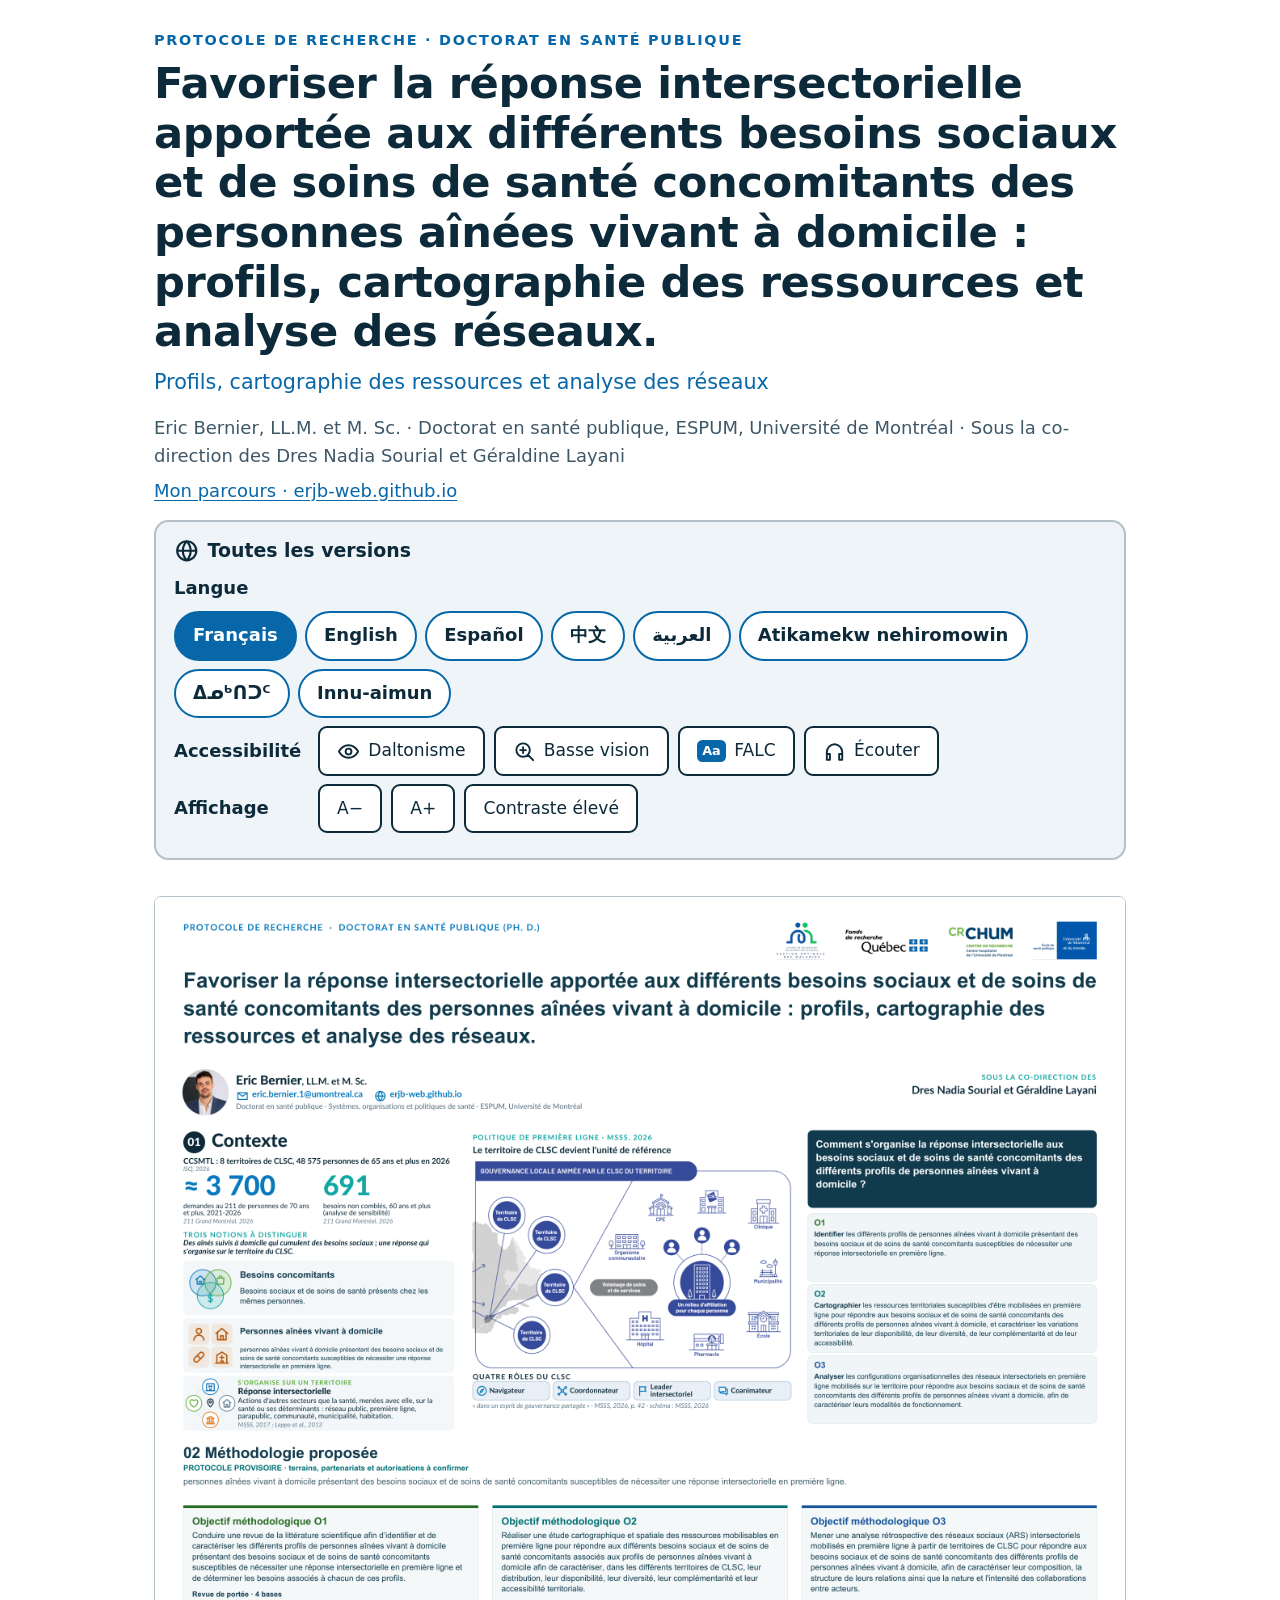
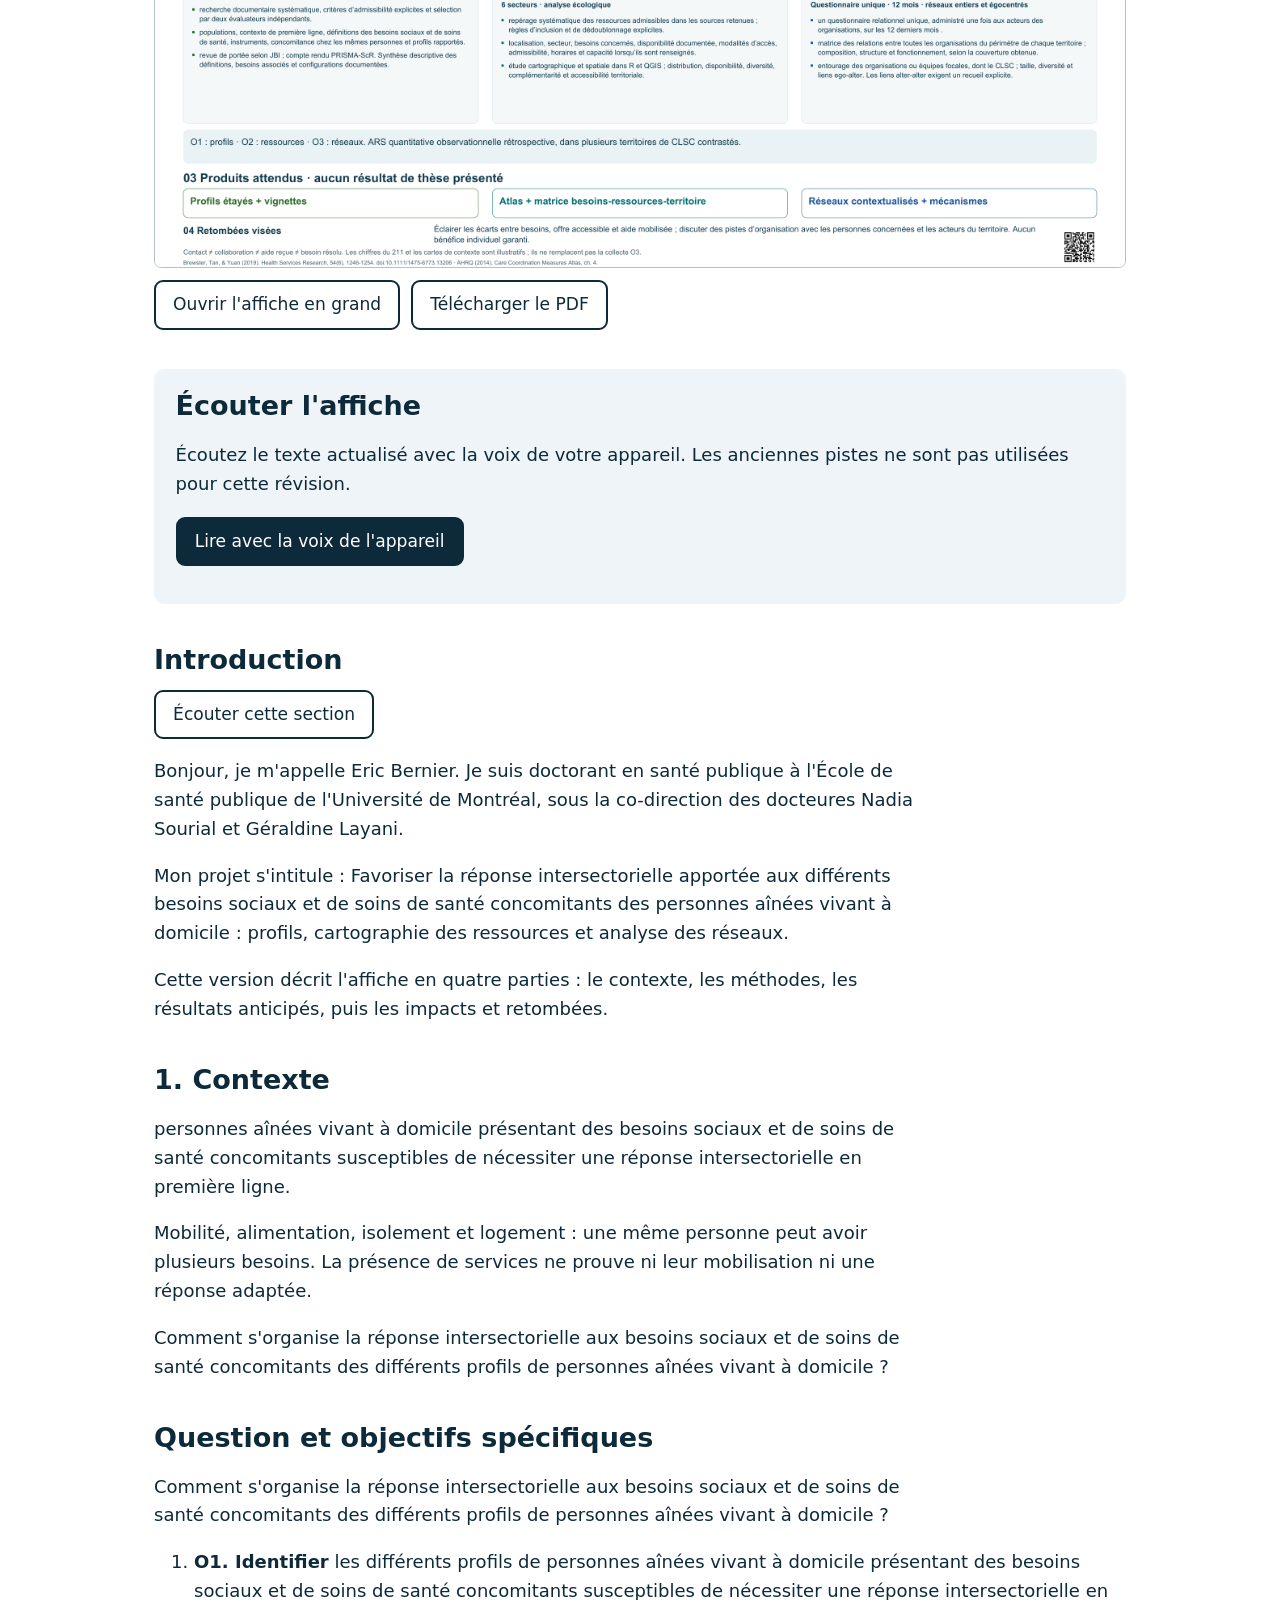
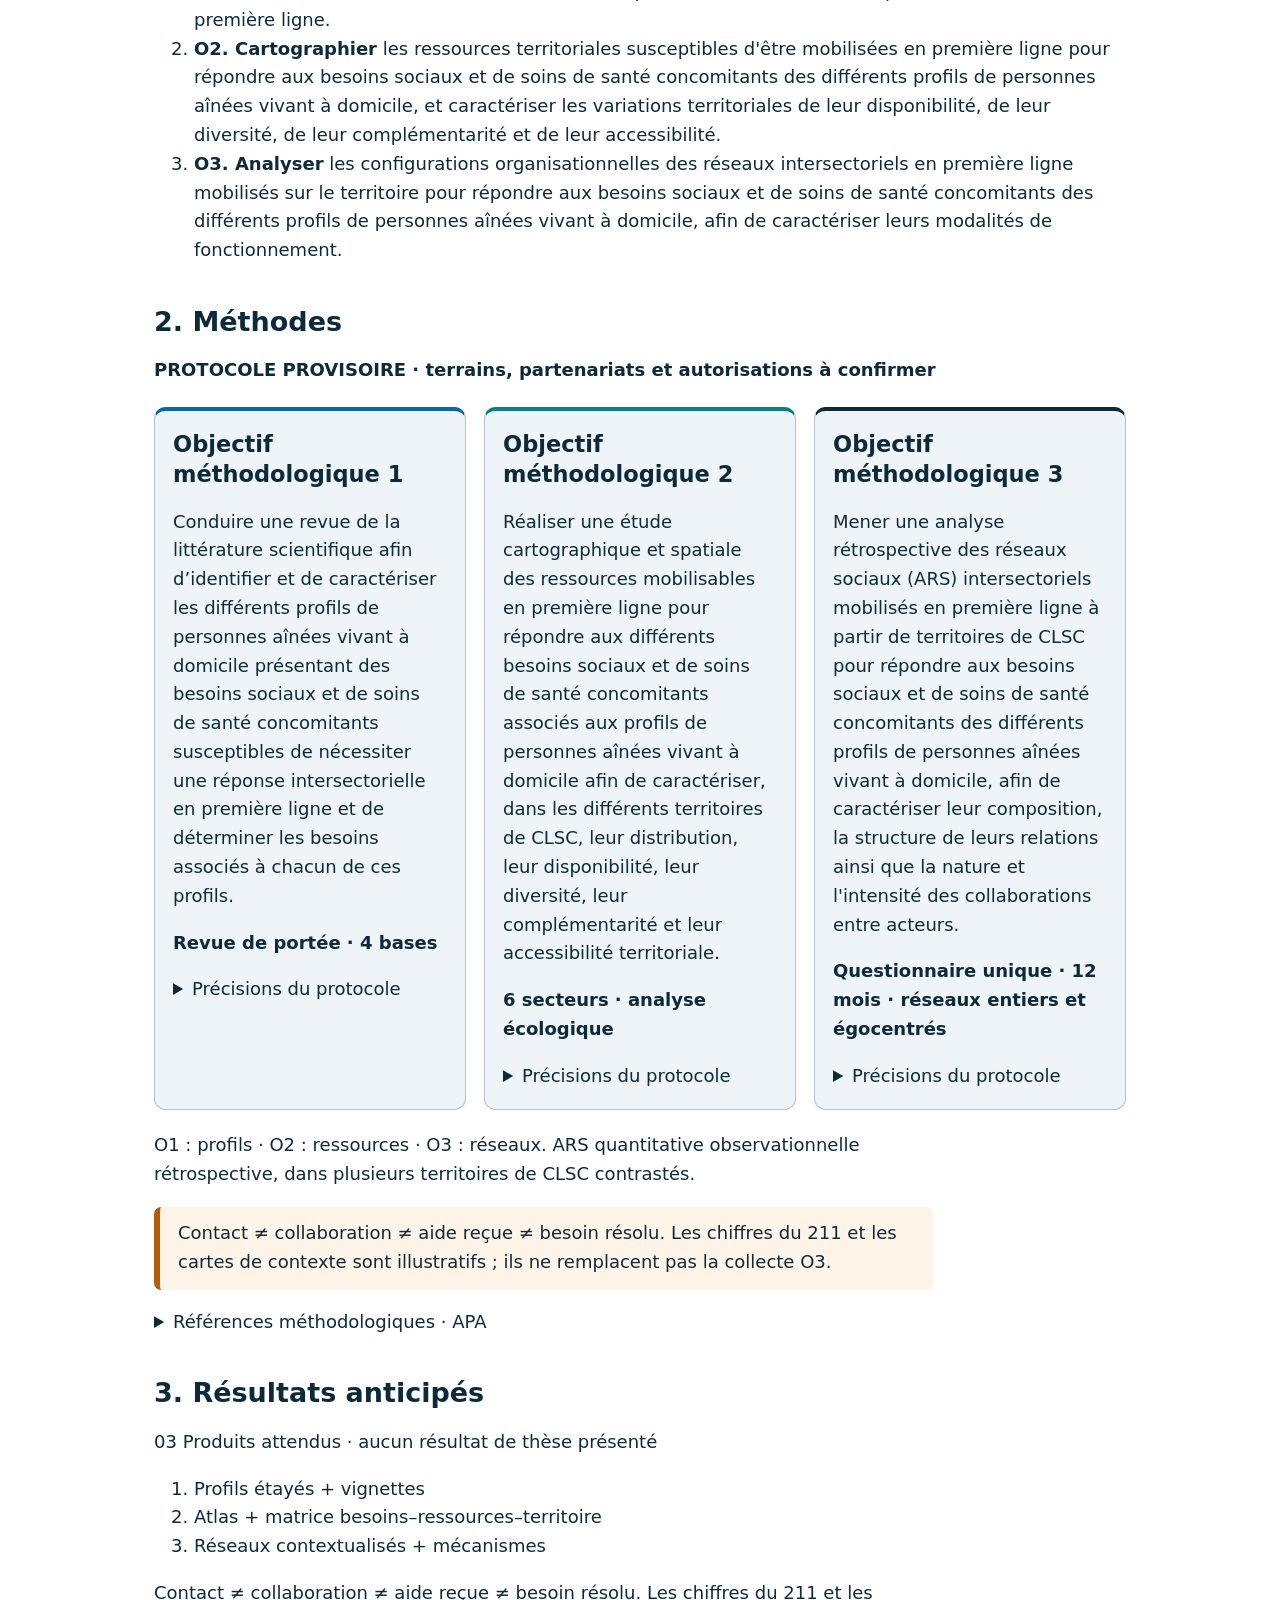
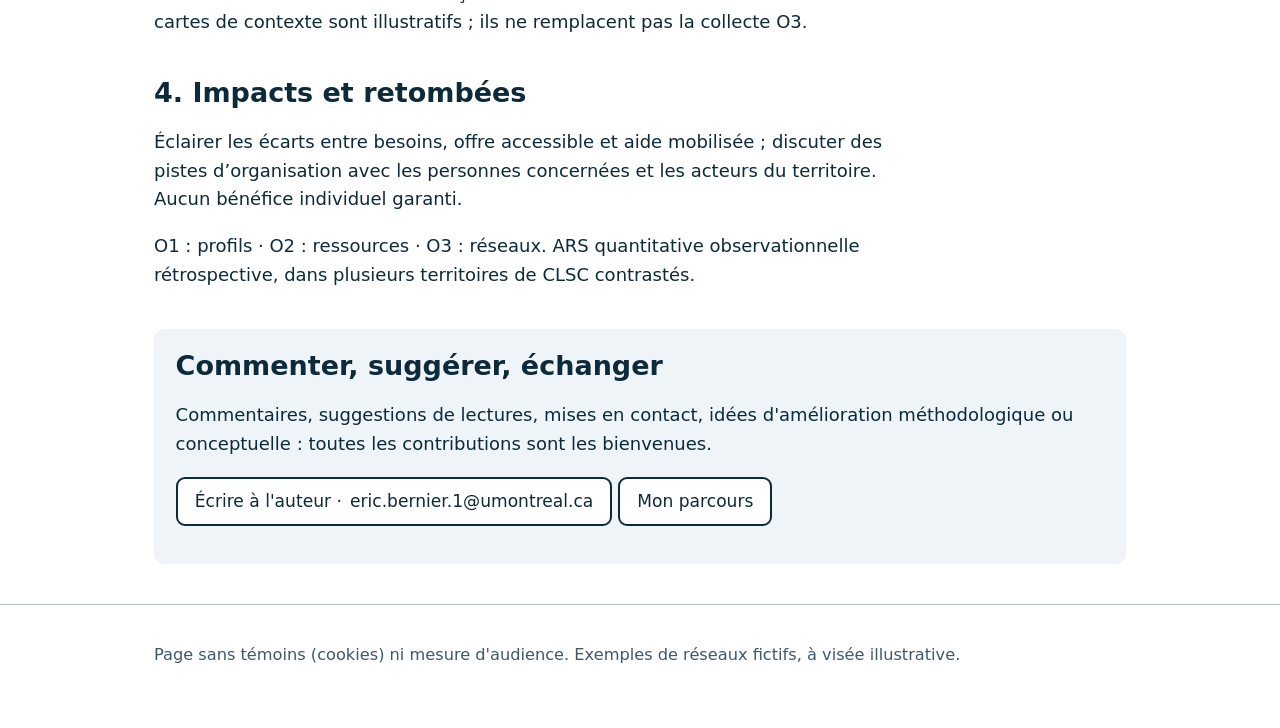
<file: index.html>
<!doctype html>
<html lang="fr" data-tts="fr-CA" data-version-methodologie="2026-10-21">
<head>
<meta charset="utf-8">
<meta name="viewport" content="width=device-width, initial-scale=1">
<title>Favoriser la réponse intersectorielle apportée aux différents besoins sociaux et de soins de santé concomitants des personnes aînées vivant à domicile : profils, cartographie des ressources et analyse des réseaux.</title>
<meta name="description" content="Profils, cartographie des ressources et analyse des réseaux">
<link rel="alternate" hreflang="fr" href="./">
<link rel="alternate" hreflang="en" href="en/">
<link rel="alternate" hreflang="es" href="es/">
<link rel="alternate" hreflang="zh-Hans" href="zh/">
<link rel="alternate" hreflang="ar" href="ar/">
<link rel="alternate" hreflang="atj" href="atj/">
<link rel="alternate" hreflang="iu" href="iu/">
<link rel="alternate" hreflang="moe" href="innu/">
<link rel="stylesheet" href="assets/style.css?v=e0b63c5130">
</head>
<body>
<a class="skip" href="#contenu">Aller au contenu</a>
<header class="top"><div class="wrap">
<p class="kicker">Protocole de recherche · Doctorat en santé publique</p>
<h1>Favoriser la réponse intersectorielle apportée aux différents besoins sociaux et de soins de santé concomitants des personnes aînées vivant à domicile : profils, cartographie des ressources et analyse des réseaux.</h1>
<p class="subtitle">Profils, cartographie des ressources et analyse des réseaux</p>
<p class="byline">Eric Bernier, LL.M. et M. Sc. · Doctorat en santé publique, ESPUM, Université de Montréal · Sous la co-direction des Dres Nadia Sourial et Géraldine Layani</p>
<p class="byline"><a href="https://erjb-web.github.io/#parcours">Mon parcours · erjb-web.github.io</a></p>
<nav class="versions" aria-labelledby="h-versions">
<h2 id="h-versions"><svg class="ic" viewBox="0 0 24 24" aria-hidden="true" focusable="false"><path d="M12 21 A9 9 0 1 0 12 3 A9 9 0 1 0 12 21 Z M3 12 H21 M12 3 C9.5 5.6 8.3 8.7 8.3 12 C8.3 15.3 9.5 18.4 12 21 M12 3 C14.5 5.6 15.7 8.7 15.7 12 C15.7 15.3 14.5 18.4 12 21" fill="none" stroke="currentColor" stroke-width="2" stroke-linecap="round" stroke-linejoin="round"/></svg>Toutes les versions</h2>
<div class="row"><span class="lab" id="lab-lang">Langue</span><ul class="pills" aria-labelledby="lab-lang">
<li><a href="./" hreflang="fr" lang="fr" aria-current="page">Français</a></li>
<li><a href="en/" hreflang="en" lang="en">English</a></li>
<li><a href="es/" hreflang="es" lang="es">Español</a></li>
<li><a href="zh/" hreflang="zh-Hans" lang="zh-Hans">中文</a></li>
<li><a href="ar/" hreflang="ar" lang="ar">العربية</a></li>
<li><a href="atj/" hreflang="atj" lang="atj">Atikamekw nehiromowin</a></li>
<li><a href="iu/" hreflang="iu" lang="iu">ᐃᓄᒃᑎᑐᑦ</a></li>
<li><a href="innu/" hreflang="moe" lang="moe">Innu-aimun</a></li>
</ul></div>
<div class="row"><span class="lab">Accessibilité</span>
<button type="button" id="daltonisme" aria-pressed="false"><svg class="ic" viewBox="0 0 24 24" aria-hidden="true" focusable="false"><path d="M2 12 C4.5 7.5 8 5.5 12 5.5 C16 5.5 19.5 7.5 22 12 C19.5 16.5 16 18.5 12 18.5 C8 18.5 4.5 16.5 2 12 Z M12 15 A3 3 0 1 0 12 9 A3 3 0 1 0 12 15 Z" fill="none" stroke="currentColor" stroke-width="2" stroke-linecap="round" stroke-linejoin="round"/></svg>Daltonisme</button>
<button type="button" id="bassevision" aria-pressed="false"><svg class="ic" viewBox="0 0 24 24" aria-hidden="true" focusable="false"><path d="M10.5 17.5 A7 7 0 1 0 10.5 3.5 A7 7 0 1 0 10.5 17.5 Z M15.6 15.6 L21 21 M7.5 10.5 H13.5 M10.5 7.5 V13.5" fill="none" stroke="currentColor" stroke-width="2" stroke-linecap="round" stroke-linejoin="round"/></svg>Basse vision</button>
<a class="btn" href="falc/" hreflang="fr"><span class="badge" aria-hidden="true">Aa</span>FALC</a>
<a class="btn" href="#ecouter"><svg class="ic" viewBox="0 0 24 24" aria-hidden="true" focusable="false"><path d="M4 15 V12.5 A8 8 0 0 1 20 12.5 V15 M4 14.5 H7.2 V20.5 H4 Z M20 14.5 H16.8 V20.5 H20 Z" fill="none" stroke="currentColor" stroke-width="2" stroke-linecap="round" stroke-linejoin="round"/></svg>Écouter</a>
</div>
<div class="row"><span class="lab">Affichage</span>
<button type="button" id="moins" aria-label="Réduire le texte">A−</button><button type="button" id="plus" aria-label="Agrandir le texte">A+</button>
<button type="button" id="contraste" aria-pressed="false">Contraste élevé</button></div>
</nav>
</div></header>
<main id="contenu" class="wrap">
<figure id="affiche-fig"><img id="affiche" src="img/affiche-fr.png?v=a03a8cca20" data-std="img/affiche-fr.png?v=a03a8cca20" data-cb="img/affiche-fr-daltonien.png?v=f433c5023a" alt="Affiche scientifique en quatre parties : contexte, méthodes, résultats anticipés, impacts et retombées. Description complète dans le texte de cette page." data-alt-std="Affiche scientifique en quatre parties : contexte, méthodes, résultats anticipés, impacts et retombées. Description complète dans le texte de cette page." data-alt-cb="Affiche en version adaptée au daltonisme : couleurs Okabe-Ito et une forme différente par secteur dans les réseaux. Description complète dans le texte de cette page." width="2400" height="2400">
<figcaption><a class="btn" href="img/affiche-fr.png?v=a03a8cca20" data-std="img/affiche-fr.png?v=a03a8cca20" data-cb="img/affiche-fr-daltonien.png?v=f433c5023a">Ouvrir l&#x27;affiche en grand</a><a class="btn" href="pdf/affiche-fr.pdf?v=44914d2173" data-std="pdf/affiche-fr.pdf?v=44914d2173" data-cb="pdf/affiche-fr-daltonien.pdf?v=e40689f669">Télécharger le PDF</a></figcaption></figure>
<section class="zoom" aria-labelledby="h-zoom"><h2 id="h-zoom">L&#x27;affiche en grand, partie par partie</h2>
<figure><h3>1 · Titre et auteur</h3><img src="img/zoom/fr-1.png?v=70576cffe6" data-std="img/zoom/fr-1.png?v=70576cffe6" data-cb="img/zoom/fr-daltonien-1.png?v=1bb9cb08cb" alt="Titre et auteur" loading="lazy"><figcaption><a class="btn" href="img/zoom/fr-1.png?v=70576cffe6" data-std="img/zoom/fr-1.png?v=70576cffe6" data-cb="img/zoom/fr-daltonien-1.png?v=1bb9cb08cb">Ouvrir en taille réelle</a></figcaption></figure>
<figure><h3>2 · Contexte : chiffres et notions</h3><img src="img/zoom/fr-2.png?v=1c564b7d8a" data-std="img/zoom/fr-2.png?v=1c564b7d8a" data-cb="img/zoom/fr-daltonien-2.png?v=a2e315d1db" alt="Contexte : chiffres et notions" loading="lazy"><figcaption><a class="btn" href="img/zoom/fr-2.png?v=1c564b7d8a" data-std="img/zoom/fr-2.png?v=1c564b7d8a" data-cb="img/zoom/fr-daltonien-2.png?v=a2e315d1db">Ouvrir en taille réelle</a></figcaption></figure>
<figure><h3>3 · Contexte : politique de première ligne</h3><img src="img/zoom/fr-3.png?v=1224de5cd1" data-std="img/zoom/fr-3.png?v=1224de5cd1" data-cb="img/zoom/fr-daltonien-3.png?v=2fd16244a4" alt="Contexte : politique de première ligne" loading="lazy"><figcaption><a class="btn" href="img/zoom/fr-3.png?v=1224de5cd1" data-std="img/zoom/fr-3.png?v=1224de5cd1" data-cb="img/zoom/fr-daltonien-3.png?v=2fd16244a4">Ouvrir en taille réelle</a></figcaption></figure>
<figure><h3>4 · Contexte : besoins, ressources et liens</h3><img src="img/zoom/fr-4.png?v=7f9050c78f" data-std="img/zoom/fr-4.png?v=7f9050c78f" data-cb="img/zoom/fr-daltonien-4.png?v=c762639cbc" alt="Contexte : besoins, ressources et liens" loading="lazy"><figcaption><a class="btn" href="img/zoom/fr-4.png?v=7f9050c78f" data-std="img/zoom/fr-4.png?v=7f9050c78f" data-cb="img/zoom/fr-daltonien-4.png?v=c762639cbc">Ouvrir en taille réelle</a></figcaption></figure>
<figure><h3>5 · Méthodes : profils et ressources</h3><img src="img/zoom/fr-5.png?v=6131bb3676" data-std="img/zoom/fr-5.png?v=6131bb3676" data-cb="img/zoom/fr-daltonien-5.png?v=6c0c9da4bd" alt="Méthodes : profils et ressources" loading="lazy"><figcaption><a class="btn" href="img/zoom/fr-5.png?v=6131bb3676" data-std="img/zoom/fr-5.png?v=6131bb3676" data-cb="img/zoom/fr-daltonien-5.png?v=6c0c9da4bd">Ouvrir en taille réelle</a></figcaption></figure>
<figure><h3>6 · Méthodes : réseaux et entretiens</h3><img src="img/zoom/fr-6.png?v=edc326e432" data-std="img/zoom/fr-6.png?v=edc326e432" data-cb="img/zoom/fr-daltonien-6.png?v=e6e3b7d177" alt="Méthodes : réseaux et entretiens" loading="lazy"><figcaption><a class="btn" href="img/zoom/fr-6.png?v=edc326e432" data-std="img/zoom/fr-6.png?v=edc326e432" data-cb="img/zoom/fr-daltonien-6.png?v=e6e3b7d177">Ouvrir en taille réelle</a></figcaption></figure>
<figure><h3>7 · Résultats anticipés : trois produits</h3><img src="img/zoom/fr-7.png?v=990a15c7dd" data-std="img/zoom/fr-7.png?v=990a15c7dd" data-cb="img/zoom/fr-daltonien-7.png?v=c1bb5a0f3c" alt="Résultats anticipés : trois produits" loading="lazy"><figcaption><a class="btn" href="img/zoom/fr-7.png?v=990a15c7dd" data-std="img/zoom/fr-7.png?v=990a15c7dd" data-cb="img/zoom/fr-daltonien-7.png?v=c1bb5a0f3c">Ouvrir en taille réelle</a></figcaption></figure>
<figure><h3>8 · Impacts et retombées, codes QR</h3><img src="img/zoom/fr-8.png?v=347ffcf8de" data-std="img/zoom/fr-8.png?v=347ffcf8de" data-cb="img/zoom/fr-daltonien-8.png?v=347ffcf8de" alt="Impacts et retombées, codes QR" loading="lazy"><figcaption><a class="btn" href="img/zoom/fr-8.png?v=347ffcf8de" data-std="img/zoom/fr-8.png?v=347ffcf8de" data-cb="img/zoom/fr-daltonien-8.png?v=347ffcf8de">Ouvrir en taille réelle</a></figcaption></figure>
</section>
<section class="listen" aria-labelledby="ecouter"><h2 id="ecouter">Écouter l&#x27;affiche</h2><p data-say="Écoutez le texte actualisé avec la voix de votre appareil. Les anciennes pistes ne sont pas utilisées pour cette révision.">Écoutez le texte actualisé avec la voix de votre appareil. Les anciennes pistes ne sont pas utilisées pour cette révision.</p>
<p id="tts-note" class="note hidden">Les enregistrements ne sont pas encore en ligne : la page peut lire le texte avec la voix de votre appareil.</p>
<p id="no-voice" class="note hidden">Pas encore de version audio dans cette langue.</p>
<p><button type="button" class="tts primary btn" data-speak="all">Lire avec la voix de l&#x27;appareil</button> <button type="button" id="stop" class="tts hidden">Arrêter la lecture</button></p>

</section>
<section class="text" id="intro" aria-labelledby="h-intro"><h2 id="h-intro">Introduction</h2>
<p class="say"><button type="button" class="tts" data-speak="intro">Écouter cette section</button></p>
<p data-say="Bonjour, je m&#x27;appelle Eric Bernier. Je suis doctorant en santé publique à l&#x27;École de santé publique de l&#x27;Université de Montréal, sous la co-direction des docteures Nadia Sourial et Géraldine Layani.">Bonjour, je m&#x27;appelle Eric Bernier. Je suis doctorant en santé publique à l&#x27;École de santé publique de l&#x27;Université de Montréal, sous la co-direction des docteures Nadia Sourial et Géraldine Layani.</p>
<p data-say="Mon projet s&#x27;intitule : Favoriser la réponse intersectorielle apportée aux différents besoins sociaux et de soins de santé concomitants des personnes aînées vivant à domicile : profils, cartographie des ressources et analyse des réseaux.">Mon projet s&#x27;intitule : Favoriser la réponse intersectorielle apportée aux différents besoins sociaux et de soins de santé concomitants des personnes aînées vivant à domicile : profils, cartographie des ressources et analyse des réseaux.</p>
<p data-say="Cette version décrit l&#x27;affiche en quatre parties : le contexte, les méthodes, les résultats anticipés, puis les impacts et retombées.">Cette version décrit l&#x27;affiche en quatre parties : le contexte, les méthodes, les résultats anticipés, puis les impacts et retombées.</p>
</section>
<section class="text" id="contexte" aria-labelledby="h-contexte"><h2 id="h-contexte">1. Contexte</h2><p data-say="personnes aînées vivant à domicile présentant des besoins sociaux et de soins de santé concomitants susceptibles de nécessiter une réponse intersectorielle en première ligne.">personnes aînées vivant à domicile présentant des besoins sociaux et de soins de santé concomitants susceptibles de nécessiter une réponse intersectorielle en première ligne.</p><p data-say="Mobilité, alimentation, isolement et logement : une même personne peut avoir plusieurs besoins. La présence de services ne prouve ni leur mobilisation ni une réponse adaptée.">Mobilité, alimentation, isolement et logement : une même personne peut avoir plusieurs besoins. La présence de services ne prouve ni leur mobilisation ni une réponse adaptée.</p><p data-say="Comment s&#x27;organise la réponse intersectorielle aux besoins sociaux et de soins de santé concomitants des différents profils de personnes aînées vivant à domicile ?">Comment s&#x27;organise la réponse intersectorielle aux besoins sociaux et de soins de santé concomitants des différents profils de personnes aînées vivant à domicile ?</p></section>
<section class="text" id="objectifs-recherche"><h2>Question et objectifs spécifiques</h2><p data-say="Comment s&#x27;organise la réponse intersectorielle aux besoins sociaux et de soins de santé concomitants des différents profils de personnes aînées vivant à domicile ?">Comment s&#x27;organise la réponse intersectorielle aux besoins sociaux et de soins de santé concomitants des différents profils de personnes aînées vivant à domicile ?</p><ol><li><strong>O1. Identifier</strong> les différents profils de personnes aînées vivant à domicile présentant des besoins sociaux et de soins de santé concomitants susceptibles de nécessiter une réponse intersectorielle en première ligne.</li><li><strong>O2. Cartographier</strong> les ressources territoriales susceptibles d&#x27;être mobilisées en première ligne pour répondre aux besoins sociaux et de soins de santé concomitants des différents profils de personnes aînées vivant à domicile, et caractériser les variations territoriales de leur disponibilité, de leur diversité, de leur complémentarité et de leur accessibilité.</li><li><strong>O3. Analyser</strong> les configurations organisationnelles des réseaux intersectoriels en première ligne mobilisés sur le territoire pour répondre aux besoins sociaux et de soins de santé concomitants des différents profils de personnes aînées vivant à domicile, afin de caractériser leurs modalités de fonctionnement.</li></ol></section><section class="text" id="methodes" aria-labelledby="h-methodes"><h2 id="h-methodes">2. Méthodes</h2><p class="statut-protocole" data-say="PROTOCOLE PROVISOIRE · terrains, partenariats et autorisations à confirmer">PROTOCOLE PROVISOIRE · terrains, partenariats et autorisations à confirmer</p><div class="methodes-cartes"><article><h3>Objectif méthodologique 1</h3><p class="methodo-formulation-officielle" data-say="Conduire une revue de la littérature scientifique afin d’identifier et de caractériser les différents profils de personnes aînées vivant à domicile présentant des besoins sociaux et de soins de santé concomitants susceptibles de nécessiter une réponse intersectorielle en première ligne et de déterminer les besoins associés à chacun de ces profils.">Conduire une revue de la littérature scientifique afin d’identifier et de caractériser les différents profils de personnes aînées vivant à domicile présentant des besoins sociaux et de soins de santé concomitants susceptibles de nécessiter une réponse intersectorielle en première ligne et de déterminer les besoins associés à chacun de ces profils.</p><p class="methode-repere" data-say="Revue de portée · 4 bases">Revue de portée · 4 bases</p><details><summary>Précisions du protocole</summary><ol><li data-say="recherche documentaire systématique, critères d’admissibilité explicites et sélection par deux évaluateurs indépendants.">recherche documentaire systématique, critères d’admissibilité explicites et sélection par deux évaluateurs indépendants.</li><li data-say="populations, contexte de première ligne, définitions des besoins sociaux et de soins de santé, instruments, concomitance chez les mêmes personnes et profils rapportés.">populations, contexte de première ligne, définitions des besoins sociaux et de soins de santé, instruments, concomitance chez les mêmes personnes et profils rapportés.</li><li data-say="revue de portée selon JBI ; compte rendu PRISMA-ScR. Synthèse descriptive des définitions, besoins associés et configurations documentées.">revue de portée selon JBI ; compte rendu PRISMA-ScR. Synthèse descriptive des définitions, besoins associés et configurations documentées.</li></ol></details></article><article><h3>Objectif méthodologique 2</h3><p class="methodo-formulation-officielle" data-say="Réaliser une étude cartographique et spatiale des ressources mobilisables en première ligne pour répondre aux différents besoins sociaux et de soins de santé concomitants associés aux profils de personnes aînées vivant à domicile afin de caractériser, dans les différents territoires de CLSC, leur distribution, leur disponibilité, leur diversité, leur complémentarité et leur accessibilité territoriale.">Réaliser une étude cartographique et spatiale des ressources mobilisables en première ligne pour répondre aux différents besoins sociaux et de soins de santé concomitants associés aux profils de personnes aînées vivant à domicile afin de caractériser, dans les différents territoires de CLSC, leur distribution, leur disponibilité, leur diversité, leur complémentarité et leur accessibilité territoriale.</p><p class="methode-repere" data-say="6 secteurs · analyse écologique">6 secteurs · analyse écologique</p><details><summary>Précisions du protocole</summary><ol><li data-say="repérage systématique des ressources admissibles dans les sources retenues ; règles d’inclusion et de dédoublonnage explicites.">repérage systématique des ressources admissibles dans les sources retenues ; règles d’inclusion et de dédoublonnage explicites.</li><li data-say="localisation, secteur, besoins concernés, disponibilité documentée, modalités d’accès, admissibilité, horaires et capacité lorsqu’ils sont renseignés.">localisation, secteur, besoins concernés, disponibilité documentée, modalités d’accès, admissibilité, horaires et capacité lorsqu’ils sont renseignés.</li><li data-say="étude cartographique et spatiale dans R et QGIS ; distribution, disponibilité, diversité, complémentarité et accessibilité territoriale.">étude cartographique et spatiale dans R et QGIS ; distribution, disponibilité, diversité, complémentarité et accessibilité territoriale.</li></ol></details></article><article><h3>Objectif méthodologique 3</h3><p class="methodo-formulation-officielle" data-say="Mener une analyse rétrospective des réseaux sociaux (ARS) intersectoriels mobilisés en première ligne à partir de territoires de CLSC pour répondre aux besoins sociaux et de soins de santé concomitants des différents profils de personnes aînées vivant à domicile, afin de caractériser leur composition, la structure de leurs relations ainsi que la nature et l&#x27;intensité des collaborations entre acteurs.">Mener une analyse rétrospective des réseaux sociaux (ARS) intersectoriels mobilisés en première ligne à partir de territoires de CLSC pour répondre aux besoins sociaux et de soins de santé concomitants des différents profils de personnes aînées vivant à domicile, afin de caractériser leur composition, la structure de leurs relations ainsi que la nature et l&#x27;intensité des collaborations entre acteurs.</p><p class="methode-repere" data-say="Questionnaire unique · 12 mois · réseaux entiers et égocentrés">Questionnaire unique · 12 mois · réseaux entiers et égocentrés</p><details><summary>Précisions du protocole</summary><ol><li data-say="un questionnaire relationnel unique, administré une fois aux acteurs des organisations, sur les 12 derniers mois .">un questionnaire relationnel unique, administré une fois aux acteurs des organisations, sur les 12 derniers mois .</li><li data-say="matrice des relations entre toutes les organisations du périmètre de chaque territoire ; composition, structure et fonctionnement, selon la couverture obtenue.">matrice des relations entre toutes les organisations du périmètre de chaque territoire ; composition, structure et fonctionnement, selon la couverture obtenue.</li><li data-say="entourage des organisations ou équipes focales, dont le CLSC ; taille, diversité et liens ego–alter. Les liens alter–alter exigent un recueil explicite.">entourage des organisations ou équipes focales, dont le CLSC ; taille, diversité et liens ego–alter. Les liens alter–alter exigent un recueil explicite.</li></ol></details></article></div><p data-say="O1 : profils · O2 : ressources · O3 : réseaux. ARS quantitative observationnelle rétrospective, dans plusieurs territoires de CLSC contrastés.">O1 : profils · O2 : ressources · O3 : réseaux. ARS quantitative observationnelle rétrospective, dans plusieurs territoires de CLSC contrastés.</p><p class="prelim" data-say="Contact ≠ collaboration ≠ aide reçue ≠ besoin résolu. Les chiffres du 211 et les cartes de contexte sont illustratifs ; ils ne remplacent pas la collecte O3.">Contact ≠ collaboration ≠ aide reçue ≠ besoin résolu. Les chiffres du 211 et les cartes de contexte sont illustratifs ; ils ne remplacent pas la collecte O3.</p><details class="sources-ars"><summary>Références méthodologiques · APA</summary><p>Brewster, A. L., Tan, A. X., &amp; Yuan, C. T. (2019). Development and application of a survey instrument to measure collaboration among health care and social services organizations. <i>Health Services Research, 54</i>(6), 1246–1254. <a href="https://doi.org/10.1111/1475-6773.13206">https://doi.org/10.1111/1475-6773.13206</a></p><p>Agency for Healthcare Research and Quality. (2014). Chapter 4: Emerging trends in care coordination measurement. In <i>Care coordination measures atlas update</i>. <a href="https://www.ahrq.gov/ncepcr/care/coordination/atlas/chapter4.html">AHRQ</a></p></details></section>
<section class="text" id="resultats" aria-labelledby="h-resultats"><h2 id="h-resultats">3. Résultats anticipés</h2><p data-say="03  Produits attendus · aucun résultat de thèse présenté">03  Produits attendus · aucun résultat de thèse présenté</p><ol><li data-say="Profils étayés + vignettes">Profils étayés + vignettes</li><li data-say="Atlas + matrice besoins–ressources–territoire">Atlas + matrice besoins–ressources–territoire</li><li data-say="Réseaux contextualisés + mécanismes">Réseaux contextualisés + mécanismes</li></ol><p data-say="Contact ≠ collaboration ≠ aide reçue ≠ besoin résolu. Les chiffres du 211 et les cartes de contexte sont illustratifs ; ils ne remplacent pas la collecte O3.">Contact ≠ collaboration ≠ aide reçue ≠ besoin résolu. Les chiffres du 211 et les cartes de contexte sont illustratifs ; ils ne remplacent pas la collecte O3.</p></section>
<section class="text" id="impacts" aria-labelledby="h-impacts"><h2 id="h-impacts">4. Impacts et retombées</h2><p data-say="Éclairer les écarts entre besoins, offre accessible et aide mobilisée ; discuter des pistes d’organisation avec les personnes concernées et les acteurs du territoire. Aucun bénéfice individuel garanti.">Éclairer les écarts entre besoins, offre accessible et aide mobilisée ; discuter des pistes d’organisation avec les personnes concernées et les acteurs du territoire. Aucun bénéfice individuel garanti.</p><p data-say="O1 : profils · O2 : ressources · O3 : réseaux. ARS quantitative observationnelle rétrospective, dans plusieurs territoires de CLSC contrastés.">O1 : profils · O2 : ressources · O3 : réseaux. ARS quantitative observationnelle rétrospective, dans plusieurs territoires de CLSC contrastés.</p></section>
<section class="listen" aria-labelledby="contact"><h2 id="contact">Commenter, suggérer, échanger</h2><p>Commentaires, suggestions de lectures, mises en contact, idées d&#x27;amélioration méthodologique ou conceptuelle : toutes les contributions sont les bienvenues.</p><p>
<a class="btn" href="mailto:eric.bernier.1@umontreal.ca">Écrire à l&#x27;auteur · <span dir="ltr">eric.bernier.1@umontreal.ca</span></a> <a class="btn" href="https://erjb-web.github.io/#parcours">Mon parcours</a></p></section>
</main>
<footer><div class="wrap"><p>Page sans témoins (cookies) ni mesure d&#x27;audience. Exemples de réseaux fictifs, à visée illustrative.</p></div></footer>
<script src="assets/app.js?v=f458c722fc"></script>
</body>
</html>
</file>
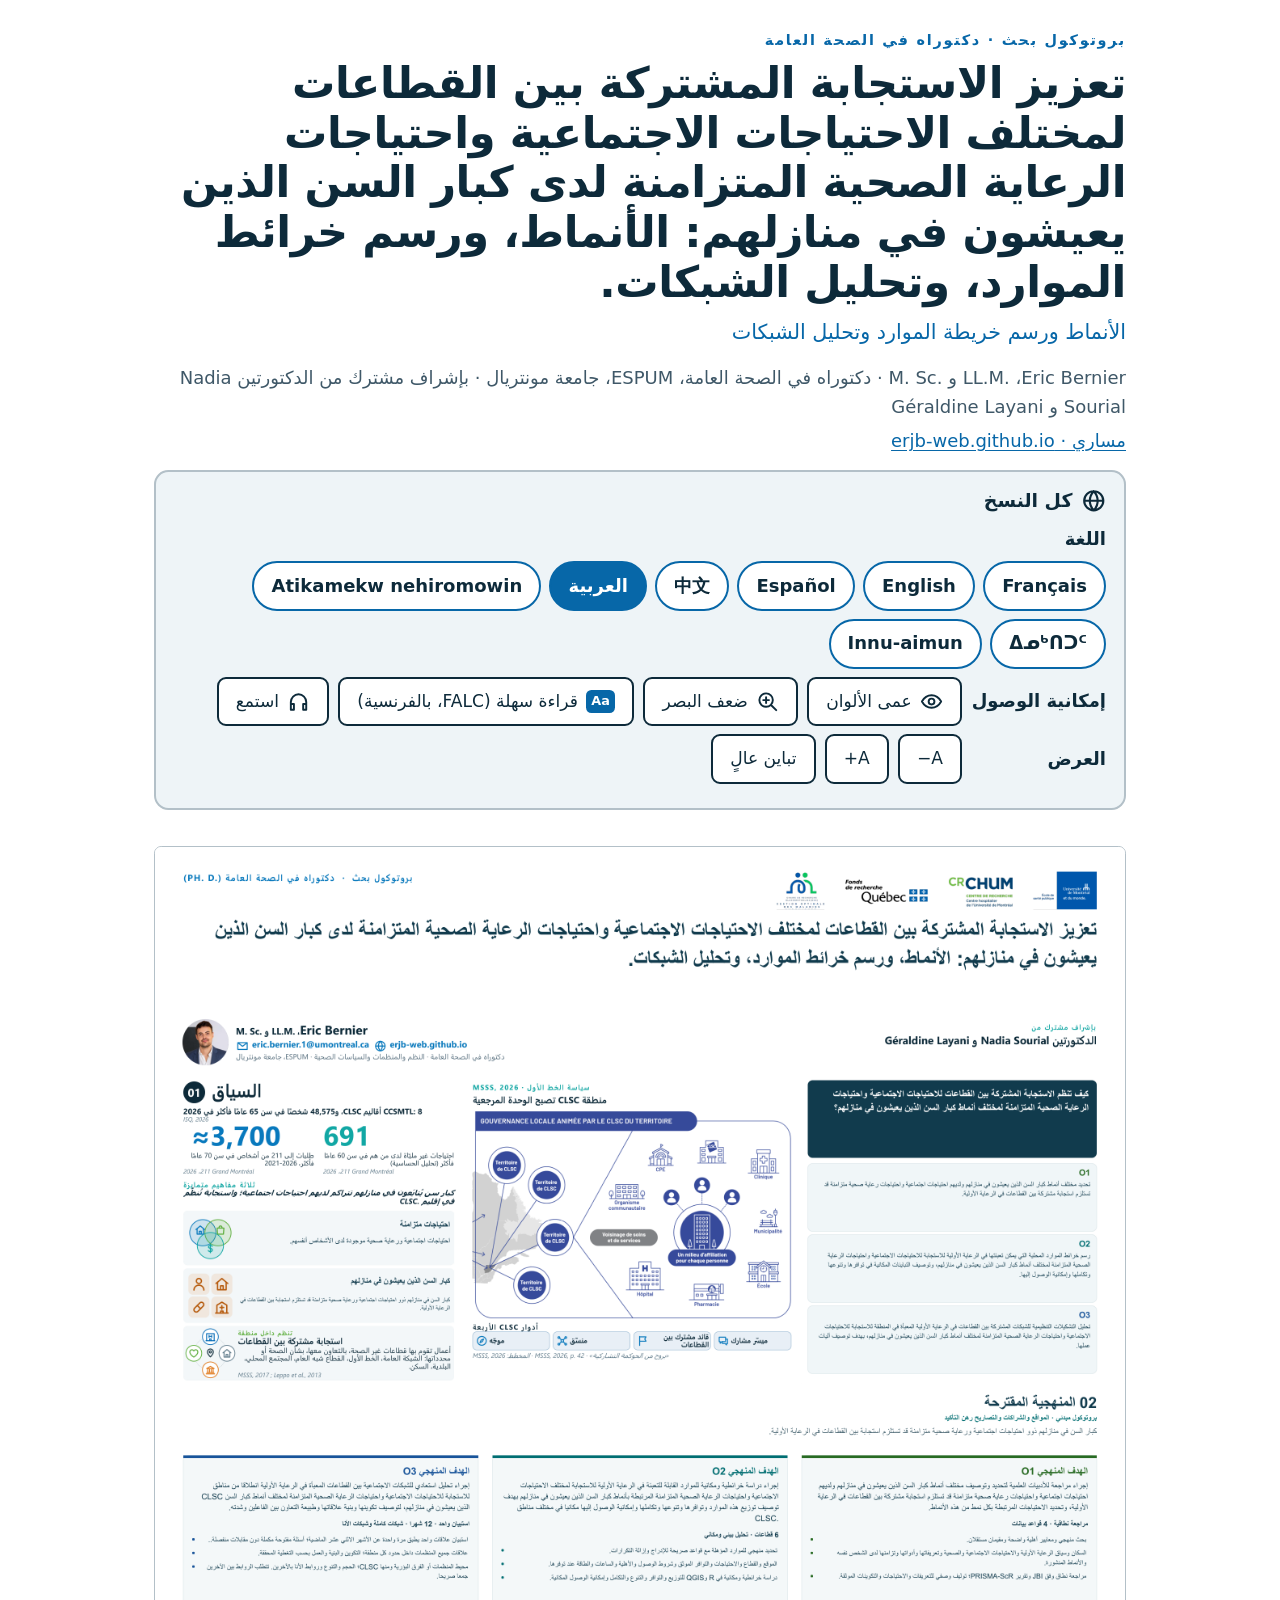
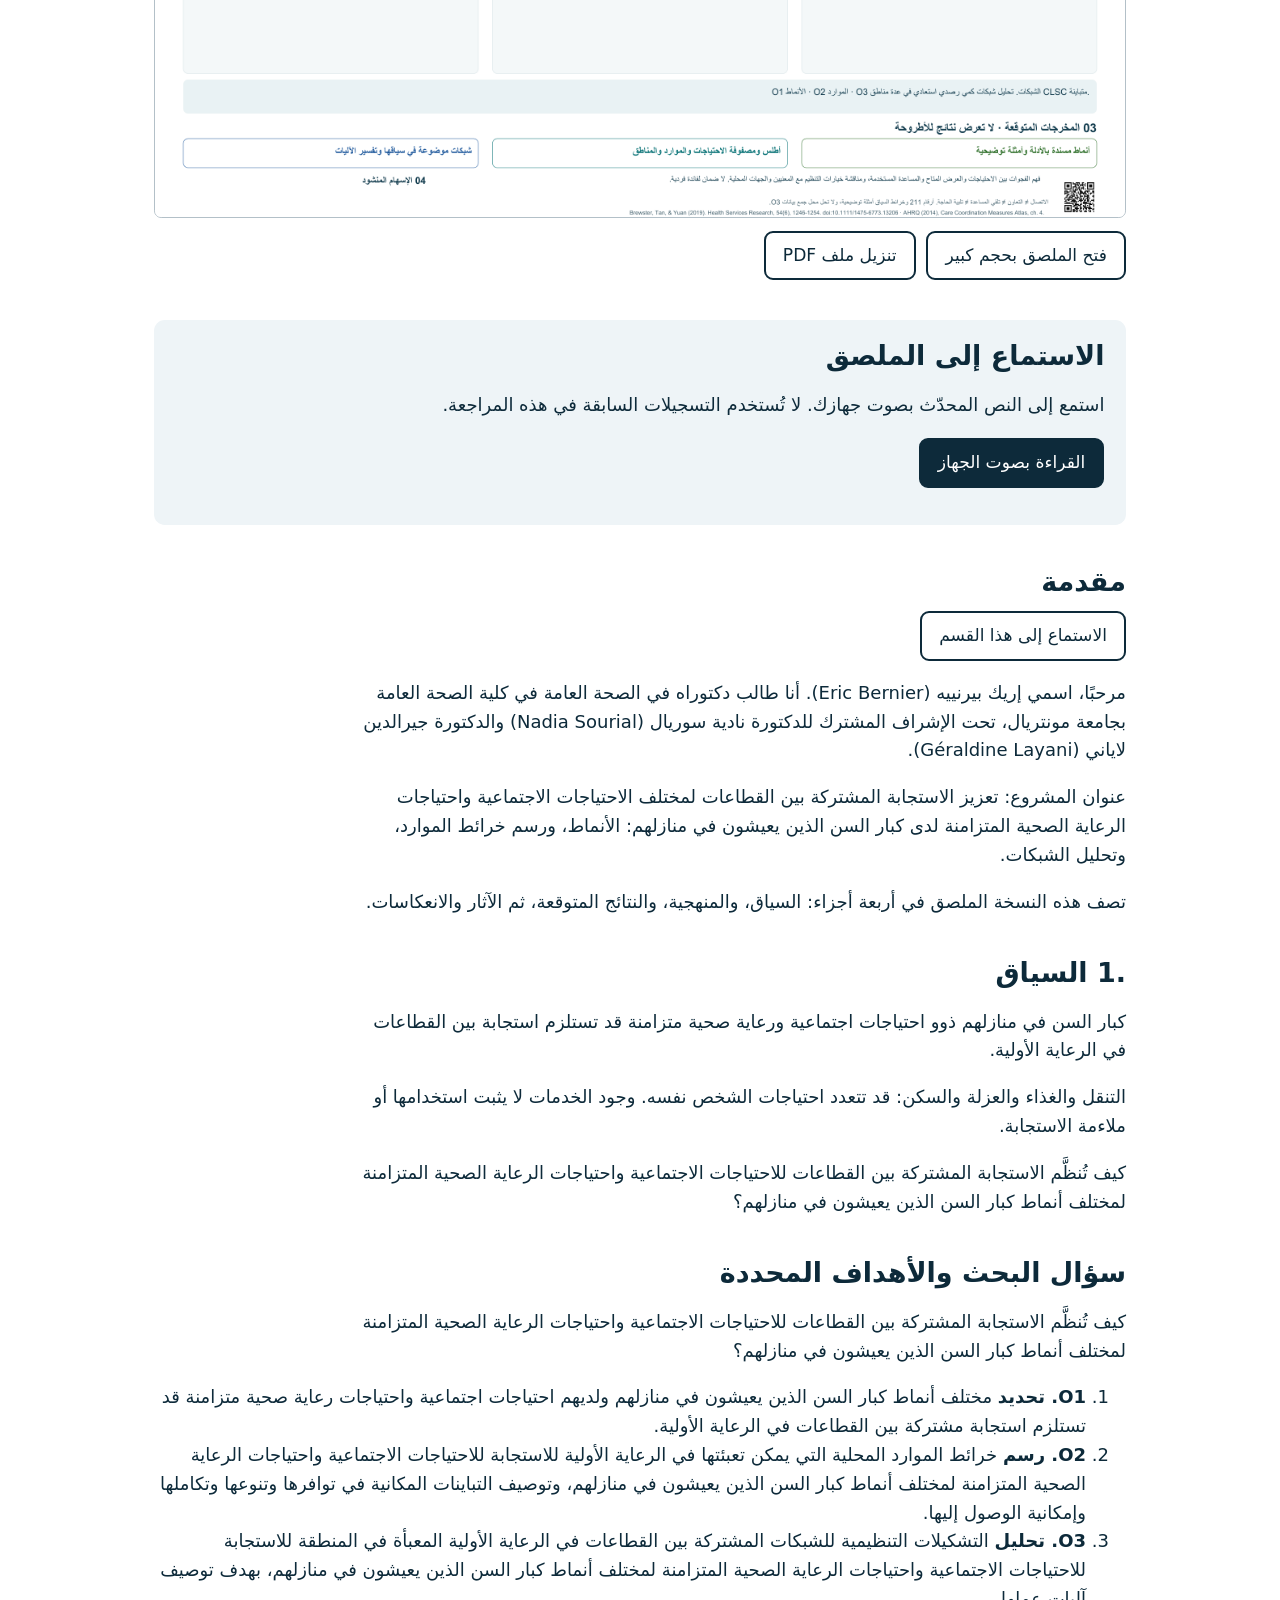
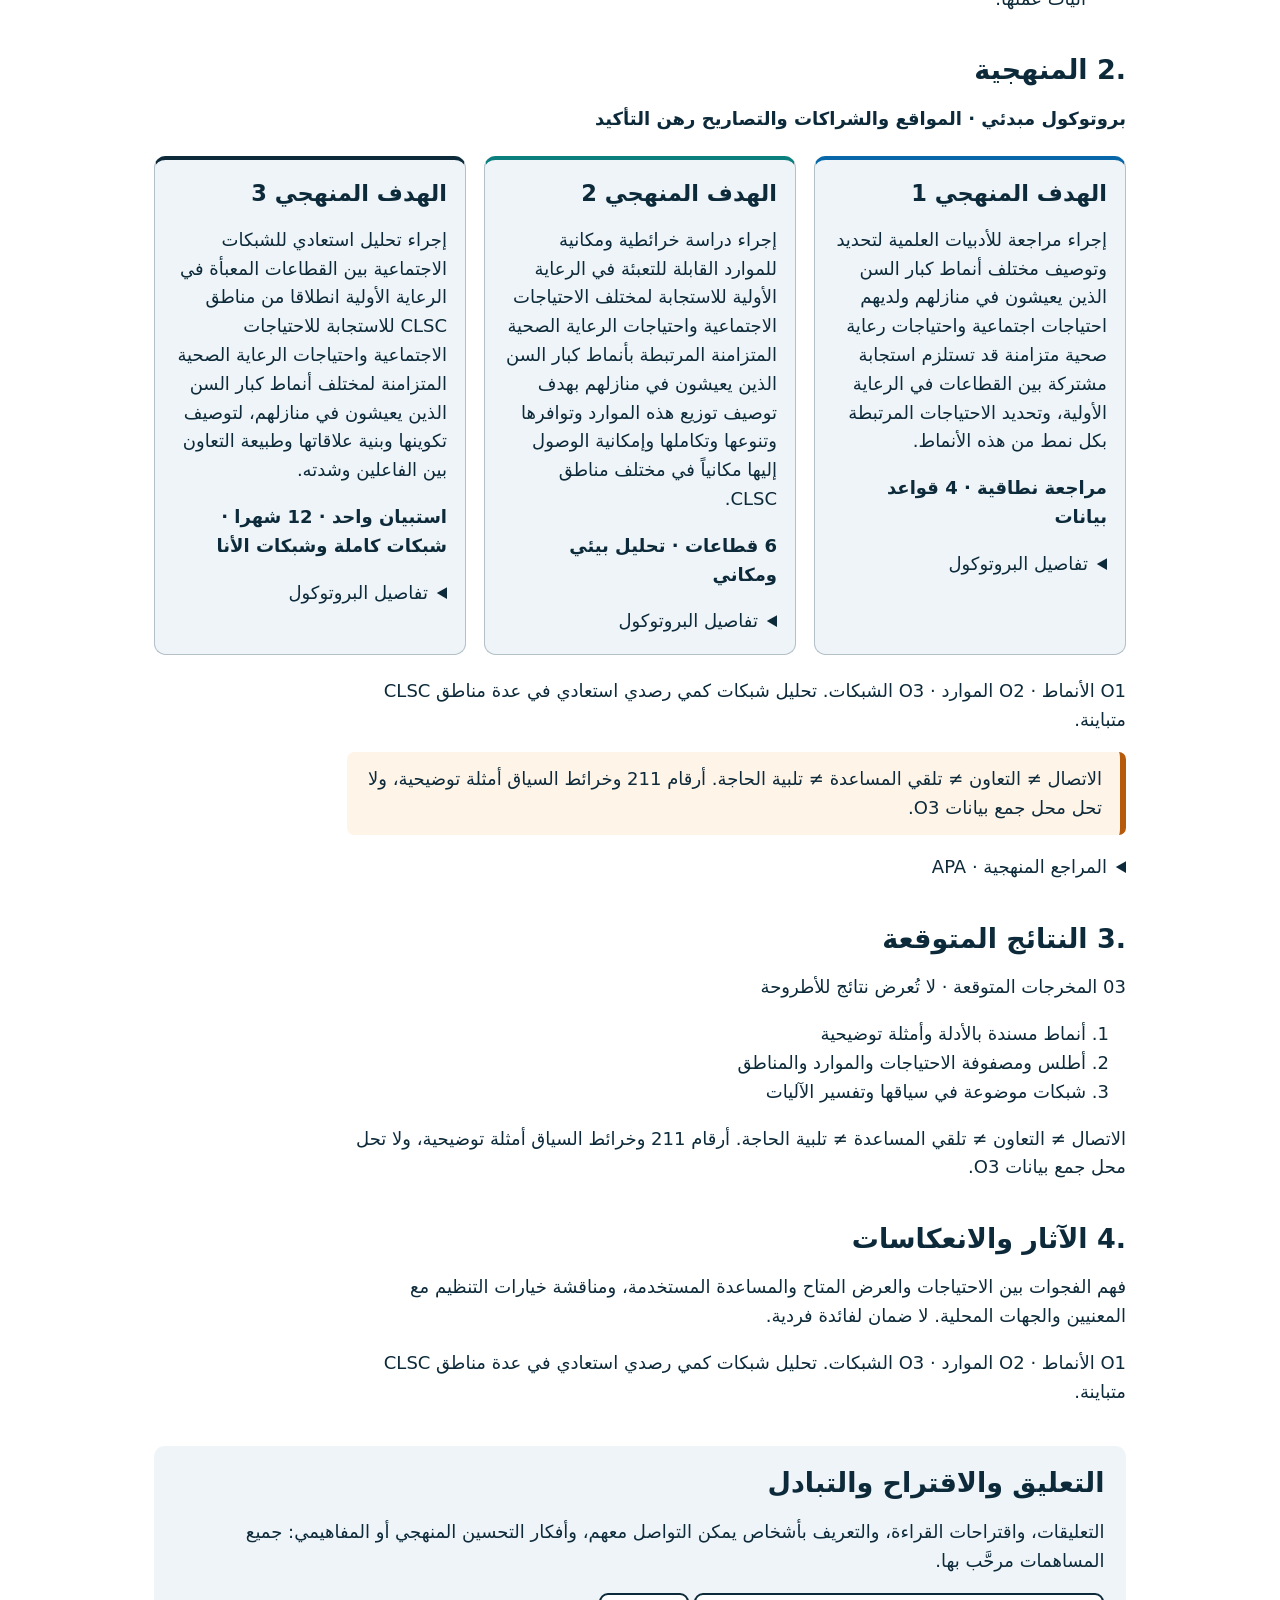
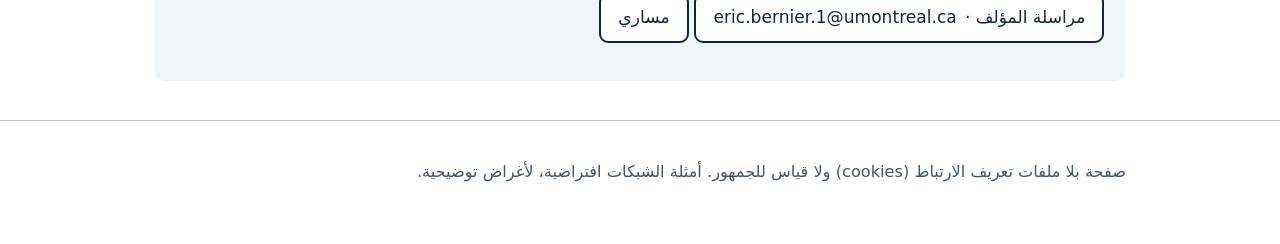
<file: ar/index.html>
<!doctype html>
<html lang="ar" dir="rtl" data-tts="ar-SA" data-version-methodologie="2026-10-21">
<head>
<meta charset="utf-8">
<meta name="viewport" content="width=device-width, initial-scale=1">
<title>تعزيز الاستجابة المشتركة بين القطاعات لمختلف الاحتياجات الاجتماعية واحتياجات الرعاية الصحية المتزامنة لدى كبار السن الذين يعيشون في منازلهم: الأنماط، ورسم خرائط الموارد، وتحليل الشبكات.</title>
<meta name="description" content="الأنماط ورسم خريطة الموارد وتحليل الشبكات">
<link rel="alternate" hreflang="fr" href=".././">
<link rel="alternate" hreflang="en" href="../en/">
<link rel="alternate" hreflang="es" href="../es/">
<link rel="alternate" hreflang="zh-Hans" href="../zh/">
<link rel="alternate" hreflang="ar" href="../ar/">
<link rel="alternate" hreflang="atj" href="../atj/">
<link rel="alternate" hreflang="iu" href="../iu/">
<link rel="alternate" hreflang="moe" href="../innu/">
<link rel="stylesheet" href="../assets/style.css?v=e0b63c5130">
</head>
<body>
<a class="skip" href="#contenu">الانتقال إلى المحتوى</a>
<header class="top"><div class="wrap">
<p class="kicker">بروتوكول بحث · دكتوراه في الصحة العامة</p>
<h1>تعزيز الاستجابة المشتركة بين القطاعات لمختلف الاحتياجات الاجتماعية واحتياجات الرعاية الصحية المتزامنة لدى كبار السن الذين يعيشون في منازلهم: الأنماط، ورسم خرائط الموارد، وتحليل الشبكات.</h1>
<p class="subtitle">الأنماط ورسم خريطة الموارد وتحليل الشبكات</p>
<p class="byline"><bdi>Eric Bernier</bdi>، <bdi>LL.M.</bdi> و <bdi>M. Sc.</bdi> · دكتوراه في الصحة العامة، <bdi>ESPUM</bdi>، جامعة مونتريال · بإشراف مشترك من الدكتورتين <bdi>Nadia Sourial</bdi> و <bdi>Géraldine Layani</bdi></p>
<p class="byline"><a href="https://erjb-web.github.io/#parcours">مساري · erjb-web.github.io</a></p>
<nav class="versions" aria-labelledby="h-versions">
<h2 id="h-versions"><svg class="ic" viewBox="0 0 24 24" aria-hidden="true" focusable="false"><path d="M12 21 A9 9 0 1 0 12 3 A9 9 0 1 0 12 21 Z M3 12 H21 M12 3 C9.5 5.6 8.3 8.7 8.3 12 C8.3 15.3 9.5 18.4 12 21 M12 3 C14.5 5.6 15.7 8.7 15.7 12 C15.7 15.3 14.5 18.4 12 21" fill="none" stroke="currentColor" stroke-width="2" stroke-linecap="round" stroke-linejoin="round"/></svg>كل النسخ</h2>
<div class="row"><span class="lab" id="lab-lang">اللغة</span><ul class="pills" aria-labelledby="lab-lang">
<li><a href=".././" hreflang="fr" lang="fr">Français</a></li>
<li><a href="../en/" hreflang="en" lang="en">English</a></li>
<li><a href="../es/" hreflang="es" lang="es">Español</a></li>
<li><a href="../zh/" hreflang="zh-Hans" lang="zh-Hans">中文</a></li>
<li><a href="../ar/" hreflang="ar" lang="ar" aria-current="page">العربية</a></li>
<li><a href="../atj/" hreflang="atj" lang="atj">Atikamekw nehiromowin</a></li>
<li><a href="../iu/" hreflang="iu" lang="iu">ᐃᓄᒃᑎᑐᑦ</a></li>
<li><a href="../innu/" hreflang="moe" lang="moe">Innu-aimun</a></li>
</ul></div>
<div class="row"><span class="lab">إمكانية الوصول</span>
<button type="button" id="daltonisme" aria-pressed="false"><svg class="ic" viewBox="0 0 24 24" aria-hidden="true" focusable="false"><path d="M2 12 C4.5 7.5 8 5.5 12 5.5 C16 5.5 19.5 7.5 22 12 C19.5 16.5 16 18.5 12 18.5 C8 18.5 4.5 16.5 2 12 Z M12 15 A3 3 0 1 0 12 9 A3 3 0 1 0 12 15 Z" fill="none" stroke="currentColor" stroke-width="2" stroke-linecap="round" stroke-linejoin="round"/></svg>عمى الألوان</button>
<button type="button" id="bassevision" aria-pressed="false"><svg class="ic" viewBox="0 0 24 24" aria-hidden="true" focusable="false"><path d="M10.5 17.5 A7 7 0 1 0 10.5 3.5 A7 7 0 1 0 10.5 17.5 Z M15.6 15.6 L21 21 M7.5 10.5 H13.5 M10.5 7.5 V13.5" fill="none" stroke="currentColor" stroke-width="2" stroke-linecap="round" stroke-linejoin="round"/></svg>ضعف البصر</button>
<a class="btn" href="../falc/" hreflang="fr"><span class="badge" aria-hidden="true">Aa</span>قراءة سهلة (FALC، بالفرنسية)</a>
<a class="btn" href="#ecouter"><svg class="ic" viewBox="0 0 24 24" aria-hidden="true" focusable="false"><path d="M4 15 V12.5 A8 8 0 0 1 20 12.5 V15 M4 14.5 H7.2 V20.5 H4 Z M20 14.5 H16.8 V20.5 H20 Z" fill="none" stroke="currentColor" stroke-width="2" stroke-linecap="round" stroke-linejoin="round"/></svg>استمع</a>
</div>
<div class="row"><span class="lab">العرض</span>
<button type="button" id="moins" aria-label="تصغير النص">A−</button><button type="button" id="plus" aria-label="تكبير النص">A+</button>
<button type="button" id="contraste" aria-pressed="false">تباين عالٍ</button></div>
</nav>
</div></header>
<main id="contenu" class="wrap">
<figure id="affiche-fig"><img id="affiche" src="../img/affiche-ar.png?v=3f5e9ce9ed" data-std="../img/affiche-ar.png?v=3f5e9ce9ed" data-cb="../img/affiche-ar-daltonien.png?v=4c20aa3f57" alt="ملصق علمي من أربعة أجزاء: السياق، والمنهجية، والنتائج المتوقعة، والآثار والانعكاسات. الوصف الكامل في نص هذه الصفحة." data-alt-std="ملصق علمي من أربعة أجزاء: السياق، والمنهجية، والنتائج المتوقعة، والآثار والانعكاسات. الوصف الكامل في نص هذه الصفحة." data-alt-cb="الملصق في نسخة ملائمة لعمى الألوان: ألوان Okabe-Ito وشكل مختلف لكل قطاع في الشبكات. الوصف الكامل في نص هذه الصفحة." width="2400" height="2400">
<figcaption><a class="btn" href="../img/affiche-ar.png?v=3f5e9ce9ed" data-std="../img/affiche-ar.png?v=3f5e9ce9ed" data-cb="../img/affiche-ar-daltonien.png?v=4c20aa3f57">فتح الملصق بحجم كبير</a><a class="btn" href="../pdf/affiche-ar.pdf?v=73c567191e" data-std="../pdf/affiche-ar.pdf?v=73c567191e" data-cb="../pdf/affiche-ar-daltonien.pdf?v=ece641e4ca">تنزيل ملف PDF</a></figcaption></figure>
<section class="zoom" aria-labelledby="h-zoom"><h2 id="h-zoom">الملصق مكبَّراً، جزءاً جزءاً</h2>
<figure><h3>1 · العنوان والمؤلف</h3><img src="../img/zoom/ar-1.png?v=15c88dc385" data-std="../img/zoom/ar-1.png?v=15c88dc385" data-cb="../img/zoom/ar-daltonien-1.png?v=86d8092f9b" alt="العنوان والمؤلف" loading="lazy"><figcaption><a class="btn" href="../img/zoom/ar-1.png?v=15c88dc385" data-std="../img/zoom/ar-1.png?v=15c88dc385" data-cb="../img/zoom/ar-daltonien-1.png?v=86d8092f9b">فتح بالحجم الكامل</a></figcaption></figure>
<figure><h3>2 · السياق: أرقام ومفاهيم</h3><img src="../img/zoom/ar-2.png?v=6abfbb41fe" data-std="../img/zoom/ar-2.png?v=6abfbb41fe" data-cb="../img/zoom/ar-daltonien-2.png?v=7a233dc4f3" alt="السياق: أرقام ومفاهيم" loading="lazy"><figcaption><a class="btn" href="../img/zoom/ar-2.png?v=6abfbb41fe" data-std="../img/zoom/ar-2.png?v=6abfbb41fe" data-cb="../img/zoom/ar-daltonien-2.png?v=7a233dc4f3">فتح بالحجم الكامل</a></figcaption></figure>
<figure><h3>3 · السياق: سياسة الخط الأول</h3><img src="../img/zoom/ar-3.png?v=dc2f603dac" data-std="../img/zoom/ar-3.png?v=dc2f603dac" data-cb="../img/zoom/ar-daltonien-3.png?v=8c0507bfd6" alt="السياق: سياسة الخط الأول" loading="lazy"><figcaption><a class="btn" href="../img/zoom/ar-3.png?v=dc2f603dac" data-std="../img/zoom/ar-3.png?v=dc2f603dac" data-cb="../img/zoom/ar-daltonien-3.png?v=8c0507bfd6">فتح بالحجم الكامل</a></figcaption></figure>
<figure><h3>4 · السياق: الاحتياجات والموارد والروابط</h3><img src="../img/zoom/ar-4.png?v=a1bd6a13b9" data-std="../img/zoom/ar-4.png?v=a1bd6a13b9" data-cb="../img/zoom/ar-daltonien-4.png?v=7f3585388c" alt="السياق: الاحتياجات والموارد والروابط" loading="lazy"><figcaption><a class="btn" href="../img/zoom/ar-4.png?v=a1bd6a13b9" data-std="../img/zoom/ar-4.png?v=a1bd6a13b9" data-cb="../img/zoom/ar-daltonien-4.png?v=7f3585388c">فتح بالحجم الكامل</a></figcaption></figure>
<figure><h3>5 · المنهجية: الأنماط والموارد</h3><img src="../img/zoom/ar-5.png?v=47a5c23618" data-std="../img/zoom/ar-5.png?v=47a5c23618" data-cb="../img/zoom/ar-daltonien-5.png?v=1d51069c58" alt="المنهجية: الأنماط والموارد" loading="lazy"><figcaption><a class="btn" href="../img/zoom/ar-5.png?v=47a5c23618" data-std="../img/zoom/ar-5.png?v=47a5c23618" data-cb="../img/zoom/ar-daltonien-5.png?v=1d51069c58">فتح بالحجم الكامل</a></figcaption></figure>
<figure><h3>6 · المنهجية: الشبكات والمقابلات</h3><img src="../img/zoom/ar-6.png?v=5e3b582c81" data-std="../img/zoom/ar-6.png?v=5e3b582c81" data-cb="../img/zoom/ar-daltonien-6.png?v=cfd827834c" alt="المنهجية: الشبكات والمقابلات" loading="lazy"><figcaption><a class="btn" href="../img/zoom/ar-6.png?v=5e3b582c81" data-std="../img/zoom/ar-6.png?v=5e3b582c81" data-cb="../img/zoom/ar-daltonien-6.png?v=cfd827834c">فتح بالحجم الكامل</a></figcaption></figure>
<figure><h3>7 · النتائج المتوقعة: ثلاثة منتجات</h3><img src="../img/zoom/ar-7.png?v=034c18aadf" data-std="../img/zoom/ar-7.png?v=034c18aadf" data-cb="../img/zoom/ar-daltonien-7.png?v=37c46b71aa" alt="النتائج المتوقعة: ثلاثة منتجات" loading="lazy"><figcaption><a class="btn" href="../img/zoom/ar-7.png?v=034c18aadf" data-std="../img/zoom/ar-7.png?v=034c18aadf" data-cb="../img/zoom/ar-daltonien-7.png?v=37c46b71aa">فتح بالحجم الكامل</a></figcaption></figure>
<figure><h3>8 · الآثار والانعكاسات، رموز QR</h3><img src="../img/zoom/ar-8.png?v=2dee627bea" data-std="../img/zoom/ar-8.png?v=2dee627bea" data-cb="../img/zoom/ar-daltonien-8.png?v=2dee627bea" alt="الآثار والانعكاسات، رموز QR" loading="lazy"><figcaption><a class="btn" href="../img/zoom/ar-8.png?v=2dee627bea" data-std="../img/zoom/ar-8.png?v=2dee627bea" data-cb="../img/zoom/ar-daltonien-8.png?v=2dee627bea">فتح بالحجم الكامل</a></figcaption></figure>
</section>
<section class="listen" aria-labelledby="ecouter"><h2 id="ecouter">الاستماع إلى الملصق</h2><p data-say="استمع إلى النص المحدّث بصوت جهازك. لا تُستخدم التسجيلات السابقة في هذه المراجعة.">استمع إلى النص المحدّث بصوت جهازك. لا تُستخدم التسجيلات السابقة في هذه المراجعة.</p>
<p id="no-voice" class="note hidden">لا توجد نسخة صوتية بهذه اللغة بعد.</p>
<p><button type="button" class="tts primary btn" data-speak="all">القراءة بصوت الجهاز</button> <button type="button" id="stop" class="tts hidden">إيقاف القراءة</button></p>
</section>
<section class="text" id="intro" aria-labelledby="h-intro"><h2 id="h-intro">مقدمة</h2>
<p class="say"><button type="button" class="tts" data-speak="intro">الاستماع إلى هذا القسم</button></p>
<p data-say="مرحبًا، اسمي إريك بيرنييه (Eric Bernier). أنا طالب دكتوراه في الصحة العامة في كلية الصحة العامة بجامعة مونتريال، تحت الإشراف المشترك للدكتورة نادية سوريال (Nadia Sourial) والدكتورة جيرالدين لاياني (Géraldine Layani).">مرحبًا، اسمي إريك بيرنييه (<bdi>Eric Bernier</bdi>). أنا طالب دكتوراه في الصحة العامة في كلية الصحة العامة بجامعة مونتريال، تحت الإشراف المشترك للدكتورة نادية سوريال (<bdi>Nadia Sourial</bdi>) والدكتورة جيرالدين لاياني (<bdi>Géraldine Layani</bdi>).</p>
<p data-say="عنوان المشروع: تعزيز الاستجابة المشتركة بين القطاعات لمختلف الاحتياجات الاجتماعية واحتياجات الرعاية الصحية المتزامنة لدى كبار السن الذين يعيشون في منازلهم: الأنماط، ورسم خرائط الموارد، وتحليل الشبكات.">عنوان المشروع: تعزيز الاستجابة المشتركة بين القطاعات لمختلف الاحتياجات الاجتماعية واحتياجات الرعاية الصحية المتزامنة لدى كبار السن الذين يعيشون في منازلهم: الأنماط، ورسم خرائط الموارد، وتحليل الشبكات.</p>
<p data-say="تصف هذه النسخة الملصق في أربعة أجزاء: السياق، والمنهجية، والنتائج المتوقعة، ثم الآثار والانعكاسات.">تصف هذه النسخة الملصق في أربعة أجزاء: السياق، والمنهجية، والنتائج المتوقعة، ثم الآثار والانعكاسات.</p>
</section>
<section class="text" id="contexte" aria-labelledby="h-contexte"><h2 id="h-contexte"><bdi>1.</bdi> السياق</h2><p data-say="كبار السن في منازلهم ذوو احتياجات اجتماعية ورعاية صحية متزامنة قد تستلزم استجابة بين القطاعات في الرعاية الأولية.">كبار السن في منازلهم ذوو احتياجات اجتماعية ورعاية صحية متزامنة قد تستلزم استجابة بين القطاعات في الرعاية الأولية.</p><p data-say="التنقل والغذاء والعزلة والسكن: قد تتعدد احتياجات الشخص نفسه. وجود الخدمات لا يثبت استخدامها أو ملاءمة الاستجابة.">التنقل والغذاء والعزلة والسكن: قد تتعدد احتياجات الشخص نفسه. وجود الخدمات لا يثبت استخدامها أو ملاءمة الاستجابة.</p><p data-say="كيف تُنظَّم الاستجابة المشتركة بين القطاعات للاحتياجات الاجتماعية واحتياجات الرعاية الصحية المتزامنة لمختلف أنماط كبار السن الذين يعيشون في منازلهم؟">كيف تُنظَّم الاستجابة المشتركة بين القطاعات للاحتياجات الاجتماعية واحتياجات الرعاية الصحية المتزامنة لمختلف أنماط كبار السن الذين يعيشون في منازلهم؟</p></section>
<section class="text" id="objectifs-recherche"><h2>سؤال البحث والأهداف المحددة</h2><p data-say="كيف تُنظَّم الاستجابة المشتركة بين القطاعات للاحتياجات الاجتماعية واحتياجات الرعاية الصحية المتزامنة لمختلف أنماط كبار السن الذين يعيشون في منازلهم؟">كيف تُنظَّم الاستجابة المشتركة بين القطاعات للاحتياجات الاجتماعية واحتياجات الرعاية الصحية المتزامنة لمختلف أنماط كبار السن الذين يعيشون في منازلهم؟</p><ol><li><strong>O1. تحديد</strong> مختلف أنماط كبار السن الذين يعيشون في منازلهم ولديهم احتياجات اجتماعية واحتياجات رعاية صحية متزامنة قد تستلزم استجابة مشتركة بين القطاعات في الرعاية الأولية.</li><li><strong>O2. رسم</strong> خرائط الموارد المحلية التي يمكن تعبئتها في الرعاية الأولية للاستجابة للاحتياجات الاجتماعية واحتياجات الرعاية الصحية المتزامنة لمختلف أنماط كبار السن الذين يعيشون في منازلهم، وتوصيف التباينات المكانية في توافرها وتنوعها وتكاملها وإمكانية الوصول إليها.</li><li><strong>O3. تحليل</strong> التشكيلات التنظيمية للشبكات المشتركة بين القطاعات في الرعاية الأولية المعبأة في المنطقة للاستجابة للاحتياجات الاجتماعية واحتياجات الرعاية الصحية المتزامنة لمختلف أنماط كبار السن الذين يعيشون في منازلهم، بهدف توصيف آليات عملها.</li></ol></section><section class="text" id="methodes" aria-labelledby="h-methodes"><h2 id="h-methodes"><bdi>2.</bdi> المنهجية</h2><p class="statut-protocole" data-say="بروتوكول مبدئي · المواقع والشراكات والتصاريح رهن التأكيد">بروتوكول مبدئي · المواقع والشراكات والتصاريح رهن التأكيد</p><div class="methodes-cartes"><article><h3>الهدف المنهجي 1</h3><p class="methodo-formulation-officielle" data-say="إجراء مراجعة للأدبيات العلمية لتحديد وتوصيف مختلف أنماط كبار السن الذين يعيشون في منازلهم ولديهم احتياجات اجتماعية واحتياجات رعاية صحية متزامنة قد تستلزم استجابة مشتركة بين القطاعات في الرعاية الأولية، وتحديد الاحتياجات المرتبطة بكل نمط من هذه الأنماط.">إجراء مراجعة للأدبيات العلمية لتحديد وتوصيف مختلف أنماط كبار السن الذين يعيشون في منازلهم ولديهم احتياجات اجتماعية واحتياجات رعاية صحية متزامنة قد تستلزم استجابة مشتركة بين القطاعات في الرعاية الأولية، وتحديد الاحتياجات المرتبطة بكل نمط من هذه الأنماط.</p><p class="methode-repere" data-say="مراجعة نطاقية · 4 قواعد بيانات">مراجعة نطاقية · 4 قواعد بيانات</p><details><summary>تفاصيل البروتوكول</summary><ol><li data-say="بحث منهجي ومعايير أهلية واضحة ومقيّمان مستقلان.">بحث منهجي ومعايير أهلية واضحة ومقيّمان مستقلان.</li><li data-say="السكان وسياق الرعاية الأولية والاحتياجات الاجتماعية والصحية وتعريفاتها وأدواتها وتزامنها لدى الشخص نفسه والأنماط المنشورة.">السكان وسياق الرعاية الأولية والاحتياجات الاجتماعية والصحية وتعريفاتها وأدواتها وتزامنها لدى الشخص نفسه والأنماط المنشورة.</li><li data-say="مراجعة نطاق وفق JBI وتقرير PRISMA-ScR؛ توليف وصفي للتعريفات والاحتياجات والتكوينات الموثقة.">مراجعة نطاق وفق JBI وتقرير PRISMA-ScR؛ توليف وصفي للتعريفات والاحتياجات والتكوينات الموثقة.</li></ol></details></article><article><h3>الهدف المنهجي 2</h3><p class="methodo-formulation-officielle" data-say="إجراء دراسة خرائطية ومكانية للموارد القابلة للتعبئة في الرعاية الأولية للاستجابة لمختلف الاحتياجات الاجتماعية واحتياجات الرعاية الصحية المتزامنة المرتبطة بأنماط كبار السن الذين يعيشون في منازلهم بهدف توصيف توزيع هذه الموارد وتوافرها وتنوعها وتكاملها وإمكانية الوصول إليها مكانياً في مختلف مناطق CLSC.">إجراء دراسة خرائطية ومكانية للموارد القابلة للتعبئة في الرعاية الأولية للاستجابة لمختلف الاحتياجات الاجتماعية واحتياجات الرعاية الصحية المتزامنة المرتبطة بأنماط كبار السن الذين يعيشون في منازلهم بهدف توصيف توزيع هذه الموارد وتوافرها وتنوعها وتكاملها وإمكانية الوصول إليها مكانياً في مختلف مناطق CLSC.</p><p class="methode-repere" data-say="6 قطاعات · تحليل بيئي ومكاني">6 قطاعات · تحليل بيئي ومكاني</p><details><summary>تفاصيل البروتوكول</summary><ol><li data-say="تحديد منهجي للموارد المؤهلة مع قواعد صريحة للإدراج وإزالة التكرارات.">تحديد منهجي للموارد المؤهلة مع قواعد صريحة للإدراج وإزالة التكرارات.</li><li data-say="الموقع والقطاع والاحتياجات والتوافر الموثق وشروط الوصول والأهلية والساعات والطاقة عند توفرها.">الموقع والقطاع والاحتياجات والتوافر الموثق وشروط الوصول والأهلية والساعات والطاقة عند توفرها.</li><li data-say="دراسة خرائطية ومكانية في R وQGIS للتوزيع والتوافر والتنوع والتكامل وإمكانية الوصول المكانية.">دراسة خرائطية ومكانية في R وQGIS للتوزيع والتوافر والتنوع والتكامل وإمكانية الوصول المكانية.</li></ol></details></article><article><h3>الهدف المنهجي 3</h3><p class="methodo-formulation-officielle" data-say="إجراء تحليل استعادي للشبكات الاجتماعية بين القطاعات المعبأة في الرعاية الأولية انطلاقا من مناطق CLSC للاستجابة للاحتياجات الاجتماعية واحتياجات الرعاية الصحية المتزامنة لمختلف أنماط كبار السن الذين يعيشون في منازلهم، لتوصيف تكوينها وبنية علاقاتها وطبيعة التعاون بين الفاعلين وشدته.">إجراء تحليل استعادي للشبكات الاجتماعية بين القطاعات المعبأة في الرعاية الأولية انطلاقا من مناطق CLSC للاستجابة للاحتياجات الاجتماعية واحتياجات الرعاية الصحية المتزامنة لمختلف أنماط كبار السن الذين يعيشون في منازلهم، لتوصيف تكوينها وبنية علاقاتها وطبيعة التعاون بين الفاعلين وشدته.</p><p class="methode-repere" data-say="استبيان واحد · 12 شهرا · شبكات كاملة وشبكات الأنا">استبيان واحد · 12 شهرا · شبكات كاملة وشبكات الأنا</p><details><summary>تفاصيل البروتوكول</summary><ol><li data-say="استبيان علاقات واحد يطبق مرة واحدة عن الأشهر الاثني عشر الماضية؛ أسئلة مفتوحة مكملة دون مقابلات منفصلة..">استبيان علاقات واحد يطبق مرة واحدة عن الأشهر الاثني عشر الماضية؛ أسئلة مفتوحة مكملة دون مقابلات منفصلة..</li><li data-say="علاقات جميع المنظمات داخل حدود كل منطقة؛ التكوين والبنية والعمل بحسب التغطية المحققة.">علاقات جميع المنظمات داخل حدود كل منطقة؛ التكوين والبنية والعمل بحسب التغطية المحققة.</li><li data-say="محيط المنظمات أو الفرق البؤرية ومنها CLSC؛ الحجم والتنوع وروابط الأنا بالآخرين. تتطلب الروابط بين الآخرين جمعا صريحا.">محيط المنظمات أو الفرق البؤرية ومنها CLSC؛ الحجم والتنوع وروابط الأنا بالآخرين. تتطلب الروابط بين الآخرين جمعا صريحا.</li></ol></details></article></div><p data-say="O1 الأنماط · O2 الموارد · O3 الشبكات. تحليل شبكات كمي رصدي استعادي في عدة مناطق CLSC متباينة.">O1 الأنماط · O2 الموارد · O3 الشبكات. تحليل شبكات كمي رصدي استعادي في عدة مناطق CLSC متباينة.</p><p class="prelim" data-say="الاتصال ≠ التعاون ≠ تلقي المساعدة ≠ تلبية الحاجة. أرقام 211 وخرائط السياق أمثلة توضيحية، ولا تحل محل جمع بيانات O3.">الاتصال ≠ التعاون ≠ تلقي المساعدة ≠ تلبية الحاجة. أرقام 211 وخرائط السياق أمثلة توضيحية، ولا تحل محل جمع بيانات O3.</p><details class="sources-ars"><summary>المراجع المنهجية · APA</summary><p>Brewster, A. L., Tan, A. X., &amp; Yuan, C. T. (2019). Development and application of a survey instrument to measure collaboration among health care and social services organizations. <i>Health Services Research, 54</i>(6), 1246–1254. <a href="https://doi.org/10.1111/1475-6773.13206">https://doi.org/10.1111/1475-6773.13206</a></p><p>Agency for Healthcare Research and Quality. (2014). Chapter 4: Emerging trends in care coordination measurement. In <i>Care coordination measures atlas update</i>. <a href="https://www.ahrq.gov/ncepcr/care/coordination/atlas/chapter4.html">AHRQ</a></p></details></section>
<section class="text" id="resultats" aria-labelledby="h-resultats"><h2 id="h-resultats"><bdi>3.</bdi> النتائج المتوقعة</h2><p data-say="03  المخرجات المتوقعة · لا تُعرض نتائج للأطروحة">03  المخرجات المتوقعة · لا تُعرض نتائج للأطروحة</p><ol><li data-say="أنماط مسندة بالأدلة وأمثلة توضيحية">أنماط مسندة بالأدلة وأمثلة توضيحية</li><li data-say="أطلس ومصفوفة الاحتياجات والموارد والمناطق">أطلس ومصفوفة الاحتياجات والموارد والمناطق</li><li data-say="شبكات موضوعة في سياقها وتفسير الآليات">شبكات موضوعة في سياقها وتفسير الآليات</li></ol><p data-say="الاتصال ≠ التعاون ≠ تلقي المساعدة ≠ تلبية الحاجة. أرقام 211 وخرائط السياق أمثلة توضيحية، ولا تحل محل جمع بيانات O3.">الاتصال ≠ التعاون ≠ تلقي المساعدة ≠ تلبية الحاجة. أرقام 211 وخرائط السياق أمثلة توضيحية، ولا تحل محل جمع بيانات O3.</p></section>
<section class="text" id="impacts" aria-labelledby="h-impacts"><h2 id="h-impacts"><bdi>4.</bdi> الآثار والانعكاسات</h2><p data-say="فهم الفجوات بين الاحتياجات والعرض المتاح والمساعدة المستخدمة، ومناقشة خيارات التنظيم مع المعنيين والجهات المحلية. لا ضمان لفائدة فردية.">فهم الفجوات بين الاحتياجات والعرض المتاح والمساعدة المستخدمة، ومناقشة خيارات التنظيم مع المعنيين والجهات المحلية. لا ضمان لفائدة فردية.</p><p data-say="O1 الأنماط · O2 الموارد · O3 الشبكات. تحليل شبكات كمي رصدي استعادي في عدة مناطق CLSC متباينة.">O1 الأنماط · O2 الموارد · O3 الشبكات. تحليل شبكات كمي رصدي استعادي في عدة مناطق CLSC متباينة.</p></section>
<section class="listen" aria-labelledby="contact"><h2 id="contact">التعليق والاقتراح والتبادل</h2><p>التعليقات، واقتراحات القراءة، والتعريف بأشخاص يمكن التواصل معهم، وأفكار التحسين المنهجي أو المفاهيمي: جميع المساهمات مرحَّب بها.</p><p>
<a class="btn" href="mailto:eric.bernier.1@umontreal.ca">مراسلة المؤلف · <span dir="ltr">eric.bernier.1@umontreal.ca</span></a> <a class="btn" href="https://erjb-web.github.io/#parcours">مساري</a></p></section>
</main>
<footer><div class="wrap"><p>صفحة بلا ملفات تعريف الارتباط (cookies) ولا قياس للجمهور. أمثلة الشبكات افتراضية، لأغراض توضيحية.</p></div></footer>
<script src="../assets/app.js?v=f458c722fc"></script>
</body>
</html>
</file>
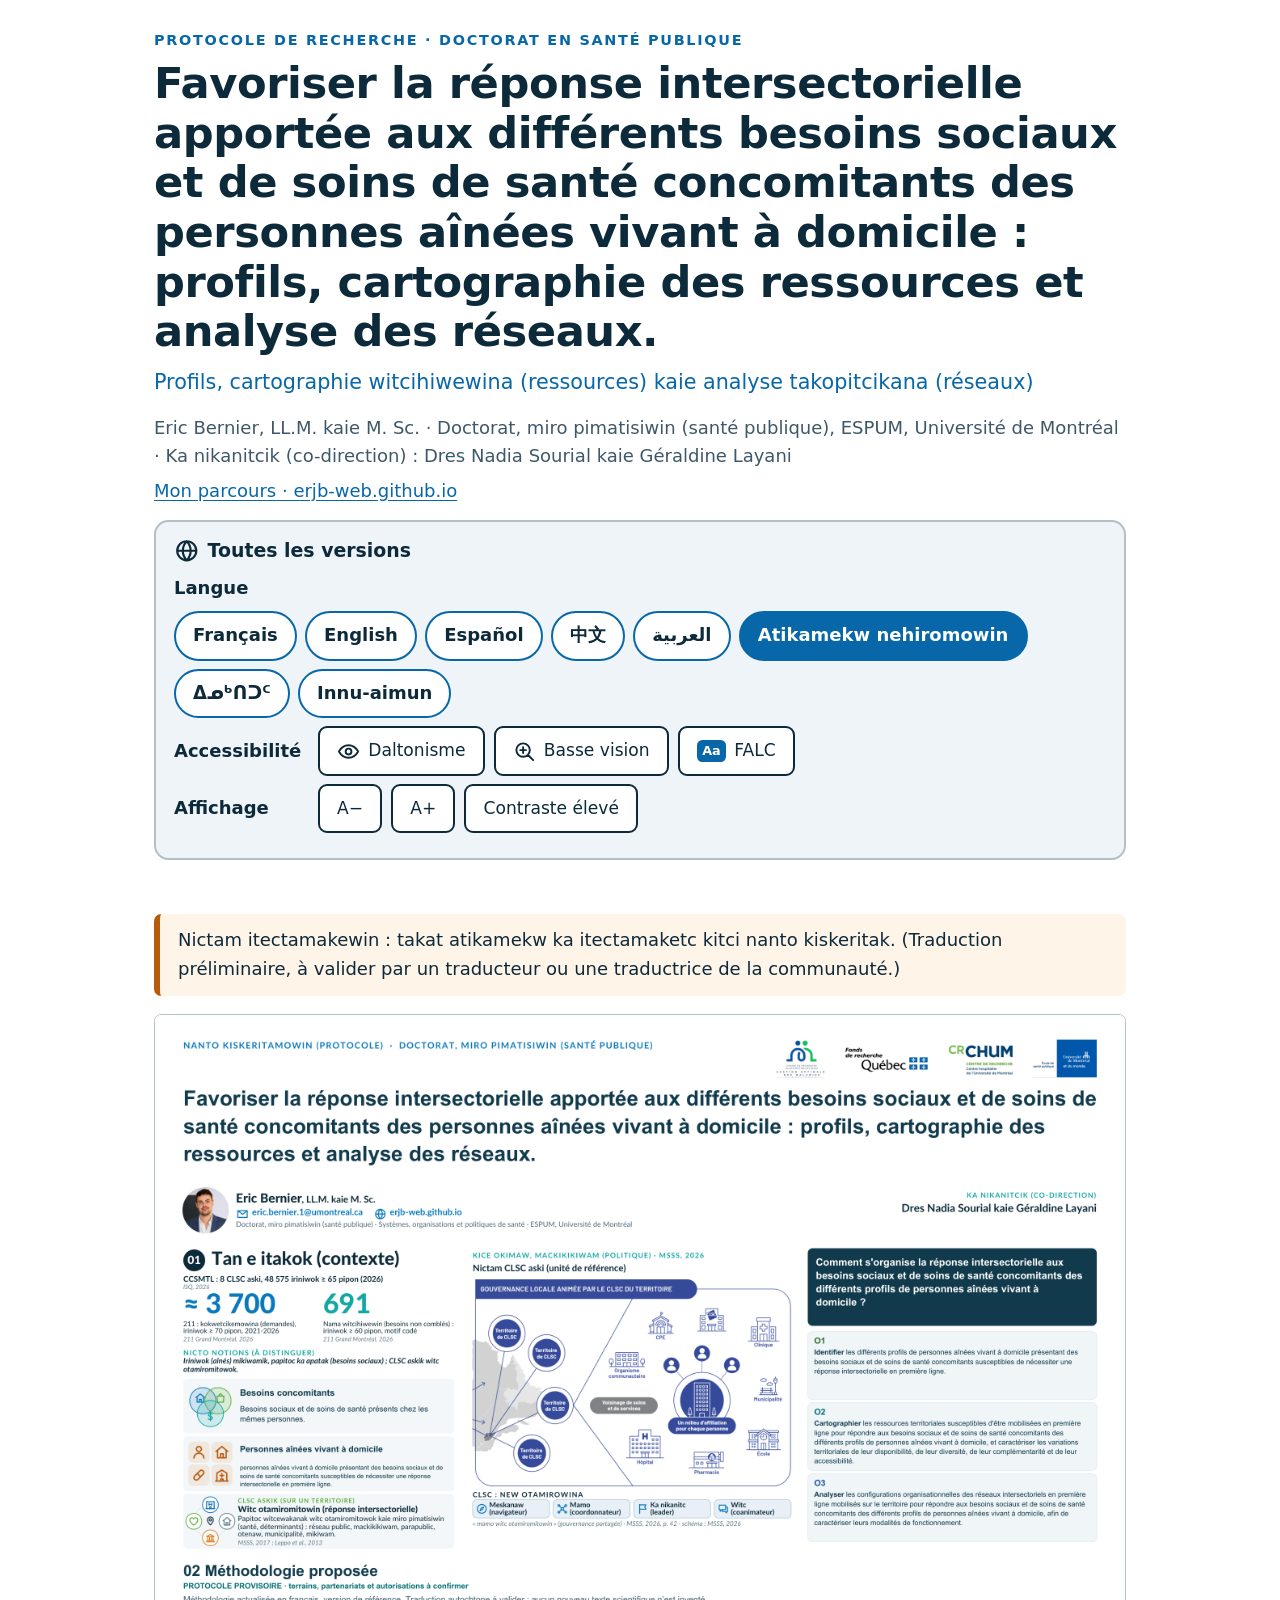
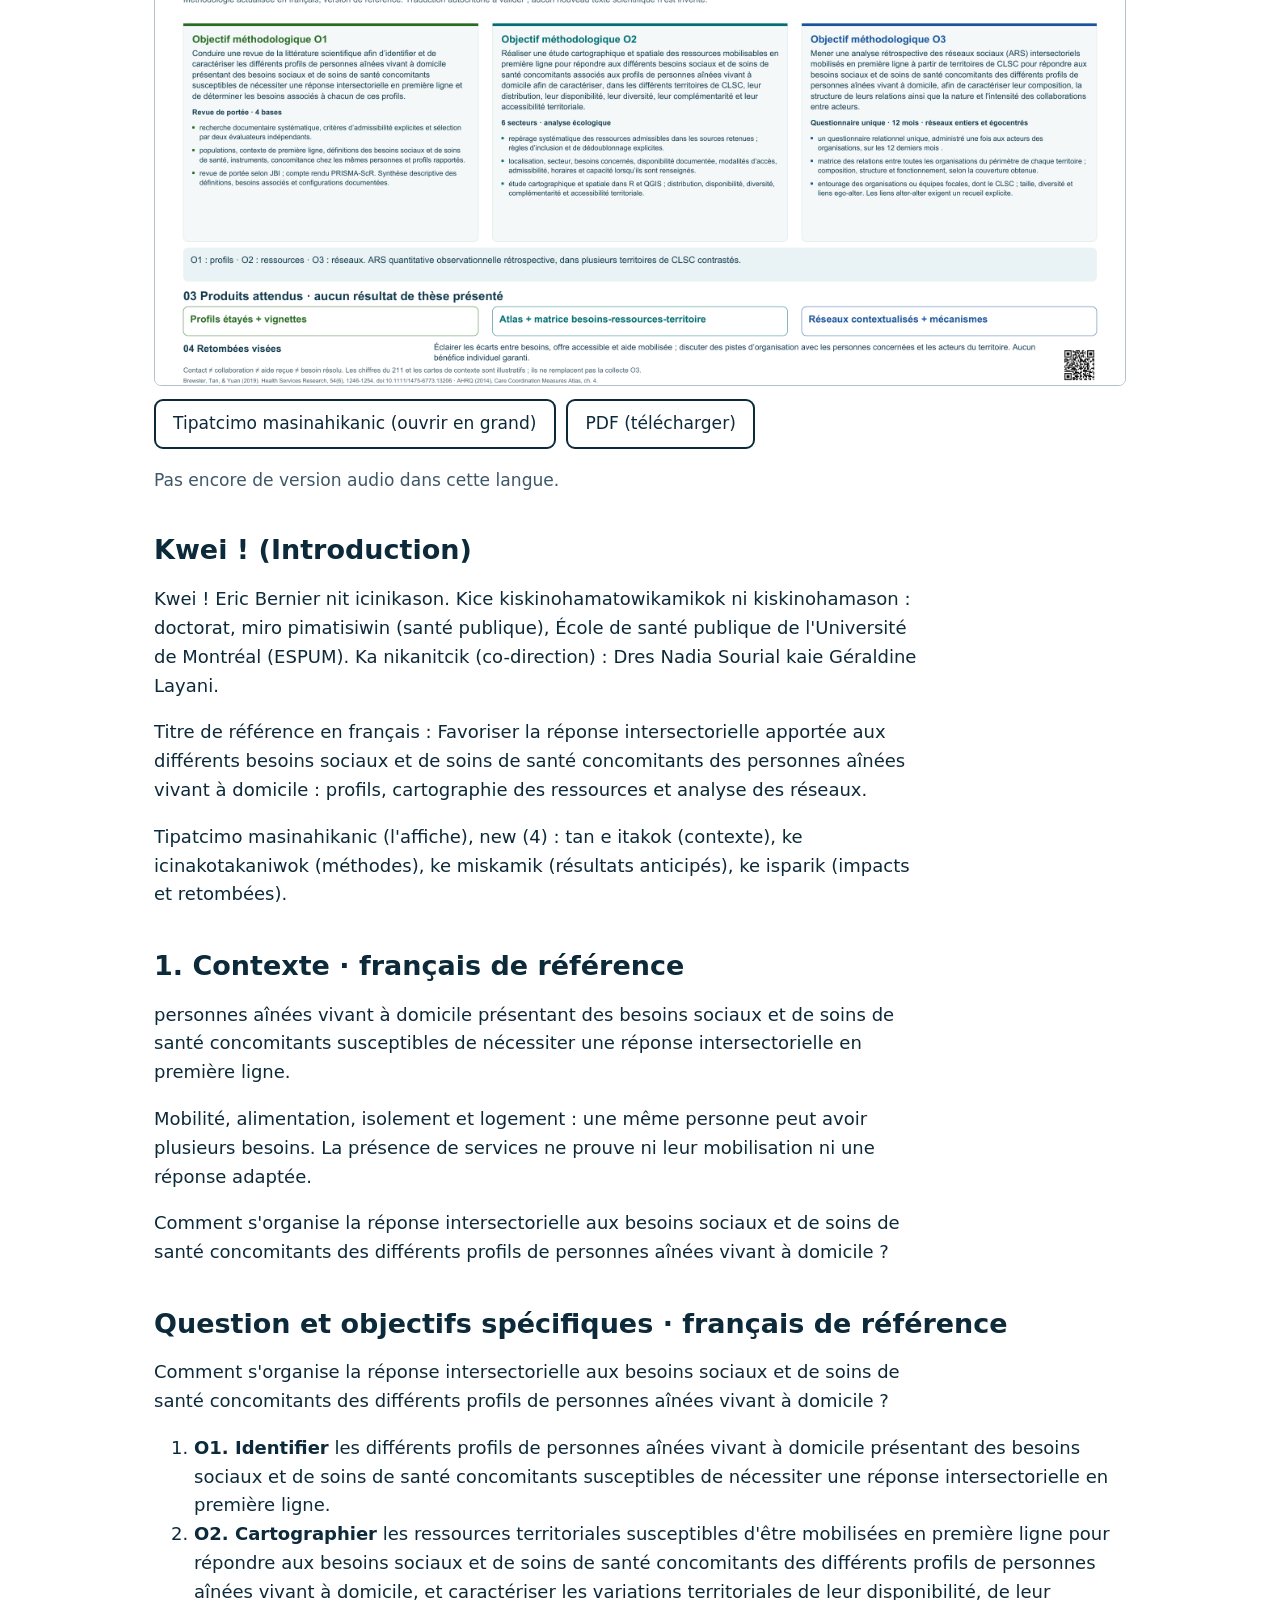
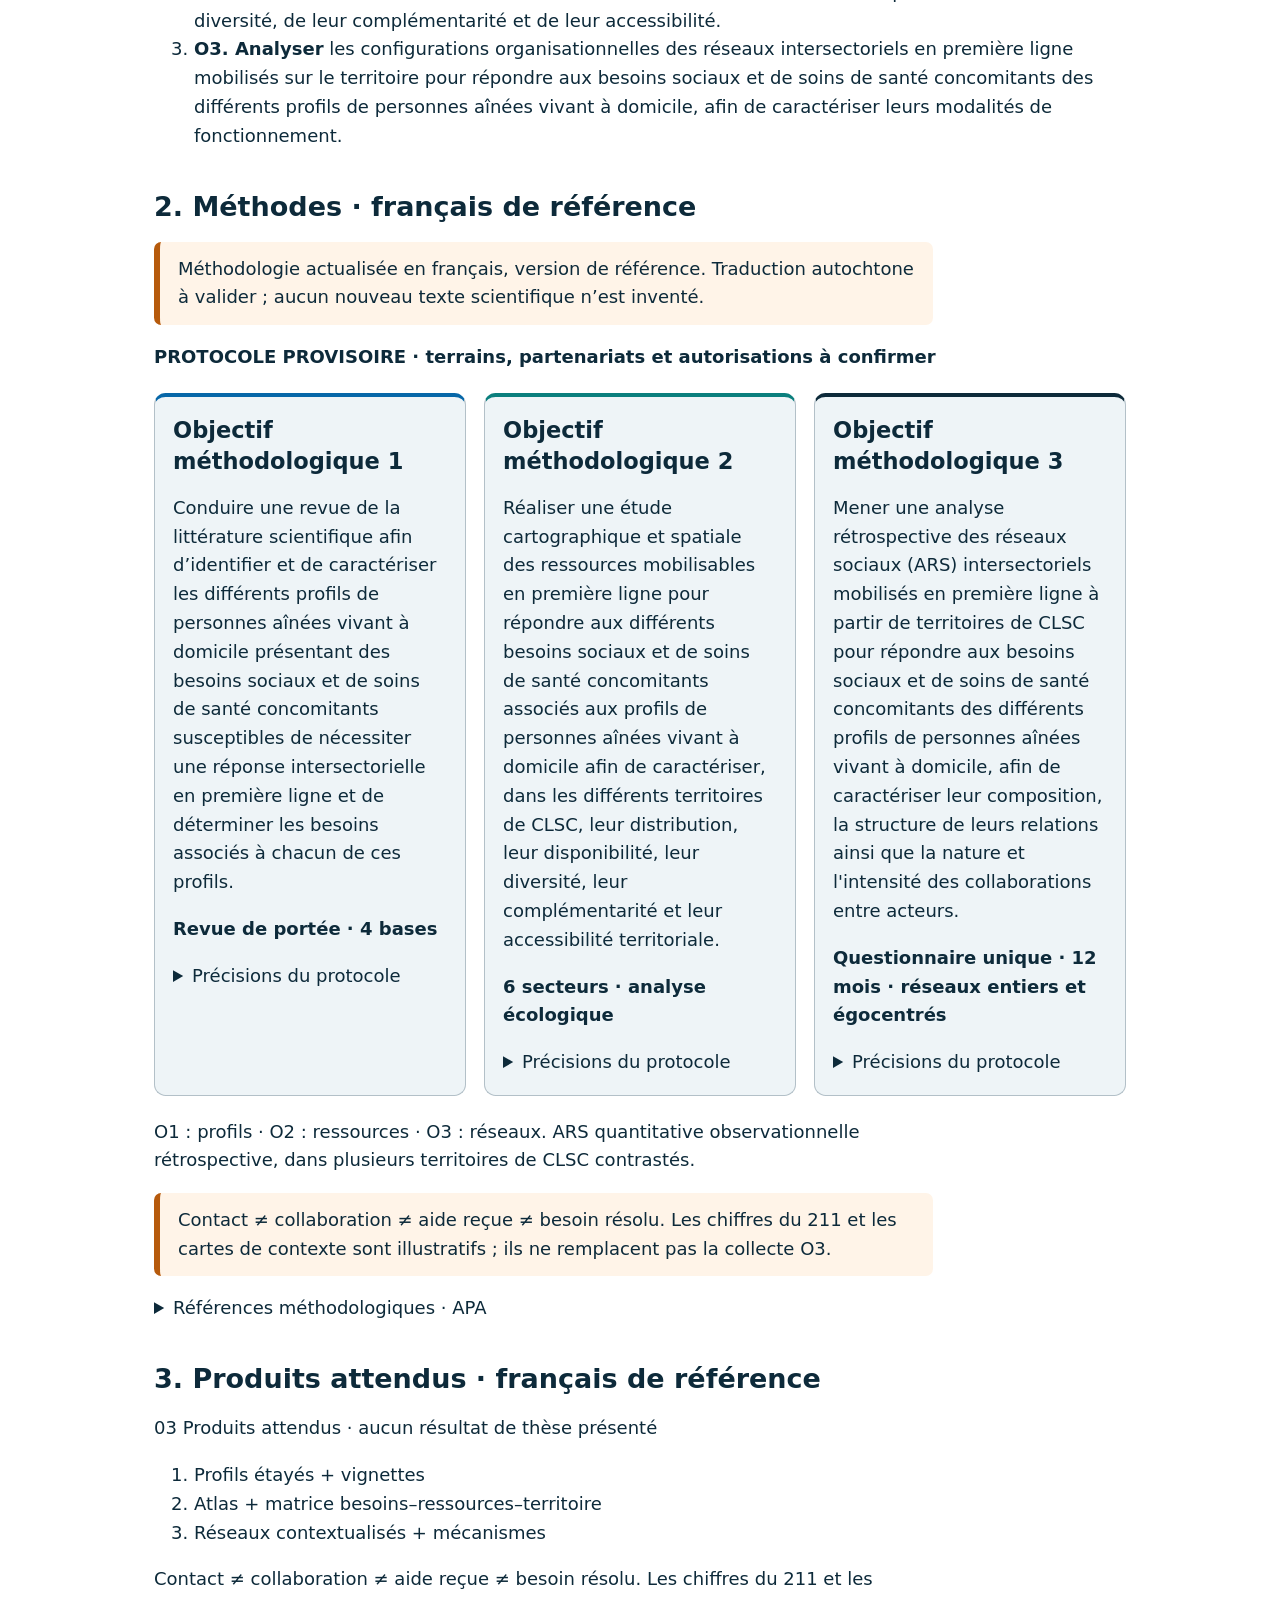
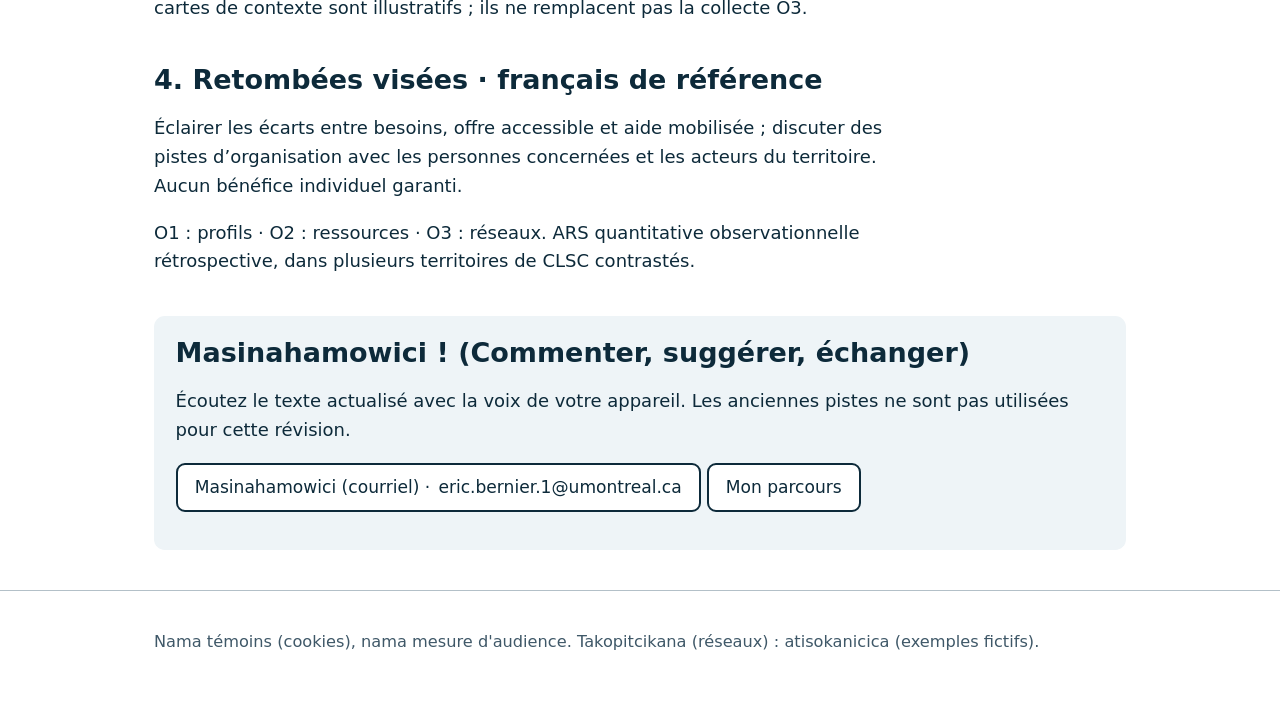
<file: atj/index.html>
<!doctype html>
<html lang="atj" data-version-methodologie="2026-10-21" data-traduction="partielle">
<head>
<meta charset="utf-8">
<meta name="viewport" content="width=device-width, initial-scale=1">
<title>Favoriser la réponse intersectorielle apportée aux différents besoins sociaux et de soins de santé concomitants des personnes aînées vivant à domicile : profils, cartographie des ressources et analyse des réseaux.</title>
<meta name="description" content="Profils, cartographie witcihiwewina (ressources) kaie analyse takopitcikana (réseaux)">
<link rel="alternate" hreflang="fr" href=".././">
<link rel="alternate" hreflang="en" href="../en/">
<link rel="alternate" hreflang="es" href="../es/">
<link rel="alternate" hreflang="zh-Hans" href="../zh/">
<link rel="alternate" hreflang="ar" href="../ar/">
<link rel="alternate" hreflang="atj" href="../atj/">
<link rel="alternate" hreflang="iu" href="../iu/">
<link rel="alternate" hreflang="moe" href="../innu/">
<link rel="stylesheet" href="../assets/style.css?v=e0b63c5130">
</head>
<body>
<a class="skip" href="#contenu">Pitoke (aller au contenu)</a>
<header class="top"><div class="wrap">
<p class="kicker"><span lang="fr">Protocole de recherche · Doctorat en santé publique</span></p>
<h1 lang="fr">Favoriser la réponse intersectorielle apportée aux différents besoins sociaux et de soins de santé concomitants des personnes aînées vivant à domicile : profils, cartographie des ressources et analyse des réseaux.</h1>
<p class="subtitle">Profils, cartographie witcihiwewina (ressources) kaie analyse takopitcikana (réseaux)</p>
<p class="byline">Eric Bernier, LL.M. kaie M. Sc. · Doctorat, miro pimatisiwin (santé publique), ESPUM, Université de Montréal · Ka nikanitcik (co-direction) : Dres Nadia Sourial kaie Géraldine Layani</p>
<p class="byline"><a href="https://erjb-web.github.io/#parcours"><span lang="fr">Mon parcours</span> · erjb-web.github.io</a></p>
<nav class="versions" aria-labelledby="h-versions">
<h2 id="h-versions"><svg class="ic" viewBox="0 0 24 24" aria-hidden="true" focusable="false"><path d="M12 21 A9 9 0 1 0 12 3 A9 9 0 1 0 12 21 Z M3 12 H21 M12 3 C9.5 5.6 8.3 8.7 8.3 12 C8.3 15.3 9.5 18.4 12 21 M12 3 C14.5 5.6 15.7 8.7 15.7 12 C15.7 15.3 14.5 18.4 12 21" fill="none" stroke="currentColor" stroke-width="2" stroke-linecap="round" stroke-linejoin="round"/></svg><span lang="fr">Toutes les versions</span></h2>
<div class="row"><span class="lab" id="lab-lang"><span lang="fr">Langue</span></span><ul class="pills" aria-labelledby="lab-lang">
<li><a href=".././" hreflang="fr" lang="fr">Français</a></li>
<li><a href="../en/" hreflang="en" lang="en">English</a></li>
<li><a href="../es/" hreflang="es" lang="es">Español</a></li>
<li><a href="../zh/" hreflang="zh-Hans" lang="zh-Hans">中文</a></li>
<li><a href="../ar/" hreflang="ar" lang="ar">العربية</a></li>
<li><a href="../atj/" hreflang="atj" lang="atj" aria-current="page">Atikamekw nehiromowin</a></li>
<li><a href="../iu/" hreflang="iu" lang="iu">ᐃᓄᒃᑎᑐᑦ</a></li>
<li><a href="../innu/" hreflang="moe" lang="moe">Innu-aimun</a></li>
</ul></div>
<div class="row"><span class="lab"><span lang="fr">Accessibilité</span></span>
<button type="button" id="daltonisme" aria-pressed="false"><svg class="ic" viewBox="0 0 24 24" aria-hidden="true" focusable="false"><path d="M2 12 C4.5 7.5 8 5.5 12 5.5 C16 5.5 19.5 7.5 22 12 C19.5 16.5 16 18.5 12 18.5 C8 18.5 4.5 16.5 2 12 Z M12 15 A3 3 0 1 0 12 9 A3 3 0 1 0 12 15 Z" fill="none" stroke="currentColor" stroke-width="2" stroke-linecap="round" stroke-linejoin="round"/></svg><span lang="fr">Daltonisme</span></button>
<button type="button" id="bassevision" aria-pressed="false"><svg class="ic" viewBox="0 0 24 24" aria-hidden="true" focusable="false"><path d="M10.5 17.5 A7 7 0 1 0 10.5 3.5 A7 7 0 1 0 10.5 17.5 Z M15.6 15.6 L21 21 M7.5 10.5 H13.5 M10.5 7.5 V13.5" fill="none" stroke="currentColor" stroke-width="2" stroke-linecap="round" stroke-linejoin="round"/></svg><span lang="fr">Basse vision</span></button>
<a class="btn" href="../falc/" hreflang="fr"><span class="badge" aria-hidden="true">Aa</span><span lang="fr">FALC</span></a>
</div>
<div class="row"><span class="lab"><span lang="fr">Affichage</span></span>
<button type="button" id="moins" aria-label="Réduire le texte">A−</button><button type="button" id="plus" aria-label="Agrandir le texte">A+</button>
<button type="button" id="contraste" aria-pressed="false"><span lang="fr">Contraste élevé</span></button></div>
</nav>
</div></header>
<main id="contenu" class="wrap">
<p class="prelim">Nictam itectamakewin : takat atikamekw ka itectamaketc kitci nanto kiskeritak. (Traduction préliminaire, à valider par un traducteur ou une traductrice de la communauté.)</p>
<figure id="affiche-fig"><img id="affiche" src="../img/affiche-atj.png?v=6c626014c3" data-std="../img/affiche-atj.png?v=6c626014c3" data-cb="../img/affiche-atj-daltonien.png?v=e321f3db21" alt="Tipatcimo masinahikanic (affiche scientifique), new (4) : tan e itakok (contexte), ke icinakotakaniwok (méthodes), ke miskamik (résultats anticipés), ke isparik (impacts). Kaskina masinahikan ote, tipatcimo masinahikanik (description complète dans cette page)." data-alt-std="Tipatcimo masinahikanic (affiche scientifique), new (4) : tan e itakok (contexte), ke icinakotakaniwok (méthodes), ke miskamik (résultats anticipés), ke isparik (impacts). Kaskina masinahikan ote, tipatcimo masinahikanik (description complète dans cette page)." data-alt-cb="Tipatcimo masinahikanic, daltonisme : couleurs Okabe-Ito, peikw forme kaskina secteur. Kaskina masinahikan ote (description complète dans cette page)." width="2400" height="2400">
<figcaption><a class="btn" href="../img/affiche-atj.png?v=6c626014c3" data-std="../img/affiche-atj.png?v=6c626014c3" data-cb="../img/affiche-atj-daltonien.png?v=e321f3db21">Tipatcimo masinahikanic (ouvrir en grand)</a><a class="btn" href="../pdf/affiche-atj.pdf?v=497c873f48" data-std="../pdf/affiche-atj.pdf?v=497c873f48" data-cb="../pdf/affiche-atj-daltonien.pdf?v=fa99c5ca82">PDF (télécharger)</a></figcaption></figure>
<section class="zoom" aria-labelledby="h-zoom"><h2 id="h-zoom"><span lang="fr">L&#x27;affiche en grand, partie par partie</span></h2>
<figure><h3>1 · <span lang="fr">Titre et auteur</span></h3><img src="../img/zoom/atj-1.png?v=a3306baab4" data-std="../img/zoom/atj-1.png?v=a3306baab4" data-cb="../img/zoom/atj-daltonien-1.png?v=d35b1dca77" alt="Titre et auteur" loading="lazy"><figcaption><a class="btn" href="../img/zoom/atj-1.png?v=a3306baab4" data-std="../img/zoom/atj-1.png?v=a3306baab4" data-cb="../img/zoom/atj-daltonien-1.png?v=d35b1dca77"><span lang="fr">Ouvrir en taille réelle</span></a></figcaption></figure>
<figure><h3>2 · <span lang="fr">Contexte : chiffres et notions</span></h3><img src="../img/zoom/atj-2.png?v=6608ac75a3" data-std="../img/zoom/atj-2.png?v=6608ac75a3" data-cb="../img/zoom/atj-daltonien-2.png?v=c842bd78fa" alt="Contexte : chiffres et notions" loading="lazy"><figcaption><a class="btn" href="../img/zoom/atj-2.png?v=6608ac75a3" data-std="../img/zoom/atj-2.png?v=6608ac75a3" data-cb="../img/zoom/atj-daltonien-2.png?v=c842bd78fa"><span lang="fr">Ouvrir en taille réelle</span></a></figcaption></figure>
<figure><h3>3 · <span lang="fr">Contexte : politique de première ligne</span></h3><img src="../img/zoom/atj-3.png?v=4959e34f9a" data-std="../img/zoom/atj-3.png?v=4959e34f9a" data-cb="../img/zoom/atj-daltonien-3.png?v=551839a897" alt="Contexte : politique de première ligne" loading="lazy"><figcaption><a class="btn" href="../img/zoom/atj-3.png?v=4959e34f9a" data-std="../img/zoom/atj-3.png?v=4959e34f9a" data-cb="../img/zoom/atj-daltonien-3.png?v=551839a897"><span lang="fr">Ouvrir en taille réelle</span></a></figcaption></figure>
<figure><h3>4 · <span lang="fr">Contexte : exemple fictif et question</span></h3><img src="../img/zoom/atj-4.png?v=7f9050c78f" data-std="../img/zoom/atj-4.png?v=7f9050c78f" data-cb="../img/zoom/atj-daltonien-4.png?v=c762639cbc" alt="Contexte : exemple fictif et question" loading="lazy"><figcaption><a class="btn" href="../img/zoom/atj-4.png?v=7f9050c78f" data-std="../img/zoom/atj-4.png?v=7f9050c78f" data-cb="../img/zoom/atj-daltonien-4.png?v=c762639cbc"><span lang="fr">Ouvrir en taille réelle</span></a></figcaption></figure>
<figure><h3>5 · <span lang="fr">Méthodes : profils et ressources</span></h3><img src="../img/zoom/atj-5.png?v=f7fe207d5e" data-std="../img/zoom/atj-5.png?v=f7fe207d5e" data-cb="../img/zoom/atj-daltonien-5.png?v=aa18ed1a86" alt="Méthodes : profils et ressources" loading="lazy"><figcaption><a class="btn" href="../img/zoom/atj-5.png?v=f7fe207d5e" data-std="../img/zoom/atj-5.png?v=f7fe207d5e" data-cb="../img/zoom/atj-daltonien-5.png?v=aa18ed1a86"><span lang="fr">Ouvrir en taille réelle</span></a></figcaption></figure>
<figure><h3>6 · <span lang="fr">Méthodes : réseaux, entretiens, intégration</span></h3><img src="../img/zoom/atj-6.png?v=244dd5ecfa" data-std="../img/zoom/atj-6.png?v=244dd5ecfa" data-cb="../img/zoom/atj-daltonien-6.png?v=f505c31a42" alt="Méthodes : réseaux, entretiens, intégration" loading="lazy"><figcaption><a class="btn" href="../img/zoom/atj-6.png?v=244dd5ecfa" data-std="../img/zoom/atj-6.png?v=244dd5ecfa" data-cb="../img/zoom/atj-daltonien-6.png?v=f505c31a42"><span lang="fr">Ouvrir en taille réelle</span></a></figcaption></figure>
<figure><h3>7 · <span lang="fr">Résultats anticipés : trois produits</span></h3><img src="../img/zoom/atj-7.png?v=990a15c7dd" data-std="../img/zoom/atj-7.png?v=990a15c7dd" data-cb="../img/zoom/atj-daltonien-7.png?v=c1bb5a0f3c" alt="Résultats anticipés : trois produits" loading="lazy"><figcaption><a class="btn" href="../img/zoom/atj-7.png?v=990a15c7dd" data-std="../img/zoom/atj-7.png?v=990a15c7dd" data-cb="../img/zoom/atj-daltonien-7.png?v=c1bb5a0f3c"><span lang="fr">Ouvrir en taille réelle</span></a></figcaption></figure>
<figure><h3>8 · <span lang="fr">Impacts et retombées, codes QR</span></h3><img src="../img/zoom/atj-8.png?v=347ffcf8de" data-std="../img/zoom/atj-8.png?v=347ffcf8de" data-cb="../img/zoom/atj-daltonien-8.png?v=347ffcf8de" alt="Impacts et retombées, codes QR" loading="lazy"><figcaption><a class="btn" href="../img/zoom/atj-8.png?v=347ffcf8de" data-std="../img/zoom/atj-8.png?v=347ffcf8de" data-cb="../img/zoom/atj-daltonien-8.png?v=347ffcf8de"><span lang="fr">Ouvrir en taille réelle</span></a></figcaption></figure>
</section>
<p class="note"><span lang="fr">Pas encore de version audio dans cette langue.</span></p>
<section class="text" id="intro" aria-labelledby="h-intro"><h2 id="h-intro">Kwei ! (Introduction)</h2>
<p data-say="Kwei ! Eric Bernier nit icinikason. Kice kiskinohamatowikamikok ni kiskinohamason : doctorat, miro pimatisiwin (santé publique), École de santé publique de l&#x27;Université de Montréal (ESPUM). Ka nikanitcik (co-direction) : Dres Nadia Sourial kaie Géraldine Layani.">Kwei ! Eric Bernier nit icinikason. Kice kiskinohamatowikamikok ni kiskinohamason : doctorat, miro pimatisiwin (santé publique), École de santé publique de l&#x27;Université de Montréal (ESPUM). Ka nikanitcik (co-direction) : Dres Nadia Sourial kaie Géraldine Layani.</p>
<p lang="fr" data-say="Titre de référence en français : Favoriser la réponse intersectorielle apportée aux différents besoins sociaux et de soins de santé concomitants des personnes aînées vivant à domicile : profils, cartographie des ressources et analyse des réseaux.">Titre de référence en français : Favoriser la réponse intersectorielle apportée aux différents besoins sociaux et de soins de santé concomitants des personnes aînées vivant à domicile : profils, cartographie des ressources et analyse des réseaux.</p>
<p data-say="Tipatcimo masinahikanic (l&#x27;affiche), new (4) : tan e itakok (contexte), ke icinakotakaniwok (méthodes), ke miskamik (résultats anticipés), ke isparik (impacts et retombées).">Tipatcimo masinahikanic (l&#x27;affiche), new (4) : tan e itakok (contexte), ke icinakotakaniwok (méthodes), ke miskamik (résultats anticipés), ke isparik (impacts et retombées).</p>
</section>
<section class="text" id="contexte" aria-labelledby="h-contexte" lang="fr"><h2 id="h-contexte">1. Contexte · français de référence</h2><p data-say="personnes aînées vivant à domicile présentant des besoins sociaux et de soins de santé concomitants susceptibles de nécessiter une réponse intersectorielle en première ligne.">personnes aînées vivant à domicile présentant des besoins sociaux et de soins de santé concomitants susceptibles de nécessiter une réponse intersectorielle en première ligne.</p><p data-say="Mobilité, alimentation, isolement et logement : une même personne peut avoir plusieurs besoins. La présence de services ne prouve ni leur mobilisation ni une réponse adaptée.">Mobilité, alimentation, isolement et logement : une même personne peut avoir plusieurs besoins. La présence de services ne prouve ni leur mobilisation ni une réponse adaptée.</p><p data-say="Comment s&#x27;organise la réponse intersectorielle aux besoins sociaux et de soins de santé concomitants des différents profils de personnes aînées vivant à domicile ?">Comment s&#x27;organise la réponse intersectorielle aux besoins sociaux et de soins de santé concomitants des différents profils de personnes aînées vivant à domicile ?</p></section>
<section class="text" id="objectifs-recherche" lang="fr"><h2>Question et objectifs spécifiques · français de référence</h2><p data-say="Comment s&#x27;organise la réponse intersectorielle aux besoins sociaux et de soins de santé concomitants des différents profils de personnes aînées vivant à domicile ?">Comment s&#x27;organise la réponse intersectorielle aux besoins sociaux et de soins de santé concomitants des différents profils de personnes aînées vivant à domicile ?</p><ol><li><strong>O1. Identifier</strong> les différents profils de personnes aînées vivant à domicile présentant des besoins sociaux et de soins de santé concomitants susceptibles de nécessiter une réponse intersectorielle en première ligne.</li><li><strong>O2. Cartographier</strong> les ressources territoriales susceptibles d&#x27;être mobilisées en première ligne pour répondre aux besoins sociaux et de soins de santé concomitants des différents profils de personnes aînées vivant à domicile, et caractériser les variations territoriales de leur disponibilité, de leur diversité, de leur complémentarité et de leur accessibilité.</li><li><strong>O3. Analyser</strong> les configurations organisationnelles des réseaux intersectoriels en première ligne mobilisés sur le territoire pour répondre aux besoins sociaux et de soins de santé concomitants des différents profils de personnes aînées vivant à domicile, afin de caractériser leurs modalités de fonctionnement.</li></ol></section><section class="text" id="methodes" aria-labelledby="h-methodes" lang="fr"><h2 id="h-methodes">2. Méthodes · français de référence</h2><p class="prelim" data-say="Méthodologie actualisée en français, version de référence. Traduction autochtone à valider ; aucun nouveau texte scientifique n’est inventé.">Méthodologie actualisée en français, version de référence. Traduction autochtone à valider ; aucun nouveau texte scientifique n’est inventé.</p><p class="statut-protocole" data-say="PROTOCOLE PROVISOIRE · terrains, partenariats et autorisations à confirmer">PROTOCOLE PROVISOIRE · terrains, partenariats et autorisations à confirmer</p><div class="methodes-cartes"><article><h3>Objectif méthodologique 1</h3><p class="methodo-formulation-officielle" data-say="Conduire une revue de la littérature scientifique afin d’identifier et de caractériser les différents profils de personnes aînées vivant à domicile présentant des besoins sociaux et de soins de santé concomitants susceptibles de nécessiter une réponse intersectorielle en première ligne et de déterminer les besoins associés à chacun de ces profils.">Conduire une revue de la littérature scientifique afin d’identifier et de caractériser les différents profils de personnes aînées vivant à domicile présentant des besoins sociaux et de soins de santé concomitants susceptibles de nécessiter une réponse intersectorielle en première ligne et de déterminer les besoins associés à chacun de ces profils.</p><p class="methode-repere" data-say="Revue de portée · 4 bases">Revue de portée · 4 bases</p><details><summary>Précisions du protocole</summary><ol><li data-say="recherche documentaire systématique, critères d’admissibilité explicites et sélection par deux évaluateurs indépendants.">recherche documentaire systématique, critères d’admissibilité explicites et sélection par deux évaluateurs indépendants.</li><li data-say="populations, contexte de première ligne, définitions des besoins sociaux et de soins de santé, instruments, concomitance chez les mêmes personnes et profils rapportés.">populations, contexte de première ligne, définitions des besoins sociaux et de soins de santé, instruments, concomitance chez les mêmes personnes et profils rapportés.</li><li data-say="revue de portée selon JBI ; compte rendu PRISMA-ScR. Synthèse descriptive des définitions, besoins associés et configurations documentées.">revue de portée selon JBI ; compte rendu PRISMA-ScR. Synthèse descriptive des définitions, besoins associés et configurations documentées.</li></ol></details></article><article><h3>Objectif méthodologique 2</h3><p class="methodo-formulation-officielle" data-say="Réaliser une étude cartographique et spatiale des ressources mobilisables en première ligne pour répondre aux différents besoins sociaux et de soins de santé concomitants associés aux profils de personnes aînées vivant à domicile afin de caractériser, dans les différents territoires de CLSC, leur distribution, leur disponibilité, leur diversité, leur complémentarité et leur accessibilité territoriale.">Réaliser une étude cartographique et spatiale des ressources mobilisables en première ligne pour répondre aux différents besoins sociaux et de soins de santé concomitants associés aux profils de personnes aînées vivant à domicile afin de caractériser, dans les différents territoires de CLSC, leur distribution, leur disponibilité, leur diversité, leur complémentarité et leur accessibilité territoriale.</p><p class="methode-repere" data-say="6 secteurs · analyse écologique">6 secteurs · analyse écologique</p><details><summary>Précisions du protocole</summary><ol><li data-say="repérage systématique des ressources admissibles dans les sources retenues ; règles d’inclusion et de dédoublonnage explicites.">repérage systématique des ressources admissibles dans les sources retenues ; règles d’inclusion et de dédoublonnage explicites.</li><li data-say="localisation, secteur, besoins concernés, disponibilité documentée, modalités d’accès, admissibilité, horaires et capacité lorsqu’ils sont renseignés.">localisation, secteur, besoins concernés, disponibilité documentée, modalités d’accès, admissibilité, horaires et capacité lorsqu’ils sont renseignés.</li><li data-say="étude cartographique et spatiale dans R et QGIS ; distribution, disponibilité, diversité, complémentarité et accessibilité territoriale.">étude cartographique et spatiale dans R et QGIS ; distribution, disponibilité, diversité, complémentarité et accessibilité territoriale.</li></ol></details></article><article><h3>Objectif méthodologique 3</h3><p class="methodo-formulation-officielle" data-say="Mener une analyse rétrospective des réseaux sociaux (ARS) intersectoriels mobilisés en première ligne à partir de territoires de CLSC pour répondre aux besoins sociaux et de soins de santé concomitants des différents profils de personnes aînées vivant à domicile, afin de caractériser leur composition, la structure de leurs relations ainsi que la nature et l&#x27;intensité des collaborations entre acteurs.">Mener une analyse rétrospective des réseaux sociaux (ARS) intersectoriels mobilisés en première ligne à partir de territoires de CLSC pour répondre aux besoins sociaux et de soins de santé concomitants des différents profils de personnes aînées vivant à domicile, afin de caractériser leur composition, la structure de leurs relations ainsi que la nature et l&#x27;intensité des collaborations entre acteurs.</p><p class="methode-repere" data-say="Questionnaire unique · 12 mois · réseaux entiers et égocentrés">Questionnaire unique · 12 mois · réseaux entiers et égocentrés</p><details><summary>Précisions du protocole</summary><ol><li data-say="un questionnaire relationnel unique, administré une fois aux acteurs des organisations, sur les 12 derniers mois .">un questionnaire relationnel unique, administré une fois aux acteurs des organisations, sur les 12 derniers mois .</li><li data-say="matrice des relations entre toutes les organisations du périmètre de chaque territoire ; composition, structure et fonctionnement, selon la couverture obtenue.">matrice des relations entre toutes les organisations du périmètre de chaque territoire ; composition, structure et fonctionnement, selon la couverture obtenue.</li><li data-say="entourage des organisations ou équipes focales, dont le CLSC ; taille, diversité et liens ego–alter. Les liens alter–alter exigent un recueil explicite.">entourage des organisations ou équipes focales, dont le CLSC ; taille, diversité et liens ego–alter. Les liens alter–alter exigent un recueil explicite.</li></ol></details></article></div><p data-say="O1 : profils · O2 : ressources · O3 : réseaux. ARS quantitative observationnelle rétrospective, dans plusieurs territoires de CLSC contrastés.">O1 : profils · O2 : ressources · O3 : réseaux. ARS quantitative observationnelle rétrospective, dans plusieurs territoires de CLSC contrastés.</p><p class="prelim" data-say="Contact ≠ collaboration ≠ aide reçue ≠ besoin résolu. Les chiffres du 211 et les cartes de contexte sont illustratifs ; ils ne remplacent pas la collecte O3.">Contact ≠ collaboration ≠ aide reçue ≠ besoin résolu. Les chiffres du 211 et les cartes de contexte sont illustratifs ; ils ne remplacent pas la collecte O3.</p><details class="sources-ars"><summary>Références méthodologiques · APA</summary><p>Brewster, A. L., Tan, A. X., &amp; Yuan, C. T. (2019). Development and application of a survey instrument to measure collaboration among health care and social services organizations. <i>Health Services Research, 54</i>(6), 1246–1254. <a href="https://doi.org/10.1111/1475-6773.13206">https://doi.org/10.1111/1475-6773.13206</a></p><p>Agency for Healthcare Research and Quality. (2014). Chapter 4: Emerging trends in care coordination measurement. In <i>Care coordination measures atlas update</i>. <a href="https://www.ahrq.gov/ncepcr/care/coordination/atlas/chapter4.html">AHRQ</a></p></details></section>
<section class="text" id="resultats" aria-labelledby="h-resultats" lang="fr"><h2 id="h-resultats">3. Produits attendus · français de référence</h2><p data-say="03  Produits attendus · aucun résultat de thèse présenté">03  Produits attendus · aucun résultat de thèse présenté</p><ol><li data-say="Profils étayés + vignettes">Profils étayés + vignettes</li><li data-say="Atlas + matrice besoins–ressources–territoire">Atlas + matrice besoins–ressources–territoire</li><li data-say="Réseaux contextualisés + mécanismes">Réseaux contextualisés + mécanismes</li></ol><p data-say="Contact ≠ collaboration ≠ aide reçue ≠ besoin résolu. Les chiffres du 211 et les cartes de contexte sont illustratifs ; ils ne remplacent pas la collecte O3.">Contact ≠ collaboration ≠ aide reçue ≠ besoin résolu. Les chiffres du 211 et les cartes de contexte sont illustratifs ; ils ne remplacent pas la collecte O3.</p></section>
<section class="text" id="impacts" aria-labelledby="h-impacts" lang="fr"><h2 id="h-impacts">4. Retombées visées · français de référence</h2><p data-say="Éclairer les écarts entre besoins, offre accessible et aide mobilisée ; discuter des pistes d’organisation avec les personnes concernées et les acteurs du territoire. Aucun bénéfice individuel garanti.">Éclairer les écarts entre besoins, offre accessible et aide mobilisée ; discuter des pistes d’organisation avec les personnes concernées et les acteurs du territoire. Aucun bénéfice individuel garanti.</p><p data-say="O1 : profils · O2 : ressources · O3 : réseaux. ARS quantitative observationnelle rétrospective, dans plusieurs territoires de CLSC contrastés.">O1 : profils · O2 : ressources · O3 : réseaux. ARS quantitative observationnelle rétrospective, dans plusieurs territoires de CLSC contrastés.</p></section>
<section class="listen" aria-labelledby="contact"><h2 id="contact">Masinahamowici ! (Commenter, suggérer, échanger)</h2><p data-say="Écoutez le texte actualisé avec la voix de votre appareil. Les anciennes pistes ne sont pas utilisées pour cette révision.">Écoutez le texte actualisé avec la voix de votre appareil. Les anciennes pistes ne sont pas utilisées pour cette révision.</p><p>
<a class="btn" href="mailto:eric.bernier.1@umontreal.ca">Masinahamowici (courriel) · <span dir="ltr">eric.bernier.1@umontreal.ca</span></a> <a class="btn" href="https://erjb-web.github.io/#parcours"><span lang="fr">Mon parcours</span></a></p></section>
</main>
<footer><div class="wrap"><p>Nama témoins (cookies), nama mesure d&#x27;audience. Takopitcikana (réseaux) : atisokanicica (exemples fictifs).</p></div></footer>
<script src="../assets/app.js?v=f458c722fc"></script>
</body>
</html>
</file>
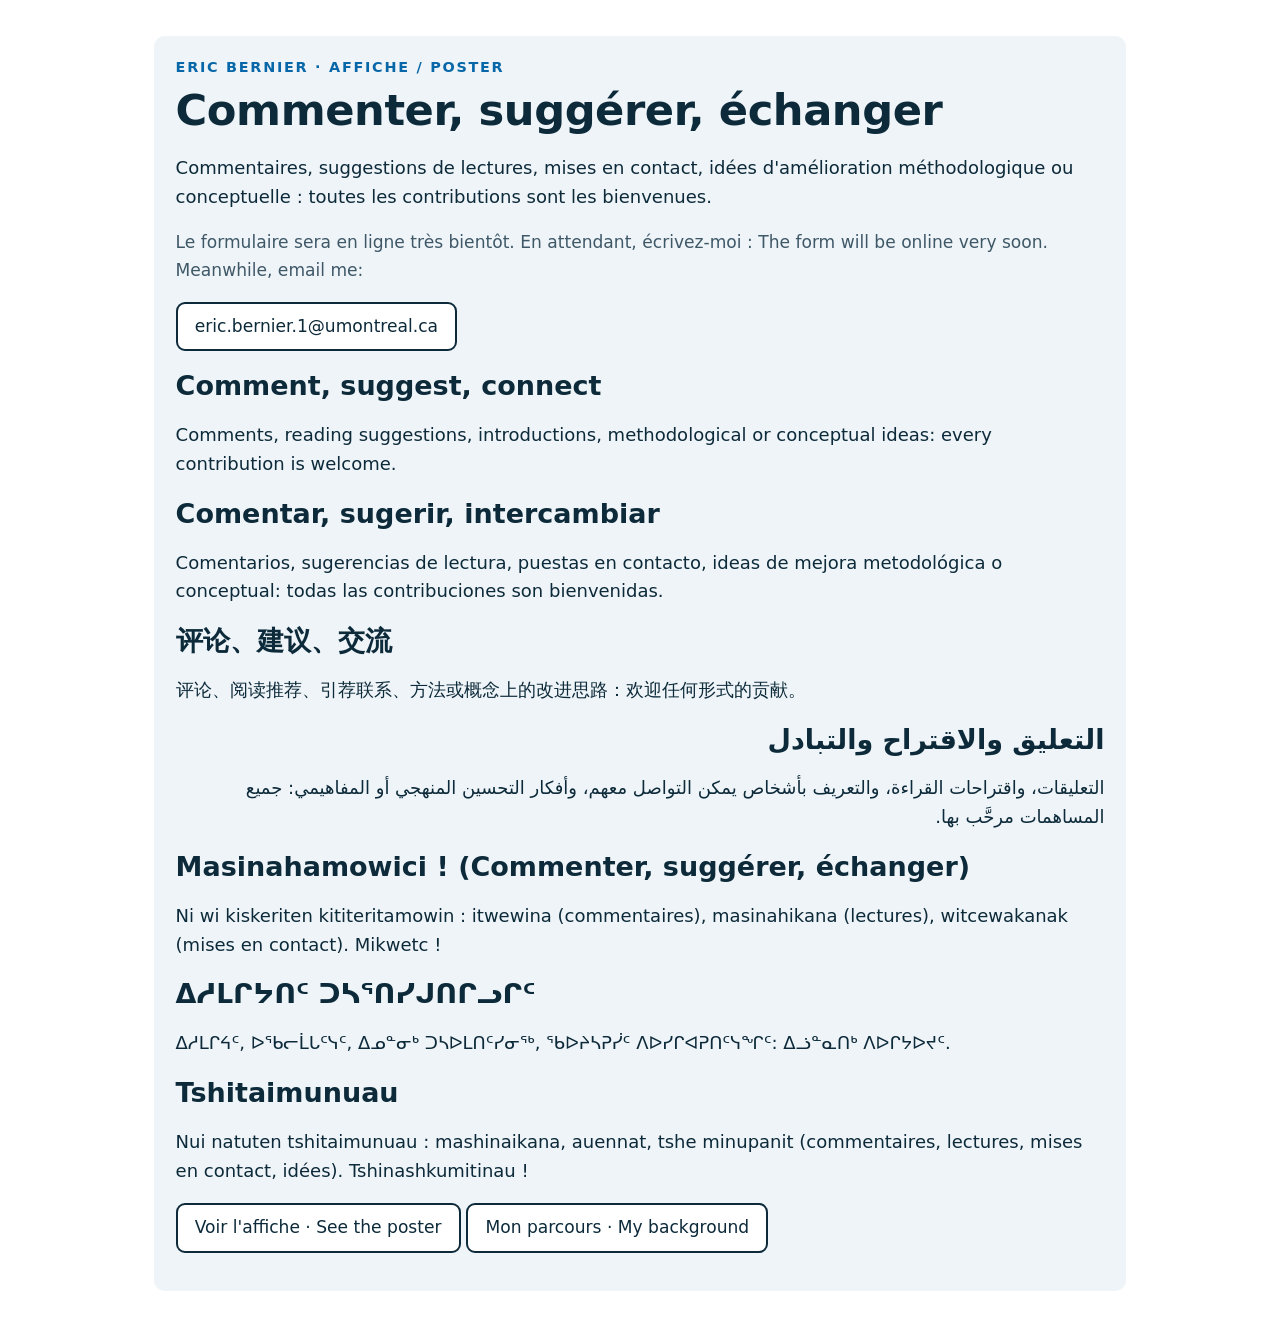
<file: contact/index.html>
<!doctype html>
<html lang="fr">
<head>
<meta charset="utf-8">
<meta name="viewport" content="width=device-width, initial-scale=1">

<title>Commenter, suggérer, échanger · Comment, suggest, connect</title>
<link rel="stylesheet" href="../assets/style.css?v=3b6013decc">
</head>
<body>
<main class="wrap" id="contenu"><section class="listen" style="margin-top:2rem">
<p class="kicker">Eric Bernier · Affiche / Poster</p>
<div lang="fr"><h1>Commenter, suggérer, échanger</h1><p>Commentaires, suggestions de lectures, mises en contact, idées d&#x27;amélioration méthodologique ou conceptuelle : toutes les contributions sont les bienvenues.</p></div>
<p class="note">Le formulaire sera en ligne très bientôt. En attendant, écrivez-moi : <span lang="en">The form will be online very soon. Meanwhile, email me:</span></p>
<p><a class="btn" href="mailto:eric.bernier.1@umontreal.ca">eric.bernier.1@umontreal.ca</a></p>
<div lang="en"><h2>Comment, suggest, connect</h2><p>Comments, reading suggestions, introductions, methodological or conceptual ideas: every contribution is welcome.</p></div>
<div lang="es"><h2>Comentar, sugerir, intercambiar</h2><p>Comentarios, sugerencias de lectura, puestas en contacto, ideas de mejora metodológica o conceptual: todas las contribuciones son bienvenidas.</p></div>
<div lang="zh-Hans"><h2>评论、建议、交流</h2><p>评论、阅读推荐、引荐联系、方法或概念上的改进思路：欢迎任何形式的贡献。</p></div>
<div lang="ar" dir="rtl"><h2>التعليق والاقتراح والتبادل</h2><p>التعليقات، واقتراحات القراءة، والتعريف بأشخاص يمكن التواصل معهم، وأفكار التحسين المنهجي أو المفاهيمي: جميع المساهمات مرحَّب بها.</p></div>
<div lang="atj"><h2>Masinahamowici ! (Commenter, suggérer, échanger)</h2><p>Ni wi kiskeriten kititeritamowin : itwewina (commentaires), masinahikana (lectures), witcewakanak (mises en contact). Mikwetc !</p></div>
<div lang="iu"><h2>ᐃᓱᒪᒋᔭᑎᑦ ᑐᓴᕐᑎᓯᒍᑎᒋᓗᒋᑦ</h2><p>ᐃᓱᒪᒋᔦᑦ, ᐅᖃᓕᒫᒐᑦᓭᑦ, ᐃᓄᓐᓂᒃ ᑐᓴᐅᒪᑎᑦᓯᓂᖅ, ᖃᐅᔨᓴᕈᓰᑦ ᐱᐅᓯᒋᐊᕈᑎᑦᓭᖏᑦ: ᐃᓘᓐᓇᑎᒃ ᐱᐅᒋᔭᐅᔪᑦ.</p></div>
<div lang="moe"><h2>Tshitaimunuau</h2><p>Nui natuten tshitaimunuau : mashinaikana, auennat, tshe minupanit (commentaires, lectures, mises en contact, idées). Tshinashkumitinau !</p></div>
<p><a class="btn" href="../">Voir l'affiche · See the poster</a> <a class="btn" href="https://erjb-web.github.io/#parcours">Mon parcours · My background</a></p>
</section></main>
</body>
</html>
</file>
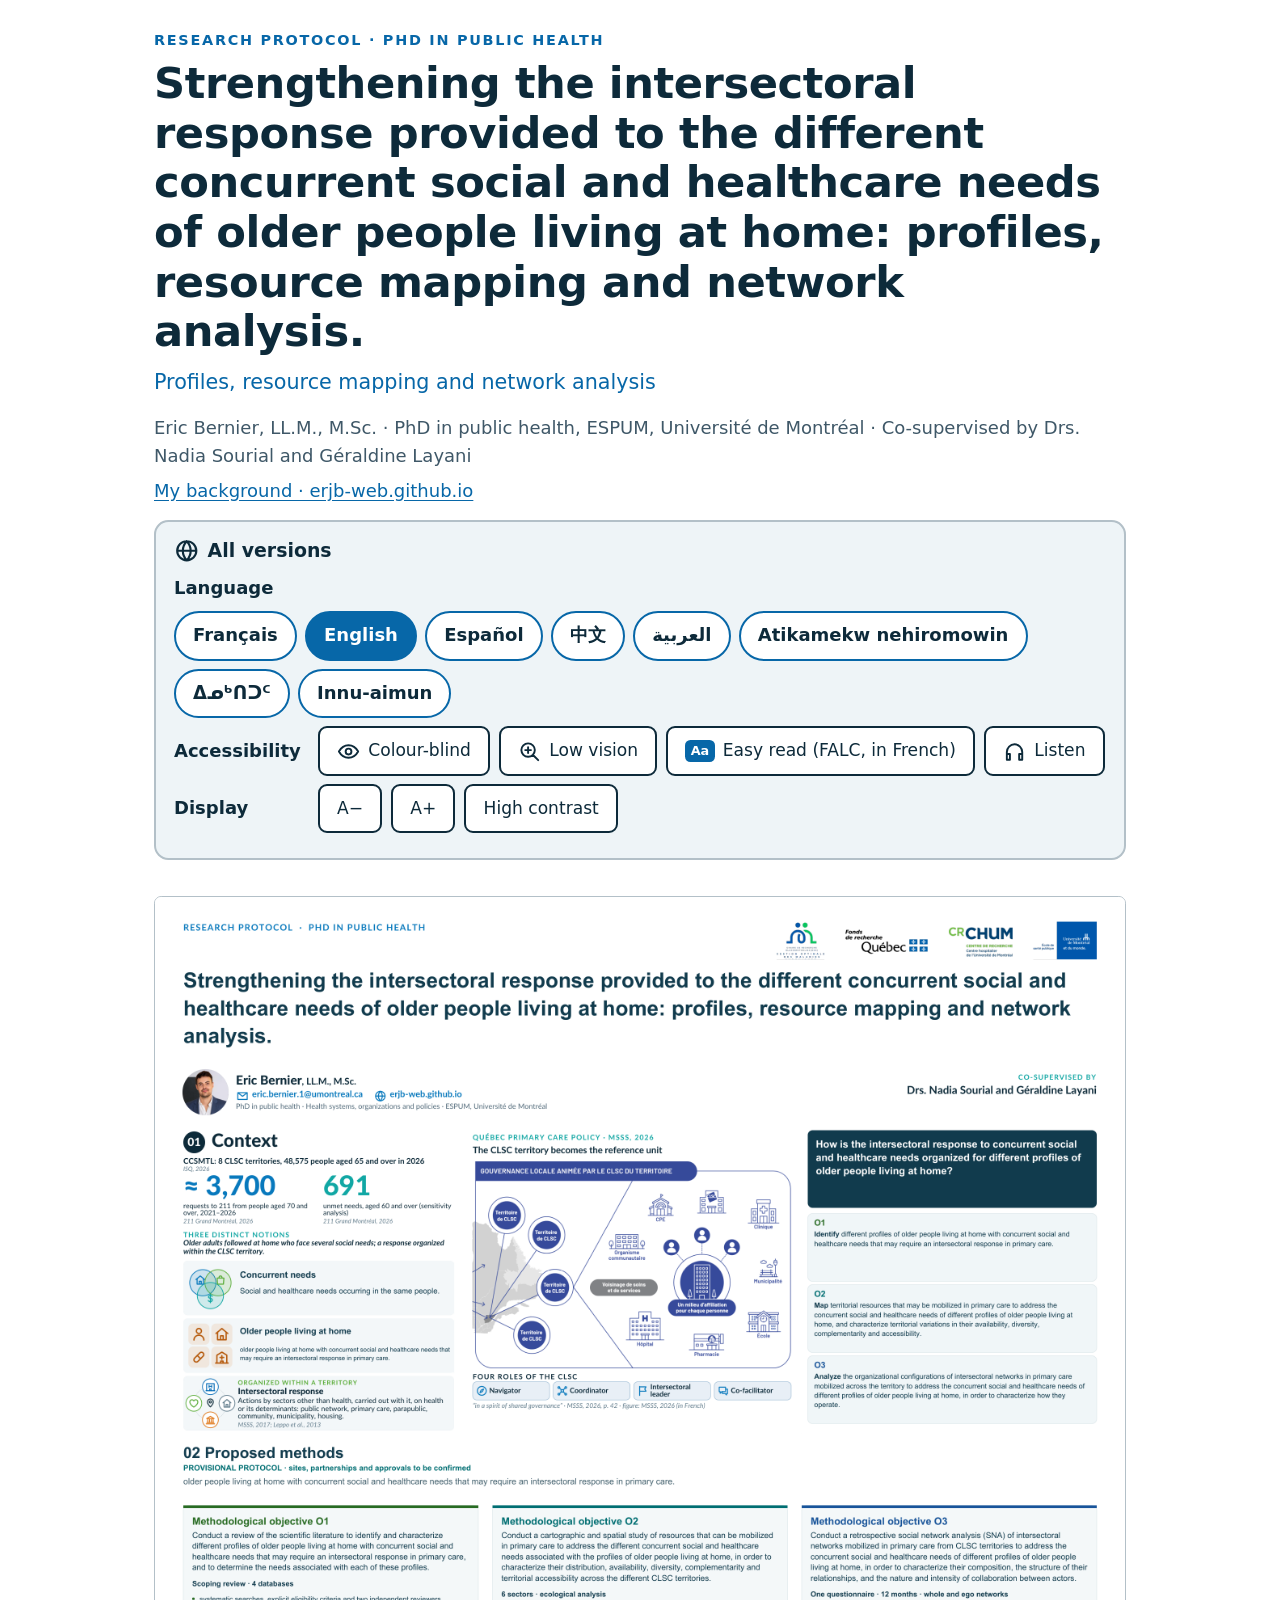
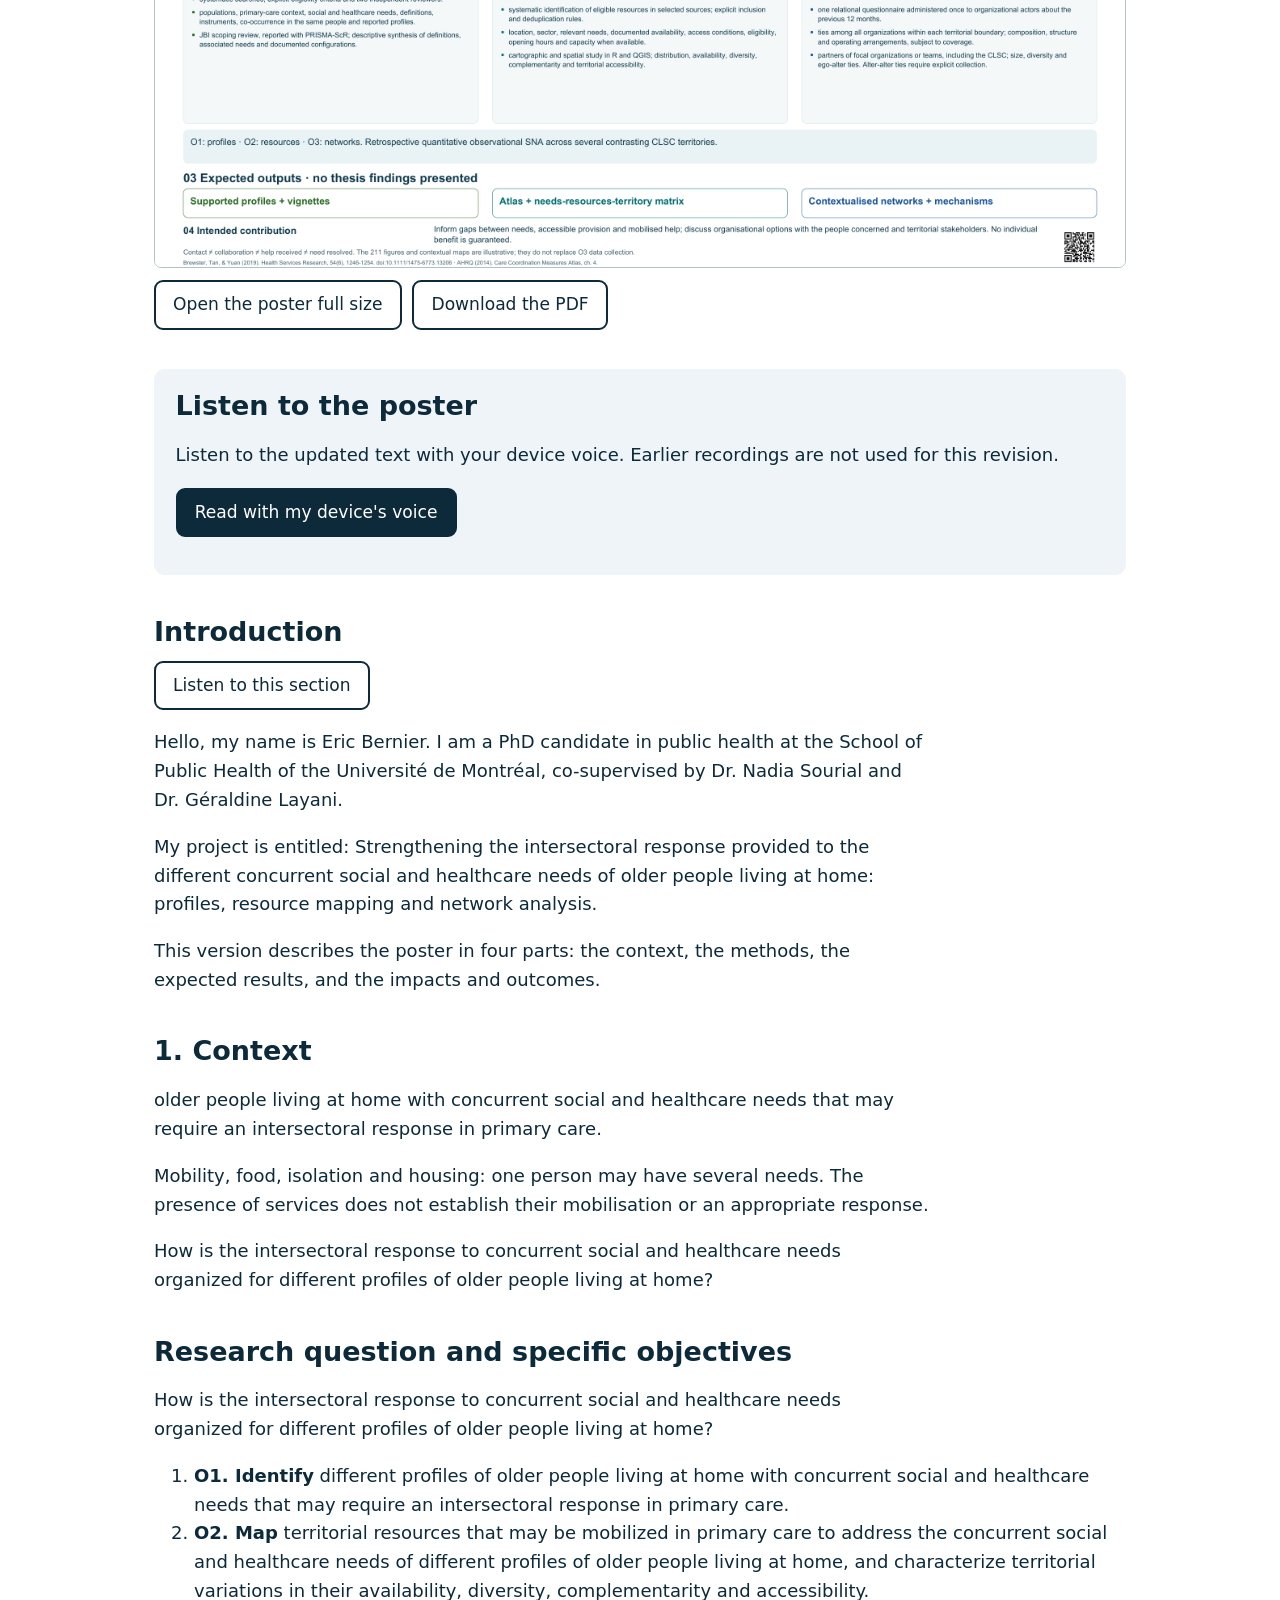
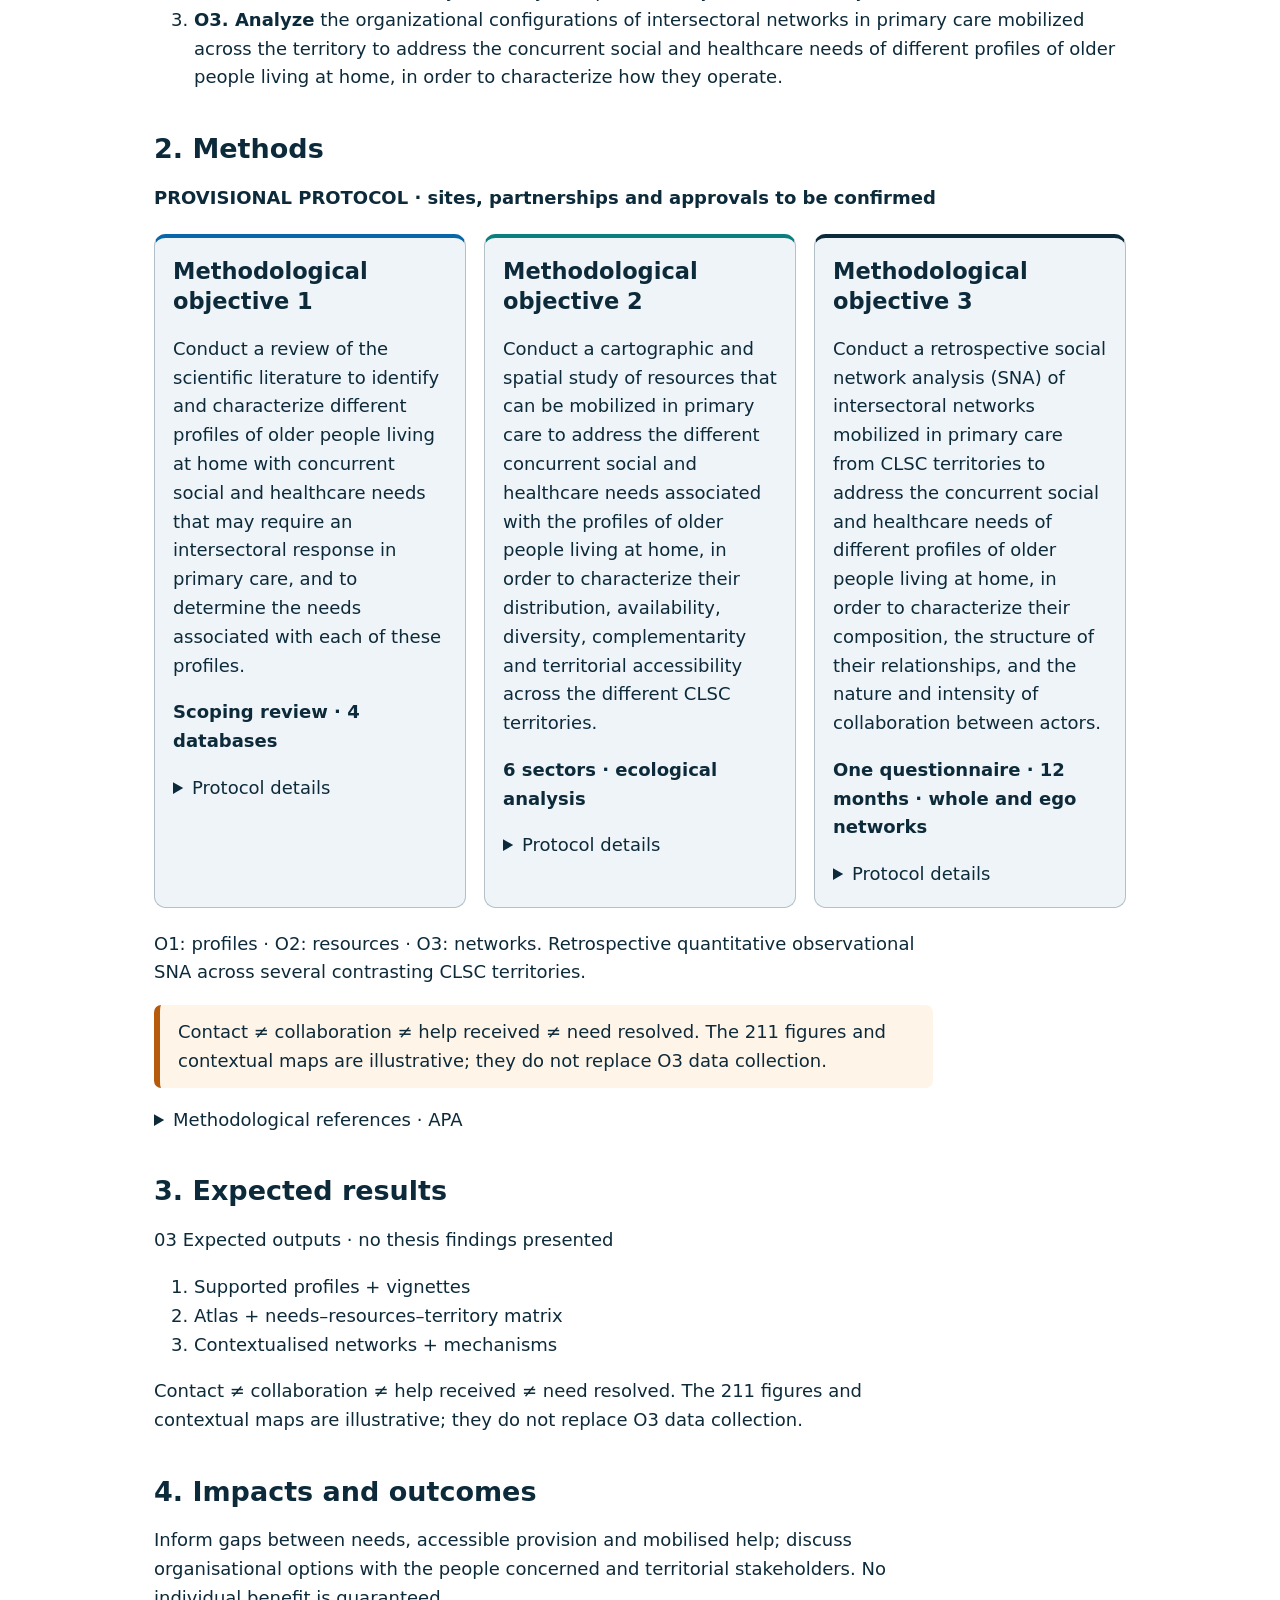
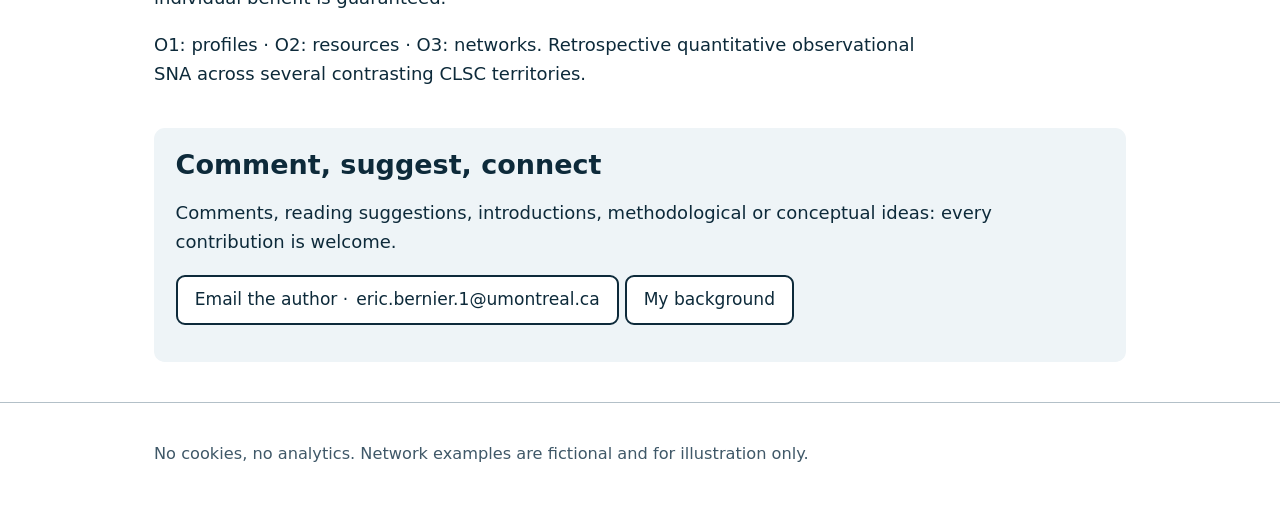
<file: en/index.html>
<!doctype html>
<html lang="en" data-tts="en-CA" data-version-methodologie="2026-10-21">
<head>
<meta charset="utf-8">
<meta name="viewport" content="width=device-width, initial-scale=1">
<title>Strengthening the intersectoral response provided to the different concurrent social and healthcare needs of older people living at home: profiles, resource mapping and network analysis.</title>
<meta name="description" content="Profiles, resource mapping and network analysis">
<link rel="alternate" hreflang="fr" href=".././">
<link rel="alternate" hreflang="en" href="../en/">
<link rel="alternate" hreflang="es" href="../es/">
<link rel="alternate" hreflang="zh-Hans" href="../zh/">
<link rel="alternate" hreflang="ar" href="../ar/">
<link rel="alternate" hreflang="atj" href="../atj/">
<link rel="alternate" hreflang="iu" href="../iu/">
<link rel="alternate" hreflang="moe" href="../innu/">
<link rel="stylesheet" href="../assets/style.css?v=e0b63c5130">
</head>
<body>
<a class="skip" href="#contenu">Skip to content</a>
<header class="top"><div class="wrap">
<p class="kicker">Research protocol · PhD in public health</p>
<h1>Strengthening the intersectoral response provided to the different concurrent social and healthcare needs of older people living at home: profiles, resource mapping and network analysis.</h1>
<p class="subtitle">Profiles, resource mapping and network analysis</p>
<p class="byline">Eric Bernier, LL.M., M.Sc. · PhD in public health, ESPUM, Université de Montréal · Co-supervised by Drs. Nadia Sourial and Géraldine Layani</p>
<p class="byline"><a href="https://erjb-web.github.io/#parcours">My background · erjb-web.github.io</a></p>
<nav class="versions" aria-labelledby="h-versions">
<h2 id="h-versions"><svg class="ic" viewBox="0 0 24 24" aria-hidden="true" focusable="false"><path d="M12 21 A9 9 0 1 0 12 3 A9 9 0 1 0 12 21 Z M3 12 H21 M12 3 C9.5 5.6 8.3 8.7 8.3 12 C8.3 15.3 9.5 18.4 12 21 M12 3 C14.5 5.6 15.7 8.7 15.7 12 C15.7 15.3 14.5 18.4 12 21" fill="none" stroke="currentColor" stroke-width="2" stroke-linecap="round" stroke-linejoin="round"/></svg>All versions</h2>
<div class="row"><span class="lab" id="lab-lang">Language</span><ul class="pills" aria-labelledby="lab-lang">
<li><a href=".././" hreflang="fr" lang="fr">Français</a></li>
<li><a href="../en/" hreflang="en" lang="en" aria-current="page">English</a></li>
<li><a href="../es/" hreflang="es" lang="es">Español</a></li>
<li><a href="../zh/" hreflang="zh-Hans" lang="zh-Hans">中文</a></li>
<li><a href="../ar/" hreflang="ar" lang="ar">العربية</a></li>
<li><a href="../atj/" hreflang="atj" lang="atj">Atikamekw nehiromowin</a></li>
<li><a href="../iu/" hreflang="iu" lang="iu">ᐃᓄᒃᑎᑐᑦ</a></li>
<li><a href="../innu/" hreflang="moe" lang="moe">Innu-aimun</a></li>
</ul></div>
<div class="row"><span class="lab">Accessibility</span>
<button type="button" id="daltonisme" aria-pressed="false"><svg class="ic" viewBox="0 0 24 24" aria-hidden="true" focusable="false"><path d="M2 12 C4.5 7.5 8 5.5 12 5.5 C16 5.5 19.5 7.5 22 12 C19.5 16.5 16 18.5 12 18.5 C8 18.5 4.5 16.5 2 12 Z M12 15 A3 3 0 1 0 12 9 A3 3 0 1 0 12 15 Z" fill="none" stroke="currentColor" stroke-width="2" stroke-linecap="round" stroke-linejoin="round"/></svg>Colour-blind</button>
<button type="button" id="bassevision" aria-pressed="false"><svg class="ic" viewBox="0 0 24 24" aria-hidden="true" focusable="false"><path d="M10.5 17.5 A7 7 0 1 0 10.5 3.5 A7 7 0 1 0 10.5 17.5 Z M15.6 15.6 L21 21 M7.5 10.5 H13.5 M10.5 7.5 V13.5" fill="none" stroke="currentColor" stroke-width="2" stroke-linecap="round" stroke-linejoin="round"/></svg>Low vision</button>
<a class="btn" href="../falc/" hreflang="fr"><span class="badge" aria-hidden="true">Aa</span>Easy read (FALC, in French)</a>
<a class="btn" href="#ecouter"><svg class="ic" viewBox="0 0 24 24" aria-hidden="true" focusable="false"><path d="M4 15 V12.5 A8 8 0 0 1 20 12.5 V15 M4 14.5 H7.2 V20.5 H4 Z M20 14.5 H16.8 V20.5 H20 Z" fill="none" stroke="currentColor" stroke-width="2" stroke-linecap="round" stroke-linejoin="round"/></svg>Listen</a>
</div>
<div class="row"><span class="lab">Display</span>
<button type="button" id="moins" aria-label="Smaller text">A−</button><button type="button" id="plus" aria-label="Larger text">A+</button>
<button type="button" id="contraste" aria-pressed="false">High contrast</button></div>
</nav>
</div></header>
<main id="contenu" class="wrap">
<figure id="affiche-fig"><img id="affiche" src="../img/affiche-en.png?v=14254eb77d" data-std="../img/affiche-en.png?v=14254eb77d" data-cb="../img/affiche-en-daltonien.png?v=00cd3d30c6" alt="Scientific poster in four parts: context, methods, expected results, impacts and outcomes. Full description in the text of this page." data-alt-std="Scientific poster in four parts: context, methods, expected results, impacts and outcomes. Full description in the text of this page." data-alt-cb="Colour-blind friendly poster: Okabe-Ito colours and a different shape for each sector in the networks. Full description in the text of this page." width="2400" height="2400">
<figcaption><a class="btn" href="../img/affiche-en.png?v=14254eb77d" data-std="../img/affiche-en.png?v=14254eb77d" data-cb="../img/affiche-en-daltonien.png?v=00cd3d30c6">Open the poster full size</a><a class="btn" href="../pdf/affiche-en.pdf?v=eb120cc178" data-std="../pdf/affiche-en.pdf?v=eb120cc178" data-cb="../pdf/affiche-en-daltonien.pdf?v=7faf3df277">Download the PDF</a></figcaption></figure>
<section class="zoom" aria-labelledby="h-zoom"><h2 id="h-zoom">The poster enlarged, part by part</h2>
<figure><h3>1 · Title and author</h3><img src="../img/zoom/en-1.png?v=8ffa221b08" data-std="../img/zoom/en-1.png?v=8ffa221b08" data-cb="../img/zoom/en-daltonien-1.png?v=c5f5298ea1" alt="Title and author" loading="lazy"><figcaption><a class="btn" href="../img/zoom/en-1.png?v=8ffa221b08" data-std="../img/zoom/en-1.png?v=8ffa221b08" data-cb="../img/zoom/en-daltonien-1.png?v=c5f5298ea1">Open full size</a></figcaption></figure>
<figure><h3>2 · Context: figures and concepts</h3><img src="../img/zoom/en-2.png?v=351a3b042f" data-std="../img/zoom/en-2.png?v=351a3b042f" data-cb="../img/zoom/en-daltonien-2.png?v=3433e5dfc1" alt="Context: figures and concepts" loading="lazy"><figcaption><a class="btn" href="../img/zoom/en-2.png?v=351a3b042f" data-std="../img/zoom/en-2.png?v=351a3b042f" data-cb="../img/zoom/en-daltonien-2.png?v=3433e5dfc1">Open full size</a></figcaption></figure>
<figure><h3>3 · Context: primary care policy</h3><img src="../img/zoom/en-3.png?v=662d2976f5" data-std="../img/zoom/en-3.png?v=662d2976f5" data-cb="../img/zoom/en-daltonien-3.png?v=e385839ef7" alt="Context: primary care policy" loading="lazy"><figcaption><a class="btn" href="../img/zoom/en-3.png?v=662d2976f5" data-std="../img/zoom/en-3.png?v=662d2976f5" data-cb="../img/zoom/en-daltonien-3.png?v=e385839ef7">Open full size</a></figcaption></figure>
<figure><h3>4 · Context: needs, resources and connections</h3><img src="../img/zoom/en-4.png?v=e14b758bfd" data-std="../img/zoom/en-4.png?v=e14b758bfd" data-cb="../img/zoom/en-daltonien-4.png?v=dd1b1beb19" alt="Context: needs, resources and connections" loading="lazy"><figcaption><a class="btn" href="../img/zoom/en-4.png?v=e14b758bfd" data-std="../img/zoom/en-4.png?v=e14b758bfd" data-cb="../img/zoom/en-daltonien-4.png?v=dd1b1beb19">Open full size</a></figcaption></figure>
<figure><h3>5 · Methods: profiles and resources</h3><img src="../img/zoom/en-5.png?v=de90dd2099" data-std="../img/zoom/en-5.png?v=de90dd2099" data-cb="../img/zoom/en-daltonien-5.png?v=43d316313b" alt="Methods: profiles and resources" loading="lazy"><figcaption><a class="btn" href="../img/zoom/en-5.png?v=de90dd2099" data-std="../img/zoom/en-5.png?v=de90dd2099" data-cb="../img/zoom/en-daltonien-5.png?v=43d316313b">Open full size</a></figcaption></figure>
<figure><h3>6 · Methods: networks and interviews</h3><img src="../img/zoom/en-6.png?v=5a4ef6b89d" data-std="../img/zoom/en-6.png?v=5a4ef6b89d" data-cb="../img/zoom/en-daltonien-6.png?v=e9052cbb8d" alt="Methods: networks and interviews" loading="lazy"><figcaption><a class="btn" href="../img/zoom/en-6.png?v=5a4ef6b89d" data-std="../img/zoom/en-6.png?v=5a4ef6b89d" data-cb="../img/zoom/en-daltonien-6.png?v=e9052cbb8d">Open full size</a></figcaption></figure>
<figure><h3>7 · Expected results: three products</h3><img src="../img/zoom/en-7.png?v=3ec9544c70" data-std="../img/zoom/en-7.png?v=3ec9544c70" data-cb="../img/zoom/en-daltonien-7.png?v=40073b31d6" alt="Expected results: three products" loading="lazy"><figcaption><a class="btn" href="../img/zoom/en-7.png?v=3ec9544c70" data-std="../img/zoom/en-7.png?v=3ec9544c70" data-cb="../img/zoom/en-daltonien-7.png?v=40073b31d6">Open full size</a></figcaption></figure>
<figure><h3>8 · Impacts and outcomes, QR codes</h3><img src="../img/zoom/en-8.png?v=da4d134026" data-std="../img/zoom/en-8.png?v=da4d134026" data-cb="../img/zoom/en-daltonien-8.png?v=da4d134026" alt="Impacts and outcomes, QR codes" loading="lazy"><figcaption><a class="btn" href="../img/zoom/en-8.png?v=da4d134026" data-std="../img/zoom/en-8.png?v=da4d134026" data-cb="../img/zoom/en-daltonien-8.png?v=da4d134026">Open full size</a></figcaption></figure>
</section>
<section class="listen" aria-labelledby="ecouter"><h2 id="ecouter">Listen to the poster</h2><p data-say="Listen to the updated text with your device voice. Earlier recordings are not used for this revision.">Listen to the updated text with your device voice. Earlier recordings are not used for this revision.</p>
<p id="tts-note" class="note hidden">The recordings are not online yet: this page can read the text with your device&#x27;s voice.</p>
<p id="no-voice" class="note hidden">No audio version in this language yet.</p>
<p><button type="button" class="tts primary btn" data-speak="all">Read with my device&#x27;s voice</button> <button type="button" id="stop" class="tts hidden">Stop reading</button></p>

</section>
<section class="text" id="intro" aria-labelledby="h-intro"><h2 id="h-intro">Introduction</h2>
<p class="say"><button type="button" class="tts" data-speak="intro">Listen to this section</button></p>
<p data-say="Hello, my name is Eric Bernier. I am a PhD candidate in public health at the School of Public Health of the Université de Montréal, co-supervised by Dr. Nadia Sourial and Dr. Géraldine Layani.">Hello, my name is Eric Bernier. I am a PhD candidate in public health at the School of Public Health of the Université de Montréal, co-supervised by Dr. Nadia Sourial and Dr. Géraldine Layani.</p>
<p data-say="My project is entitled: Strengthening the intersectoral response provided to the different concurrent social and healthcare needs of older people living at home: profiles, resource mapping and network analysis.">My project is entitled: Strengthening the intersectoral response provided to the different concurrent social and healthcare needs of older people living at home: profiles, resource mapping and network analysis.</p>
<p data-say="This version describes the poster in four parts: the context, the methods, the expected results, and the impacts and outcomes.">This version describes the poster in four parts: the context, the methods, the expected results, and the impacts and outcomes.</p>
</section>
<section class="text" id="context" aria-labelledby="h-context"><h2 id="h-context">1. Context</h2><p data-say="older people living at home with concurrent social and healthcare needs that may require an intersectoral response in primary care.">older people living at home with concurrent social and healthcare needs that may require an intersectoral response in primary care.</p><p data-say="Mobility, food, isolation and housing: one person may have several needs. The presence of services does not establish their mobilisation or an appropriate response.">Mobility, food, isolation and housing: one person may have several needs. The presence of services does not establish their mobilisation or an appropriate response.</p><p data-say="How is the intersectoral response to concurrent social and healthcare needs organized for different profiles of older people living at home?">How is the intersectoral response to concurrent social and healthcare needs organized for different profiles of older people living at home?</p></section>
<section class="text" id="objectifs-recherche"><h2>Research question and specific objectives</h2><p data-say="How is the intersectoral response to concurrent social and healthcare needs organized for different profiles of older people living at home?">How is the intersectoral response to concurrent social and healthcare needs organized for different profiles of older people living at home?</p><ol><li><strong>O1. Identify</strong> different profiles of older people living at home with concurrent social and healthcare needs that may require an intersectoral response in primary care.</li><li><strong>O2. Map</strong> territorial resources that may be mobilized in primary care to address the concurrent social and healthcare needs of different profiles of older people living at home, and characterize territorial variations in their availability, diversity, complementarity and accessibility.</li><li><strong>O3. Analyze</strong> the organizational configurations of intersectoral networks in primary care mobilized across the territory to address the concurrent social and healthcare needs of different profiles of older people living at home, in order to characterize how they operate.</li></ol></section><section class="text" id="methods" aria-labelledby="h-methods"><h2 id="h-methods">2. Methods</h2><p class="statut-protocole" data-say="PROVISIONAL PROTOCOL · sites, partnerships and approvals to be confirmed">PROVISIONAL PROTOCOL · sites, partnerships and approvals to be confirmed</p><div class="methodes-cartes"><article><h3>Methodological objective 1</h3><p class="methodo-formulation-officielle" data-say="Conduct a review of the scientific literature to identify and characterize different profiles of older people living at home with concurrent social and healthcare needs that may require an intersectoral response in primary care, and to determine the needs associated with each of these profiles.">Conduct a review of the scientific literature to identify and characterize different profiles of older people living at home with concurrent social and healthcare needs that may require an intersectoral response in primary care, and to determine the needs associated with each of these profiles.</p><p class="methode-repere" data-say="Scoping review · 4 databases">Scoping review · 4 databases</p><details><summary>Protocol details</summary><ol><li data-say="systematic searches, explicit eligibility criteria and two independent reviewers.">systematic searches, explicit eligibility criteria and two independent reviewers.</li><li data-say="populations, primary-care context, social and healthcare needs, definitions, instruments, co-occurrence in the same people and reported profiles.">populations, primary-care context, social and healthcare needs, definitions, instruments, co-occurrence in the same people and reported profiles.</li><li data-say="JBI scoping review, reported with PRISMA-ScR; descriptive synthesis of definitions, associated needs and documented configurations.">JBI scoping review, reported with PRISMA-ScR; descriptive synthesis of definitions, associated needs and documented configurations.</li></ol></details></article><article><h3>Methodological objective 2</h3><p class="methodo-formulation-officielle" data-say="Conduct a cartographic and spatial study of resources that can be mobilized in primary care to address the different concurrent social and healthcare needs associated with the profiles of older people living at home, in order to characterize their distribution, availability, diversity, complementarity and territorial accessibility across the different CLSC territories.">Conduct a cartographic and spatial study of resources that can be mobilized in primary care to address the different concurrent social and healthcare needs associated with the profiles of older people living at home, in order to characterize their distribution, availability, diversity, complementarity and territorial accessibility across the different CLSC territories.</p><p class="methode-repere" data-say="6 sectors · ecological analysis">6 sectors · ecological analysis</p><details><summary>Protocol details</summary><ol><li data-say="systematic identification of eligible resources in selected sources; explicit inclusion and deduplication rules.">systematic identification of eligible resources in selected sources; explicit inclusion and deduplication rules.</li><li data-say="location, sector, relevant needs, documented availability, access conditions, eligibility, opening hours and capacity when available.">location, sector, relevant needs, documented availability, access conditions, eligibility, opening hours and capacity when available.</li><li data-say="cartographic and spatial study in R and QGIS; distribution, availability, diversity, complementarity and territorial accessibility.">cartographic and spatial study in R and QGIS; distribution, availability, diversity, complementarity and territorial accessibility.</li></ol></details></article><article><h3>Methodological objective 3</h3><p class="methodo-formulation-officielle" data-say="Conduct a retrospective social network analysis (SNA) of intersectoral networks mobilized in primary care from CLSC territories to address the concurrent social and healthcare needs of different profiles of older people living at home, in order to characterize their composition, the structure of their relationships, and the nature and intensity of collaboration between actors.">Conduct a retrospective social network analysis (SNA) of intersectoral networks mobilized in primary care from CLSC territories to address the concurrent social and healthcare needs of different profiles of older people living at home, in order to characterize their composition, the structure of their relationships, and the nature and intensity of collaboration between actors.</p><p class="methode-repere" data-say="One questionnaire · 12 months · whole and ego networks">One questionnaire · 12 months · whole and ego networks</p><details><summary>Protocol details</summary><ol><li data-say="one relational questionnaire administered once to organizational actors about the previous 12 months.">one relational questionnaire administered once to organizational actors about the previous 12 months.</li><li data-say="ties among all organizations within each territorial boundary; composition, structure and operating arrangements, subject to coverage.">ties among all organizations within each territorial boundary; composition, structure and operating arrangements, subject to coverage.</li><li data-say="partners of focal organizations or teams, including the CLSC; size, diversity and ego–alter ties. Alter–alter ties require explicit collection.">partners of focal organizations or teams, including the CLSC; size, diversity and ego–alter ties. Alter–alter ties require explicit collection.</li></ol></details></article></div><p data-say="O1: profiles · O2: resources · O3: networks. Retrospective quantitative observational SNA across several contrasting CLSC territories.">O1: profiles · O2: resources · O3: networks. Retrospective quantitative observational SNA across several contrasting CLSC territories.</p><p class="prelim" data-say="Contact ≠ collaboration ≠ help received ≠ need resolved. The 211 figures and contextual maps are illustrative; they do not replace O3 data collection.">Contact ≠ collaboration ≠ help received ≠ need resolved. The 211 figures and contextual maps are illustrative; they do not replace O3 data collection.</p><details class="sources-ars"><summary>Methodological references · APA</summary><p>Brewster, A. L., Tan, A. X., &amp; Yuan, C. T. (2019). Development and application of a survey instrument to measure collaboration among health care and social services organizations. <i>Health Services Research, 54</i>(6), 1246–1254. <a href="https://doi.org/10.1111/1475-6773.13206">https://doi.org/10.1111/1475-6773.13206</a></p><p>Agency for Healthcare Research and Quality. (2014). Chapter 4: Emerging trends in care coordination measurement. In <i>Care coordination measures atlas update</i>. <a href="https://www.ahrq.gov/ncepcr/care/coordination/atlas/chapter4.html">AHRQ</a></p></details></section>
<section class="text" id="results" aria-labelledby="h-results"><h2 id="h-results">3. Expected results</h2><p data-say="03  Expected outputs · no thesis findings presented">03  Expected outputs · no thesis findings presented</p><ol><li data-say="Supported profiles + vignettes">Supported profiles + vignettes</li><li data-say="Atlas + needs–resources–territory matrix">Atlas + needs–resources–territory matrix</li><li data-say="Contextualised networks + mechanisms">Contextualised networks + mechanisms</li></ol><p data-say="Contact ≠ collaboration ≠ help received ≠ need resolved. The 211 figures and contextual maps are illustrative; they do not replace O3 data collection.">Contact ≠ collaboration ≠ help received ≠ need resolved. The 211 figures and contextual maps are illustrative; they do not replace O3 data collection.</p></section>
<section class="text" id="impacts" aria-labelledby="h-impacts"><h2 id="h-impacts">4. Impacts and outcomes</h2><p data-say="Inform gaps between needs, accessible provision and mobilised help; discuss organisational options with the people concerned and territorial stakeholders. No individual benefit is guaranteed.">Inform gaps between needs, accessible provision and mobilised help; discuss organisational options with the people concerned and territorial stakeholders. No individual benefit is guaranteed.</p><p data-say="O1: profiles · O2: resources · O3: networks. Retrospective quantitative observational SNA across several contrasting CLSC territories.">O1: profiles · O2: resources · O3: networks. Retrospective quantitative observational SNA across several contrasting CLSC territories.</p></section>
<section class="listen" aria-labelledby="contact"><h2 id="contact">Comment, suggest, connect</h2><p>Comments, reading suggestions, introductions, methodological or conceptual ideas: every contribution is welcome.</p><p>
<a class="btn" href="mailto:eric.bernier.1@umontreal.ca">Email the author · <span dir="ltr">eric.bernier.1@umontreal.ca</span></a> <a class="btn" href="https://erjb-web.github.io/#parcours">My background</a></p></section>
</main>
<footer><div class="wrap"><p>No cookies, no analytics. Network examples are fictional and for illustration only.</p></div></footer>
<script src="../assets/app.js?v=f458c722fc"></script>
</body>
</html>
</file>
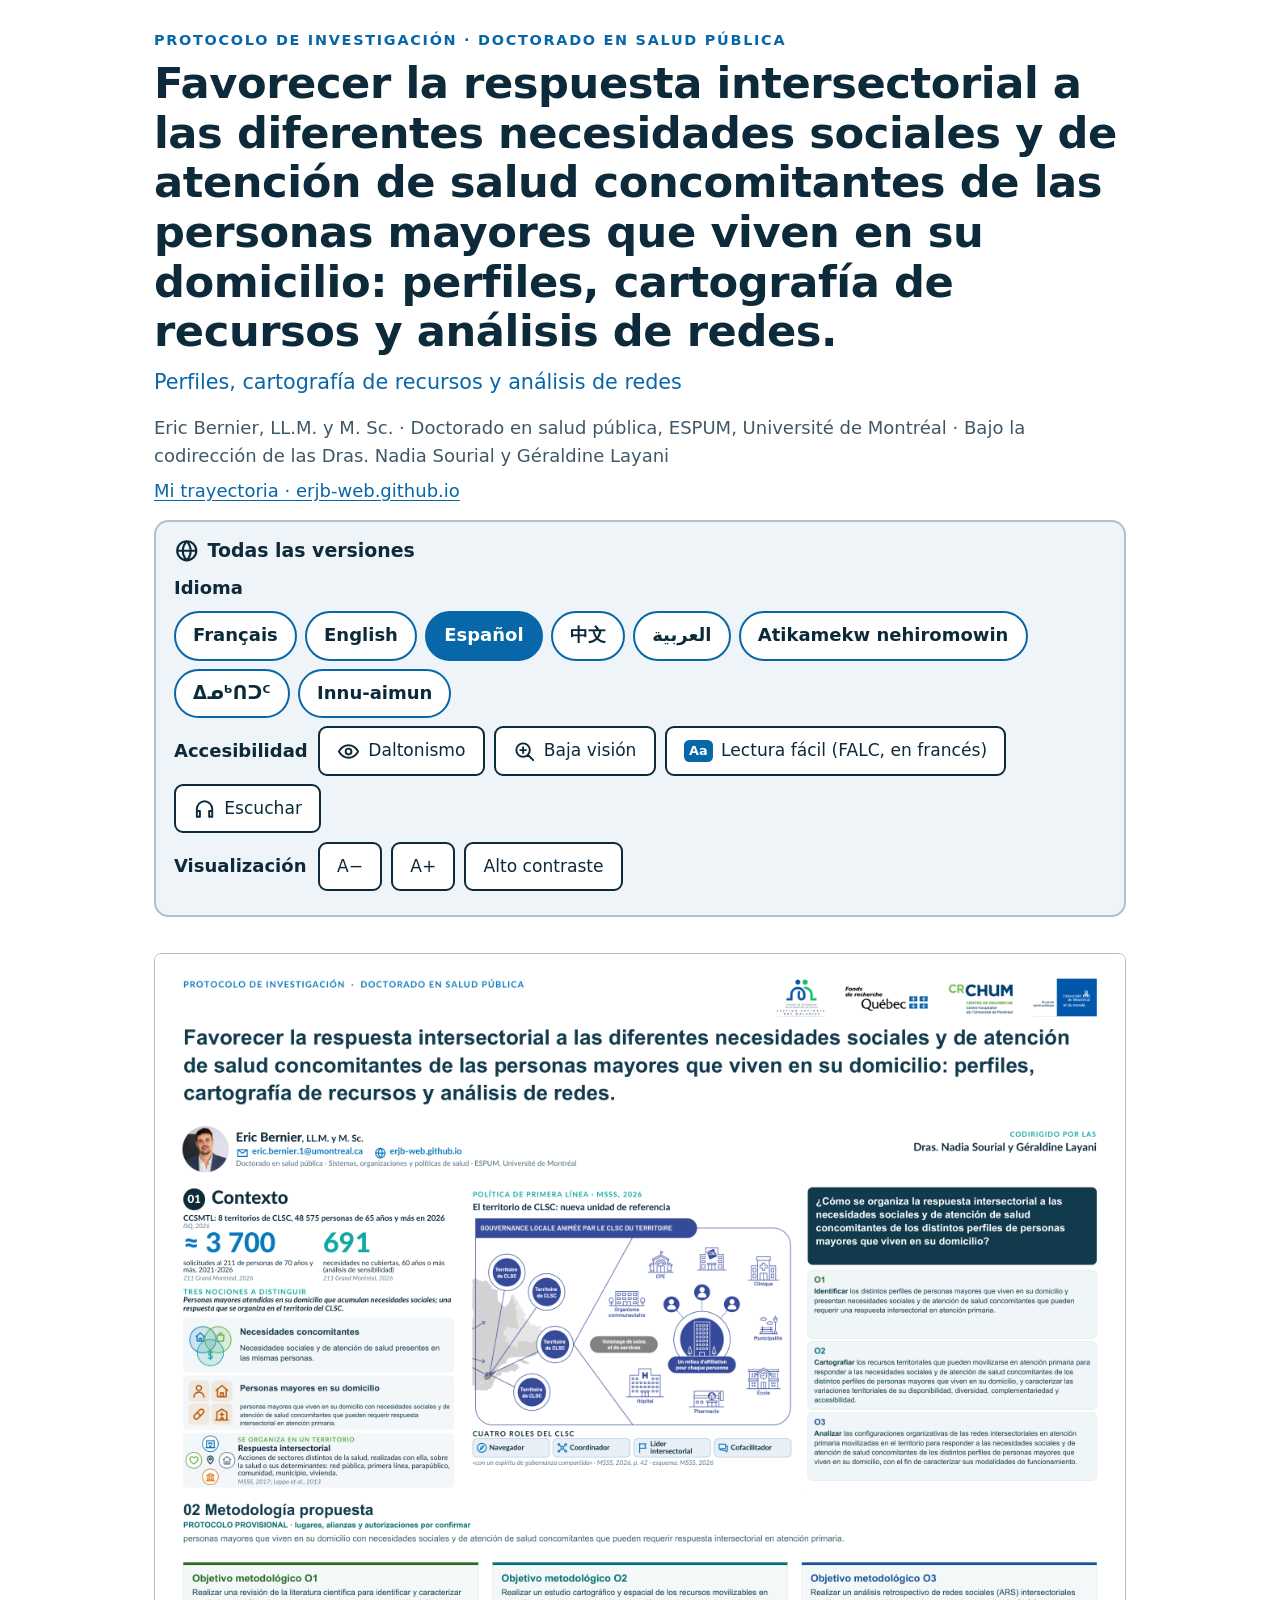
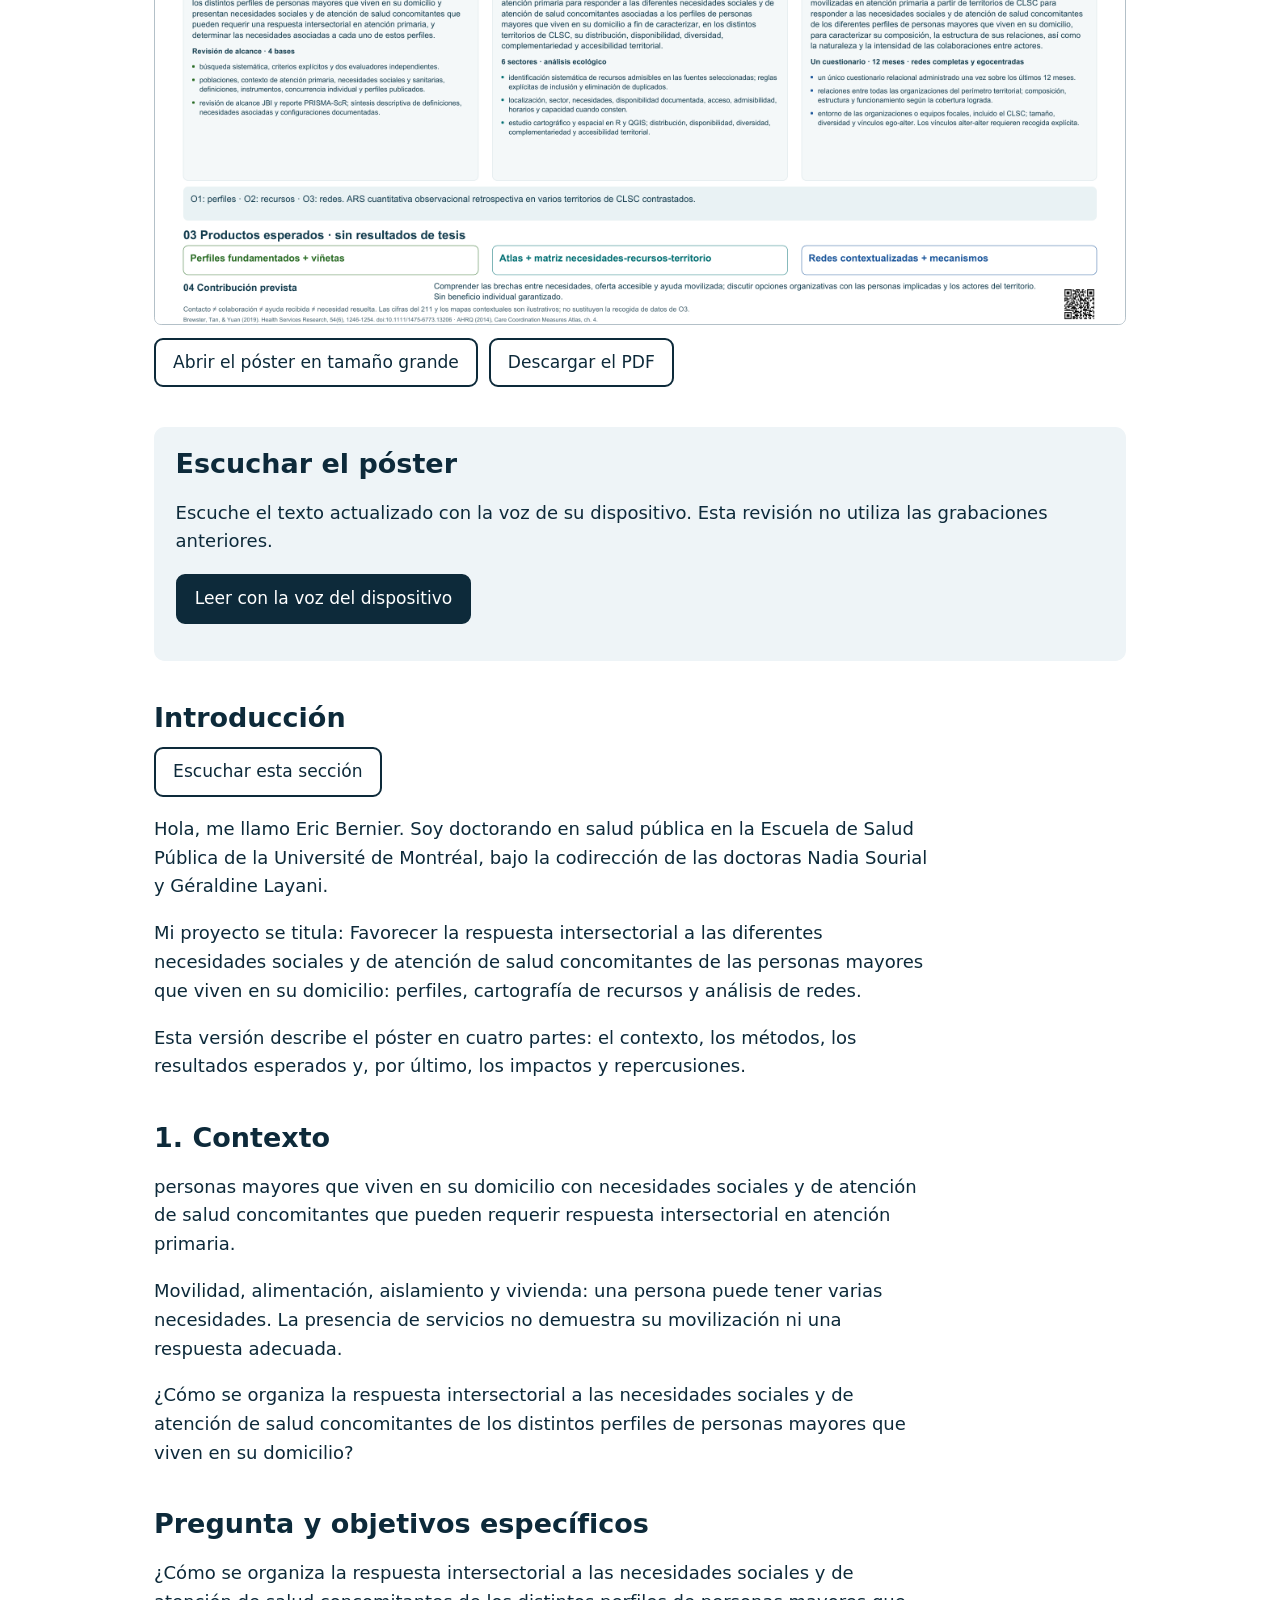
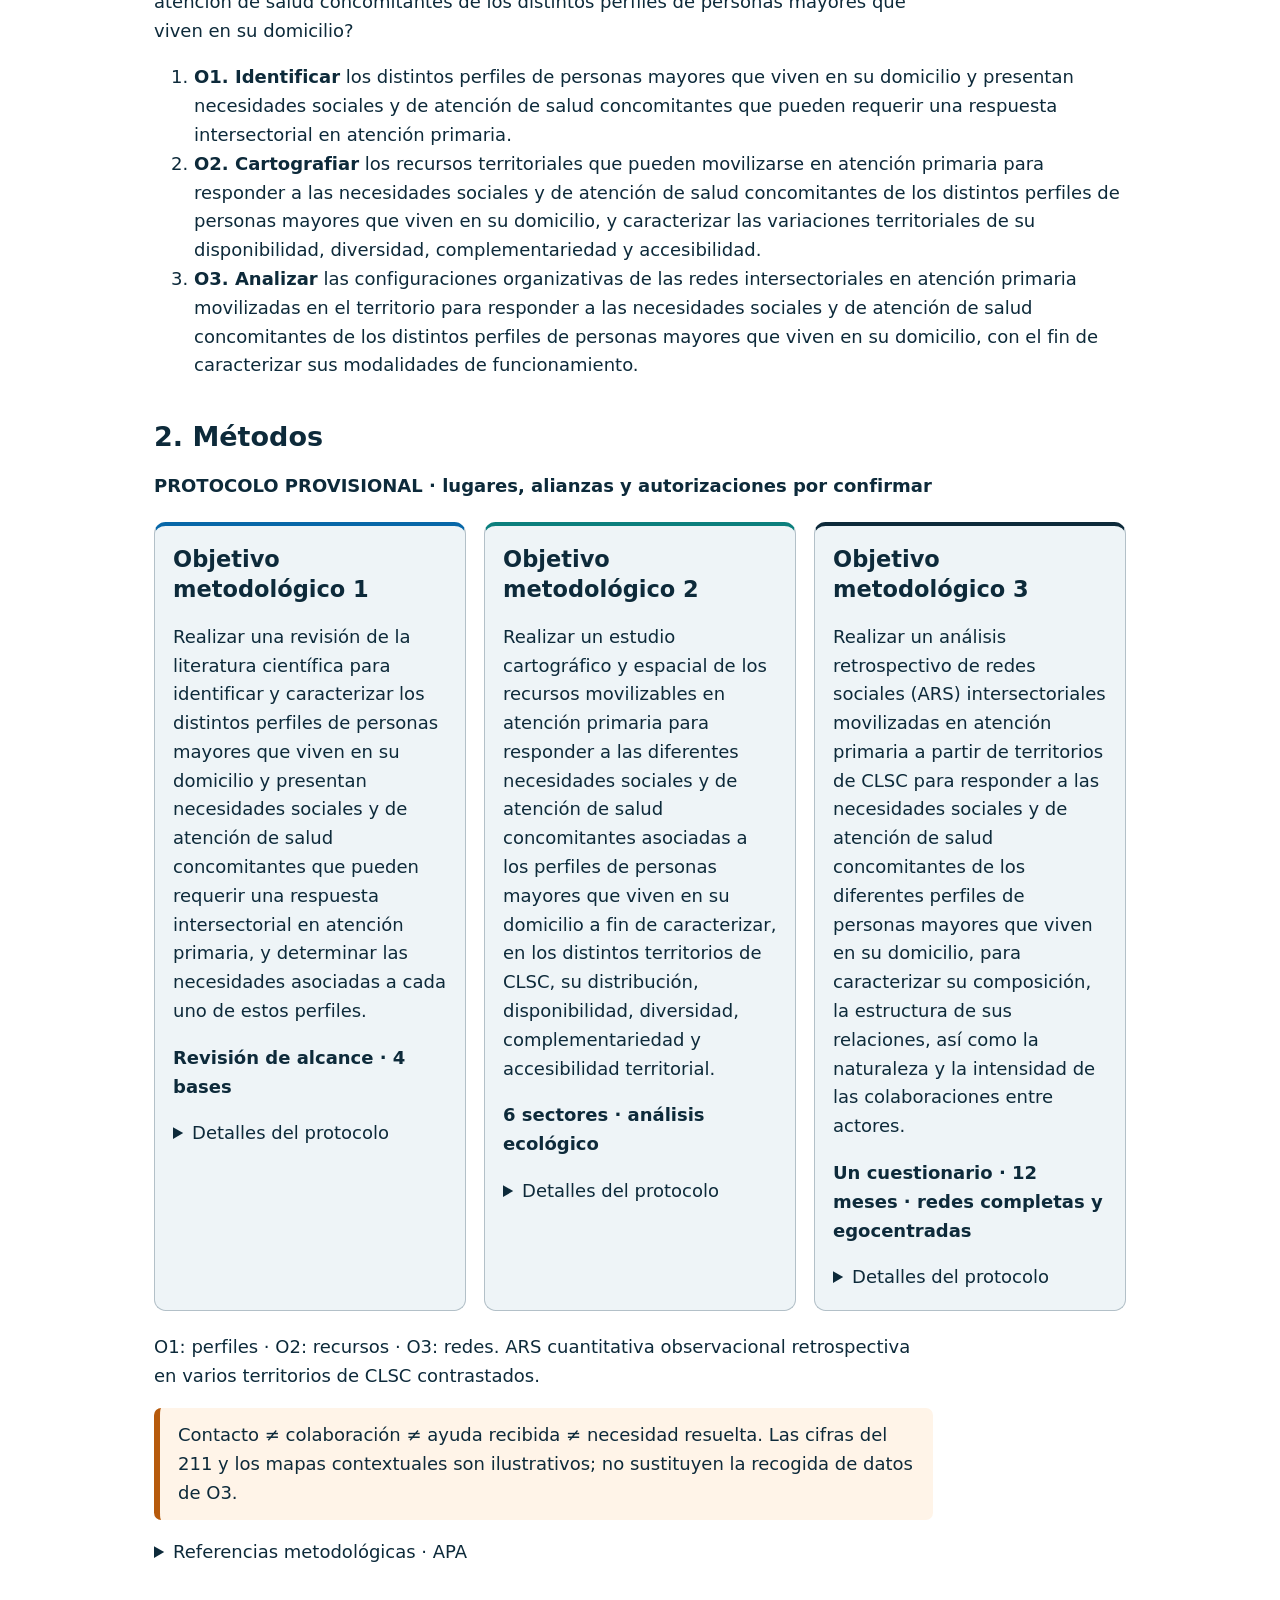
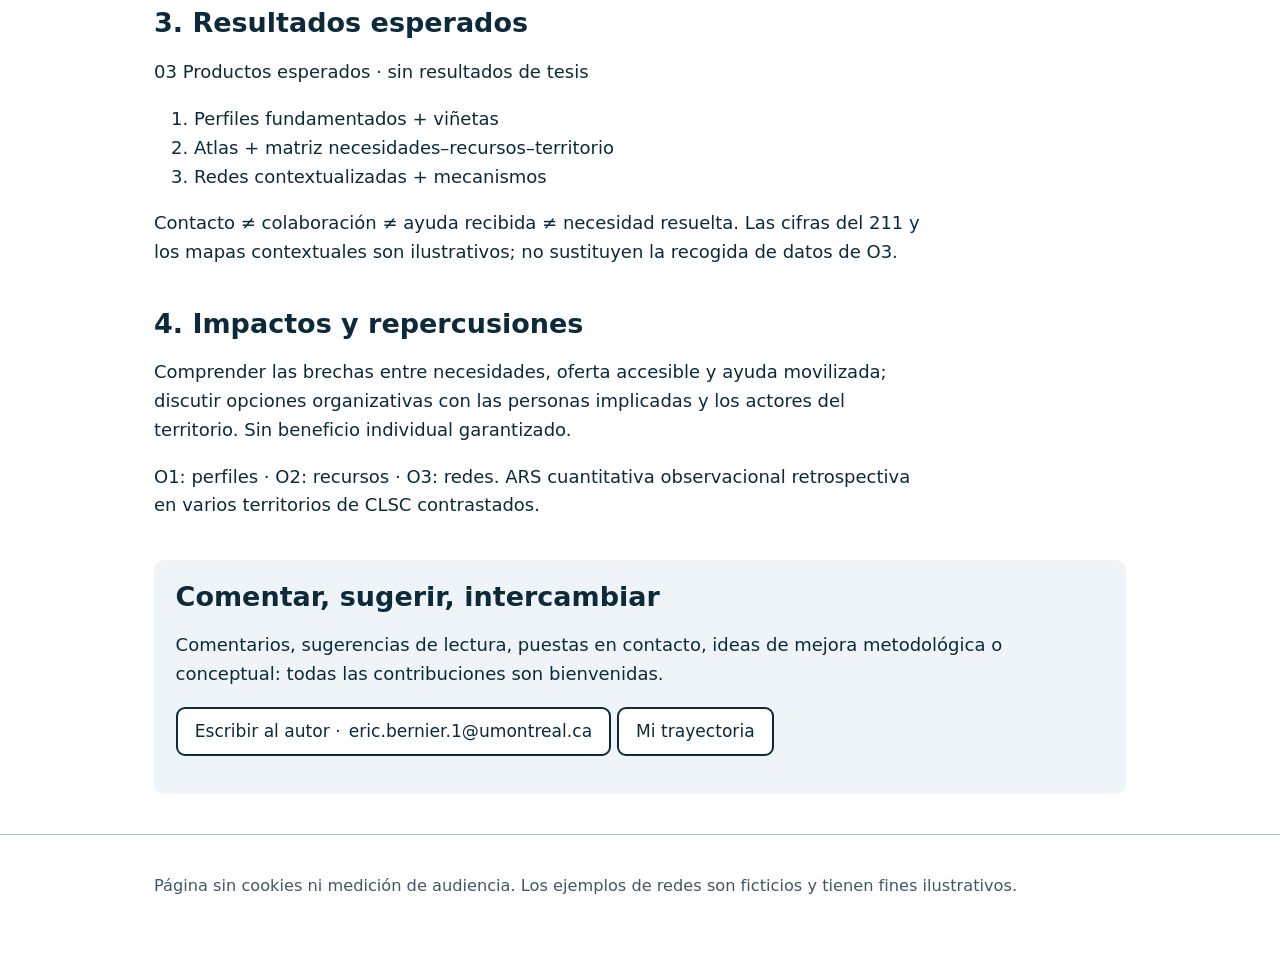
<file: es/index.html>
<!doctype html>
<html lang="es" data-tts="es-ES" data-version-methodologie="2026-10-21">
<head>
<meta charset="utf-8">
<meta name="viewport" content="width=device-width, initial-scale=1">
<title>Favorecer la respuesta intersectorial a las diferentes necesidades sociales y de atención de salud concomitantes de las personas mayores que viven en su domicilio: perfiles, cartografía de recursos y análisis de redes.</title>
<meta name="description" content="Perfiles, cartografía de recursos y análisis de redes">
<link rel="alternate" hreflang="fr" href=".././">
<link rel="alternate" hreflang="en" href="../en/">
<link rel="alternate" hreflang="es" href="../es/">
<link rel="alternate" hreflang="zh-Hans" href="../zh/">
<link rel="alternate" hreflang="ar" href="../ar/">
<link rel="alternate" hreflang="atj" href="../atj/">
<link rel="alternate" hreflang="iu" href="../iu/">
<link rel="alternate" hreflang="moe" href="../innu/">
<link rel="stylesheet" href="../assets/style.css?v=e0b63c5130">
</head>
<body>
<a class="skip" href="#contenu">Ir al contenido</a>
<header class="top"><div class="wrap">
<p class="kicker">Protocolo de investigación · Doctorado en salud pública</p>
<h1>Favorecer la respuesta intersectorial a las diferentes necesidades sociales y de atención de salud concomitantes de las personas mayores que viven en su domicilio: perfiles, cartografía de recursos y análisis de redes.</h1>
<p class="subtitle">Perfiles, cartografía de recursos y análisis de redes</p>
<p class="byline">Eric Bernier, LL.M. y M. Sc. · Doctorado en salud pública, ESPUM, Université de Montréal · Bajo la codirección de las Dras. Nadia Sourial y Géraldine Layani</p>
<p class="byline"><a href="https://erjb-web.github.io/#parcours">Mi trayectoria · erjb-web.github.io</a></p>
<nav class="versions" aria-labelledby="h-versions">
<h2 id="h-versions"><svg class="ic" viewBox="0 0 24 24" aria-hidden="true" focusable="false"><path d="M12 21 A9 9 0 1 0 12 3 A9 9 0 1 0 12 21 Z M3 12 H21 M12 3 C9.5 5.6 8.3 8.7 8.3 12 C8.3 15.3 9.5 18.4 12 21 M12 3 C14.5 5.6 15.7 8.7 15.7 12 C15.7 15.3 14.5 18.4 12 21" fill="none" stroke="currentColor" stroke-width="2" stroke-linecap="round" stroke-linejoin="round"/></svg>Todas las versiones</h2>
<div class="row"><span class="lab" id="lab-lang">Idioma</span><ul class="pills" aria-labelledby="lab-lang">
<li><a href=".././" hreflang="fr" lang="fr">Français</a></li>
<li><a href="../en/" hreflang="en" lang="en">English</a></li>
<li><a href="../es/" hreflang="es" lang="es" aria-current="page">Español</a></li>
<li><a href="../zh/" hreflang="zh-Hans" lang="zh-Hans">中文</a></li>
<li><a href="../ar/" hreflang="ar" lang="ar">العربية</a></li>
<li><a href="../atj/" hreflang="atj" lang="atj">Atikamekw nehiromowin</a></li>
<li><a href="../iu/" hreflang="iu" lang="iu">ᐃᓄᒃᑎᑐᑦ</a></li>
<li><a href="../innu/" hreflang="moe" lang="moe">Innu-aimun</a></li>
</ul></div>
<div class="row"><span class="lab">Accesibilidad</span>
<button type="button" id="daltonisme" aria-pressed="false"><svg class="ic" viewBox="0 0 24 24" aria-hidden="true" focusable="false"><path d="M2 12 C4.5 7.5 8 5.5 12 5.5 C16 5.5 19.5 7.5 22 12 C19.5 16.5 16 18.5 12 18.5 C8 18.5 4.5 16.5 2 12 Z M12 15 A3 3 0 1 0 12 9 A3 3 0 1 0 12 15 Z" fill="none" stroke="currentColor" stroke-width="2" stroke-linecap="round" stroke-linejoin="round"/></svg>Daltonismo</button>
<button type="button" id="bassevision" aria-pressed="false"><svg class="ic" viewBox="0 0 24 24" aria-hidden="true" focusable="false"><path d="M10.5 17.5 A7 7 0 1 0 10.5 3.5 A7 7 0 1 0 10.5 17.5 Z M15.6 15.6 L21 21 M7.5 10.5 H13.5 M10.5 7.5 V13.5" fill="none" stroke="currentColor" stroke-width="2" stroke-linecap="round" stroke-linejoin="round"/></svg>Baja visión</button>
<a class="btn" href="../falc/" hreflang="fr"><span class="badge" aria-hidden="true">Aa</span>Lectura fácil (FALC, en francés)</a>
<a class="btn" href="#ecouter"><svg class="ic" viewBox="0 0 24 24" aria-hidden="true" focusable="false"><path d="M4 15 V12.5 A8 8 0 0 1 20 12.5 V15 M4 14.5 H7.2 V20.5 H4 Z M20 14.5 H16.8 V20.5 H20 Z" fill="none" stroke="currentColor" stroke-width="2" stroke-linecap="round" stroke-linejoin="round"/></svg>Escuchar</a>
</div>
<div class="row"><span class="lab">Visualización</span>
<button type="button" id="moins" aria-label="Reducir el texto">A−</button><button type="button" id="plus" aria-label="Ampliar el texto">A+</button>
<button type="button" id="contraste" aria-pressed="false">Alto contraste</button></div>
</nav>
</div></header>
<main id="contenu" class="wrap">
<figure id="affiche-fig"><img id="affiche" src="../img/affiche-es.png?v=a04abcaf1b" data-std="../img/affiche-es.png?v=a04abcaf1b" data-cb="../img/affiche-es-daltonien.png?v=5630ebd308" alt="Póster científico en cuatro partes: contexto, métodos, resultados esperados, impactos y repercusiones. Descripción completa en el texto de esta página." data-alt-std="Póster científico en cuatro partes: contexto, métodos, resultados esperados, impactos y repercusiones. Descripción completa en el texto de esta página." data-alt-cb="Póster en versión adaptada al daltonismo: colores Okabe-Ito y una forma distinta para cada sector en las redes. Descripción completa en el texto de esta página." width="2400" height="2400">
<figcaption><a class="btn" href="../img/affiche-es.png?v=a04abcaf1b" data-std="../img/affiche-es.png?v=a04abcaf1b" data-cb="../img/affiche-es-daltonien.png?v=5630ebd308">Abrir el póster en tamaño grande</a><a class="btn" href="../pdf/affiche-es.pdf?v=7bf84da381" data-std="../pdf/affiche-es.pdf?v=7bf84da381" data-cb="../pdf/affiche-es-daltonien.pdf?v=ea11c37213">Descargar el PDF</a></figcaption></figure>
<section class="zoom" aria-labelledby="h-zoom"><h2 id="h-zoom">El póster ampliado, parte por parte</h2>
<figure><h3>1 · Título y autor</h3><img src="../img/zoom/es-1.png?v=98f12d5bf0" data-std="../img/zoom/es-1.png?v=98f12d5bf0" data-cb="../img/zoom/es-daltonien-1.png?v=7332e79098" alt="Título y autor" loading="lazy"><figcaption><a class="btn" href="../img/zoom/es-1.png?v=98f12d5bf0" data-std="../img/zoom/es-1.png?v=98f12d5bf0" data-cb="../img/zoom/es-daltonien-1.png?v=7332e79098">Abrir en tamaño real</a></figcaption></figure>
<figure><h3>2 · Contexto: cifras y nociones</h3><img src="../img/zoom/es-2.png?v=b3cd382f39" data-std="../img/zoom/es-2.png?v=b3cd382f39" data-cb="../img/zoom/es-daltonien-2.png?v=49f004f6db" alt="Contexto: cifras y nociones" loading="lazy"><figcaption><a class="btn" href="../img/zoom/es-2.png?v=b3cd382f39" data-std="../img/zoom/es-2.png?v=b3cd382f39" data-cb="../img/zoom/es-daltonien-2.png?v=49f004f6db">Abrir en tamaño real</a></figcaption></figure>
<figure><h3>3 · Contexto: política de primera línea</h3><img src="../img/zoom/es-3.png?v=62f00c73f6" data-std="../img/zoom/es-3.png?v=62f00c73f6" data-cb="../img/zoom/es-daltonien-3.png?v=1d615bddf2" alt="Contexto: política de primera línea" loading="lazy"><figcaption><a class="btn" href="../img/zoom/es-3.png?v=62f00c73f6" data-std="../img/zoom/es-3.png?v=62f00c73f6" data-cb="../img/zoom/es-daltonien-3.png?v=1d615bddf2">Abrir en tamaño real</a></figcaption></figure>
<figure><h3>4 · Contexto: necesidades, recursos y relaciones</h3><img src="../img/zoom/es-4.png?v=8bf8239e9c" data-std="../img/zoom/es-4.png?v=8bf8239e9c" data-cb="../img/zoom/es-daltonien-4.png?v=5b9b0e3e20" alt="Contexto: necesidades, recursos y relaciones" loading="lazy"><figcaption><a class="btn" href="../img/zoom/es-4.png?v=8bf8239e9c" data-std="../img/zoom/es-4.png?v=8bf8239e9c" data-cb="../img/zoom/es-daltonien-4.png?v=5b9b0e3e20">Abrir en tamaño real</a></figcaption></figure>
<figure><h3>5 · Métodos: perfiles y recursos</h3><img src="../img/zoom/es-5.png?v=4d487341c7" data-std="../img/zoom/es-5.png?v=4d487341c7" data-cb="../img/zoom/es-daltonien-5.png?v=1e12f6aa07" alt="Métodos: perfiles y recursos" loading="lazy"><figcaption><a class="btn" href="../img/zoom/es-5.png?v=4d487341c7" data-std="../img/zoom/es-5.png?v=4d487341c7" data-cb="../img/zoom/es-daltonien-5.png?v=1e12f6aa07">Abrir en tamaño real</a></figcaption></figure>
<figure><h3>6 · Métodos: redes y entrevistas</h3><img src="../img/zoom/es-6.png?v=5d38308834" data-std="../img/zoom/es-6.png?v=5d38308834" data-cb="../img/zoom/es-daltonien-6.png?v=f6408f7cc9" alt="Métodos: redes y entrevistas" loading="lazy"><figcaption><a class="btn" href="../img/zoom/es-6.png?v=5d38308834" data-std="../img/zoom/es-6.png?v=5d38308834" data-cb="../img/zoom/es-daltonien-6.png?v=f6408f7cc9">Abrir en tamaño real</a></figcaption></figure>
<figure><h3>7 · Resultados esperados: tres productos</h3><img src="../img/zoom/es-7.png?v=e38564390c" data-std="../img/zoom/es-7.png?v=e38564390c" data-cb="../img/zoom/es-daltonien-7.png?v=0de3350c78" alt="Resultados esperados: tres productos" loading="lazy"><figcaption><a class="btn" href="../img/zoom/es-7.png?v=e38564390c" data-std="../img/zoom/es-7.png?v=e38564390c" data-cb="../img/zoom/es-daltonien-7.png?v=0de3350c78">Abrir en tamaño real</a></figcaption></figure>
<figure><h3>8 · Impactos y repercusiones, códigos QR</h3><img src="../img/zoom/es-8.png?v=a5b0ccde2d" data-std="../img/zoom/es-8.png?v=a5b0ccde2d" data-cb="../img/zoom/es-daltonien-8.png?v=a5b0ccde2d" alt="Impactos y repercusiones, códigos QR" loading="lazy"><figcaption><a class="btn" href="../img/zoom/es-8.png?v=a5b0ccde2d" data-std="../img/zoom/es-8.png?v=a5b0ccde2d" data-cb="../img/zoom/es-daltonien-8.png?v=a5b0ccde2d">Abrir en tamaño real</a></figcaption></figure>
</section>
<section class="listen" aria-labelledby="ecouter"><h2 id="ecouter">Escuchar el póster</h2><p data-say="Escuche el texto actualizado con la voz de su dispositivo. Esta revisión no utiliza las grabaciones anteriores.">Escuche el texto actualizado con la voz de su dispositivo. Esta revisión no utiliza las grabaciones anteriores.</p>
<p id="no-voice" class="note hidden">Todavía no hay versión de audio en este idioma.</p>
<p><button type="button" class="tts primary btn" data-speak="all">Leer con la voz del dispositivo</button> <button type="button" id="stop" class="tts hidden">Detener la lectura</button></p>
</section>
<section class="text" id="intro" aria-labelledby="h-intro"><h2 id="h-intro">Introducción</h2>
<p class="say"><button type="button" class="tts" data-speak="intro">Escuchar esta sección</button></p>
<p data-say="Hola, me llamo Eric Bernier. Soy doctorando en salud pública en la Escuela de Salud Pública de la Université de Montréal, bajo la codirección de las doctoras Nadia Sourial y Géraldine Layani.">Hola, me llamo Eric Bernier. Soy doctorando en salud pública en la Escuela de Salud Pública de la Université de Montréal, bajo la codirección de las doctoras Nadia Sourial y Géraldine Layani.</p>
<p data-say="Mi proyecto se titula: Favorecer la respuesta intersectorial a las diferentes necesidades sociales y de atención de salud concomitantes de las personas mayores que viven en su domicilio: perfiles, cartografía de recursos y análisis de redes.">Mi proyecto se titula: Favorecer la respuesta intersectorial a las diferentes necesidades sociales y de atención de salud concomitantes de las personas mayores que viven en su domicilio: perfiles, cartografía de recursos y análisis de redes.</p>
<p data-say="Esta versión describe el póster en cuatro partes: el contexto, los métodos, los resultados esperados y, por último, los impactos y repercusiones.">Esta versión describe el póster en cuatro partes: el contexto, los métodos, los resultados esperados y, por último, los impactos y repercusiones.</p>
</section>
<section class="text" id="contexte" aria-labelledby="h-contexte"><h2 id="h-contexte">1. Contexto</h2><p data-say="personas mayores que viven en su domicilio con necesidades sociales y de atención de salud concomitantes que pueden requerir respuesta intersectorial en atención primaria.">personas mayores que viven en su domicilio con necesidades sociales y de atención de salud concomitantes que pueden requerir respuesta intersectorial en atención primaria.</p><p data-say="Movilidad, alimentación, aislamiento y vivienda: una persona puede tener varias necesidades. La presencia de servicios no demuestra su movilización ni una respuesta adecuada.">Movilidad, alimentación, aislamiento y vivienda: una persona puede tener varias necesidades. La presencia de servicios no demuestra su movilización ni una respuesta adecuada.</p><p data-say="¿Cómo se organiza la respuesta intersectorial a las necesidades sociales y de atención de salud concomitantes de los distintos perfiles de personas mayores que viven en su domicilio?">¿Cómo se organiza la respuesta intersectorial a las necesidades sociales y de atención de salud concomitantes de los distintos perfiles de personas mayores que viven en su domicilio?</p></section>
<section class="text" id="objectifs-recherche"><h2>Pregunta y objetivos específicos</h2><p data-say="¿Cómo se organiza la respuesta intersectorial a las necesidades sociales y de atención de salud concomitantes de los distintos perfiles de personas mayores que viven en su domicilio?">¿Cómo se organiza la respuesta intersectorial a las necesidades sociales y de atención de salud concomitantes de los distintos perfiles de personas mayores que viven en su domicilio?</p><ol><li><strong>O1. Identificar</strong> los distintos perfiles de personas mayores que viven en su domicilio y presentan necesidades sociales y de atención de salud concomitantes que pueden requerir una respuesta intersectorial en atención primaria.</li><li><strong>O2. Cartografiar</strong> los recursos territoriales que pueden movilizarse en atención primaria para responder a las necesidades sociales y de atención de salud concomitantes de los distintos perfiles de personas mayores que viven en su domicilio, y caracterizar las variaciones territoriales de su disponibilidad, diversidad, complementariedad y accesibilidad.</li><li><strong>O3. Analizar</strong> las configuraciones organizativas de las redes intersectoriales en atención primaria movilizadas en el territorio para responder a las necesidades sociales y de atención de salud concomitantes de los distintos perfiles de personas mayores que viven en su domicilio, con el fin de caracterizar sus modalidades de funcionamiento.</li></ol></section><section class="text" id="methodes" aria-labelledby="h-methodes"><h2 id="h-methodes">2. Métodos</h2><p class="statut-protocole" data-say="PROTOCOLO PROVISIONAL · lugares, alianzas y autorizaciones por confirmar">PROTOCOLO PROVISIONAL · lugares, alianzas y autorizaciones por confirmar</p><div class="methodes-cartes"><article><h3>Objetivo metodológico 1</h3><p class="methodo-formulation-officielle" data-say="Realizar una revisión de la literatura científica para identificar y caracterizar los distintos perfiles de personas mayores que viven en su domicilio y presentan necesidades sociales y de atención de salud concomitantes que pueden requerir una respuesta intersectorial en atención primaria, y determinar las necesidades asociadas a cada uno de estos perfiles.">Realizar una revisión de la literatura científica para identificar y caracterizar los distintos perfiles de personas mayores que viven en su domicilio y presentan necesidades sociales y de atención de salud concomitantes que pueden requerir una respuesta intersectorial en atención primaria, y determinar las necesidades asociadas a cada uno de estos perfiles.</p><p class="methode-repere" data-say="Revisión de alcance · 4 bases">Revisión de alcance · 4 bases</p><details><summary>Detalles del protocolo</summary><ol><li data-say="búsqueda sistemática, criterios explícitos y dos evaluadores independientes.">búsqueda sistemática, criterios explícitos y dos evaluadores independientes.</li><li data-say="poblaciones, contexto de atención primaria, necesidades sociales y sanitarias, definiciones, instrumentos, concurrencia individual y perfiles publicados.">poblaciones, contexto de atención primaria, necesidades sociales y sanitarias, definiciones, instrumentos, concurrencia individual y perfiles publicados.</li><li data-say="revisión de alcance JBI y reporte PRISMA-ScR; síntesis descriptiva de definiciones, necesidades asociadas y configuraciones documentadas.">revisión de alcance JBI y reporte PRISMA-ScR; síntesis descriptiva de definiciones, necesidades asociadas y configuraciones documentadas.</li></ol></details></article><article><h3>Objetivo metodológico 2</h3><p class="methodo-formulation-officielle" data-say="Realizar un estudio cartográfico y espacial de los recursos movilizables en atención primaria para responder a las diferentes necesidades sociales y de atención de salud concomitantes asociadas a los perfiles de personas mayores que viven en su domicilio a fin de caracterizar, en los distintos territorios de CLSC, su distribución, disponibilidad, diversidad, complementariedad y accesibilidad territorial.">Realizar un estudio cartográfico y espacial de los recursos movilizables en atención primaria para responder a las diferentes necesidades sociales y de atención de salud concomitantes asociadas a los perfiles de personas mayores que viven en su domicilio a fin de caracterizar, en los distintos territorios de CLSC, su distribución, disponibilidad, diversidad, complementariedad y accesibilidad territorial.</p><p class="methode-repere" data-say="6 sectores · análisis ecológico">6 sectores · análisis ecológico</p><details><summary>Detalles del protocolo</summary><ol><li data-say="identificación sistemática de recursos admisibles en las fuentes seleccionadas; reglas explícitas de inclusión y eliminación de duplicados.">identificación sistemática de recursos admisibles en las fuentes seleccionadas; reglas explícitas de inclusión y eliminación de duplicados.</li><li data-say="localización, sector, necesidades, disponibilidad documentada, acceso, admisibilidad, horarios y capacidad cuando consten.">localización, sector, necesidades, disponibilidad documentada, acceso, admisibilidad, horarios y capacidad cuando consten.</li><li data-say="estudio cartográfico y espacial en R y QGIS; distribución, disponibilidad, diversidad, complementariedad y accesibilidad territorial.">estudio cartográfico y espacial en R y QGIS; distribución, disponibilidad, diversidad, complementariedad y accesibilidad territorial.</li></ol></details></article><article><h3>Objetivo metodológico 3</h3><p class="methodo-formulation-officielle" data-say="Realizar un análisis retrospectivo de redes sociales (ARS) intersectoriales movilizadas en atención primaria a partir de territorios de CLSC para responder a las necesidades sociales y de atención de salud concomitantes de los diferentes perfiles de personas mayores que viven en su domicilio, para caracterizar su composición, la estructura de sus relaciones, así como la naturaleza y la intensidad de las colaboraciones entre actores.">Realizar un análisis retrospectivo de redes sociales (ARS) intersectoriales movilizadas en atención primaria a partir de territorios de CLSC para responder a las necesidades sociales y de atención de salud concomitantes de los diferentes perfiles de personas mayores que viven en su domicilio, para caracterizar su composición, la estructura de sus relaciones, así como la naturaleza y la intensidad de las colaboraciones entre actores.</p><p class="methode-repere" data-say="Un cuestionario · 12 meses · redes completas y egocentradas">Un cuestionario · 12 meses · redes completas y egocentradas</p><details><summary>Detalles del protocolo</summary><ol><li data-say="un único cuestionario relacional administrado una vez sobre los últimos 12 meses.">un único cuestionario relacional administrado una vez sobre los últimos 12 meses.</li><li data-say="relaciones entre todas las organizaciones del perímetro territorial; composición, estructura y funcionamiento según la cobertura lograda.">relaciones entre todas las organizaciones del perímetro territorial; composición, estructura y funcionamiento según la cobertura lograda.</li><li data-say="entorno de las organizaciones o equipos focales, incluido el CLSC; tamaño, diversidad y vínculos ego–alter. Los vínculos alter–alter requieren recogida explícita.">entorno de las organizaciones o equipos focales, incluido el CLSC; tamaño, diversidad y vínculos ego–alter. Los vínculos alter–alter requieren recogida explícita.</li></ol></details></article></div><p data-say="O1: perfiles · O2: recursos · O3: redes. ARS cuantitativa observacional retrospectiva en varios territorios de CLSC contrastados.">O1: perfiles · O2: recursos · O3: redes. ARS cuantitativa observacional retrospectiva en varios territorios de CLSC contrastados.</p><p class="prelim" data-say="Contacto ≠ colaboración ≠ ayuda recibida ≠ necesidad resuelta. Las cifras del 211 y los mapas contextuales son ilustrativos; no sustituyen la recogida de datos de O3.">Contacto ≠ colaboración ≠ ayuda recibida ≠ necesidad resuelta. Las cifras del 211 y los mapas contextuales son ilustrativos; no sustituyen la recogida de datos de O3.</p><details class="sources-ars"><summary>Referencias metodológicas · APA</summary><p>Brewster, A. L., Tan, A. X., &amp; Yuan, C. T. (2019). Development and application of a survey instrument to measure collaboration among health care and social services organizations. <i>Health Services Research, 54</i>(6), 1246–1254. <a href="https://doi.org/10.1111/1475-6773.13206">https://doi.org/10.1111/1475-6773.13206</a></p><p>Agency for Healthcare Research and Quality. (2014). Chapter 4: Emerging trends in care coordination measurement. In <i>Care coordination measures atlas update</i>. <a href="https://www.ahrq.gov/ncepcr/care/coordination/atlas/chapter4.html">AHRQ</a></p></details></section>
<section class="text" id="resultats" aria-labelledby="h-resultats"><h2 id="h-resultats">3. Resultados esperados</h2><p data-say="03  Productos esperados · sin resultados de tesis">03  Productos esperados · sin resultados de tesis</p><ol><li data-say="Perfiles fundamentados + viñetas">Perfiles fundamentados + viñetas</li><li data-say="Atlas + matriz necesidades–recursos–territorio">Atlas + matriz necesidades–recursos–territorio</li><li data-say="Redes contextualizadas + mecanismos">Redes contextualizadas + mecanismos</li></ol><p data-say="Contacto ≠ colaboración ≠ ayuda recibida ≠ necesidad resuelta. Las cifras del 211 y los mapas contextuales son ilustrativos; no sustituyen la recogida de datos de O3.">Contacto ≠ colaboración ≠ ayuda recibida ≠ necesidad resuelta. Las cifras del 211 y los mapas contextuales son ilustrativos; no sustituyen la recogida de datos de O3.</p></section>
<section class="text" id="impacts" aria-labelledby="h-impacts"><h2 id="h-impacts">4. Impactos y repercusiones</h2><p data-say="Comprender las brechas entre necesidades, oferta accesible y ayuda movilizada; discutir opciones organizativas con las personas implicadas y los actores del territorio. Sin beneficio individual garantizado.">Comprender las brechas entre necesidades, oferta accesible y ayuda movilizada; discutir opciones organizativas con las personas implicadas y los actores del territorio. Sin beneficio individual garantizado.</p><p data-say="O1: perfiles · O2: recursos · O3: redes. ARS cuantitativa observacional retrospectiva en varios territorios de CLSC contrastados.">O1: perfiles · O2: recursos · O3: redes. ARS cuantitativa observacional retrospectiva en varios territorios de CLSC contrastados.</p></section>
<section class="listen" aria-labelledby="contact"><h2 id="contact">Comentar, sugerir, intercambiar</h2><p>Comentarios, sugerencias de lectura, puestas en contacto, ideas de mejora metodológica o conceptual: todas las contribuciones son bienvenidas.</p><p>
<a class="btn" href="mailto:eric.bernier.1@umontreal.ca">Escribir al autor · <span dir="ltr">eric.bernier.1@umontreal.ca</span></a> <a class="btn" href="https://erjb-web.github.io/#parcours">Mi trayectoria</a></p></section>
</main>
<footer><div class="wrap"><p>Página sin cookies ni medición de audiencia. Los ejemplos de redes son ficticios y tienen fines ilustrativos.</p></div></footer>
<script src="../assets/app.js?v=f458c722fc"></script>
</body>
</html>
</file>
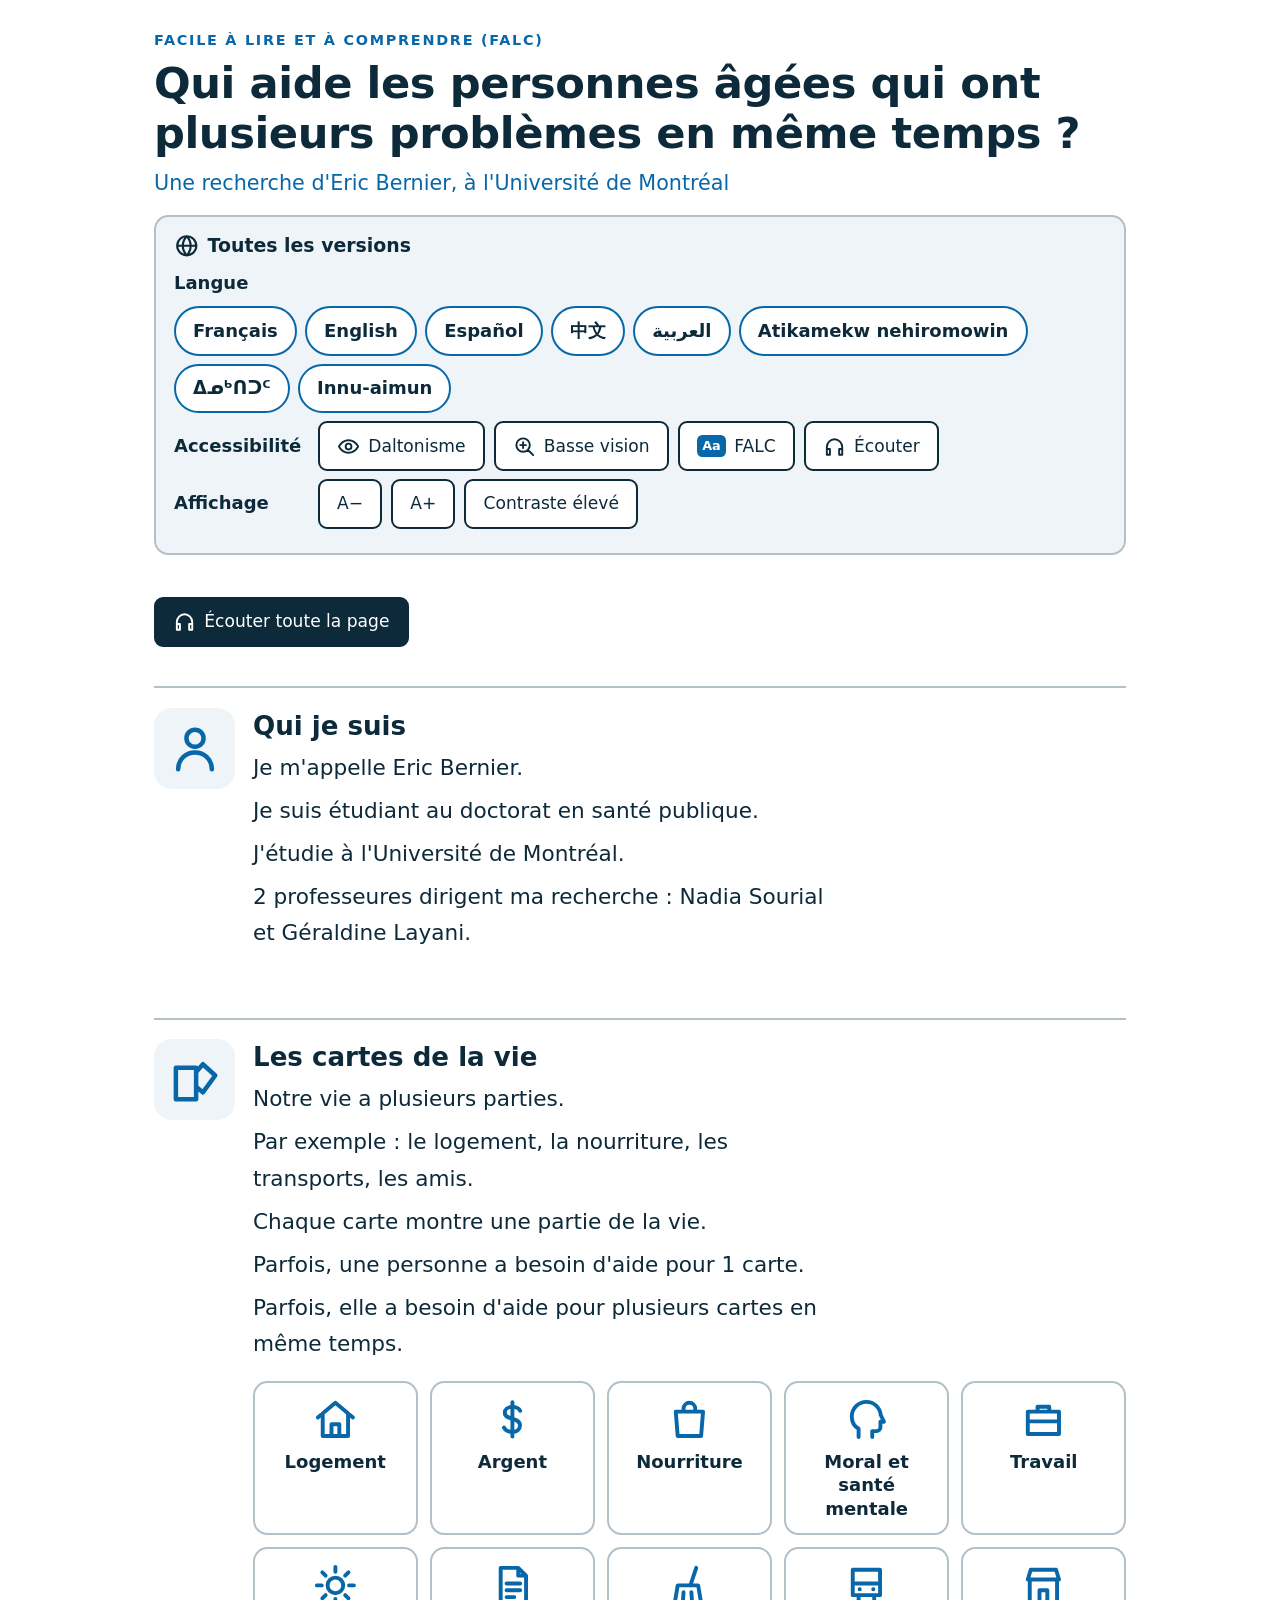
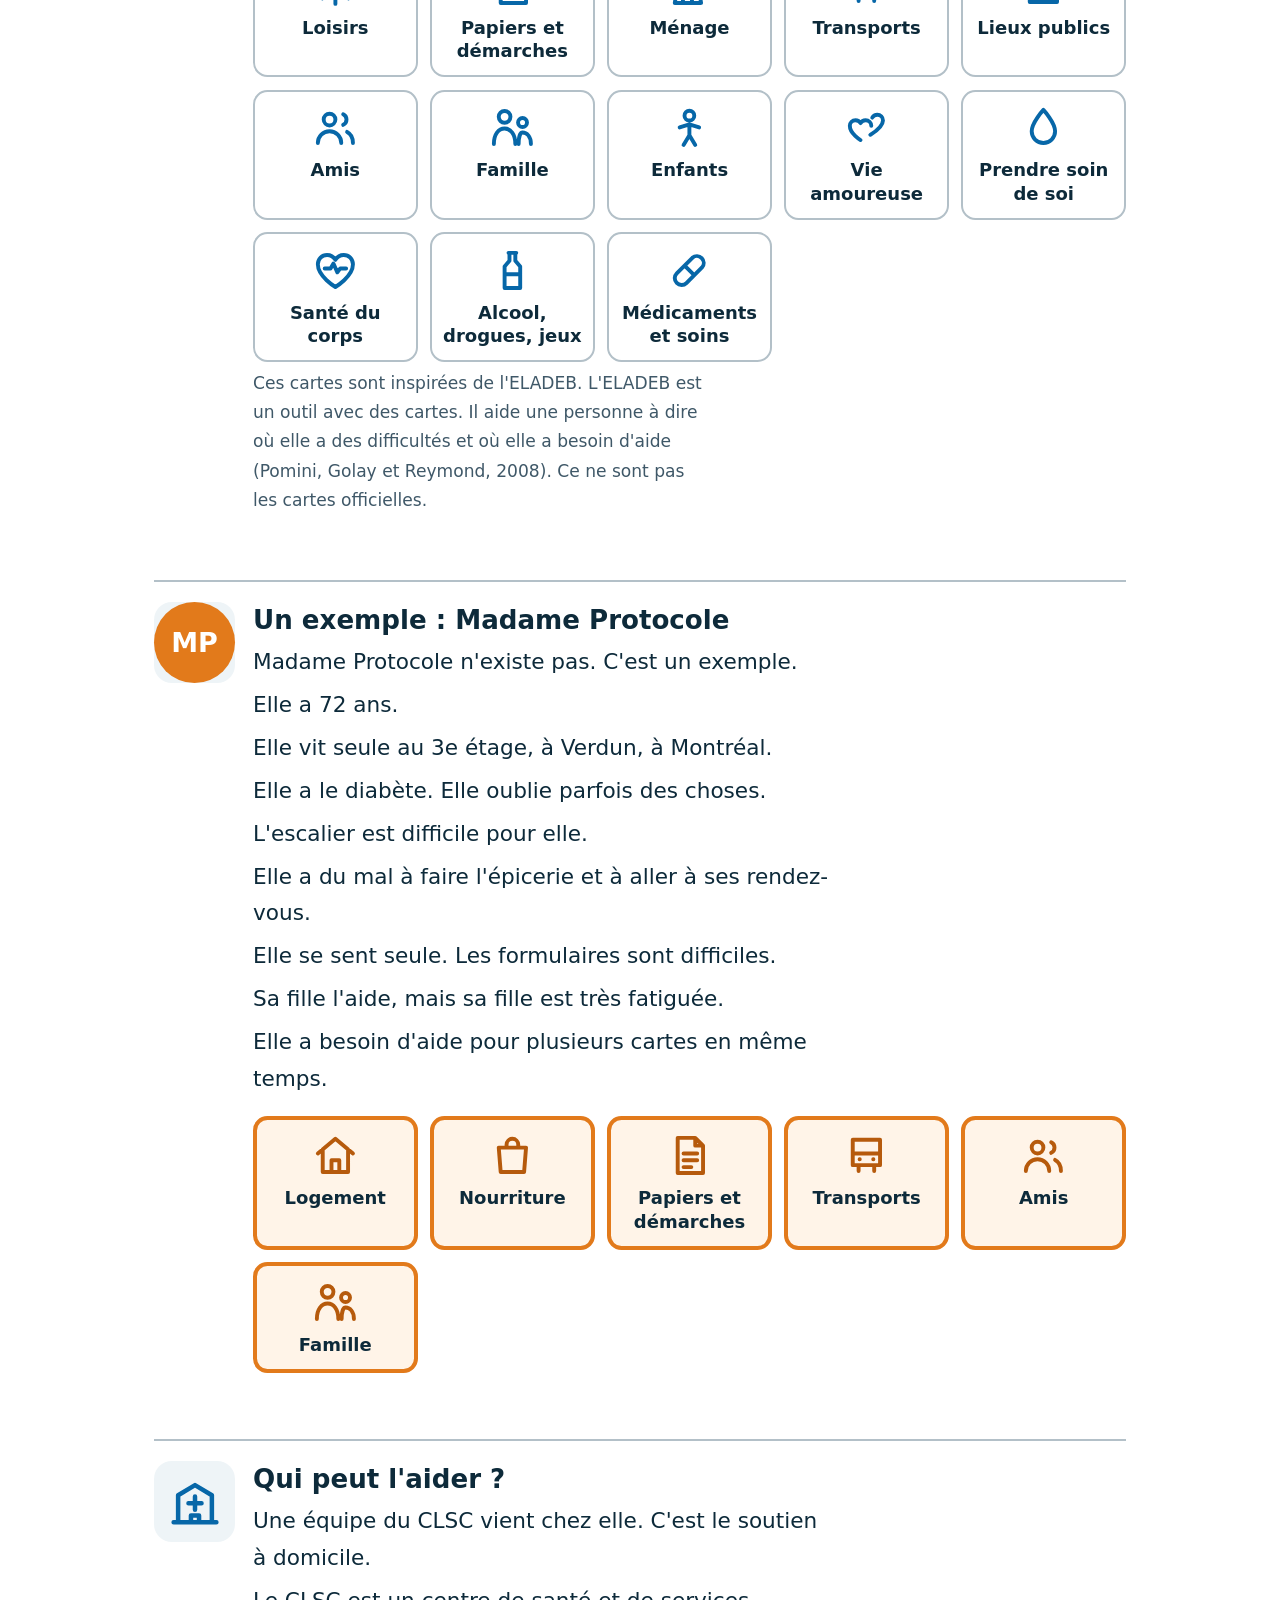
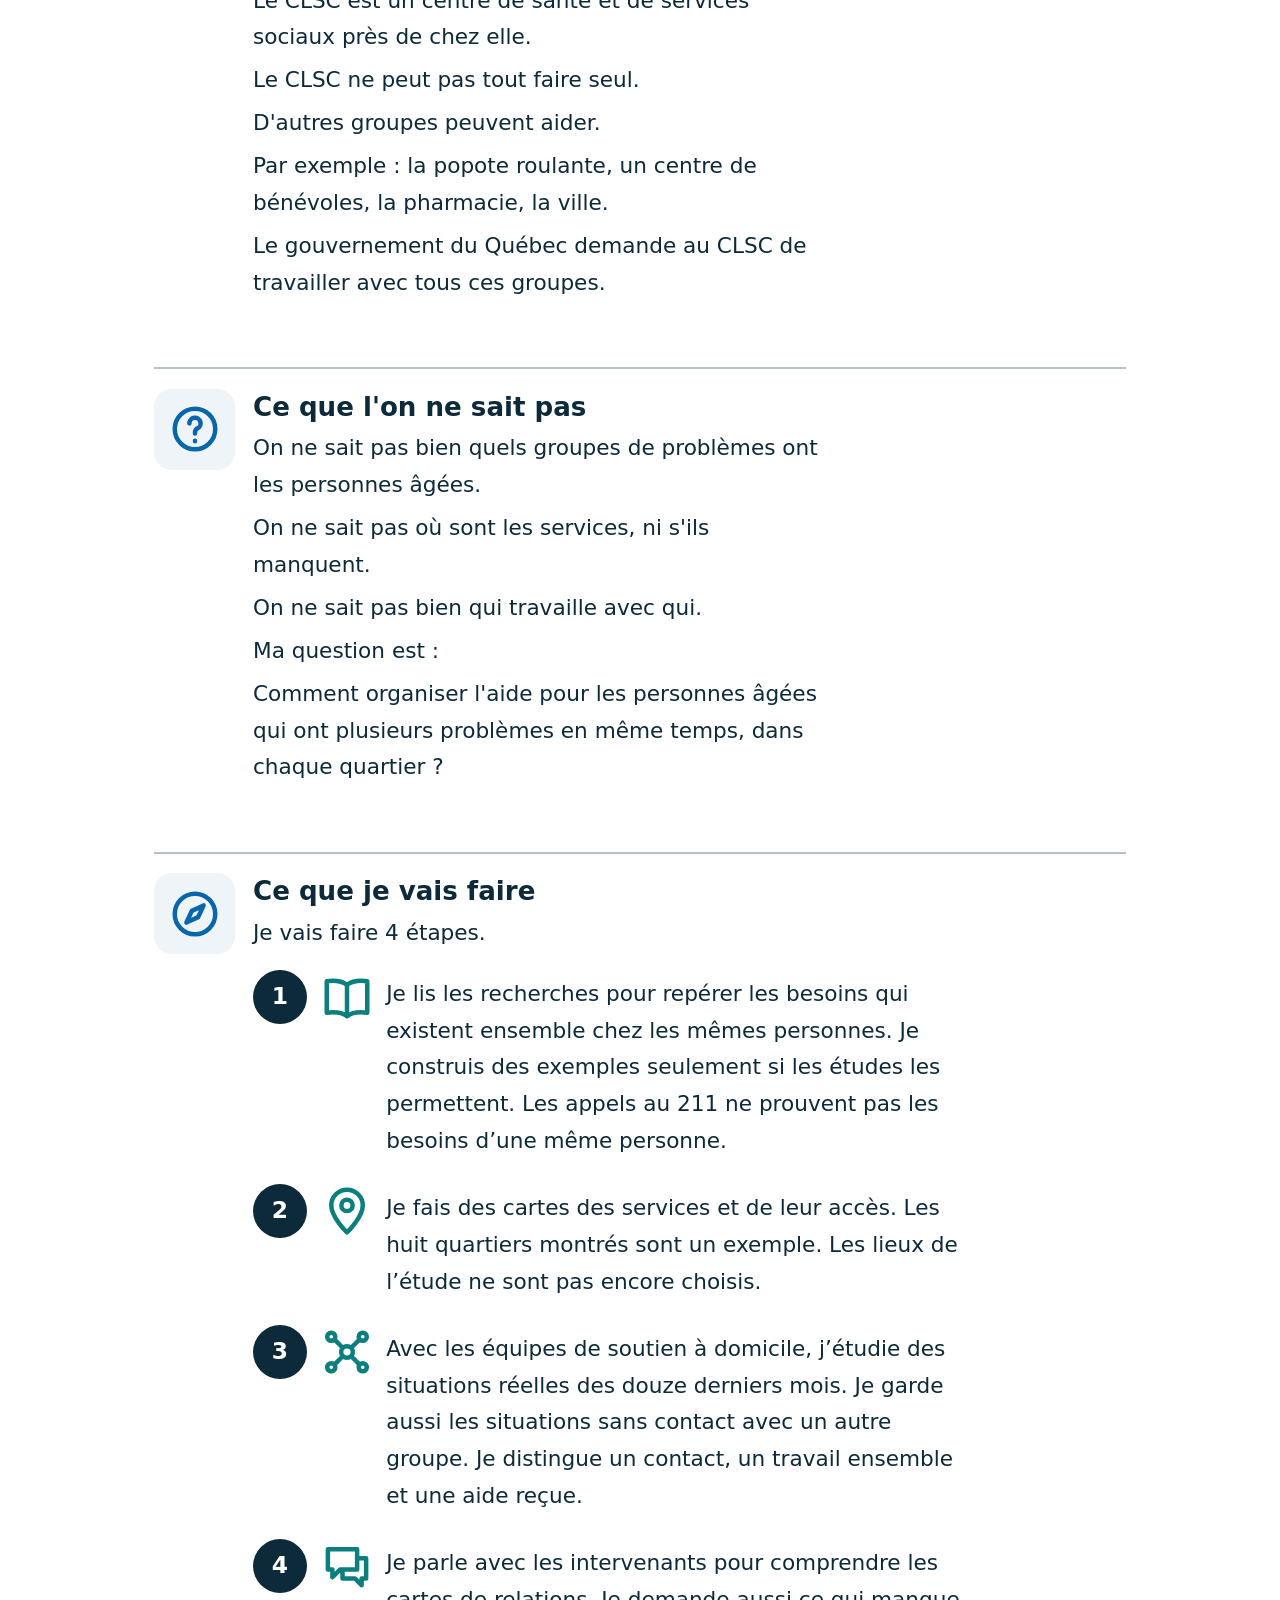
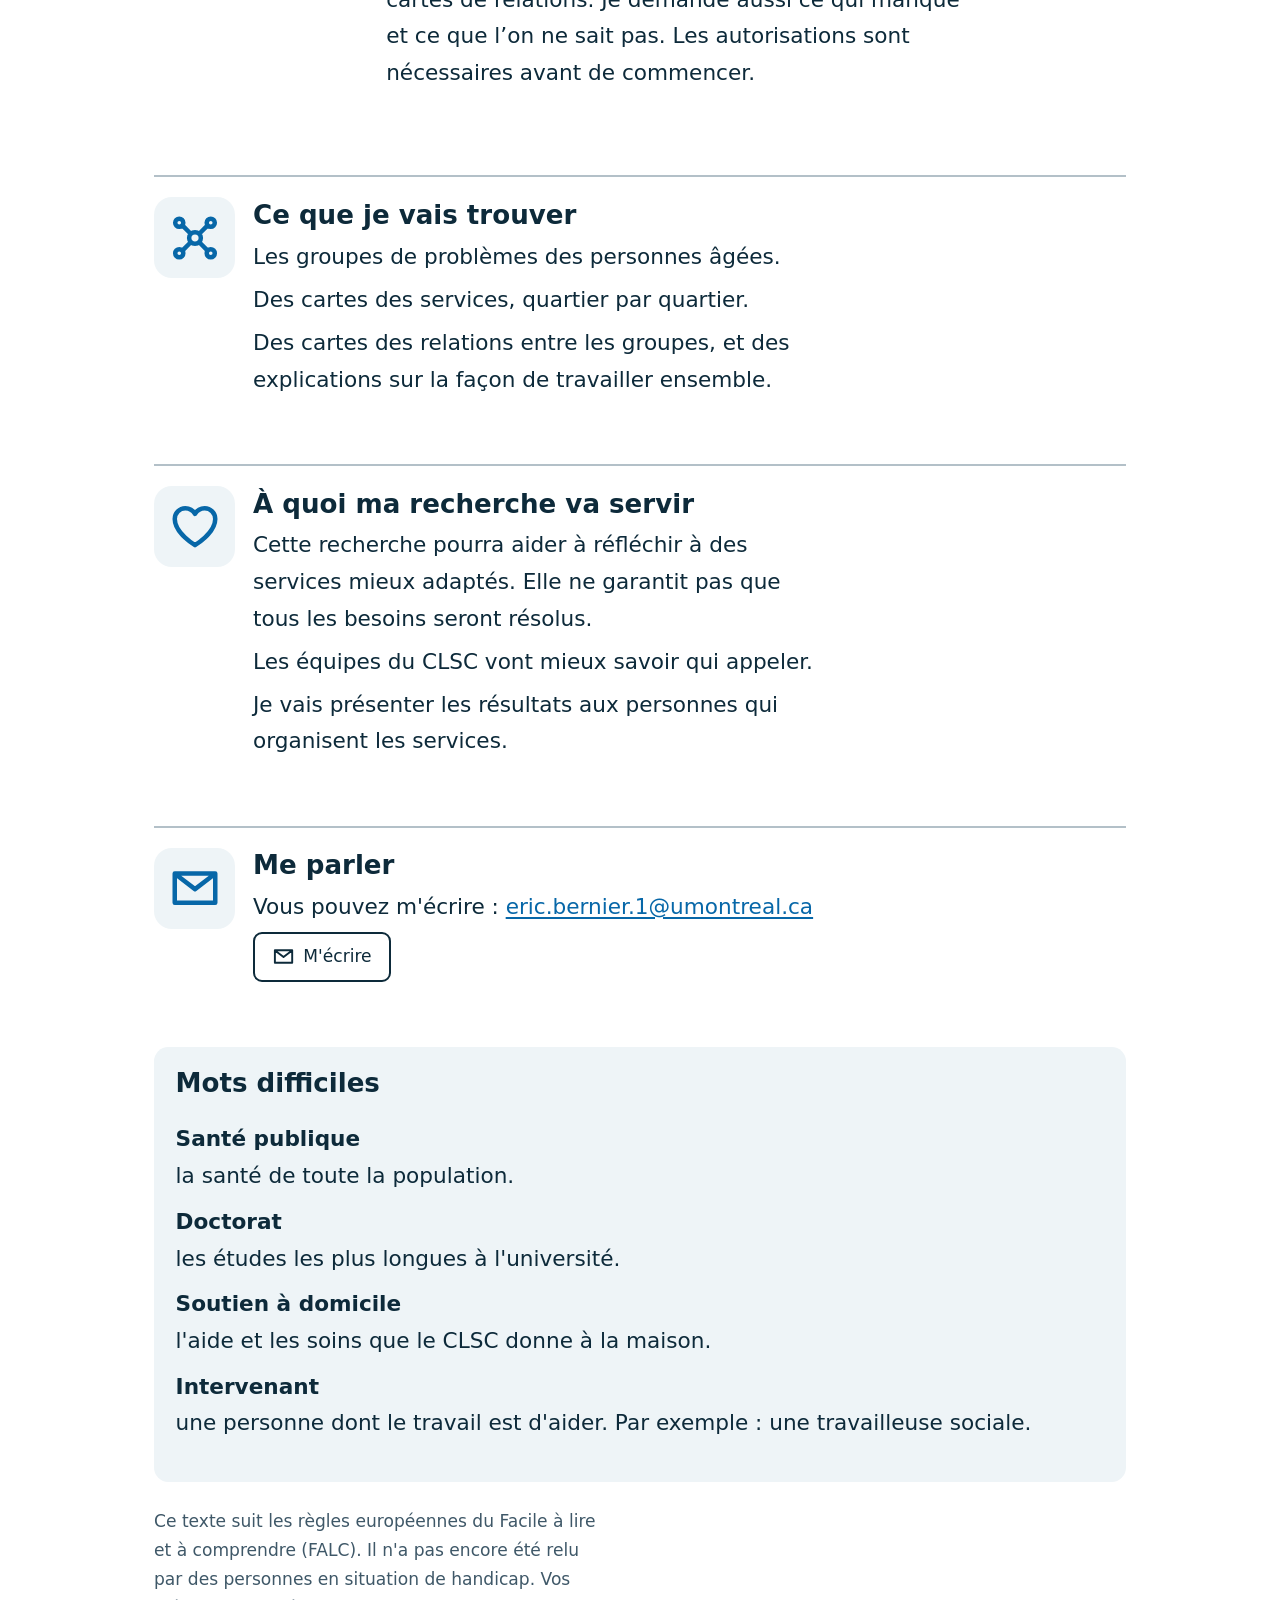
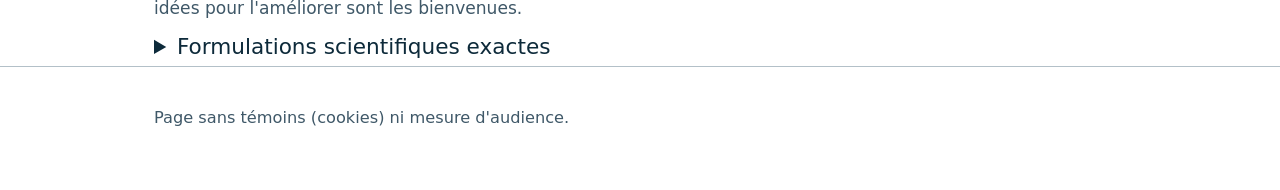
<file: falc/index.html>
<!doctype html>
<html lang="fr" data-tts="fr-CA">
<head>
<meta charset="utf-8">
<meta name="viewport" content="width=device-width, initial-scale=1">
<title>Qui aide les personnes âgées qui ont plusieurs problèmes en même temps ? · FALC</title>
<meta name="description" content="Une recherche d&#x27;Eric Bernier, à l&#x27;Université de Montréal">
<link rel="stylesheet" href="../assets/style.css?v=e0b63c5130">
</head>
<body>
<a class="skip" href="#contenu">Aller au contenu</a>
<header class="top"><div class="wrap">
<p class="kicker">Facile à lire et à comprendre (FALC)</p>
<h1>Qui aide les personnes âgées qui ont plusieurs problèmes en même temps ?</h1>
<p class="subtitle">Une recherche d&#x27;Eric Bernier, à l&#x27;Université de Montréal</p>
<nav class="versions" aria-labelledby="h-versions">
<h2 id="h-versions"><svg class="ic" viewBox="0 0 24 24" aria-hidden="true" focusable="false"><path d="M12 21 A9 9 0 1 0 12 3 A9 9 0 1 0 12 21 Z M3 12 H21 M12 3 C9.5 5.6 8.3 8.7 8.3 12 C8.3 15.3 9.5 18.4 12 21 M12 3 C14.5 5.6 15.7 8.7 15.7 12 C15.7 15.3 14.5 18.4 12 21" fill="none" stroke="currentColor" stroke-width="2" stroke-linecap="round" stroke-linejoin="round"/></svg>Toutes les versions</h2>
<div class="row"><span class="lab" id="lab-lang">Langue</span><ul class="pills" aria-labelledby="lab-lang">
<li><a href=".././" hreflang="fr" lang="fr">Français</a></li>
<li><a href="../en/" hreflang="en" lang="en">English</a></li>
<li><a href="../es/" hreflang="es" lang="es">Español</a></li>
<li><a href="../zh/" hreflang="zh-Hans" lang="zh-Hans">中文</a></li>
<li><a href="../ar/" hreflang="ar" lang="ar">العربية</a></li>
<li><a href="../atj/" hreflang="atj" lang="atj">Atikamekw nehiromowin</a></li>
<li><a href="../iu/" hreflang="iu" lang="iu">ᐃᓄᒃᑎᑐᑦ</a></li>
<li><a href="../innu/" hreflang="moe" lang="moe">Innu-aimun</a></li>
</ul></div>
<div class="row"><span class="lab">Accessibilité</span>
<button type="button" id="daltonisme" aria-pressed="false"><svg class="ic" viewBox="0 0 24 24" aria-hidden="true" focusable="false"><path d="M2 12 C4.5 7.5 8 5.5 12 5.5 C16 5.5 19.5 7.5 22 12 C19.5 16.5 16 18.5 12 18.5 C8 18.5 4.5 16.5 2 12 Z M12 15 A3 3 0 1 0 12 9 A3 3 0 1 0 12 15 Z" fill="none" stroke="currentColor" stroke-width="2" stroke-linecap="round" stroke-linejoin="round"/></svg>Daltonisme</button>
<button type="button" id="bassevision" aria-pressed="false"><svg class="ic" viewBox="0 0 24 24" aria-hidden="true" focusable="false"><path d="M10.5 17.5 A7 7 0 1 0 10.5 3.5 A7 7 0 1 0 10.5 17.5 Z M15.6 15.6 L21 21 M7.5 10.5 H13.5 M10.5 7.5 V13.5" fill="none" stroke="currentColor" stroke-width="2" stroke-linecap="round" stroke-linejoin="round"/></svg>Basse vision</button>
<a class="btn" href="../falc/" hreflang="fr"><span class="badge" aria-hidden="true">Aa</span>FALC</a>
<a class="btn" href="#ecouter"><svg class="ic" viewBox="0 0 24 24" aria-hidden="true" focusable="false"><path d="M4 15 V12.5 A8 8 0 0 1 20 12.5 V15 M4 14.5 H7.2 V20.5 H4 Z M20 14.5 H16.8 V20.5 H20 Z" fill="none" stroke="currentColor" stroke-width="2" stroke-linecap="round" stroke-linejoin="round"/></svg>Écouter</a>
</div>
<div class="row"><span class="lab">Affichage</span>
<button type="button" id="moins" aria-label="Réduire le texte">A−</button><button type="button" id="plus" aria-label="Agrandir le texte">A+</button>
<button type="button" id="contraste" aria-pressed="false">Contraste élevé</button></div>
</nav>
</div></header>
<main id="contenu" class="wrap falc">
<p id="ecouter"><button type="button" class="tts primary btn" data-speak="all"><svg class="ic" viewBox="0 0 24 24" aria-hidden="true" focusable="false"><path d="M4 15 V12.5 A8 8 0 0 1 20 12.5 V15 M4 14.5 H7.2 V20.5 H4 Z M20 14.5 H16.8 V20.5 H20 Z" fill="none" stroke="currentColor" stroke-width="2" stroke-linecap="round" stroke-linejoin="round"/></svg>Écouter toute la page</button> <button type="button" id="stop" class="tts hidden">Arrêter</button></p>
<p id="no-voice" class="note hidden">Votre appareil ne peut pas lire cette page à voix haute.</p>
<section class="bloc text" id="b41" aria-labelledby="h-b41"><div class="pi"><svg class="ic" viewBox="0 0 24 24" aria-hidden="true" focusable="false"><path d="M12 11 A3.8 3.8 0 1 0 12 3.4 A3.8 3.8 0 1 0 12 11 Z M4.5 21 C4.5 16.6 7.9 13.6 12 13.6 C16.1 13.6 19.5 16.6 19.5 21" fill="none" stroke="currentColor" stroke-width="2" stroke-linecap="round" stroke-linejoin="round"/></svg></div><div>
<h2 id="h-b41" data-say="Qui je suis">Qui je suis</h2>
<p data-say="Je m&#x27;appelle Eric Bernier.">Je m&#x27;appelle Eric Bernier.</p>
<p data-say="Je suis étudiant au doctorat en santé publique.">Je suis étudiant au doctorat en santé publique.</p>
<p data-say="J&#x27;étudie à l&#x27;Université de Montréal.">J&#x27;étudie à l&#x27;Université de Montréal.</p>
<p data-say="2 professeures dirigent ma recherche : Nadia Sourial et Géraldine Layani.">2 professeures dirigent ma recherche : Nadia Sourial et Géraldine Layani.</p>
</div></section>
<section class="bloc text" id="b42" aria-labelledby="h-b42"><div class="pi"><svg class="ic" viewBox="0 0 24 24" aria-hidden="true" focusable="false"><path d="M3.5 6.5 H12.5 V20.5 H3.5 Z M12.5 8.5 L15.5 5 L21 10 L15.5 17.5 L12.5 15" fill="none" stroke="currentColor" stroke-width="2" stroke-linecap="round" stroke-linejoin="round"/></svg></div><div>
<h2 id="h-b42" data-say="Les cartes de la vie">Les cartes de la vie</h2>
<p data-say="Notre vie a plusieurs parties.">Notre vie a plusieurs parties.</p>
<p data-say="Par exemple : le logement, la nourriture, les transports, les amis.">Par exemple : le logement, la nourriture, les transports, les amis.</p>
<p data-say="Chaque carte montre une partie de la vie.">Chaque carte montre une partie de la vie.</p>
<p data-say="Parfois, une personne a besoin d&#x27;aide pour 1 carte.">Parfois, une personne a besoin d&#x27;aide pour 1 carte.</p>
<p data-say="Parfois, elle a besoin d&#x27;aide pour plusieurs cartes en même temps.">Parfois, elle a besoin d&#x27;aide pour plusieurs cartes en même temps.</p>
<ul class="cartes" aria-label="Les cartes de la vie"><li><svg class="ic" viewBox="0 0 24 24" aria-hidden="true" focusable="false"><path d="M3 11 L12 3.5 L21 11 M5.5 9 V20.5 H18.5 V9 M10 20.5 V14.5 H14 V20.5" fill="none" stroke="currentColor" stroke-width="2" stroke-linecap="round" stroke-linejoin="round"/></svg>Logement</li><li><svg class="ic" viewBox="0 0 24 24" aria-hidden="true" focusable="false"><path d="M16 7.6 C15.3 6.3 13.9 5.6 12 5.6 C9.6 5.6 8.1 6.8 8.1 8.6 C8.1 12.6 15.9 10.7 15.9 15.1 C15.9 17.1 14.2 18.4 12 18.4 C9.9 18.4 8.4 17.6 7.7 16.2 M12 3.2 V20.8" fill="none" stroke="currentColor" stroke-width="2" stroke-linecap="round" stroke-linejoin="round"/></svg>Argent</li><li><svg class="ic" viewBox="0 0 24 24" aria-hidden="true" focusable="false"><path d="M5 8 H19 L18 20.5 H6 Z M9 8 V6.5 A3 3 0 0 1 15 6.5 V8" fill="none" stroke="currentColor" stroke-width="2" stroke-linecap="round" stroke-linejoin="round"/></svg>Nourriture</li><li><svg class="ic" viewBox="0 0 24 24" aria-hidden="true" focusable="false"><path d="M8 21 V16.8 C5.6 15.4 4.5 13 4.5 10.5 C4.5 6.4 7.9 3 12 3 C15.9 3 19 6 19.3 9.6 L21 13.2 H19.2 V16 C19.2 17.1 18.3 18 17.2 18 H15 V21" fill="none" stroke="currentColor" stroke-width="2" stroke-linecap="round" stroke-linejoin="round"/></svg>Moral et santé mentale</li><li><svg class="ic" viewBox="0 0 24 24" aria-hidden="true" focusable="false"><path d="M4 8 H20 V19.5 H4 Z M9 8 V5.5 H15 V8 M4 13 H20" fill="none" stroke="currentColor" stroke-width="2" stroke-linecap="round" stroke-linejoin="round"/></svg>Travail</li><li><svg class="ic" viewBox="0 0 24 24" aria-hidden="true" focusable="false"><path d="M12 8 A4 4 0 1 0 12 16 A4 4 0 1 0 12 8 Z M12 2.5 V5 M12 19 V21.5 M2.5 12 H5 M19 12 H21.5 M5.3 5.3 L7 7 M17 17 L18.7 18.7 M5.3 18.7 L7 17 M17 7 L18.7 5.3" fill="none" stroke="currentColor" stroke-width="2" stroke-linecap="round" stroke-linejoin="round"/></svg>Loisirs</li><li><svg class="ic" viewBox="0 0 24 24" aria-hidden="true" focusable="false"><path d="M6 3 H15 L19 7 V21 H6 Z M15 3 V7 H19 M9 11 H16 M9 14.5 H16 M9 18 H13" fill="none" stroke="currentColor" stroke-width="2" stroke-linecap="round" stroke-linejoin="round"/></svg>Papiers et démarches</li><li><svg class="ic" viewBox="0 0 24 24" aria-hidden="true" focusable="false"><path d="M15.5 3 L12.5 12 M6 12 H16.5 L18 21 H4.5 Z M9 15.5 L8.6 21 M13 15.5 L13.4 21" fill="none" stroke="currentColor" stroke-width="2" stroke-linecap="round" stroke-linejoin="round"/></svg>Ménage</li><li><svg class="ic" viewBox="0 0 24 24" aria-hidden="true" focusable="false"><path d="M5 4 H19 V17 H5 Z M5 11 H19 M8 17 V20 M16 17 V20 M8.5 14 H8.6 M15.5 14 H15.6" fill="none" stroke="currentColor" stroke-width="2" stroke-linecap="round" stroke-linejoin="round"/></svg>Transports</li><li><svg class="ic" viewBox="0 0 24 24" aria-hidden="true" focusable="false"><path d="M4 9 L5.5 4 H18.5 L20 9 Z M5 9 V20.5 H19 V9 M10 20.5 V14.5 H14 V20.5" fill="none" stroke="currentColor" stroke-width="2" stroke-linecap="round" stroke-linejoin="round"/></svg>Lieux publics</li><li><svg class="ic" viewBox="0 0 24 24" aria-hidden="true" focusable="false"><path d="M9 11 A3 3 0 1 0 9 5 A3 3 0 1 0 9 11 Z M3 20 C3 16.7 5.7 14 9 14 C12.3 14 15 16.7 15 20 M16 5.3 A3 3 0 0 1 16 10.7 M18 14.3 C19.8 15.2 21 17.2 21 20" fill="none" stroke="currentColor" stroke-width="2" stroke-linecap="round" stroke-linejoin="round"/></svg>Amis</li><li><svg class="ic" viewBox="0 0 24 24" aria-hidden="true" focusable="false"><path d="M8 9.6 A3 3 0 1 0 8 3.6 A3 3 0 1 0 8 9.6 Z M2.5 20.5 C2.5 15.6 4.9 12.6 8 12.6 C11.1 12.6 13.5 15.6 13.5 20.5 M17.2 11.8 A2.3 2.3 0 1 0 17.2 7.2 A2.3 2.3 0 1 0 17.2 11.8 Z M15.2 20.5 C15.2 16.8 16 14.6 17.2 14.6 C19.4 14.6 21.5 16.6 21.5 20.5" fill="none" stroke="currentColor" stroke-width="2" stroke-linecap="round" stroke-linejoin="round"/></svg>Famille</li><li><svg class="ic" viewBox="0 0 24 24" aria-hidden="true" focusable="false"><path d="M12 8.5 A2.5 2.5 0 1 0 12 3.5 A2.5 2.5 0 1 0 12 8.5 Z M7 12 L12 10.5 L17 12 M12 10.5 V16 M9 21 L12 16 L15 21" fill="none" stroke="currentColor" stroke-width="2" stroke-linecap="round" stroke-linejoin="round"/></svg>Enfants</li><li><svg class="ic" viewBox="0 0 24 24" aria-hidden="true" focusable="false"><path d="M9 18.5 C9 18.5 3.5 15.3 3.5 11.2 C3.5 9.6 4.8 8.3 6.4 8.3 C7.5 8.3 8.5 8.9 9 9.8 C9.5 8.9 10.5 8.3 11.6 8.3 C13.2 8.3 14.5 9.6 14.5 11.2 M14 15.8 C17 13.9 20.5 11.4 20.5 8.4 C20.5 6.8 19.2 5.5 17.6 5.5 C16.5 5.5 15.5 6.1 15 7" fill="none" stroke="currentColor" stroke-width="2" stroke-linecap="round" stroke-linejoin="round"/></svg>Vie amoureuse</li><li><svg class="ic" viewBox="0 0 24 24" aria-hidden="true" focusable="false"><path d="M12 3 C12 3 18 9.5 18 14 A6 6 0 0 1 6 14 C6 9.5 12 3 12 3 Z" fill="none" stroke="currentColor" stroke-width="2" stroke-linecap="round" stroke-linejoin="round"/></svg>Prendre soin de soi</li><li><svg class="ic" viewBox="0 0 24 24" aria-hidden="true" focusable="false"><path d="M12 20.5 C12 20.5 3 15.2 3 8.9 C3 6.2 5.1 4.1 7.7 4.1 C9.5 4.1 11.1 5.1 12 6.6 C12.9 5.1 14.5 4.1 16.3 4.1 C18.9 4.1 21 6.2 21 8.9 C21 15.2 12 20.5 12 20.5 Z M6.5 11 H9.5 L11 8.5 L13 13 L14.5 11 H17.5" fill="none" stroke="currentColor" stroke-width="2" stroke-linecap="round" stroke-linejoin="round"/></svg>Santé du corps</li><li><svg class="ic" viewBox="0 0 24 24" aria-hidden="true" focusable="false"><path d="M10 3 H14 M10.5 3 V7 L8 10 V21 H16 V10 L13.5 7 V3 M8 14 H16" fill="none" stroke="currentColor" stroke-width="2" stroke-linecap="round" stroke-linejoin="round"/></svg>Alcool, drogues, jeux</li><li><svg class="ic" viewBox="0 0 24 24" aria-hidden="true" focusable="false"><path d="M10.47 18.47 L18.47 10.47 A3.5 3.5 0 0 0 13.53 5.53 L5.53 13.47 A3.5 3.5 0 0 0 10.47 18.47 Z M9.53 9.53 L14.47 14.47" fill="none" stroke="currentColor" stroke-width="2" stroke-linecap="round" stroke-linejoin="round"/></svg>Médicaments et soins</li></ul><p class="note">Ces cartes sont inspirées de l&#x27;ELADEB. L&#x27;ELADEB est un outil avec des cartes. Il aide une personne à dire où elle a des difficultés et où elle a besoin d&#x27;aide (Pomini, Golay et Reymond, 2008). Ce ne sont pas les cartes officielles.</p></div></section>
<section class="bloc text" id="b43" aria-labelledby="h-b43"><div class="pi"><span class="mp" aria-hidden="true">MP</span></div><div>
<h2 id="h-b43" data-say="Un exemple : Madame Protocole">Un exemple : Madame Protocole</h2>
<p data-say="Madame Protocole n&#x27;existe pas. C&#x27;est un exemple.">Madame Protocole n&#x27;existe pas. C&#x27;est un exemple.</p>
<p data-say="Elle a 72 ans.">Elle a 72 ans.</p>
<p data-say="Elle vit seule au 3e étage, à Verdun, à Montréal.">Elle vit seule au 3e étage, à Verdun, à Montréal.</p>
<p data-say="Elle a le diabète. Elle oublie parfois des choses.">Elle a le diabète. Elle oublie parfois des choses.</p>
<p data-say="L&#x27;escalier est difficile pour elle.">L&#x27;escalier est difficile pour elle.</p>
<p data-say="Elle a du mal à faire l&#x27;épicerie et à aller à ses rendez-vous.">Elle a du mal à faire l&#x27;épicerie et à aller à ses rendez-vous.</p>
<p data-say="Elle se sent seule. Les formulaires sont difficiles.">Elle se sent seule. Les formulaires sont difficiles.</p>
<p data-say="Sa fille l&#x27;aide, mais sa fille est très fatiguée.">Sa fille l&#x27;aide, mais sa fille est très fatiguée.</p>
<p data-say="Elle a besoin d&#x27;aide pour plusieurs cartes en même temps.">Elle a besoin d&#x27;aide pour plusieurs cartes en même temps.</p>
<ul class="cartes" aria-label="Les cartes de Madame Protocole"><li class="oui"><svg class="ic" viewBox="0 0 24 24" aria-hidden="true" focusable="false"><path d="M3 11 L12 3.5 L21 11 M5.5 9 V20.5 H18.5 V9 M10 20.5 V14.5 H14 V20.5" fill="none" stroke="currentColor" stroke-width="2" stroke-linecap="round" stroke-linejoin="round"/></svg>Logement</li><li class="oui"><svg class="ic" viewBox="0 0 24 24" aria-hidden="true" focusable="false"><path d="M5 8 H19 L18 20.5 H6 Z M9 8 V6.5 A3 3 0 0 1 15 6.5 V8" fill="none" stroke="currentColor" stroke-width="2" stroke-linecap="round" stroke-linejoin="round"/></svg>Nourriture</li><li class="oui"><svg class="ic" viewBox="0 0 24 24" aria-hidden="true" focusable="false"><path d="M6 3 H15 L19 7 V21 H6 Z M15 3 V7 H19 M9 11 H16 M9 14.5 H16 M9 18 H13" fill="none" stroke="currentColor" stroke-width="2" stroke-linecap="round" stroke-linejoin="round"/></svg>Papiers et démarches</li><li class="oui"><svg class="ic" viewBox="0 0 24 24" aria-hidden="true" focusable="false"><path d="M5 4 H19 V17 H5 Z M5 11 H19 M8 17 V20 M16 17 V20 M8.5 14 H8.6 M15.5 14 H15.6" fill="none" stroke="currentColor" stroke-width="2" stroke-linecap="round" stroke-linejoin="round"/></svg>Transports</li><li class="oui"><svg class="ic" viewBox="0 0 24 24" aria-hidden="true" focusable="false"><path d="M9 11 A3 3 0 1 0 9 5 A3 3 0 1 0 9 11 Z M3 20 C3 16.7 5.7 14 9 14 C12.3 14 15 16.7 15 20 M16 5.3 A3 3 0 0 1 16 10.7 M18 14.3 C19.8 15.2 21 17.2 21 20" fill="none" stroke="currentColor" stroke-width="2" stroke-linecap="round" stroke-linejoin="round"/></svg>Amis</li><li class="oui"><svg class="ic" viewBox="0 0 24 24" aria-hidden="true" focusable="false"><path d="M8 9.6 A3 3 0 1 0 8 3.6 A3 3 0 1 0 8 9.6 Z M2.5 20.5 C2.5 15.6 4.9 12.6 8 12.6 C11.1 12.6 13.5 15.6 13.5 20.5 M17.2 11.8 A2.3 2.3 0 1 0 17.2 7.2 A2.3 2.3 0 1 0 17.2 11.8 Z M15.2 20.5 C15.2 16.8 16 14.6 17.2 14.6 C19.4 14.6 21.5 16.6 21.5 20.5" fill="none" stroke="currentColor" stroke-width="2" stroke-linecap="round" stroke-linejoin="round"/></svg>Famille</li></ul></div></section>
<section class="bloc text" id="b44" aria-labelledby="h-b44"><div class="pi"><svg class="ic" viewBox="0 0 24 24" aria-hidden="true" focusable="false"><path d="M2.5 21 H21.5 M4.5 21 V9 L12 4.5 L19.5 9 V21 M12 9.6 V15.4 M9.1 12.5 H14.9 M10.2 21 V18 H13.8 V21" fill="none" stroke="currentColor" stroke-width="2" stroke-linecap="round" stroke-linejoin="round"/></svg></div><div>
<h2 id="h-b44" data-say="Qui peut l&#x27;aider ?">Qui peut l&#x27;aider ?</h2>
<p data-say="Une équipe du CLSC vient chez elle. C&#x27;est le soutien à domicile.">Une équipe du CLSC vient chez elle. C&#x27;est le soutien à domicile.</p>
<p data-say="Le CLSC est un centre de santé et de services sociaux près de chez elle.">Le CLSC est un centre de santé et de services sociaux près de chez elle.</p>
<p data-say="Le CLSC ne peut pas tout faire seul.">Le CLSC ne peut pas tout faire seul.</p>
<p data-say="D&#x27;autres groupes peuvent aider.">D&#x27;autres groupes peuvent aider.</p>
<p data-say="Par exemple : la popote roulante, un centre de bénévoles, la pharmacie, la ville.">Par exemple : la popote roulante, un centre de bénévoles, la pharmacie, la ville.</p>
<p data-say="Le gouvernement du Québec demande au CLSC de travailler avec tous ces groupes.">Le gouvernement du Québec demande au CLSC de travailler avec tous ces groupes.</p>
</div></section>
<section class="bloc text" id="b45" aria-labelledby="h-b45"><div class="pi"><svg class="ic" viewBox="0 0 24 24" aria-hidden="true" focusable="false"><path d="M12 21 A9 9 0 1 0 12 3 A9 9 0 1 0 12 21 Z M9.5 9.5 A2.5 2.5 0 1 1 13 11.8 C12.3 12.2 12 12.8 12 13.6 V14 M12 17.2 V17.4" fill="none" stroke="currentColor" stroke-width="2" stroke-linecap="round" stroke-linejoin="round"/></svg></div><div>
<h2 id="h-b45" data-say="Ce que l&#x27;on ne sait pas">Ce que l&#x27;on ne sait pas</h2>
<p data-say="On ne sait pas bien quels groupes de problèmes ont les personnes âgées.">On ne sait pas bien quels groupes de problèmes ont les personnes âgées.</p>
<p data-say="On ne sait pas où sont les services, ni s&#x27;ils manquent.">On ne sait pas où sont les services, ni s&#x27;ils manquent.</p>
<p data-say="On ne sait pas bien qui travaille avec qui.">On ne sait pas bien qui travaille avec qui.</p>
<p data-say="Ma question est :">Ma question est :</p>
<p data-say="Comment organiser l&#x27;aide pour les personnes âgées qui ont plusieurs problèmes en même temps, dans chaque quartier ?">Comment organiser l&#x27;aide pour les personnes âgées qui ont plusieurs problèmes en même temps, dans chaque quartier ?</p>
</div></section>
<section class="bloc text" id="b46" aria-labelledby="h-b46"><div class="pi"><svg class="ic" viewBox="0 0 24 24" aria-hidden="true" focusable="false"><path d="M12 21 A9 9 0 1 0 12 3 A9 9 0 1 0 12 21 Z M15.8 8.2 L13.4 13.4 L8.2 15.8 L10.6 10.6 Z" fill="none" stroke="currentColor" stroke-width="2" stroke-linecap="round" stroke-linejoin="round"/></svg></div><div>
<h2 id="h-b46" data-say="Ce que je vais faire">Ce que je vais faire</h2>
<p data-say="Je vais faire 4 étapes.">Je vais faire 4 étapes.</p>
<ol class="etapes"><li><span class="num" aria-hidden="true">1</span><svg class="ic" viewBox="0 0 24 24" aria-hidden="true" focusable="false"><path d="M12 6.6 C10 5.1 7 4.5 3 5 V19 C7 18.5 10 19 12 20.5 C14 19 17 18.5 21 19 V5 C17 4.5 14 5.1 12 6.6 Z M12 6.6 V20.5" fill="none" stroke="currentColor" stroke-width="2" stroke-linecap="round" stroke-linejoin="round"/></svg><p data-say="Je lis les recherches pour repérer les besoins qui existent ensemble chez les mêmes personnes. Je construis des exemples seulement si les études les permettent. Les appels au 211 ne prouvent pas les besoins d’une même personne.">Je lis les recherches pour repérer les besoins qui existent ensemble chez les mêmes personnes. Je construis des exemples seulement si les études les permettent. Les appels au 211 ne prouvent pas les besoins d’une même personne.</p></li><li><span class="num" aria-hidden="true">2</span><svg class="ic" viewBox="0 0 24 24" aria-hidden="true" focusable="false"><path d="M12 21.5 C12 21.5 5 14.8 5 9.5 A7 7 0 0 1 19 9.5 C19 14.8 12 21.5 12 21.5 Z M12 12 A2.5 2.5 0 1 0 12 7 A2.5 2.5 0 1 0 12 12 Z" fill="none" stroke="currentColor" stroke-width="2" stroke-linecap="round" stroke-linejoin="round"/></svg><p data-say="Je fais des cartes des services et de leur accès. Les huit quartiers montrés sont un exemple. Les lieux de l’étude ne sont pas encore choisis.">Je fais des cartes des services et de leur accès. Les huit quartiers montrés sont un exemple. Les lieux de l’étude ne sont pas encore choisis.</p></li><li><span class="num" aria-hidden="true">3</span><svg class="ic" viewBox="0 0 24 24" aria-hidden="true" focusable="false"><path d="M12 14.6 A2.6 2.6 0 1 0 12 9.4 A2.6 2.6 0 1 0 12 14.6 Z M5 7 A1.8 1.8 0 1 0 5 3.4 A1.8 1.8 0 1 0 5 7 Z M19 7 A1.8 1.8 0 1 0 19 3.4 A1.8 1.8 0 1 0 19 7 Z M5 20.6 A1.8 1.8 0 1 0 5 17 A1.8 1.8 0 1 0 5 20.6 Z M19 20.6 A1.8 1.8 0 1 0 19 17 A1.8 1.8 0 1 0 19 20.6 Z M6.4 6.4 L10.1 10.1 M17.6 6.4 L13.9 10.1 M6.4 17.6 L10.1 13.9 M17.6 17.6 L13.9 13.9" fill="none" stroke="currentColor" stroke-width="2" stroke-linecap="round" stroke-linejoin="round"/></svg><p data-say="Avec les équipes de soutien à domicile, j’étudie des situations réelles des douze derniers mois. Je garde aussi les situations sans contact avec un autre groupe. Je distingue un contact, un travail ensemble et une aide reçue.">Avec les équipes de soutien à domicile, j’étudie des situations réelles des douze derniers mois. Je garde aussi les situations sans contact avec un autre groupe. Je distingue un contact, un travail ensemble et une aide reçue.</p></li><li><span class="num" aria-hidden="true">4</span><svg class="ic" viewBox="0 0 24 24" aria-hidden="true" focusable="false"><path d="M3.5 4.5 H16.5 V13.5 H9 L5.5 17 V13.5 H3.5 Z M16.5 8.5 H20.5 V17.5 H18.5 V20.5 L15.5 17.5 H10 V13.5" fill="none" stroke="currentColor" stroke-width="2" stroke-linecap="round" stroke-linejoin="round"/></svg><p data-say="Je parle avec les intervenants pour comprendre les cartes de relations. Je demande aussi ce qui manque et ce que l’on ne sait pas. Les autorisations sont nécessaires avant de commencer.">Je parle avec les intervenants pour comprendre les cartes de relations. Je demande aussi ce qui manque et ce que l’on ne sait pas. Les autorisations sont nécessaires avant de commencer.</p></li></ol></div></section>
<section class="bloc text" id="b47" aria-labelledby="h-b47"><div class="pi"><svg class="ic" viewBox="0 0 24 24" aria-hidden="true" focusable="false"><path d="M12 14.6 A2.6 2.6 0 1 0 12 9.4 A2.6 2.6 0 1 0 12 14.6 Z M5 7 A1.8 1.8 0 1 0 5 3.4 A1.8 1.8 0 1 0 5 7 Z M19 7 A1.8 1.8 0 1 0 19 3.4 A1.8 1.8 0 1 0 19 7 Z M5 20.6 A1.8 1.8 0 1 0 5 17 A1.8 1.8 0 1 0 5 20.6 Z M19 20.6 A1.8 1.8 0 1 0 19 17 A1.8 1.8 0 1 0 19 20.6 Z M6.4 6.4 L10.1 10.1 M17.6 6.4 L13.9 10.1 M6.4 17.6 L10.1 13.9 M17.6 17.6 L13.9 13.9" fill="none" stroke="currentColor" stroke-width="2" stroke-linecap="round" stroke-linejoin="round"/></svg></div><div>
<h2 id="h-b47" data-say="Ce que je vais trouver">Ce que je vais trouver</h2>
<p data-say="Les groupes de problèmes des personnes âgées.">Les groupes de problèmes des personnes âgées.</p>
<p data-say="Des cartes des services, quartier par quartier.">Des cartes des services, quartier par quartier.</p>
<p data-say="Des cartes des relations entre les groupes, et des explications sur la façon de travailler ensemble.">Des cartes des relations entre les groupes, et des explications sur la façon de travailler ensemble.</p>
</div></section>
<section class="bloc text" id="b48" aria-labelledby="h-b48"><div class="pi"><svg class="ic" viewBox="0 0 24 24" aria-hidden="true" focusable="false"><path d="M12 20.5 C12 20.5 3 15.2 3 8.9 C3 6.2 5.1 4.1 7.7 4.1 C9.5 4.1 11.1 5.1 12 6.6 C12.9 5.1 14.5 4.1 16.3 4.1 C18.9 4.1 21 6.2 21 8.9 C21 15.2 12 20.5 12 20.5 Z" fill="none" stroke="currentColor" stroke-width="2" stroke-linecap="round" stroke-linejoin="round"/></svg></div><div>
<h2 id="h-b48" data-say="À quoi ma recherche va servir">À quoi ma recherche va servir</h2>
<p data-say="Cette recherche pourra aider à réfléchir à des services mieux adaptés. Elle ne garantit pas que tous les besoins seront résolus.">Cette recherche pourra aider à réfléchir à des services mieux adaptés. Elle ne garantit pas que tous les besoins seront résolus.</p>
<p data-say="Les équipes du CLSC vont mieux savoir qui appeler.">Les équipes du CLSC vont mieux savoir qui appeler.</p>
<p data-say="Je vais présenter les résultats aux personnes qui organisent les services.">Je vais présenter les résultats aux personnes qui organisent les services.</p>
</div></section>
<section class="bloc text" id="parler" aria-labelledby="h-parler"><div class="pi"><svg class="ic" viewBox="0 0 24 24" aria-hidden="true" focusable="false"><path d="M3 5.5 H21 V18.5 H3 Z M3.5 6 L12 12.5 L20.5 6" fill="none" stroke="currentColor" stroke-width="2" stroke-linecap="round" stroke-linejoin="round"/></svg></div><div><h2 id="h-parler" data-say="Me parler">Me parler</h2><p data-say="Vous pouvez m'écrire.">Vous pouvez m'écrire : <a href="mailto:eric.bernier.1@umontreal.ca">eric.bernier.1@umontreal.ca</a></p><p><a class="btn" href="mailto:eric.bernier.1@umontreal.ca"><svg class="ic" viewBox="0 0 24 24" aria-hidden="true" focusable="false"><path d="M3 5.5 H21 V18.5 H3 Z M3.5 6 L12 12.5 L20.5 6" fill="none" stroke="currentColor" stroke-width="2" stroke-linecap="round" stroke-linejoin="round"/></svg>M'écrire</a></p></div></section>
<section class="mots" aria-labelledby="h-mots"><h2 id="h-mots">Mots difficiles</h2><dl><dt>Santé publique</dt><dd>la santé de toute la population.</dd><dt>Doctorat</dt><dd>les études les plus longues à l&#x27;université.</dd><dt>Soutien à domicile</dt><dd>l&#x27;aide et les soins que le CLSC donne à la maison.</dd><dt>Intervenant</dt><dd>une personne dont le travail est d&#x27;aider. Par exemple : une travailleuse sociale.</dd></dl></section>
<p class="note">Ce texte suit les règles européennes du Facile à lire et à comprendre (FALC). Il n&#x27;a pas encore été relu par des personnes en situation de handicap. Vos idées pour l&#x27;améliorer sont les bienvenues.</p>
<details id="cadrage-scientifique-exact"><summary>Formulations scientifiques exactes</summary><h2>Titre provisoire</h2><p data-say="Favoriser la réponse intersectorielle apportée aux différents besoins sociaux et de soins de santé concomitants des personnes aînées vivant à domicile : profils, cartographie des ressources et analyse des réseaux.">Favoriser la réponse intersectorielle apportée aux différents besoins sociaux et de soins de santé concomitants des personnes aînées vivant à domicile : profils, cartographie des ressources et analyse des réseaux.</p><h3>Question de recherche</h3><p data-say="Comment s&#x27;organise la réponse intersectorielle aux besoins sociaux et de soins de santé concomitants des différents profils de personnes aînées vivant à domicile ?">Comment s&#x27;organise la réponse intersectorielle aux besoins sociaux et de soins de santé concomitants des différents profils de personnes aînées vivant à domicile ?</p><h3>Objectifs spécifiques</h3><ol><li>Identifier les différents profils de personnes aînées vivant à domicile présentant des besoins sociaux et de soins de santé concomitants susceptibles de nécessiter une réponse intersectorielle en première ligne.</li><li>Cartographier les ressources territoriales susceptibles d&#x27;être mobilisées en première ligne pour répondre aux besoins sociaux et de soins de santé concomitants des différents profils de personnes aînées vivant à domicile, et caractériser les variations territoriales de leur disponibilité, de leur diversité, de leur complémentarité et de leur accessibilité.</li><li>Analyser les configurations organisationnelles des réseaux intersectoriels en première ligne mobilisés sur le territoire pour répondre aux besoins sociaux et de soins de santé concomitants des différents profils de personnes aînées vivant à domicile, afin de caractériser leurs modalités de fonctionnement.</li></ol><h3>Objectifs méthodologiques</h3><ol><li>Conduire une revue de la littérature scientifique afin d’identifier et de caractériser les différents profils de personnes aînées vivant à domicile présentant des besoins sociaux et de soins de santé concomitants susceptibles de nécessiter une réponse intersectorielle en première ligne et de déterminer les besoins associés à chacun de ces profils.</li><li>Réaliser une étude cartographique et spatiale des ressources mobilisables en première ligne pour répondre aux différents besoins sociaux et de soins de santé concomitants associés aux profils de personnes aînées vivant à domicile afin de caractériser, dans les différents territoires de CLSC, leur distribution, leur disponibilité, leur diversité, leur complémentarité et leur accessibilité territoriale.</li><li>Mener une analyse rétrospective des réseaux sociaux (ARS) intersectoriels mobilisés en première ligne à partir de territoires de CLSC pour répondre aux besoins sociaux et de soins de santé concomitants des différents profils de personnes aînées vivant à domicile, afin de caractériser leur composition, la structure de leurs relations ainsi que la nature et l&#x27;intensité des collaborations entre acteurs.</li></ol></details></main>
<footer><div class="wrap"><p>Page sans témoins (cookies) ni mesure d'audience.</p></div></footer>
<script src="../assets/app.js?v=f458c722fc"></script>
</body>
</html>
</file>
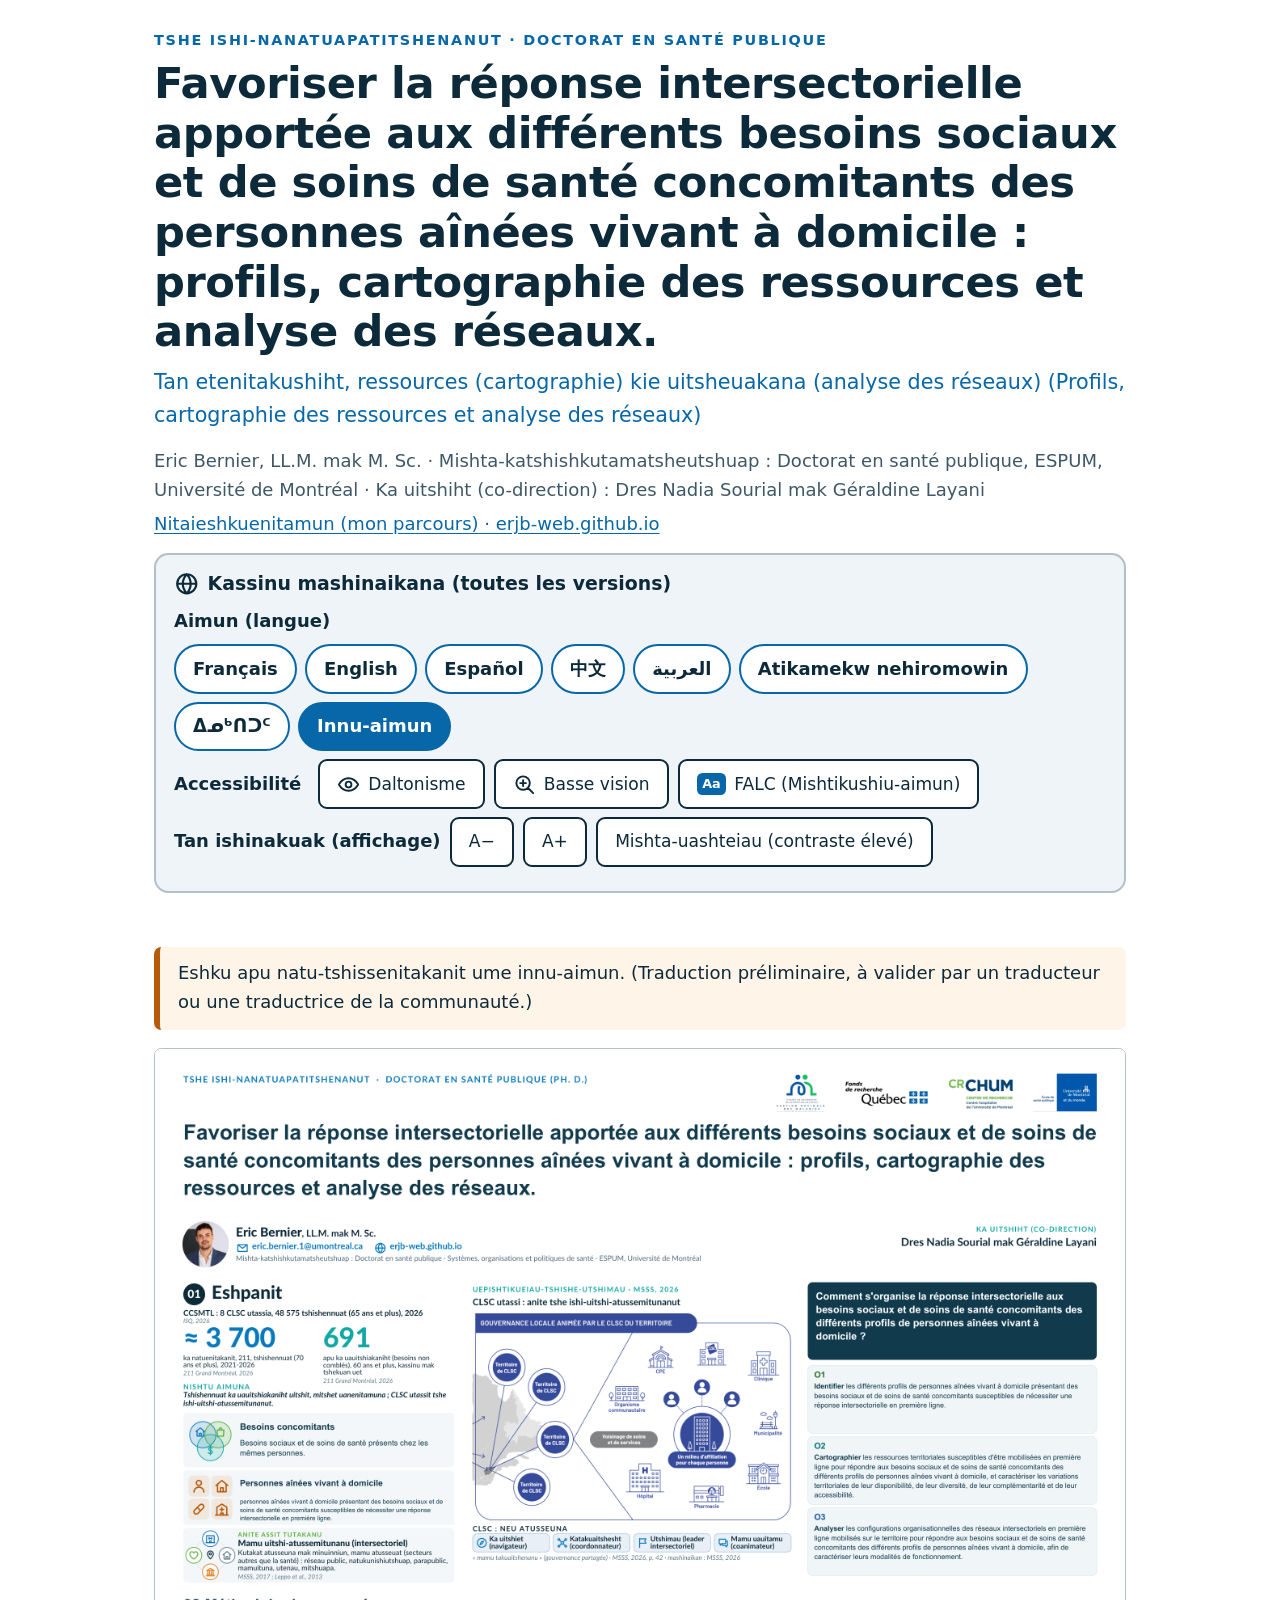
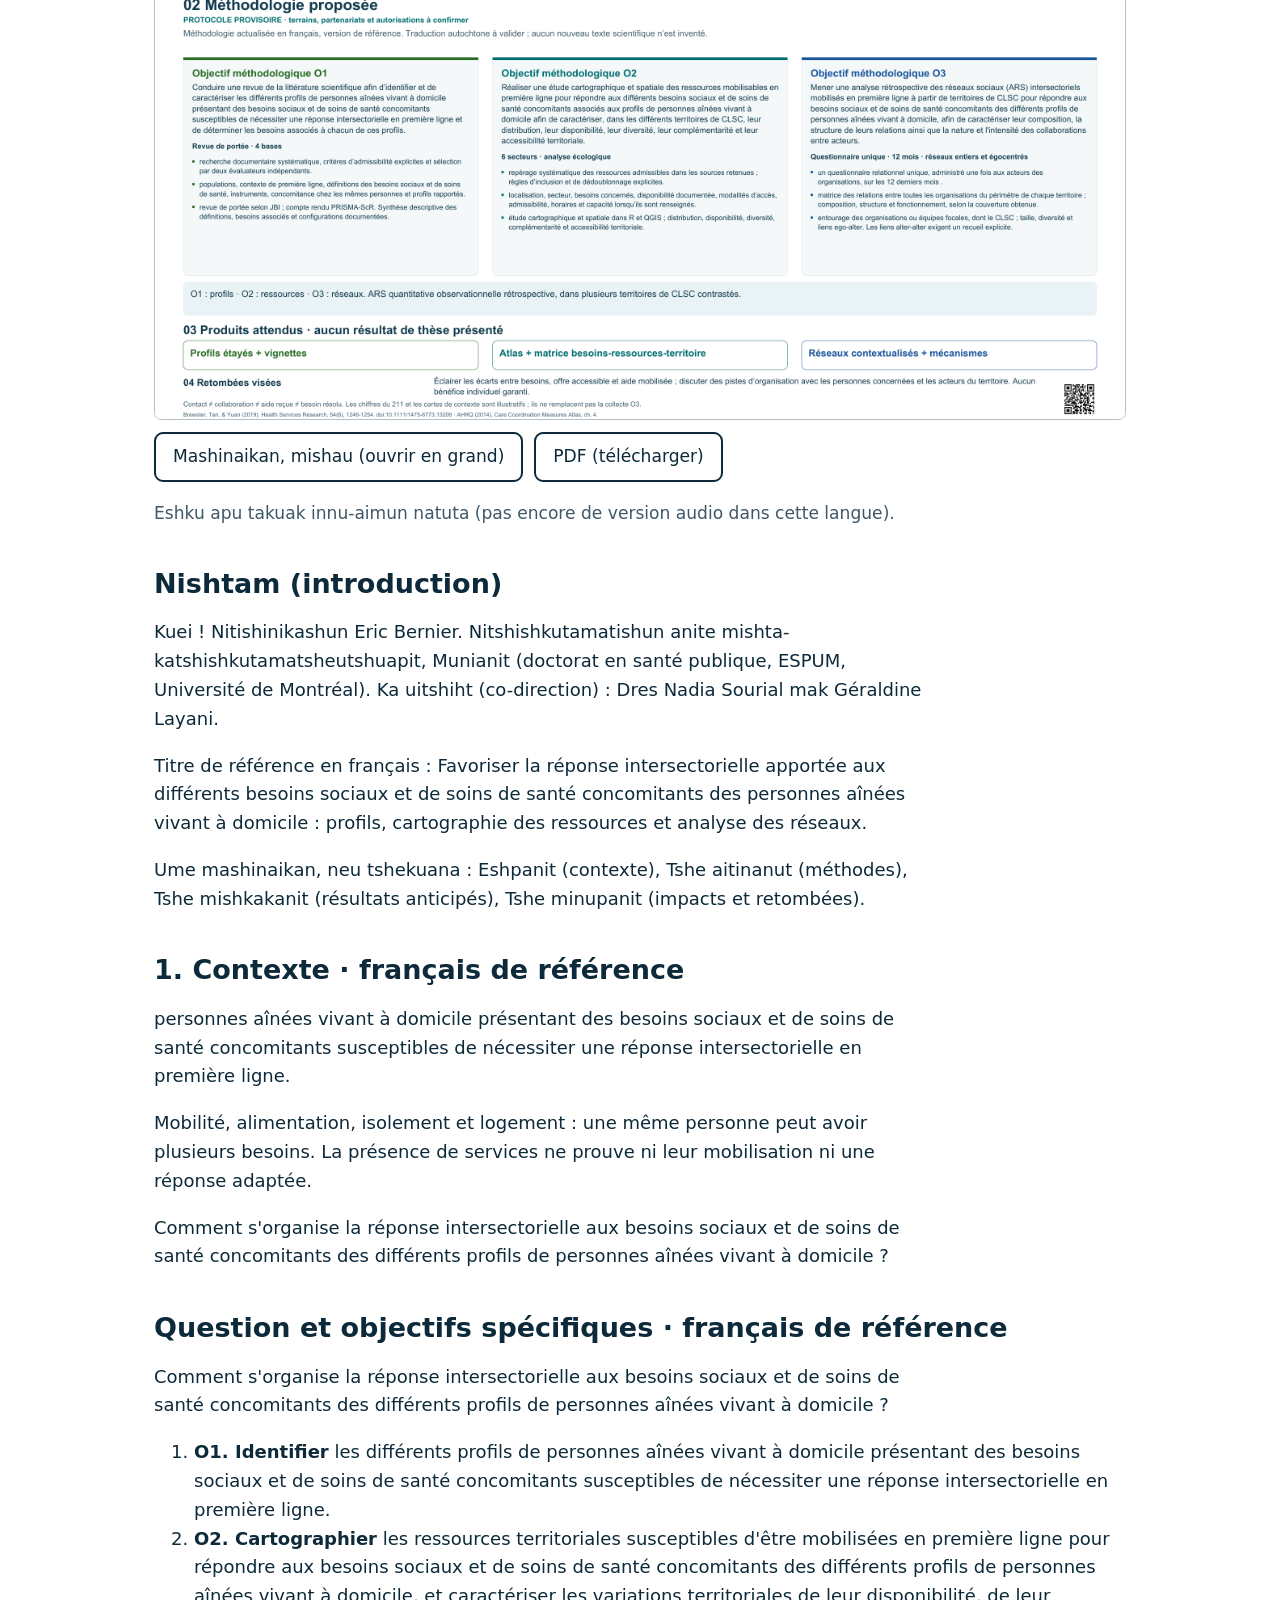
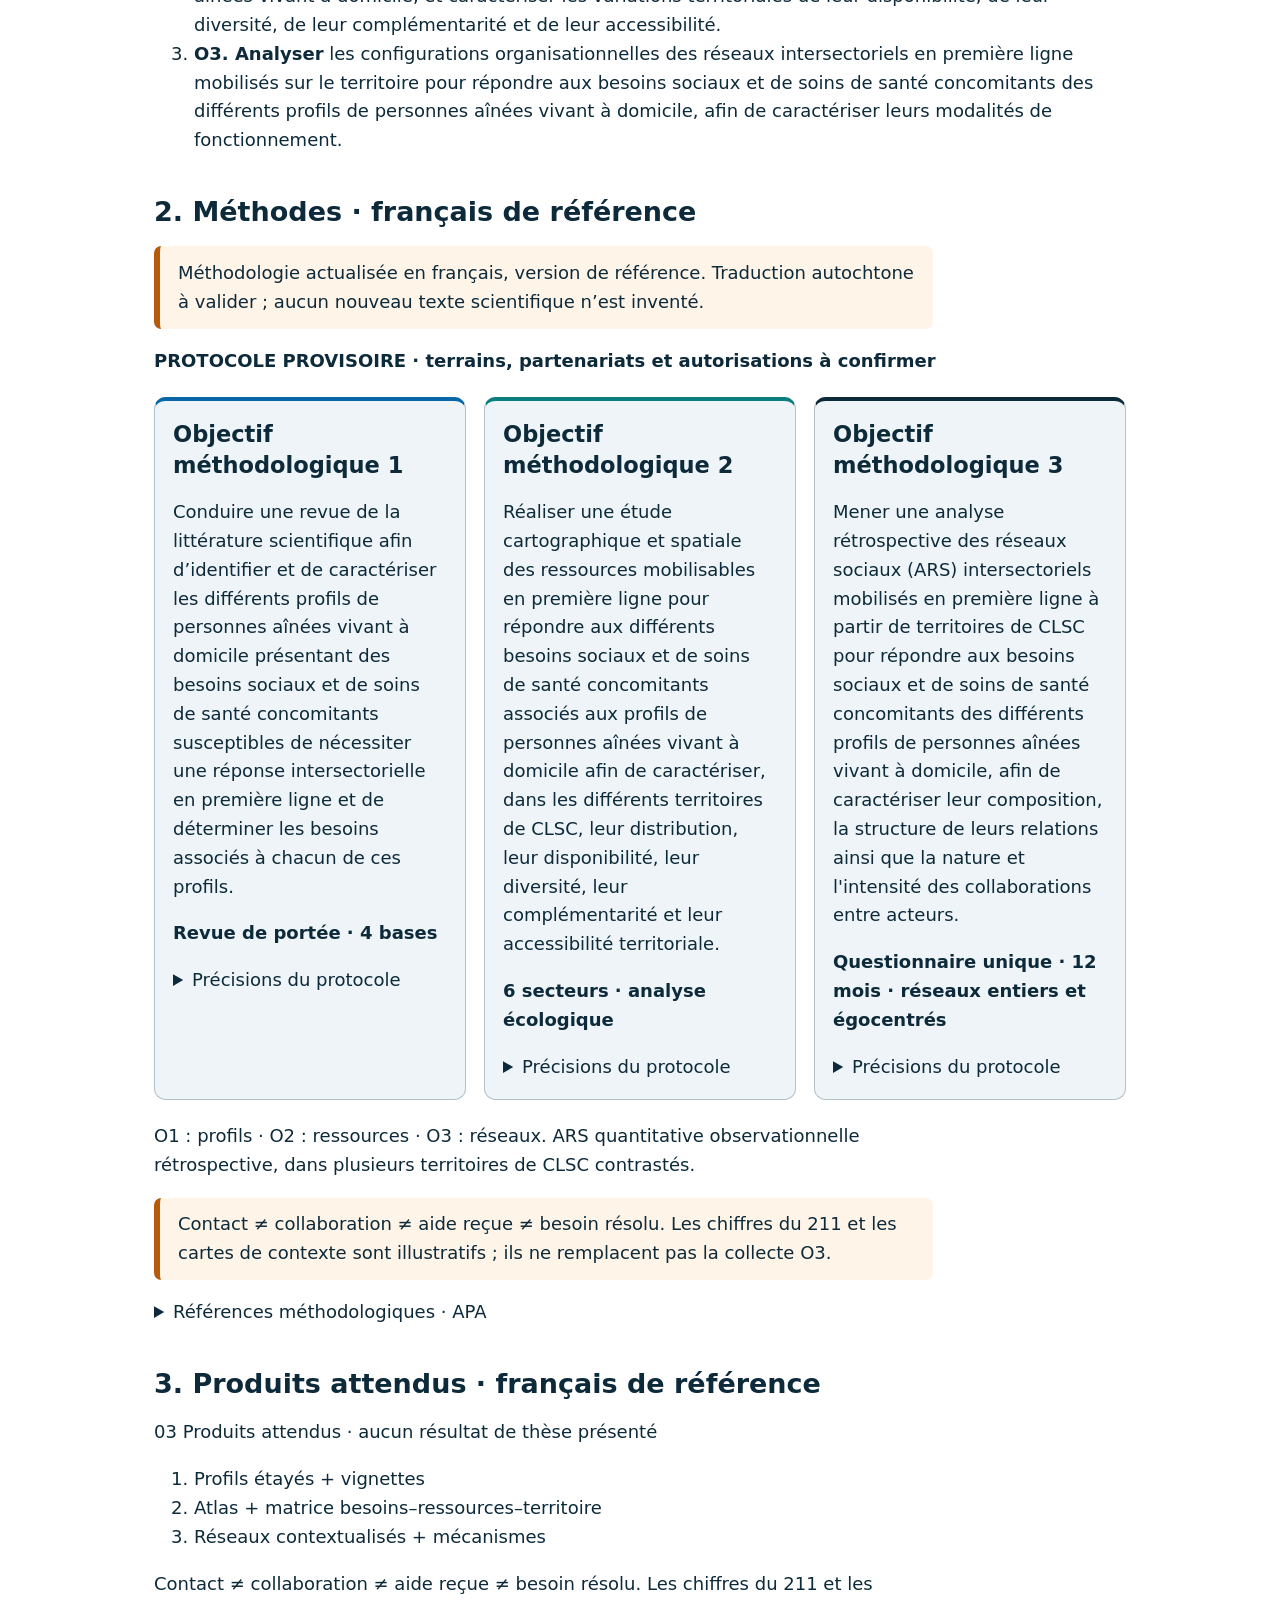
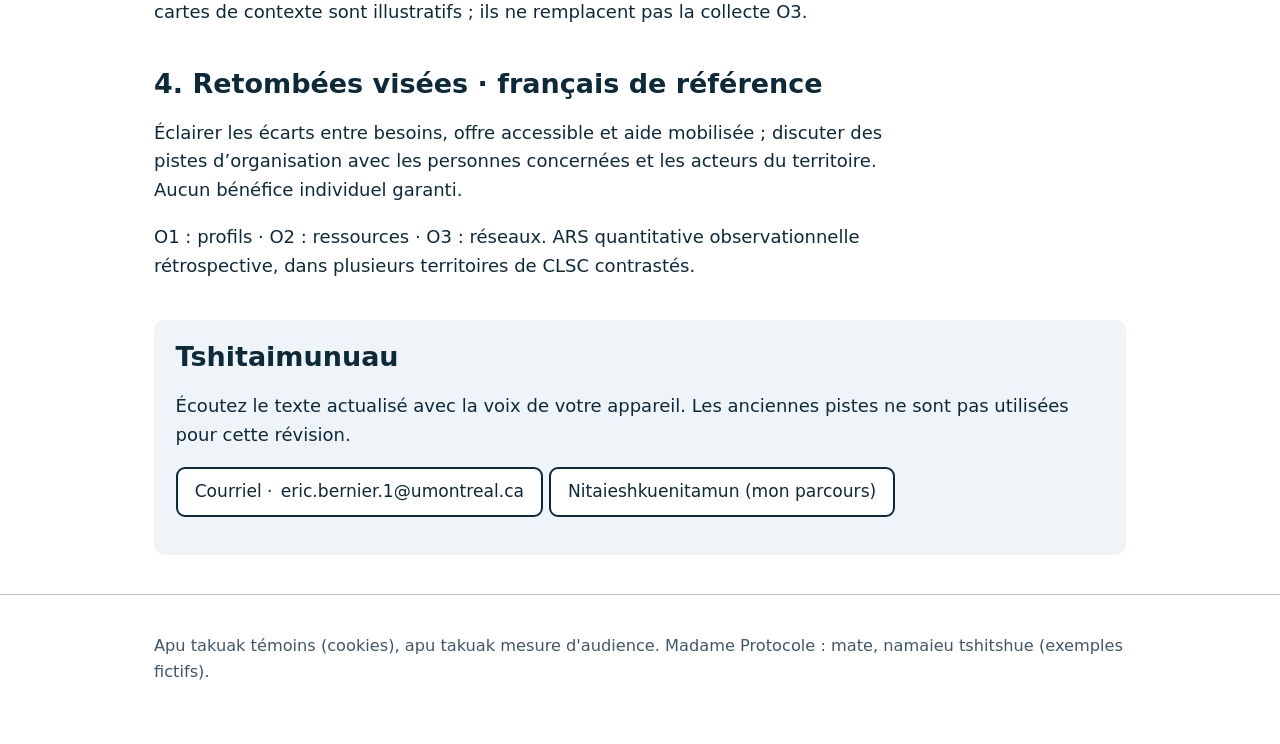
<file: innu/index.html>
<!doctype html>
<html lang="moe" data-version-methodologie="2026-10-21" data-traduction="partielle">
<head>
<meta charset="utf-8">
<meta name="viewport" content="width=device-width, initial-scale=1">
<title>Favoriser la réponse intersectorielle apportée aux différents besoins sociaux et de soins de santé concomitants des personnes aînées vivant à domicile : profils, cartographie des ressources et analyse des réseaux.</title>
<meta name="description" content="Tan etenitakushiht, ressources (cartographie) kie uitsheuakana (analyse des réseaux) (Profils, cartographie des ressources et analyse des réseaux)">
<link rel="alternate" hreflang="fr" href=".././">
<link rel="alternate" hreflang="en" href="../en/">
<link rel="alternate" hreflang="es" href="../es/">
<link rel="alternate" hreflang="zh-Hans" href="../zh/">
<link rel="alternate" hreflang="ar" href="../ar/">
<link rel="alternate" hreflang="atj" href="../atj/">
<link rel="alternate" hreflang="iu" href="../iu/">
<link rel="alternate" hreflang="moe" href="../innu/">
<link rel="stylesheet" href="../assets/style.css?v=e0b63c5130">
</head>
<body>
<a class="skip" href="#contenu">Tipatshimun (aller au contenu)</a>
<header class="top"><div class="wrap">
<p class="kicker">Tshe ishi-nanatuapatitshenanut · Doctorat en santé publique</p>
<h1 lang="fr">Favoriser la réponse intersectorielle apportée aux différents besoins sociaux et de soins de santé concomitants des personnes aînées vivant à domicile : profils, cartographie des ressources et analyse des réseaux.</h1>
<p class="subtitle">Tan etenitakushiht, ressources (cartographie) kie uitsheuakana (analyse des réseaux) (Profils, cartographie des ressources et analyse des réseaux)</p>
<p class="byline">Eric Bernier, LL.M. mak M. Sc. · Mishta-katshishkutamatsheutshuap : Doctorat en santé publique, ESPUM, Université de Montréal · Ka uitshiht (co-direction) : Dres Nadia Sourial mak Géraldine Layani</p>
<p class="byline"><a href="https://erjb-web.github.io/#parcours">Nitaieshkuenitamun (mon parcours) · erjb-web.github.io</a></p>
<nav class="versions" aria-labelledby="h-versions">
<h2 id="h-versions"><svg class="ic" viewBox="0 0 24 24" aria-hidden="true" focusable="false"><path d="M12 21 A9 9 0 1 0 12 3 A9 9 0 1 0 12 21 Z M3 12 H21 M12 3 C9.5 5.6 8.3 8.7 8.3 12 C8.3 15.3 9.5 18.4 12 21 M12 3 C14.5 5.6 15.7 8.7 15.7 12 C15.7 15.3 14.5 18.4 12 21" fill="none" stroke="currentColor" stroke-width="2" stroke-linecap="round" stroke-linejoin="round"/></svg>Kassinu mashinaikana (toutes les versions)</h2>
<div class="row"><span class="lab" id="lab-lang">Aimun (langue)</span><ul class="pills" aria-labelledby="lab-lang">
<li><a href=".././" hreflang="fr" lang="fr">Français</a></li>
<li><a href="../en/" hreflang="en" lang="en">English</a></li>
<li><a href="../es/" hreflang="es" lang="es">Español</a></li>
<li><a href="../zh/" hreflang="zh-Hans" lang="zh-Hans">中文</a></li>
<li><a href="../ar/" hreflang="ar" lang="ar">العربية</a></li>
<li><a href="../atj/" hreflang="atj" lang="atj">Atikamekw nehiromowin</a></li>
<li><a href="../iu/" hreflang="iu" lang="iu">ᐃᓄᒃᑎᑐᑦ</a></li>
<li><a href="../innu/" hreflang="moe" lang="moe" aria-current="page">Innu-aimun</a></li>
</ul></div>
<div class="row"><span class="lab">Accessibilité</span>
<button type="button" id="daltonisme" aria-pressed="false"><svg class="ic" viewBox="0 0 24 24" aria-hidden="true" focusable="false"><path d="M2 12 C4.5 7.5 8 5.5 12 5.5 C16 5.5 19.5 7.5 22 12 C19.5 16.5 16 18.5 12 18.5 C8 18.5 4.5 16.5 2 12 Z M12 15 A3 3 0 1 0 12 9 A3 3 0 1 0 12 15 Z" fill="none" stroke="currentColor" stroke-width="2" stroke-linecap="round" stroke-linejoin="round"/></svg>Daltonisme</button>
<button type="button" id="bassevision" aria-pressed="false"><svg class="ic" viewBox="0 0 24 24" aria-hidden="true" focusable="false"><path d="M10.5 17.5 A7 7 0 1 0 10.5 3.5 A7 7 0 1 0 10.5 17.5 Z M15.6 15.6 L21 21 M7.5 10.5 H13.5 M10.5 7.5 V13.5" fill="none" stroke="currentColor" stroke-width="2" stroke-linecap="round" stroke-linejoin="round"/></svg>Basse vision</button>
<a class="btn" href="../falc/" hreflang="fr"><span class="badge" aria-hidden="true">Aa</span>FALC (Mishtikushiu-aimun)</a>
</div>
<div class="row"><span class="lab">Tan ishinakuak (affichage)</span>
<button type="button" id="moins" aria-label="Apishashinu (réduire le texte)">A−</button><button type="button" id="plus" aria-label="Mishau (agrandir le texte)">A+</button>
<button type="button" id="contraste" aria-pressed="false">Mishta-uashteiau (contraste élevé)</button></div>
</nav>
</div></header>
<main id="contenu" class="wrap">
<p class="prelim">Eshku apu natu-tshissenitakanit ume innu-aimun. (Traduction préliminaire, à valider par un traducteur ou une traductrice de la communauté.)</p>
<figure id="affiche-fig"><img id="affiche" src="../img/affiche-innu.png?v=aea32445d3" data-std="../img/affiche-innu.png?v=aea32445d3" data-cb="../img/affiche-innu-daltonien.png?v=59e4409244" alt="Mashinaikan (affiche scientifique), neu tshekuana : Eshpanit (contexte), Tshe aitinanut (méthodes), Tshe mishkakanit (résultats anticipés), Tshe minupanit (impacts et retombées). Nutim tipatshimun ute (texte complet sur cette page)." data-alt-std="Mashinaikan (affiche scientifique), neu tshekuana : Eshpanit (contexte), Tshe aitinanut (méthodes), Tshe mishkakanit (résultats anticipés), Tshe minupanit (impacts et retombées). Nutim tipatshimun ute (texte complet sur cette page)." data-alt-cb="Mashinaikan, daltonisme : couleurs Okabe-Ito, peiku tshekuan aitshit secteur. Nutim tipatshimun ute (texte complet sur cette page)." width="2400" height="2400">
<figcaption><a class="btn" href="../img/affiche-innu.png?v=aea32445d3" data-std="../img/affiche-innu.png?v=aea32445d3" data-cb="../img/affiche-innu-daltonien.png?v=59e4409244">Mashinaikan, mishau (ouvrir en grand)</a><a class="btn" href="../pdf/affiche-innu.pdf?v=50927acdde" data-std="../pdf/affiche-innu.pdf?v=50927acdde" data-cb="../pdf/affiche-innu-daltonien.pdf?v=5696289f77">PDF (télécharger)</a></figcaption></figure>
<section class="zoom" aria-labelledby="h-zoom"><h2 id="h-zoom">Mashinaikan, mishau, peikutau peikutau (l&#x27;affiche en grand, partie par partie)</h2>
<figure><h3>1 · Ishinikatamun kie Eric Bernier (titre et auteur)</h3><img src="../img/zoom/innu-1.png?v=1189320299" data-std="../img/zoom/innu-1.png?v=1189320299" data-cb="../img/zoom/innu-daltonien-1.png?v=ef44d9b32c" alt="Ishinikatamun kie Eric Bernier (titre et auteur)" loading="lazy"><figcaption><a class="btn" href="../img/zoom/innu-1.png?v=1189320299" data-std="../img/zoom/innu-1.png?v=1189320299" data-cb="../img/zoom/innu-daltonien-1.png?v=ef44d9b32c">Mishau (taille réelle)</a></figcaption></figure>
<figure><h3>2 · Eshpanit : tan tatuht kie nishtu aimuna (chiffres et notions)</h3><img src="../img/zoom/innu-2.png?v=c875d32a7a" data-std="../img/zoom/innu-2.png?v=c875d32a7a" data-cb="../img/zoom/innu-daltonien-2.png?v=6c077061a3" alt="Eshpanit : tan tatuht kie nishtu aimuna (chiffres et notions)" loading="lazy"><figcaption><a class="btn" href="../img/zoom/innu-2.png?v=c875d32a7a" data-std="../img/zoom/innu-2.png?v=c875d32a7a" data-cb="../img/zoom/innu-daltonien-2.png?v=6c077061a3">Mishau (taille réelle)</a></figcaption></figure>
<figure><h3>3 · Eshpanit : Uepishtikueiau-tshishe-utshimau (politique de première ligne)</h3><img src="../img/zoom/innu-3.png?v=0c1235f846" data-std="../img/zoom/innu-3.png?v=0c1235f846" data-cb="../img/zoom/innu-daltonien-3.png?v=925eb25269" alt="Eshpanit : Uepishtikueiau-tshishe-utshimau (politique de première ligne)" loading="lazy"><figcaption><a class="btn" href="../img/zoom/innu-3.png?v=0c1235f846" data-std="../img/zoom/innu-3.png?v=0c1235f846" data-cb="../img/zoom/innu-daltonien-3.png?v=925eb25269">Mishau (taille réelle)</a></figcaption></figure>
<figure><h3 lang="fr">4 · Contexte : besoins, ressources et liens</h3><img src="../img/zoom/innu-4.png?v=7f9050c78f" data-std="../img/zoom/innu-4.png?v=7f9050c78f" data-cb="../img/zoom/innu-daltonien-4.png?v=c762639cbc" alt="Contexte : besoins, ressources et liens" loading="lazy"><figcaption><a class="btn" href="../img/zoom/innu-4.png?v=7f9050c78f" data-std="../img/zoom/innu-4.png?v=7f9050c78f" data-cb="../img/zoom/innu-daltonien-4.png?v=c762639cbc">Mishau (taille réelle)</a></figcaption></figure>
<figure><h3>5 · Tshe aitinanut : etenitakushiht kie ka uauitshiaushiht (profils et ressources)</h3><img src="../img/zoom/innu-5.png?v=f7fe207d5e" data-std="../img/zoom/innu-5.png?v=f7fe207d5e" data-cb="../img/zoom/innu-daltonien-5.png?v=aa18ed1a86" alt="Tshe aitinanut : etenitakushiht kie ka uauitshiaushiht (profils et ressources)" loading="lazy"><figcaption><a class="btn" href="../img/zoom/innu-5.png?v=f7fe207d5e" data-std="../img/zoom/innu-5.png?v=f7fe207d5e" data-cb="../img/zoom/innu-daltonien-5.png?v=aa18ed1a86">Mishau (taille réelle)</a></figcaption></figure>
<figure><h3 lang="fr">6 · Méthodes : réseaux et entretiens</h3><img src="../img/zoom/innu-6.png?v=244dd5ecfa" data-std="../img/zoom/innu-6.png?v=244dd5ecfa" data-cb="../img/zoom/innu-daltonien-6.png?v=f505c31a42" alt="Méthodes : réseaux et entretiens" loading="lazy"><figcaption><a class="btn" href="../img/zoom/innu-6.png?v=244dd5ecfa" data-std="../img/zoom/innu-6.png?v=244dd5ecfa" data-cb="../img/zoom/innu-daltonien-6.png?v=f505c31a42">Mishau (taille réelle)</a></figcaption></figure>
<figure><h3>7 · Tshe mishkakanit : nishtu tshe ushitakanit (trois produits)</h3><img src="../img/zoom/innu-7.png?v=990a15c7dd" data-std="../img/zoom/innu-7.png?v=990a15c7dd" data-cb="../img/zoom/innu-daltonien-7.png?v=c1bb5a0f3c" alt="Tshe mishkakanit : nishtu tshe ushitakanit (trois produits)" loading="lazy"><figcaption><a class="btn" href="../img/zoom/innu-7.png?v=990a15c7dd" data-std="../img/zoom/innu-7.png?v=990a15c7dd" data-cb="../img/zoom/innu-daltonien-7.png?v=c1bb5a0f3c">Mishau (taille réelle)</a></figcaption></figure>
<figure><h3>8 · Tshe minupanit, codes QR (impacts et retombées)</h3><img src="../img/zoom/innu-8.png?v=347ffcf8de" data-std="../img/zoom/innu-8.png?v=347ffcf8de" data-cb="../img/zoom/innu-daltonien-8.png?v=347ffcf8de" alt="Tshe minupanit, codes QR (impacts et retombées)" loading="lazy"><figcaption><a class="btn" href="../img/zoom/innu-8.png?v=347ffcf8de" data-std="../img/zoom/innu-8.png?v=347ffcf8de" data-cb="../img/zoom/innu-daltonien-8.png?v=347ffcf8de">Mishau (taille réelle)</a></figcaption></figure>
</section>
<p class="note">Eshku apu takuak innu-aimun natuta (pas encore de version audio dans cette langue).</p>
<section class="text" id="intro" aria-labelledby="h-intro"><h2 id="h-intro">Nishtam (introduction)</h2>
<p data-say="Kuei ! Nitishinikashun Eric Bernier. Nitshishkutamatishun anite mishta-katshishkutamatsheutshuapit, Munianit (doctorat en santé publique, ESPUM, Université de Montréal). Ka uitshiht (co-direction) : Dres Nadia Sourial mak Géraldine Layani.">Kuei ! Nitishinikashun Eric Bernier. Nitshishkutamatishun anite mishta-katshishkutamatsheutshuapit, Munianit (doctorat en santé publique, ESPUM, Université de Montréal). Ka uitshiht (co-direction) : Dres Nadia Sourial mak Géraldine Layani.</p>
<p lang="fr" data-say="Titre de référence en français : Favoriser la réponse intersectorielle apportée aux différents besoins sociaux et de soins de santé concomitants des personnes aînées vivant à domicile : profils, cartographie des ressources et analyse des réseaux.">Titre de référence en français : Favoriser la réponse intersectorielle apportée aux différents besoins sociaux et de soins de santé concomitants des personnes aînées vivant à domicile : profils, cartographie des ressources et analyse des réseaux.</p>
<p data-say="Ume mashinaikan, neu tshekuana : Eshpanit (contexte), Tshe aitinanut (méthodes), Tshe mishkakanit (résultats anticipés), Tshe minupanit (impacts et retombées).">Ume mashinaikan, neu tshekuana : Eshpanit (contexte), Tshe aitinanut (méthodes), Tshe mishkakanit (résultats anticipés), Tshe minupanit (impacts et retombées).</p>
</section>
<section class="text" id="contexte" aria-labelledby="h-contexte" lang="fr"><h2 id="h-contexte">1. Contexte · français de référence</h2><p data-say="personnes aînées vivant à domicile présentant des besoins sociaux et de soins de santé concomitants susceptibles de nécessiter une réponse intersectorielle en première ligne.">personnes aînées vivant à domicile présentant des besoins sociaux et de soins de santé concomitants susceptibles de nécessiter une réponse intersectorielle en première ligne.</p><p data-say="Mobilité, alimentation, isolement et logement : une même personne peut avoir plusieurs besoins. La présence de services ne prouve ni leur mobilisation ni une réponse adaptée.">Mobilité, alimentation, isolement et logement : une même personne peut avoir plusieurs besoins. La présence de services ne prouve ni leur mobilisation ni une réponse adaptée.</p><p data-say="Comment s&#x27;organise la réponse intersectorielle aux besoins sociaux et de soins de santé concomitants des différents profils de personnes aînées vivant à domicile ?">Comment s&#x27;organise la réponse intersectorielle aux besoins sociaux et de soins de santé concomitants des différents profils de personnes aînées vivant à domicile ?</p></section>
<section class="text" id="objectifs-recherche" lang="fr"><h2>Question et objectifs spécifiques · français de référence</h2><p data-say="Comment s&#x27;organise la réponse intersectorielle aux besoins sociaux et de soins de santé concomitants des différents profils de personnes aînées vivant à domicile ?">Comment s&#x27;organise la réponse intersectorielle aux besoins sociaux et de soins de santé concomitants des différents profils de personnes aînées vivant à domicile ?</p><ol><li><strong>O1. Identifier</strong> les différents profils de personnes aînées vivant à domicile présentant des besoins sociaux et de soins de santé concomitants susceptibles de nécessiter une réponse intersectorielle en première ligne.</li><li><strong>O2. Cartographier</strong> les ressources territoriales susceptibles d&#x27;être mobilisées en première ligne pour répondre aux besoins sociaux et de soins de santé concomitants des différents profils de personnes aînées vivant à domicile, et caractériser les variations territoriales de leur disponibilité, de leur diversité, de leur complémentarité et de leur accessibilité.</li><li><strong>O3. Analyser</strong> les configurations organisationnelles des réseaux intersectoriels en première ligne mobilisés sur le territoire pour répondre aux besoins sociaux et de soins de santé concomitants des différents profils de personnes aînées vivant à domicile, afin de caractériser leurs modalités de fonctionnement.</li></ol></section><section class="text" id="methodes" aria-labelledby="h-methodes" lang="fr"><h2 id="h-methodes">2. Méthodes · français de référence</h2><p class="prelim" data-say="Méthodologie actualisée en français, version de référence. Traduction autochtone à valider ; aucun nouveau texte scientifique n’est inventé.">Méthodologie actualisée en français, version de référence. Traduction autochtone à valider ; aucun nouveau texte scientifique n’est inventé.</p><p class="statut-protocole" data-say="PROTOCOLE PROVISOIRE · terrains, partenariats et autorisations à confirmer">PROTOCOLE PROVISOIRE · terrains, partenariats et autorisations à confirmer</p><div class="methodes-cartes"><article><h3>Objectif méthodologique 1</h3><p class="methodo-formulation-officielle" data-say="Conduire une revue de la littérature scientifique afin d’identifier et de caractériser les différents profils de personnes aînées vivant à domicile présentant des besoins sociaux et de soins de santé concomitants susceptibles de nécessiter une réponse intersectorielle en première ligne et de déterminer les besoins associés à chacun de ces profils.">Conduire une revue de la littérature scientifique afin d’identifier et de caractériser les différents profils de personnes aînées vivant à domicile présentant des besoins sociaux et de soins de santé concomitants susceptibles de nécessiter une réponse intersectorielle en première ligne et de déterminer les besoins associés à chacun de ces profils.</p><p class="methode-repere" data-say="Revue de portée · 4 bases">Revue de portée · 4 bases</p><details><summary>Précisions du protocole</summary><ol><li data-say="recherche documentaire systématique, critères d’admissibilité explicites et sélection par deux évaluateurs indépendants.">recherche documentaire systématique, critères d’admissibilité explicites et sélection par deux évaluateurs indépendants.</li><li data-say="populations, contexte de première ligne, définitions des besoins sociaux et de soins de santé, instruments, concomitance chez les mêmes personnes et profils rapportés.">populations, contexte de première ligne, définitions des besoins sociaux et de soins de santé, instruments, concomitance chez les mêmes personnes et profils rapportés.</li><li data-say="revue de portée selon JBI ; compte rendu PRISMA-ScR. Synthèse descriptive des définitions, besoins associés et configurations documentées.">revue de portée selon JBI ; compte rendu PRISMA-ScR. Synthèse descriptive des définitions, besoins associés et configurations documentées.</li></ol></details></article><article><h3>Objectif méthodologique 2</h3><p class="methodo-formulation-officielle" data-say="Réaliser une étude cartographique et spatiale des ressources mobilisables en première ligne pour répondre aux différents besoins sociaux et de soins de santé concomitants associés aux profils de personnes aînées vivant à domicile afin de caractériser, dans les différents territoires de CLSC, leur distribution, leur disponibilité, leur diversité, leur complémentarité et leur accessibilité territoriale.">Réaliser une étude cartographique et spatiale des ressources mobilisables en première ligne pour répondre aux différents besoins sociaux et de soins de santé concomitants associés aux profils de personnes aînées vivant à domicile afin de caractériser, dans les différents territoires de CLSC, leur distribution, leur disponibilité, leur diversité, leur complémentarité et leur accessibilité territoriale.</p><p class="methode-repere" data-say="6 secteurs · analyse écologique">6 secteurs · analyse écologique</p><details><summary>Précisions du protocole</summary><ol><li data-say="repérage systématique des ressources admissibles dans les sources retenues ; règles d’inclusion et de dédoublonnage explicites.">repérage systématique des ressources admissibles dans les sources retenues ; règles d’inclusion et de dédoublonnage explicites.</li><li data-say="localisation, secteur, besoins concernés, disponibilité documentée, modalités d’accès, admissibilité, horaires et capacité lorsqu’ils sont renseignés.">localisation, secteur, besoins concernés, disponibilité documentée, modalités d’accès, admissibilité, horaires et capacité lorsqu’ils sont renseignés.</li><li data-say="étude cartographique et spatiale dans R et QGIS ; distribution, disponibilité, diversité, complémentarité et accessibilité territoriale.">étude cartographique et spatiale dans R et QGIS ; distribution, disponibilité, diversité, complémentarité et accessibilité territoriale.</li></ol></details></article><article><h3>Objectif méthodologique 3</h3><p class="methodo-formulation-officielle" data-say="Mener une analyse rétrospective des réseaux sociaux (ARS) intersectoriels mobilisés en première ligne à partir de territoires de CLSC pour répondre aux besoins sociaux et de soins de santé concomitants des différents profils de personnes aînées vivant à domicile, afin de caractériser leur composition, la structure de leurs relations ainsi que la nature et l&#x27;intensité des collaborations entre acteurs.">Mener une analyse rétrospective des réseaux sociaux (ARS) intersectoriels mobilisés en première ligne à partir de territoires de CLSC pour répondre aux besoins sociaux et de soins de santé concomitants des différents profils de personnes aînées vivant à domicile, afin de caractériser leur composition, la structure de leurs relations ainsi que la nature et l&#x27;intensité des collaborations entre acteurs.</p><p class="methode-repere" data-say="Questionnaire unique · 12 mois · réseaux entiers et égocentrés">Questionnaire unique · 12 mois · réseaux entiers et égocentrés</p><details><summary>Précisions du protocole</summary><ol><li data-say="un questionnaire relationnel unique, administré une fois aux acteurs des organisations, sur les 12 derniers mois .">un questionnaire relationnel unique, administré une fois aux acteurs des organisations, sur les 12 derniers mois .</li><li data-say="matrice des relations entre toutes les organisations du périmètre de chaque territoire ; composition, structure et fonctionnement, selon la couverture obtenue.">matrice des relations entre toutes les organisations du périmètre de chaque territoire ; composition, structure et fonctionnement, selon la couverture obtenue.</li><li data-say="entourage des organisations ou équipes focales, dont le CLSC ; taille, diversité et liens ego–alter. Les liens alter–alter exigent un recueil explicite.">entourage des organisations ou équipes focales, dont le CLSC ; taille, diversité et liens ego–alter. Les liens alter–alter exigent un recueil explicite.</li></ol></details></article></div><p data-say="O1 : profils · O2 : ressources · O3 : réseaux. ARS quantitative observationnelle rétrospective, dans plusieurs territoires de CLSC contrastés.">O1 : profils · O2 : ressources · O3 : réseaux. ARS quantitative observationnelle rétrospective, dans plusieurs territoires de CLSC contrastés.</p><p class="prelim" data-say="Contact ≠ collaboration ≠ aide reçue ≠ besoin résolu. Les chiffres du 211 et les cartes de contexte sont illustratifs ; ils ne remplacent pas la collecte O3.">Contact ≠ collaboration ≠ aide reçue ≠ besoin résolu. Les chiffres du 211 et les cartes de contexte sont illustratifs ; ils ne remplacent pas la collecte O3.</p><details class="sources-ars"><summary>Références méthodologiques · APA</summary><p>Brewster, A. L., Tan, A. X., &amp; Yuan, C. T. (2019). Development and application of a survey instrument to measure collaboration among health care and social services organizations. <i>Health Services Research, 54</i>(6), 1246–1254. <a href="https://doi.org/10.1111/1475-6773.13206">https://doi.org/10.1111/1475-6773.13206</a></p><p>Agency for Healthcare Research and Quality. (2014). Chapter 4: Emerging trends in care coordination measurement. In <i>Care coordination measures atlas update</i>. <a href="https://www.ahrq.gov/ncepcr/care/coordination/atlas/chapter4.html">AHRQ</a></p></details></section>
<section class="text" id="resultats" aria-labelledby="h-resultats" lang="fr"><h2 id="h-resultats">3. Produits attendus · français de référence</h2><p data-say="03  Produits attendus · aucun résultat de thèse présenté">03  Produits attendus · aucun résultat de thèse présenté</p><ol><li data-say="Profils étayés + vignettes">Profils étayés + vignettes</li><li data-say="Atlas + matrice besoins–ressources–territoire">Atlas + matrice besoins–ressources–territoire</li><li data-say="Réseaux contextualisés + mécanismes">Réseaux contextualisés + mécanismes</li></ol><p data-say="Contact ≠ collaboration ≠ aide reçue ≠ besoin résolu. Les chiffres du 211 et les cartes de contexte sont illustratifs ; ils ne remplacent pas la collecte O3.">Contact ≠ collaboration ≠ aide reçue ≠ besoin résolu. Les chiffres du 211 et les cartes de contexte sont illustratifs ; ils ne remplacent pas la collecte O3.</p></section>
<section class="text" id="impacts" aria-labelledby="h-impacts" lang="fr"><h2 id="h-impacts">4. Retombées visées · français de référence</h2><p data-say="Éclairer les écarts entre besoins, offre accessible et aide mobilisée ; discuter des pistes d’organisation avec les personnes concernées et les acteurs du territoire. Aucun bénéfice individuel garanti.">Éclairer les écarts entre besoins, offre accessible et aide mobilisée ; discuter des pistes d’organisation avec les personnes concernées et les acteurs du territoire. Aucun bénéfice individuel garanti.</p><p data-say="O1 : profils · O2 : ressources · O3 : réseaux. ARS quantitative observationnelle rétrospective, dans plusieurs territoires de CLSC contrastés.">O1 : profils · O2 : ressources · O3 : réseaux. ARS quantitative observationnelle rétrospective, dans plusieurs territoires de CLSC contrastés.</p></section>
<section class="listen" aria-labelledby="contact"><h2 id="contact">Tshitaimunuau</h2><p data-say="Écoutez le texte actualisé avec la voix de votre appareil. Les anciennes pistes ne sont pas utilisées pour cette révision.">Écoutez le texte actualisé avec la voix de votre appareil. Les anciennes pistes ne sont pas utilisées pour cette révision.</p><p>
<a class="btn" href="mailto:eric.bernier.1@umontreal.ca">Courriel · <span dir="ltr">eric.bernier.1@umontreal.ca</span></a> <a class="btn" href="https://erjb-web.github.io/#parcours">Nitaieshkuenitamun (mon parcours)</a></p></section>
</main>
<footer><div class="wrap"><p>Apu takuak témoins (cookies), apu takuak mesure d&#x27;audience. Madame Protocole : mate, namaieu tshitshue (exemples fictifs).</p></div></footer>
<script src="../assets/app.js?v=f458c722fc"></script>
</body>
</html>
</file>
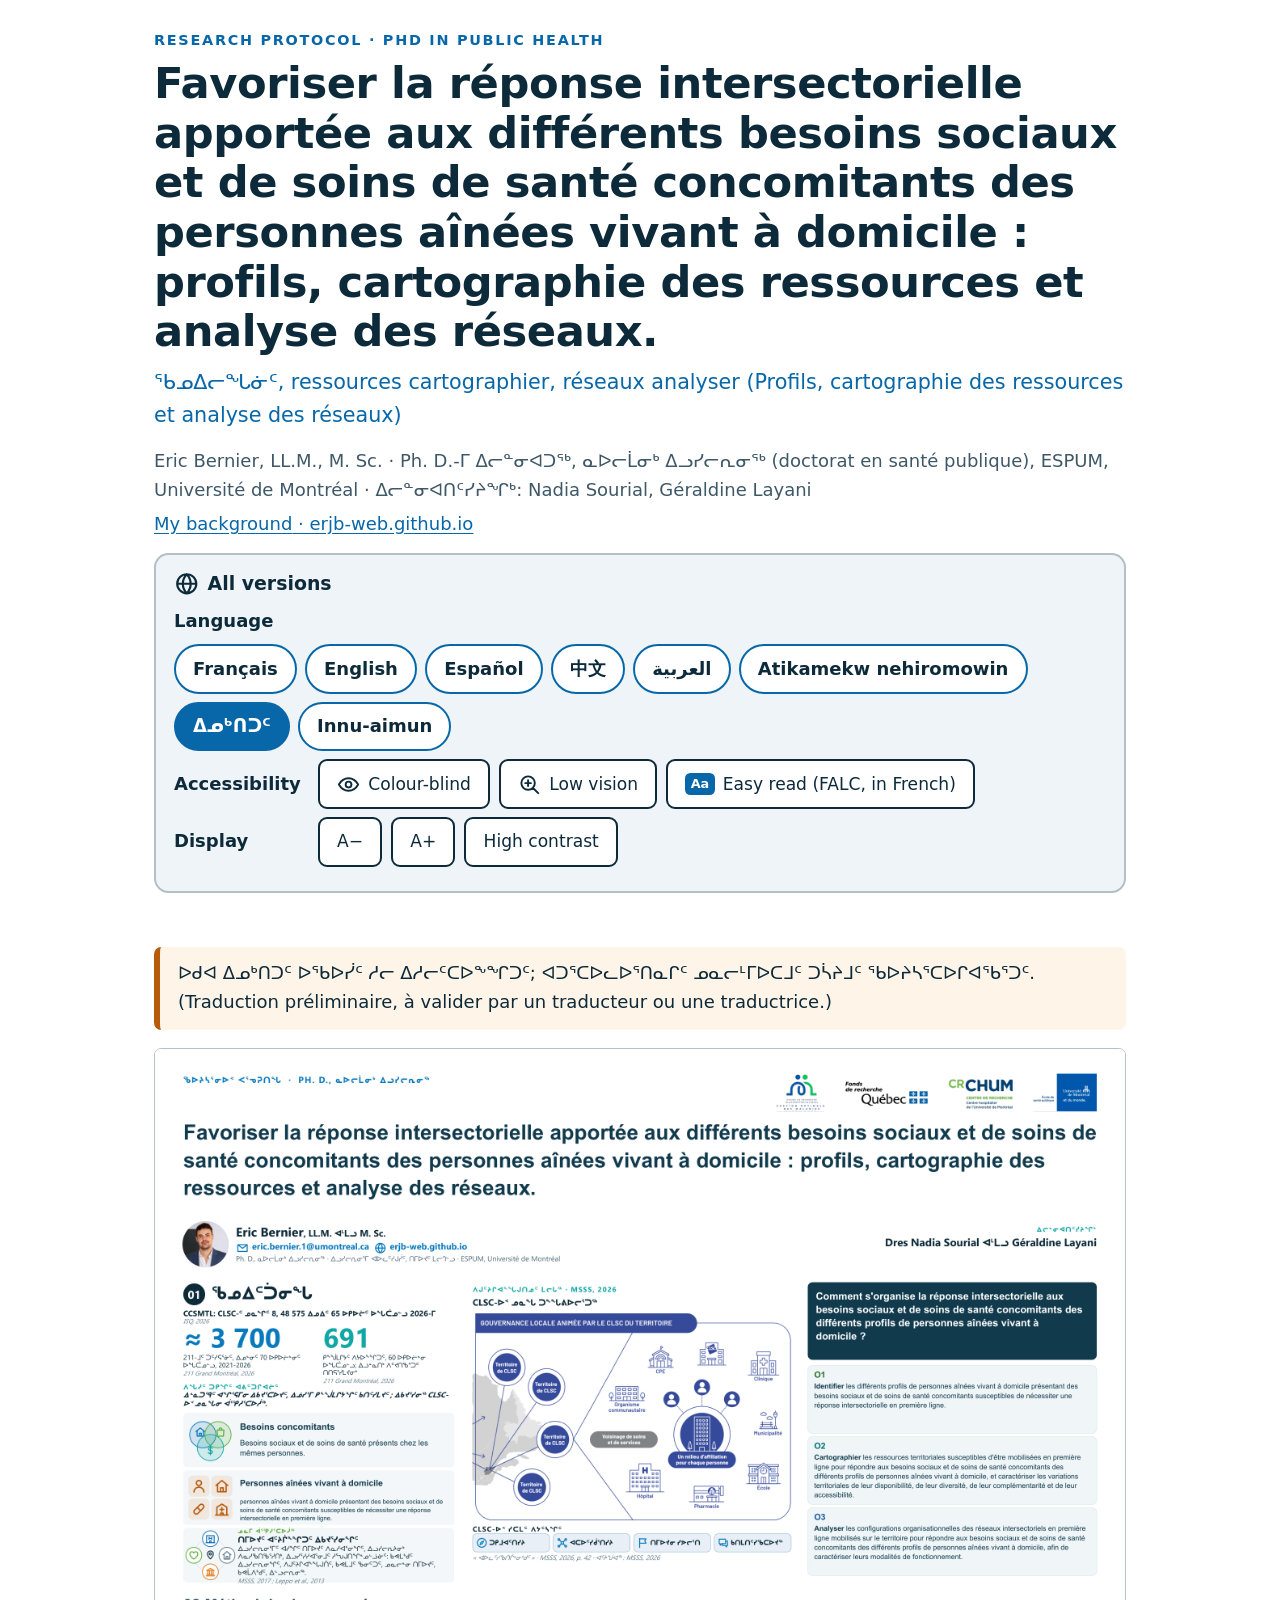
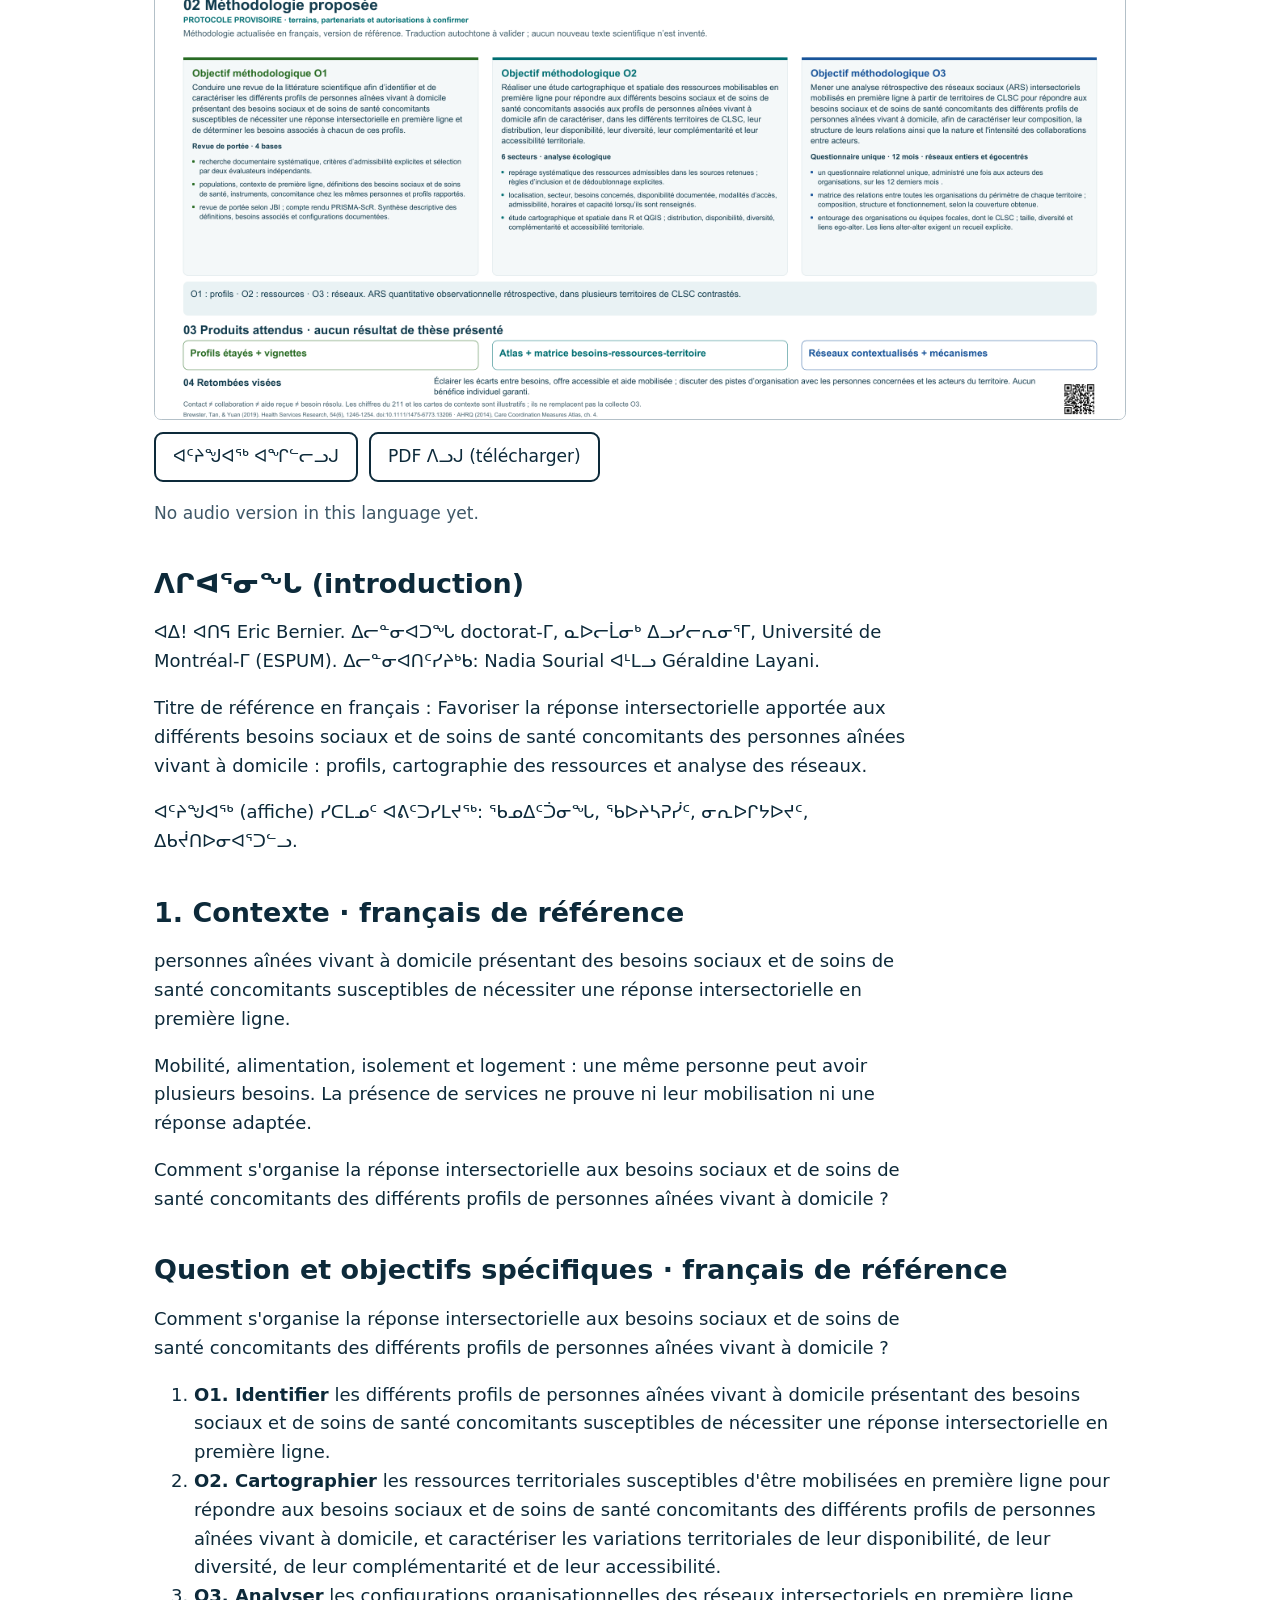
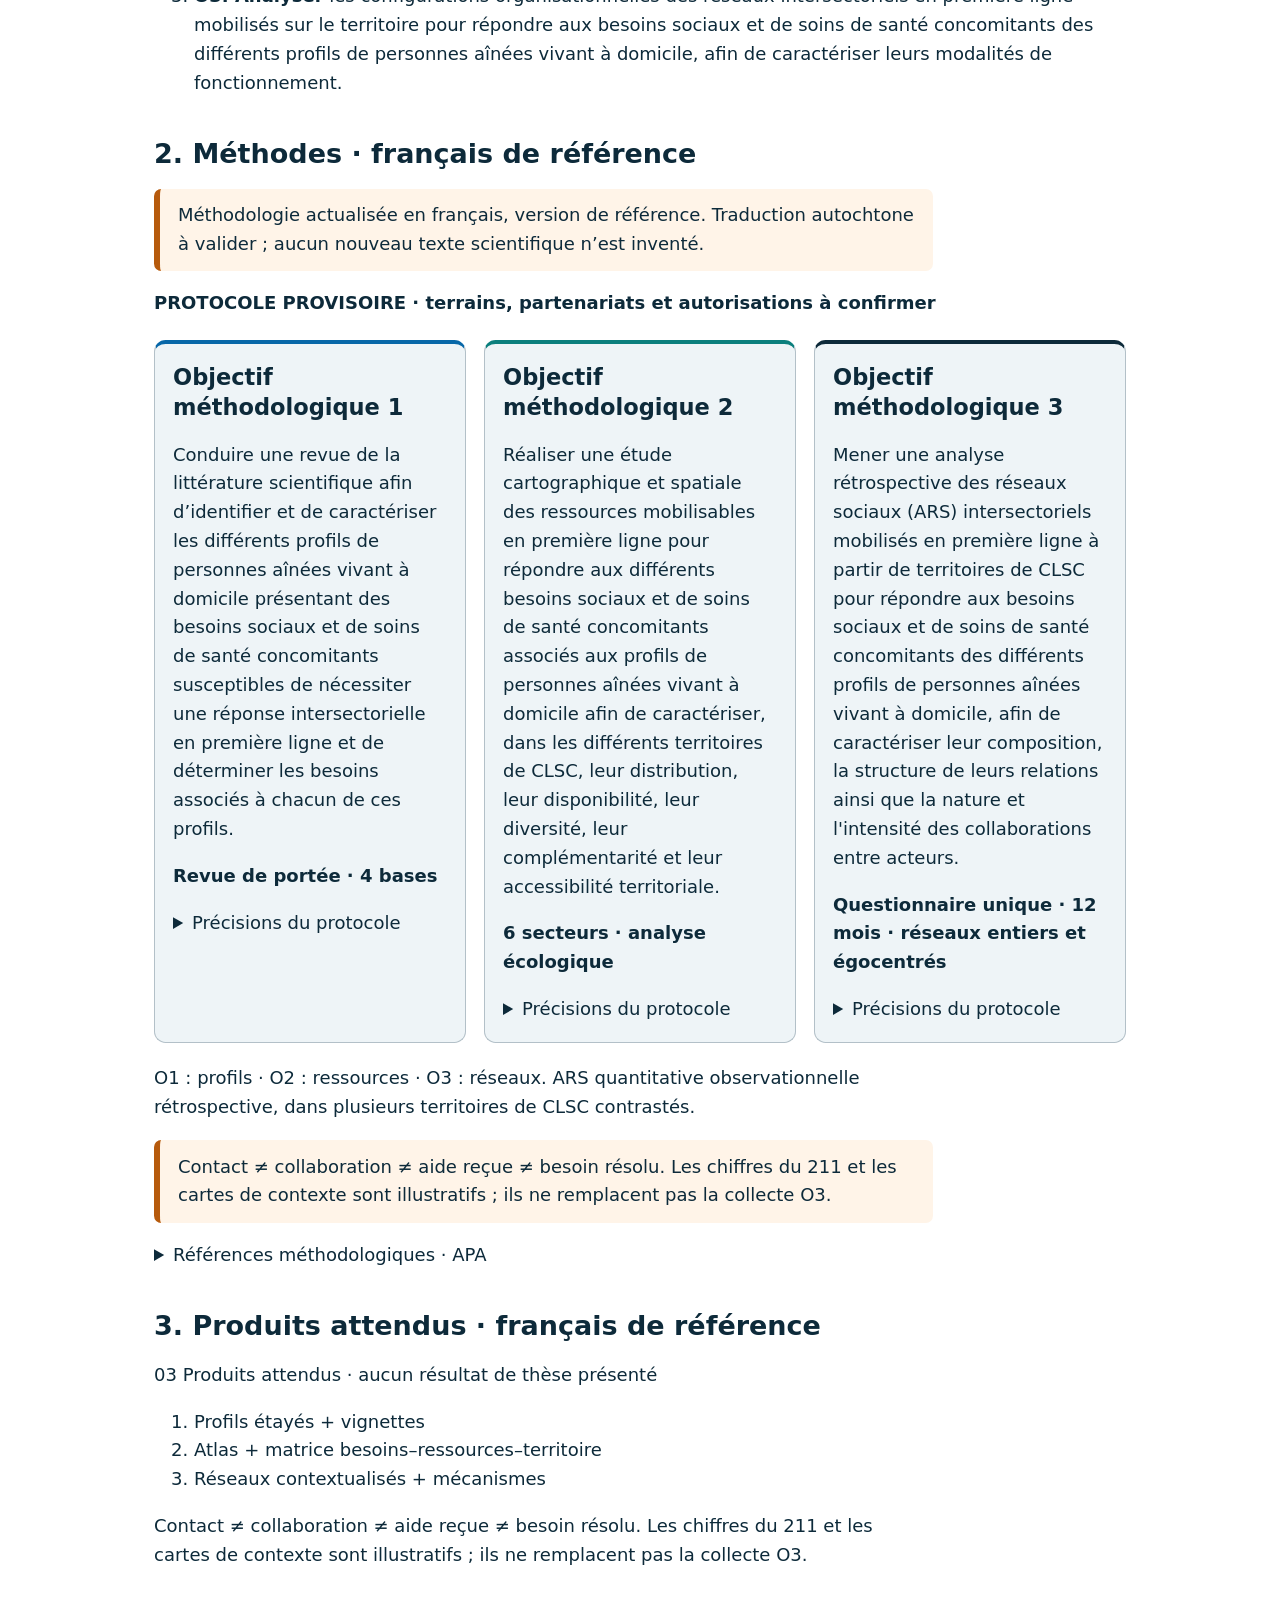
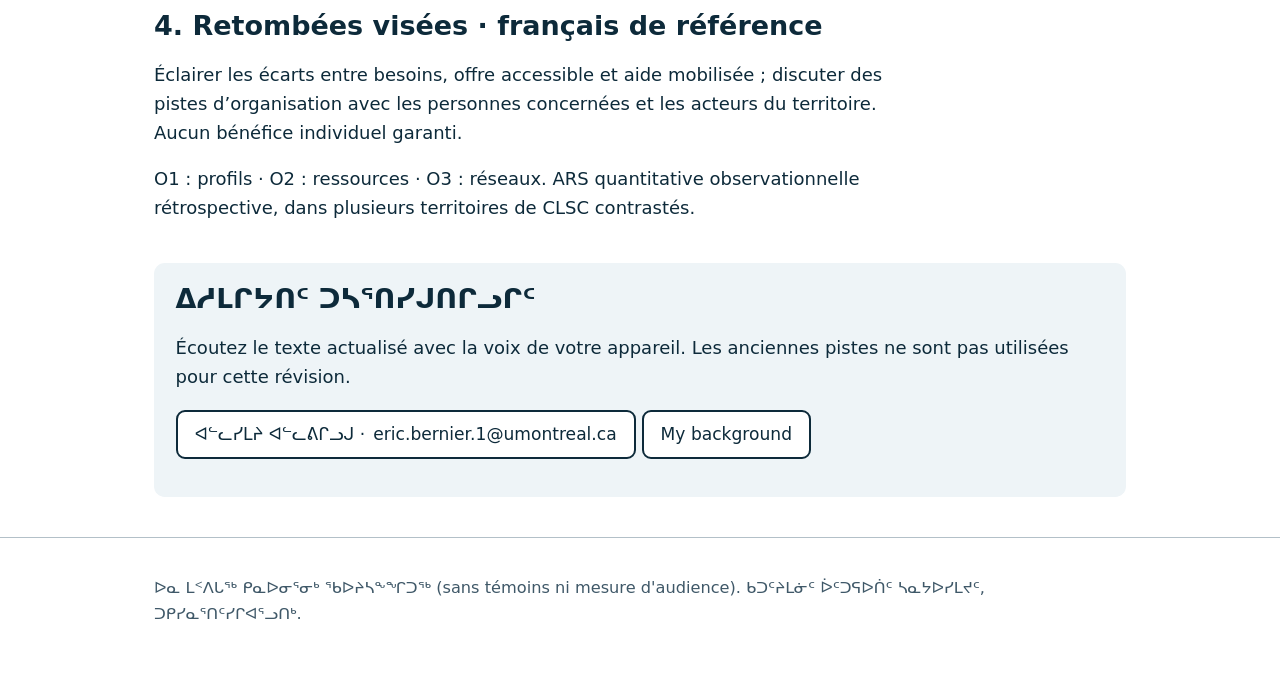
<file: iu/index.html>
<!doctype html>
<html lang="iu" data-version-methodologie="2026-10-21" data-traduction="partielle">
<head>
<meta charset="utf-8">
<meta name="viewport" content="width=device-width, initial-scale=1">
<title>Favoriser la réponse intersectorielle apportée aux différents besoins sociaux et de soins de santé concomitants des personnes aînées vivant à domicile : profils, cartographie des ressources et analyse des réseaux.</title>
<meta name="description" content="ᖃᓄᐃᓕᖓᓃᑦ, ressources cartographier, réseaux analyser (Profils, cartographie des ressources et analyse des réseaux)">
<link rel="alternate" hreflang="fr" href=".././">
<link rel="alternate" hreflang="en" href="../en/">
<link rel="alternate" hreflang="es" href="../es/">
<link rel="alternate" hreflang="zh-Hans" href="../zh/">
<link rel="alternate" hreflang="ar" href="../ar/">
<link rel="alternate" hreflang="atj" href="../atj/">
<link rel="alternate" hreflang="iu" href="../iu/">
<link rel="alternate" hreflang="moe" href="../innu/">
<link rel="stylesheet" href="../assets/style.css?v=e0b63c5130">
</head>
<body>
<a class="skip" href="#contenu">ᐊᓪᓚᓯᒪᔪᓄᑦ</a>
<header class="top"><div class="wrap">
<p class="kicker"><span lang="en">Research protocol · PhD in public health</span></p>
<h1 lang="fr">Favoriser la réponse intersectorielle apportée aux différents besoins sociaux et de soins de santé concomitants des personnes aînées vivant à domicile : profils, cartographie des ressources et analyse des réseaux.</h1>
<p class="subtitle">ᖃᓄᐃᓕᖓᓃᑦ, ressources cartographier, réseaux analyser (Profils, cartographie des ressources et analyse des réseaux)</p>
<p class="byline">Eric Bernier, LL.M., M. Sc. · Ph. D.-ᒥ ᐃᓕᓐᓂᐊᑐᖅ, ᓇᐅᓕᒫᓂᒃ ᐃᓗᓯᓕᕆᓂᖅ (doctorat en santé publique), ESPUM, Université de Montréal · ᐃᓕᓐᓂᐊᑎᑦᓯᔨᖏᒃ: Nadia Sourial, Géraldine Layani</p>
<p class="byline"><a href="https://erjb-web.github.io/#parcours"><span lang="en">My background</span> · erjb-web.github.io</a></p>
<nav class="versions" aria-labelledby="h-versions">
<h2 id="h-versions"><svg class="ic" viewBox="0 0 24 24" aria-hidden="true" focusable="false"><path d="M12 21 A9 9 0 1 0 12 3 A9 9 0 1 0 12 21 Z M3 12 H21 M12 3 C9.5 5.6 8.3 8.7 8.3 12 C8.3 15.3 9.5 18.4 12 21 M12 3 C14.5 5.6 15.7 8.7 15.7 12 C15.7 15.3 14.5 18.4 12 21" fill="none" stroke="currentColor" stroke-width="2" stroke-linecap="round" stroke-linejoin="round"/></svg><span lang="en">All versions</span></h2>
<div class="row"><span class="lab" id="lab-lang"><span lang="en">Language</span></span><ul class="pills" aria-labelledby="lab-lang">
<li><a href=".././" hreflang="fr" lang="fr">Français</a></li>
<li><a href="../en/" hreflang="en" lang="en">English</a></li>
<li><a href="../es/" hreflang="es" lang="es">Español</a></li>
<li><a href="../zh/" hreflang="zh-Hans" lang="zh-Hans">中文</a></li>
<li><a href="../ar/" hreflang="ar" lang="ar">العربية</a></li>
<li><a href="../atj/" hreflang="atj" lang="atj">Atikamekw nehiromowin</a></li>
<li><a href="../iu/" hreflang="iu" lang="iu" aria-current="page">ᐃᓄᒃᑎᑐᑦ</a></li>
<li><a href="../innu/" hreflang="moe" lang="moe">Innu-aimun</a></li>
</ul></div>
<div class="row"><span class="lab"><span lang="en">Accessibility</span></span>
<button type="button" id="daltonisme" aria-pressed="false"><svg class="ic" viewBox="0 0 24 24" aria-hidden="true" focusable="false"><path d="M2 12 C4.5 7.5 8 5.5 12 5.5 C16 5.5 19.5 7.5 22 12 C19.5 16.5 16 18.5 12 18.5 C8 18.5 4.5 16.5 2 12 Z M12 15 A3 3 0 1 0 12 9 A3 3 0 1 0 12 15 Z" fill="none" stroke="currentColor" stroke-width="2" stroke-linecap="round" stroke-linejoin="round"/></svg><span lang="en">Colour-blind</span></button>
<button type="button" id="bassevision" aria-pressed="false"><svg class="ic" viewBox="0 0 24 24" aria-hidden="true" focusable="false"><path d="M10.5 17.5 A7 7 0 1 0 10.5 3.5 A7 7 0 1 0 10.5 17.5 Z M15.6 15.6 L21 21 M7.5 10.5 H13.5 M10.5 7.5 V13.5" fill="none" stroke="currentColor" stroke-width="2" stroke-linecap="round" stroke-linejoin="round"/></svg><span lang="en">Low vision</span></button>
<a class="btn" href="../falc/" hreflang="fr"><span class="badge" aria-hidden="true">Aa</span><span lang="en">Easy read (FALC, in French)</span></a>
</div>
<div class="row"><span class="lab"><span lang="en">Display</span></span>
<button type="button" id="moins" aria-label="Smaller text">A−</button><button type="button" id="plus" aria-label="Larger text">A+</button>
<button type="button" id="contraste" aria-pressed="false"><span lang="en">High contrast</span></button></div>
</nav>
</div></header>
<main id="contenu" class="wrap">
<p class="prelim">ᐅᑯᐊ ᐃᓄᒃᑎᑐᑦ ᐅᖃᐅᓰᑦ ᓱᓕ ᐃᓱᓕᑦᑕᐅᖕᖏᑐᑦ; ᐊᑐᕐᑕᐅᓚᐅᕐᑎᓇᒋᑦ ᓄᓇᓕᒻᒥᐅᑕᒧᑦ ᑐᓵᔨᒧᑦ ᖃᐅᔨᓴᕐᑕᐅᒋᐊᖃᕐᑐᑦ. (Traduction préliminaire, à valider par un traducteur ou une traductrice.)</p>
<figure id="affiche-fig"><img id="affiche" src="../img/affiche-iu.png?v=e712f7de79" data-std="../img/affiche-iu.png?v=e712f7de79" data-cb="../img/affiche-iu-daltonien.png?v=3106482664" alt="ᐊᑦᔨᖑᐊᖅ (affiche scientifique) ᓯᑕᒪᓄᑦ ᐊᕕᑦᑐᓯᒪᔪᖅ: ᖃᓄᐃᑦᑑᓂᖓ, ᖃᐅᔨᓴᕈᓰᑦ, ᓂᕆᐅᒋᔭᐅᔪᑦ, ᐃᑲᔫᑎᐅᓂᐊᕐᑐᓪᓗ. ᐃᓘᓐᓈᒍᑦ ᐅᓂᒃᑳᑕᐅᔪᖅ ᐅᕙᓂ ᐊᓪᓚᓯᒪᔪᓂ." data-alt-std="ᐊᑦᔨᖑᐊᖅ (affiche scientifique) ᓯᑕᒪᓄᑦ ᐊᕕᑦᑐᓯᒪᔪᖅ: ᖃᓄᐃᑦᑑᓂᖓ, ᖃᐅᔨᓴᕈᓰᑦ, ᓂᕆᐅᒋᔭᐅᔪᑦ, ᐃᑲᔫᑎᐅᓂᐊᕐᑐᓪᓗ. ᐃᓘᓐᓈᒍᑦ ᐅᓂᒃᑳᑕᐅᔪᖅ ᐅᕙᓂ ᐊᓪᓚᓯᒪᔪᓂ." data-alt-cb="ᐊᑦᔨᖑᐊᖅ ᑕᐅᑦᑐᓂᒃ ᐊᔪᕐᑐᓄᑦ: ᑕᐅᑦᑐᐃᑦ Okabe-Ito, ᐊᒻᒪᓗ ᐊᑦᔨᖑᐊᑦ ᐊᑦᔨᒌᖕᖏᑐᑦ, ᑎᒥᐅᔪᑦ ᐃᓚᖏᓐᓄᑦ ᐊᑐᓂ (une forme par secteur). ᐃᓘᓐᓈᒍᑦ ᐅᓂᒃᑳᑕᐅᔪᖅ ᐅᕙᓂ ᐊᓪᓚᓯᒪᔪᓂ." width="2400" height="2400">
<figcaption><a class="btn" href="../img/affiche-iu.png?v=e712f7de79" data-std="../img/affiche-iu.png?v=e712f7de79" data-cb="../img/affiche-iu-daltonien.png?v=3106482664">ᐊᑦᔨᖑᐊᖅ ᐊᖏᓪᓕᓗᒍ</a><a class="btn" href="../pdf/affiche-iu.pdf?v=128745ee61" data-std="../pdf/affiche-iu.pdf?v=128745ee61" data-cb="../pdf/affiche-iu-daltonien.pdf?v=d8f9f25f04">PDF ᐱᓗᒍ (télécharger)</a></figcaption></figure>
<section class="zoom" aria-labelledby="h-zoom"><h2 id="h-zoom"><span lang="en">The poster enlarged, part by part</span></h2>
<figure><h3>1 · <span lang="en">Title and author</span></h3><img src="../img/zoom/iu-1.png?v=ccd14de982" data-std="../img/zoom/iu-1.png?v=ccd14de982" data-cb="../img/zoom/iu-daltonien-1.png?v=8222c359dd" alt="Title and author" loading="lazy"><figcaption><a class="btn" href="../img/zoom/iu-1.png?v=ccd14de982" data-std="../img/zoom/iu-1.png?v=ccd14de982" data-cb="../img/zoom/iu-daltonien-1.png?v=8222c359dd"><span lang="en">Open full size</span></a></figcaption></figure>
<figure><h3>2 · <span lang="en">Context: figures and concepts</span></h3><img src="../img/zoom/iu-2.png?v=5368a1d504" data-std="../img/zoom/iu-2.png?v=5368a1d504" data-cb="../img/zoom/iu-daltonien-2.png?v=01b6c4ae81" alt="Context: figures and concepts" loading="lazy"><figcaption><a class="btn" href="../img/zoom/iu-2.png?v=5368a1d504" data-std="../img/zoom/iu-2.png?v=5368a1d504" data-cb="../img/zoom/iu-daltonien-2.png?v=01b6c4ae81"><span lang="en">Open full size</span></a></figcaption></figure>
<figure><h3>3 · <span lang="en">Context: primary care policy</span></h3><img src="../img/zoom/iu-3.png?v=66c841ddf8" data-std="../img/zoom/iu-3.png?v=66c841ddf8" data-cb="../img/zoom/iu-daltonien-3.png?v=27c1cf066d" alt="Context: primary care policy" loading="lazy"><figcaption><a class="btn" href="../img/zoom/iu-3.png?v=66c841ddf8" data-std="../img/zoom/iu-3.png?v=66c841ddf8" data-cb="../img/zoom/iu-daltonien-3.png?v=27c1cf066d"><span lang="en">Open full size</span></a></figcaption></figure>
<figure><h3>4 · <span lang="en">Context: fictional example and question</span></h3><img src="../img/zoom/iu-4.png?v=7f9050c78f" data-std="../img/zoom/iu-4.png?v=7f9050c78f" data-cb="../img/zoom/iu-daltonien-4.png?v=c762639cbc" alt="Context: fictional example and question" loading="lazy"><figcaption><a class="btn" href="../img/zoom/iu-4.png?v=7f9050c78f" data-std="../img/zoom/iu-4.png?v=7f9050c78f" data-cb="../img/zoom/iu-daltonien-4.png?v=c762639cbc"><span lang="en">Open full size</span></a></figcaption></figure>
<figure><h3>5 · <span lang="en">Methods: profiles and resources</span></h3><img src="../img/zoom/iu-5.png?v=f7fe207d5e" data-std="../img/zoom/iu-5.png?v=f7fe207d5e" data-cb="../img/zoom/iu-daltonien-5.png?v=aa18ed1a86" alt="Methods: profiles and resources" loading="lazy"><figcaption><a class="btn" href="../img/zoom/iu-5.png?v=f7fe207d5e" data-std="../img/zoom/iu-5.png?v=f7fe207d5e" data-cb="../img/zoom/iu-daltonien-5.png?v=aa18ed1a86"><span lang="en">Open full size</span></a></figcaption></figure>
<figure><h3>6 · <span lang="en">Methods: networks, interviews, integration</span></h3><img src="../img/zoom/iu-6.png?v=244dd5ecfa" data-std="../img/zoom/iu-6.png?v=244dd5ecfa" data-cb="../img/zoom/iu-daltonien-6.png?v=f505c31a42" alt="Methods: networks, interviews, integration" loading="lazy"><figcaption><a class="btn" href="../img/zoom/iu-6.png?v=244dd5ecfa" data-std="../img/zoom/iu-6.png?v=244dd5ecfa" data-cb="../img/zoom/iu-daltonien-6.png?v=f505c31a42"><span lang="en">Open full size</span></a></figcaption></figure>
<figure><h3>7 · <span lang="en">Expected results: three products</span></h3><img src="../img/zoom/iu-7.png?v=990a15c7dd" data-std="../img/zoom/iu-7.png?v=990a15c7dd" data-cb="../img/zoom/iu-daltonien-7.png?v=c1bb5a0f3c" alt="Expected results: three products" loading="lazy"><figcaption><a class="btn" href="../img/zoom/iu-7.png?v=990a15c7dd" data-std="../img/zoom/iu-7.png?v=990a15c7dd" data-cb="../img/zoom/iu-daltonien-7.png?v=c1bb5a0f3c"><span lang="en">Open full size</span></a></figcaption></figure>
<figure><h3>8 · <span lang="en">Impacts and outcomes, QR codes</span></h3><img src="../img/zoom/iu-8.png?v=347ffcf8de" data-std="../img/zoom/iu-8.png?v=347ffcf8de" data-cb="../img/zoom/iu-daltonien-8.png?v=347ffcf8de" alt="Impacts and outcomes, QR codes" loading="lazy"><figcaption><a class="btn" href="../img/zoom/iu-8.png?v=347ffcf8de" data-std="../img/zoom/iu-8.png?v=347ffcf8de" data-cb="../img/zoom/iu-daltonien-8.png?v=347ffcf8de"><span lang="en">Open full size</span></a></figcaption></figure>
</section>
<p class="note"><span lang="en">No audio version in this language yet.</span></p>
<section class="text" id="intro" aria-labelledby="h-intro"><h2 id="h-intro">ᐱᒋᐊᕐᓂᖓ (introduction)</h2>
<p data-say="ᐊᐃ! ᐊᑎᕋ Eric Bernier. ᐃᓕᓐᓂᐊᑐᖓ doctorat-ᒥ, ᓇᐅᓕᒫᓂᒃ ᐃᓗᓯᓕᕆᓂᕐᒥ, Université de Montréal-ᒥ (ESPUM). ᐃᓕᓐᓂᐊᑎᑦᓯᔨᒃᑲ: Nadia Sourial ᐊᒻᒪᓗ Géraldine Layani.">ᐊᐃ! ᐊᑎᕋ Eric Bernier. ᐃᓕᓐᓂᐊᑐᖓ doctorat-ᒥ, ᓇᐅᓕᒫᓂᒃ ᐃᓗᓯᓕᕆᓂᕐᒥ, Université de Montréal-ᒥ (ESPUM). ᐃᓕᓐᓂᐊᑎᑦᓯᔨᒃᑲ: Nadia Sourial ᐊᒻᒪᓗ Géraldine Layani.</p>
<p lang="fr" data-say="Titre de référence en français : Favoriser la réponse intersectorielle apportée aux différents besoins sociaux et de soins de santé concomitants des personnes aînées vivant à domicile : profils, cartographie des ressources et analyse des réseaux.">Titre de référence en français : Favoriser la réponse intersectorielle apportée aux différents besoins sociaux et de soins de santé concomitants des personnes aînées vivant à domicile : profils, cartographie des ressources et analyse des réseaux.</p>
<p data-say="ᐊᑦᔨᖑᐊᖅ (affiche) ᓯᑕᒪᓄᑦ ᐊᕕᑦᑐᓯᒪᔪᖅ: ᖃᓄᐃᑦᑑᓂᖓ, ᖃᐅᔨᓴᕈᓰᑦ, ᓂᕆᐅᒋᔭᐅᔪᑦ, ᐃᑲᔫᑎᐅᓂᐊᕐᑐᓪᓗ.">ᐊᑦᔨᖑᐊᖅ (affiche) ᓯᑕᒪᓄᑦ ᐊᕕᑦᑐᓯᒪᔪᖅ: ᖃᓄᐃᑦᑑᓂᖓ, ᖃᐅᔨᓴᕈᓰᑦ, ᓂᕆᐅᒋᔭᐅᔪᑦ, ᐃᑲᔫᑎᐅᓂᐊᕐᑐᓪᓗ.</p>
</section>
<section class="text" id="contexte" aria-labelledby="h-contexte" lang="fr"><h2 id="h-contexte">1. Contexte · français de référence</h2><p data-say="personnes aînées vivant à domicile présentant des besoins sociaux et de soins de santé concomitants susceptibles de nécessiter une réponse intersectorielle en première ligne.">personnes aînées vivant à domicile présentant des besoins sociaux et de soins de santé concomitants susceptibles de nécessiter une réponse intersectorielle en première ligne.</p><p data-say="Mobilité, alimentation, isolement et logement : une même personne peut avoir plusieurs besoins. La présence de services ne prouve ni leur mobilisation ni une réponse adaptée.">Mobilité, alimentation, isolement et logement : une même personne peut avoir plusieurs besoins. La présence de services ne prouve ni leur mobilisation ni une réponse adaptée.</p><p data-say="Comment s&#x27;organise la réponse intersectorielle aux besoins sociaux et de soins de santé concomitants des différents profils de personnes aînées vivant à domicile ?">Comment s&#x27;organise la réponse intersectorielle aux besoins sociaux et de soins de santé concomitants des différents profils de personnes aînées vivant à domicile ?</p></section>
<section class="text" id="objectifs-recherche" lang="fr"><h2>Question et objectifs spécifiques · français de référence</h2><p data-say="Comment s&#x27;organise la réponse intersectorielle aux besoins sociaux et de soins de santé concomitants des différents profils de personnes aînées vivant à domicile ?">Comment s&#x27;organise la réponse intersectorielle aux besoins sociaux et de soins de santé concomitants des différents profils de personnes aînées vivant à domicile ?</p><ol><li><strong>O1. Identifier</strong> les différents profils de personnes aînées vivant à domicile présentant des besoins sociaux et de soins de santé concomitants susceptibles de nécessiter une réponse intersectorielle en première ligne.</li><li><strong>O2. Cartographier</strong> les ressources territoriales susceptibles d&#x27;être mobilisées en première ligne pour répondre aux besoins sociaux et de soins de santé concomitants des différents profils de personnes aînées vivant à domicile, et caractériser les variations territoriales de leur disponibilité, de leur diversité, de leur complémentarité et de leur accessibilité.</li><li><strong>O3. Analyser</strong> les configurations organisationnelles des réseaux intersectoriels en première ligne mobilisés sur le territoire pour répondre aux besoins sociaux et de soins de santé concomitants des différents profils de personnes aînées vivant à domicile, afin de caractériser leurs modalités de fonctionnement.</li></ol></section><section class="text" id="methodes" aria-labelledby="h-methodes" lang="fr"><h2 id="h-methodes">2. Méthodes · français de référence</h2><p class="prelim" data-say="Méthodologie actualisée en français, version de référence. Traduction autochtone à valider ; aucun nouveau texte scientifique n’est inventé.">Méthodologie actualisée en français, version de référence. Traduction autochtone à valider ; aucun nouveau texte scientifique n’est inventé.</p><p class="statut-protocole" data-say="PROTOCOLE PROVISOIRE · terrains, partenariats et autorisations à confirmer">PROTOCOLE PROVISOIRE · terrains, partenariats et autorisations à confirmer</p><div class="methodes-cartes"><article><h3>Objectif méthodologique 1</h3><p class="methodo-formulation-officielle" data-say="Conduire une revue de la littérature scientifique afin d’identifier et de caractériser les différents profils de personnes aînées vivant à domicile présentant des besoins sociaux et de soins de santé concomitants susceptibles de nécessiter une réponse intersectorielle en première ligne et de déterminer les besoins associés à chacun de ces profils.">Conduire une revue de la littérature scientifique afin d’identifier et de caractériser les différents profils de personnes aînées vivant à domicile présentant des besoins sociaux et de soins de santé concomitants susceptibles de nécessiter une réponse intersectorielle en première ligne et de déterminer les besoins associés à chacun de ces profils.</p><p class="methode-repere" data-say="Revue de portée · 4 bases">Revue de portée · 4 bases</p><details><summary>Précisions du protocole</summary><ol><li data-say="recherche documentaire systématique, critères d’admissibilité explicites et sélection par deux évaluateurs indépendants.">recherche documentaire systématique, critères d’admissibilité explicites et sélection par deux évaluateurs indépendants.</li><li data-say="populations, contexte de première ligne, définitions des besoins sociaux et de soins de santé, instruments, concomitance chez les mêmes personnes et profils rapportés.">populations, contexte de première ligne, définitions des besoins sociaux et de soins de santé, instruments, concomitance chez les mêmes personnes et profils rapportés.</li><li data-say="revue de portée selon JBI ; compte rendu PRISMA-ScR. Synthèse descriptive des définitions, besoins associés et configurations documentées.">revue de portée selon JBI ; compte rendu PRISMA-ScR. Synthèse descriptive des définitions, besoins associés et configurations documentées.</li></ol></details></article><article><h3>Objectif méthodologique 2</h3><p class="methodo-formulation-officielle" data-say="Réaliser une étude cartographique et spatiale des ressources mobilisables en première ligne pour répondre aux différents besoins sociaux et de soins de santé concomitants associés aux profils de personnes aînées vivant à domicile afin de caractériser, dans les différents territoires de CLSC, leur distribution, leur disponibilité, leur diversité, leur complémentarité et leur accessibilité territoriale.">Réaliser une étude cartographique et spatiale des ressources mobilisables en première ligne pour répondre aux différents besoins sociaux et de soins de santé concomitants associés aux profils de personnes aînées vivant à domicile afin de caractériser, dans les différents territoires de CLSC, leur distribution, leur disponibilité, leur diversité, leur complémentarité et leur accessibilité territoriale.</p><p class="methode-repere" data-say="6 secteurs · analyse écologique">6 secteurs · analyse écologique</p><details><summary>Précisions du protocole</summary><ol><li data-say="repérage systématique des ressources admissibles dans les sources retenues ; règles d’inclusion et de dédoublonnage explicites.">repérage systématique des ressources admissibles dans les sources retenues ; règles d’inclusion et de dédoublonnage explicites.</li><li data-say="localisation, secteur, besoins concernés, disponibilité documentée, modalités d’accès, admissibilité, horaires et capacité lorsqu’ils sont renseignés.">localisation, secteur, besoins concernés, disponibilité documentée, modalités d’accès, admissibilité, horaires et capacité lorsqu’ils sont renseignés.</li><li data-say="étude cartographique et spatiale dans R et QGIS ; distribution, disponibilité, diversité, complémentarité et accessibilité territoriale.">étude cartographique et spatiale dans R et QGIS ; distribution, disponibilité, diversité, complémentarité et accessibilité territoriale.</li></ol></details></article><article><h3>Objectif méthodologique 3</h3><p class="methodo-formulation-officielle" data-say="Mener une analyse rétrospective des réseaux sociaux (ARS) intersectoriels mobilisés en première ligne à partir de territoires de CLSC pour répondre aux besoins sociaux et de soins de santé concomitants des différents profils de personnes aînées vivant à domicile, afin de caractériser leur composition, la structure de leurs relations ainsi que la nature et l&#x27;intensité des collaborations entre acteurs.">Mener une analyse rétrospective des réseaux sociaux (ARS) intersectoriels mobilisés en première ligne à partir de territoires de CLSC pour répondre aux besoins sociaux et de soins de santé concomitants des différents profils de personnes aînées vivant à domicile, afin de caractériser leur composition, la structure de leurs relations ainsi que la nature et l&#x27;intensité des collaborations entre acteurs.</p><p class="methode-repere" data-say="Questionnaire unique · 12 mois · réseaux entiers et égocentrés">Questionnaire unique · 12 mois · réseaux entiers et égocentrés</p><details><summary>Précisions du protocole</summary><ol><li data-say="un questionnaire relationnel unique, administré une fois aux acteurs des organisations, sur les 12 derniers mois .">un questionnaire relationnel unique, administré une fois aux acteurs des organisations, sur les 12 derniers mois .</li><li data-say="matrice des relations entre toutes les organisations du périmètre de chaque territoire ; composition, structure et fonctionnement, selon la couverture obtenue.">matrice des relations entre toutes les organisations du périmètre de chaque territoire ; composition, structure et fonctionnement, selon la couverture obtenue.</li><li data-say="entourage des organisations ou équipes focales, dont le CLSC ; taille, diversité et liens ego–alter. Les liens alter–alter exigent un recueil explicite.">entourage des organisations ou équipes focales, dont le CLSC ; taille, diversité et liens ego–alter. Les liens alter–alter exigent un recueil explicite.</li></ol></details></article></div><p data-say="O1 : profils · O2 : ressources · O3 : réseaux. ARS quantitative observationnelle rétrospective, dans plusieurs territoires de CLSC contrastés.">O1 : profils · O2 : ressources · O3 : réseaux. ARS quantitative observationnelle rétrospective, dans plusieurs territoires de CLSC contrastés.</p><p class="prelim" data-say="Contact ≠ collaboration ≠ aide reçue ≠ besoin résolu. Les chiffres du 211 et les cartes de contexte sont illustratifs ; ils ne remplacent pas la collecte O3.">Contact ≠ collaboration ≠ aide reçue ≠ besoin résolu. Les chiffres du 211 et les cartes de contexte sont illustratifs ; ils ne remplacent pas la collecte O3.</p><details class="sources-ars"><summary>Références méthodologiques · APA</summary><p>Brewster, A. L., Tan, A. X., &amp; Yuan, C. T. (2019). Development and application of a survey instrument to measure collaboration among health care and social services organizations. <i>Health Services Research, 54</i>(6), 1246–1254. <a href="https://doi.org/10.1111/1475-6773.13206">https://doi.org/10.1111/1475-6773.13206</a></p><p>Agency for Healthcare Research and Quality. (2014). Chapter 4: Emerging trends in care coordination measurement. In <i>Care coordination measures atlas update</i>. <a href="https://www.ahrq.gov/ncepcr/care/coordination/atlas/chapter4.html">AHRQ</a></p></details></section>
<section class="text" id="resultats" aria-labelledby="h-resultats" lang="fr"><h2 id="h-resultats">3. Produits attendus · français de référence</h2><p data-say="03  Produits attendus · aucun résultat de thèse présenté">03  Produits attendus · aucun résultat de thèse présenté</p><ol><li data-say="Profils étayés + vignettes">Profils étayés + vignettes</li><li data-say="Atlas + matrice besoins–ressources–territoire">Atlas + matrice besoins–ressources–territoire</li><li data-say="Réseaux contextualisés + mécanismes">Réseaux contextualisés + mécanismes</li></ol><p data-say="Contact ≠ collaboration ≠ aide reçue ≠ besoin résolu. Les chiffres du 211 et les cartes de contexte sont illustratifs ; ils ne remplacent pas la collecte O3.">Contact ≠ collaboration ≠ aide reçue ≠ besoin résolu. Les chiffres du 211 et les cartes de contexte sont illustratifs ; ils ne remplacent pas la collecte O3.</p></section>
<section class="text" id="impacts" aria-labelledby="h-impacts" lang="fr"><h2 id="h-impacts">4. Retombées visées · français de référence</h2><p data-say="Éclairer les écarts entre besoins, offre accessible et aide mobilisée ; discuter des pistes d’organisation avec les personnes concernées et les acteurs du territoire. Aucun bénéfice individuel garanti.">Éclairer les écarts entre besoins, offre accessible et aide mobilisée ; discuter des pistes d’organisation avec les personnes concernées et les acteurs du territoire. Aucun bénéfice individuel garanti.</p><p data-say="O1 : profils · O2 : ressources · O3 : réseaux. ARS quantitative observationnelle rétrospective, dans plusieurs territoires de CLSC contrastés.">O1 : profils · O2 : ressources · O3 : réseaux. ARS quantitative observationnelle rétrospective, dans plusieurs territoires de CLSC contrastés.</p></section>
<section class="listen" aria-labelledby="contact"><h2 id="contact">ᐃᓱᒪᒋᔭᑎᑦ ᑐᓴᕐᑎᓯᒍᑎᒋᓗᒋᑦ</h2><p data-say="Écoutez le texte actualisé avec la voix de votre appareil. Les anciennes pistes ne sont pas utilisées pour cette révision.">Écoutez le texte actualisé avec la voix de votre appareil. Les anciennes pistes ne sont pas utilisées pour cette révision.</p><p>
<a class="btn" href="mailto:eric.bernier.1@umontreal.ca">ᐊᓪᓚᓯᒪᔨ ᐊᓪᓚᕕᒋᓗᒍ · <span dir="ltr">eric.bernier.1@umontreal.ca</span></a> <a class="btn" href="https://erjb-web.github.io/#parcours"><span lang="en">My background</span></a></p></section>
</main>
<footer><div class="wrap"><p>ᐅᓇ ᒪᑉᐱᒐᖅ ᑭᓇᐅᓂᕐᓂᒃ ᖃᐅᔨᓴᖕᖏᑐᖅ (sans témoins ni mesure d&#x27;audience). ᑲᑐᑦᔨᒪᓃᑦ ᐆᑦᑐᕋᐅᑏᑦ ᓴᓇᔭᐅᓯᒪᔪᑦ, ᑐᑭᓯᓇᕐᑎᑦᓯᒋᐊᕐᓗᑎᒃ.</p></div></footer>
<script src="../assets/app.js?v=f458c722fc"></script>
</body>
</html>
</file>
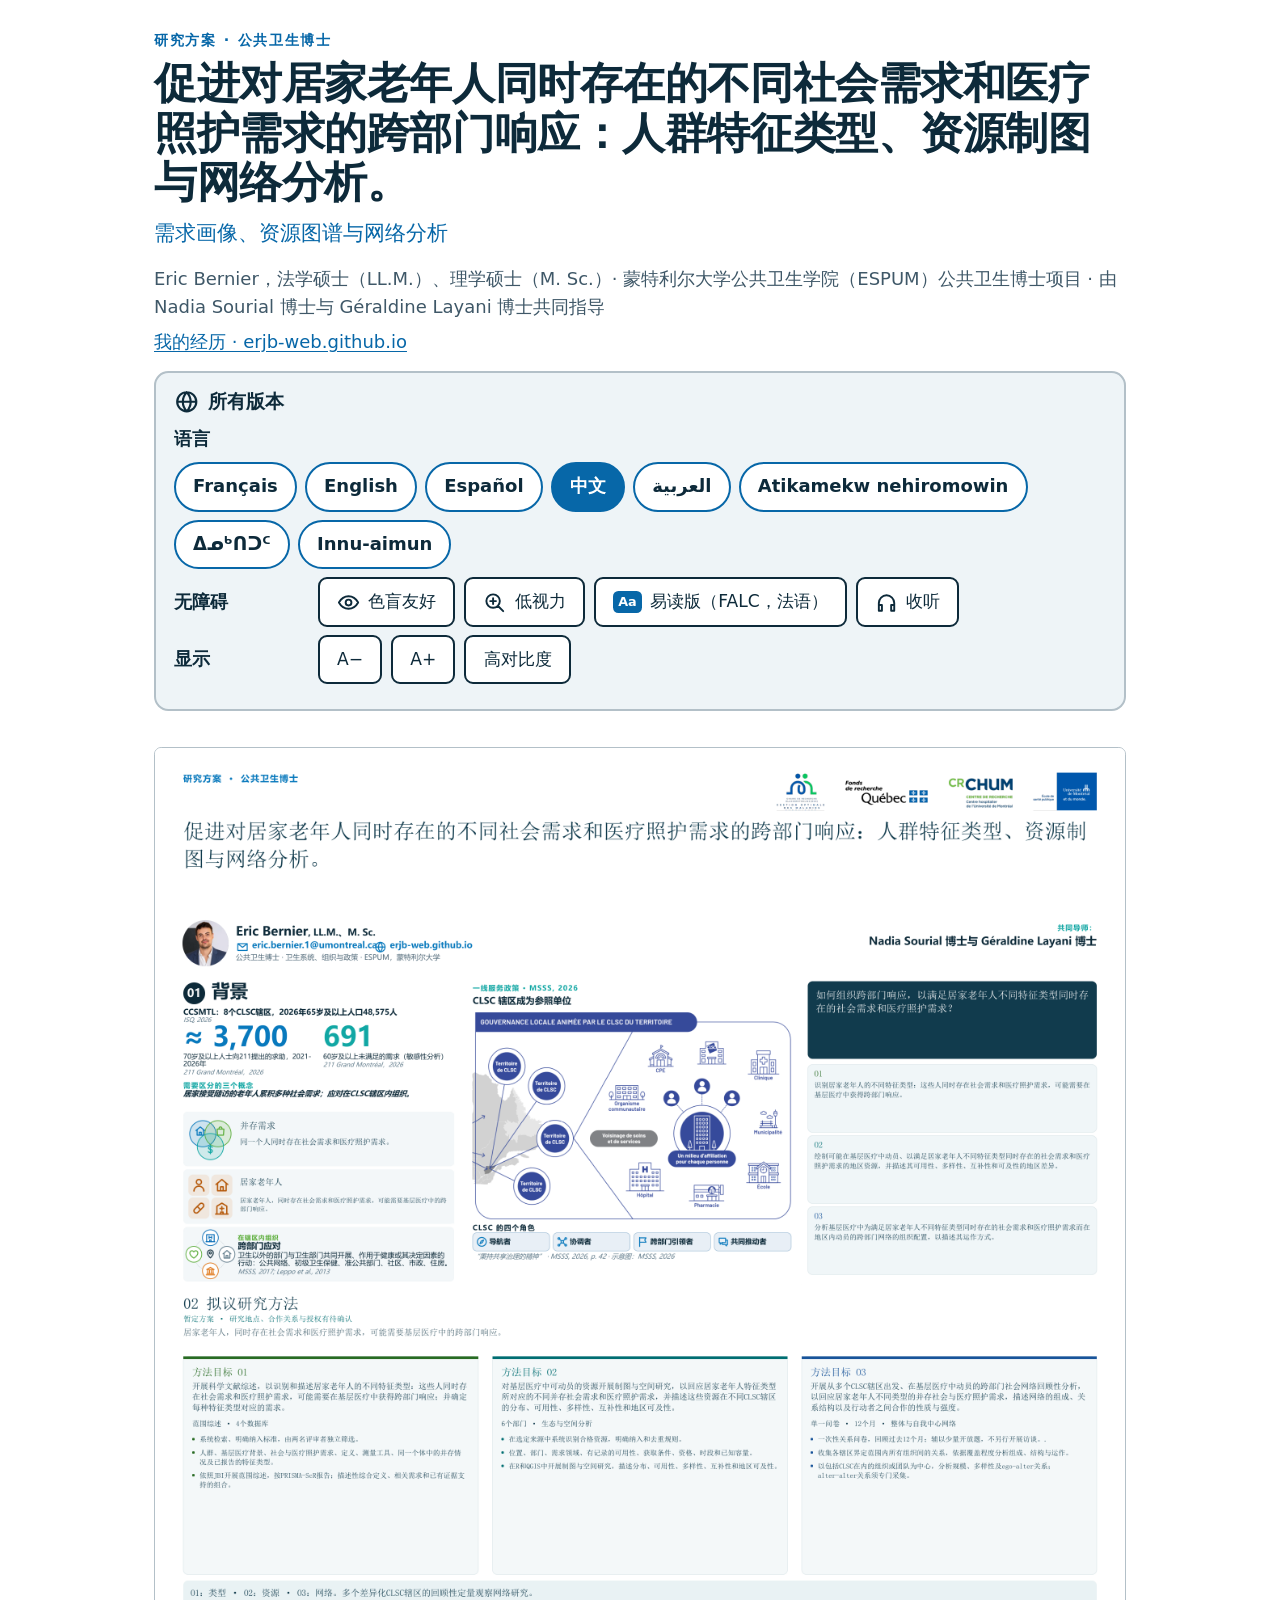
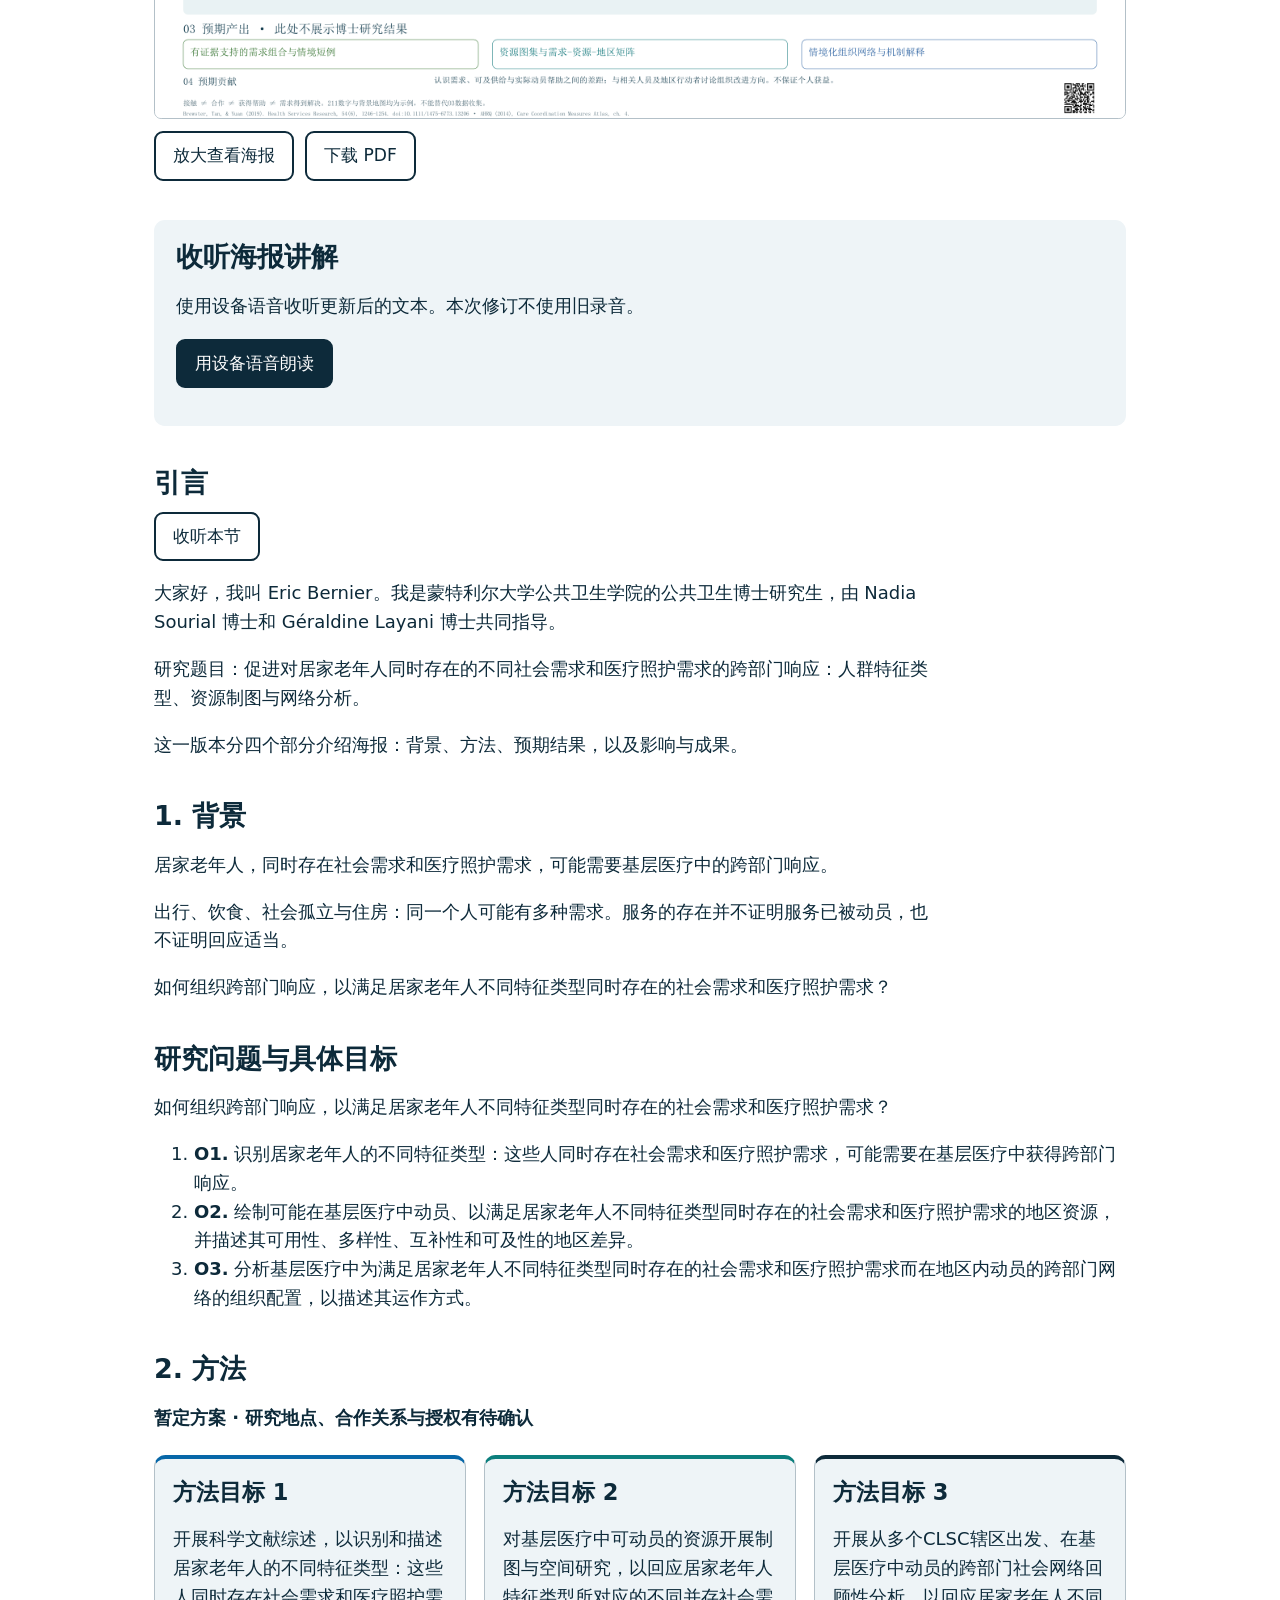
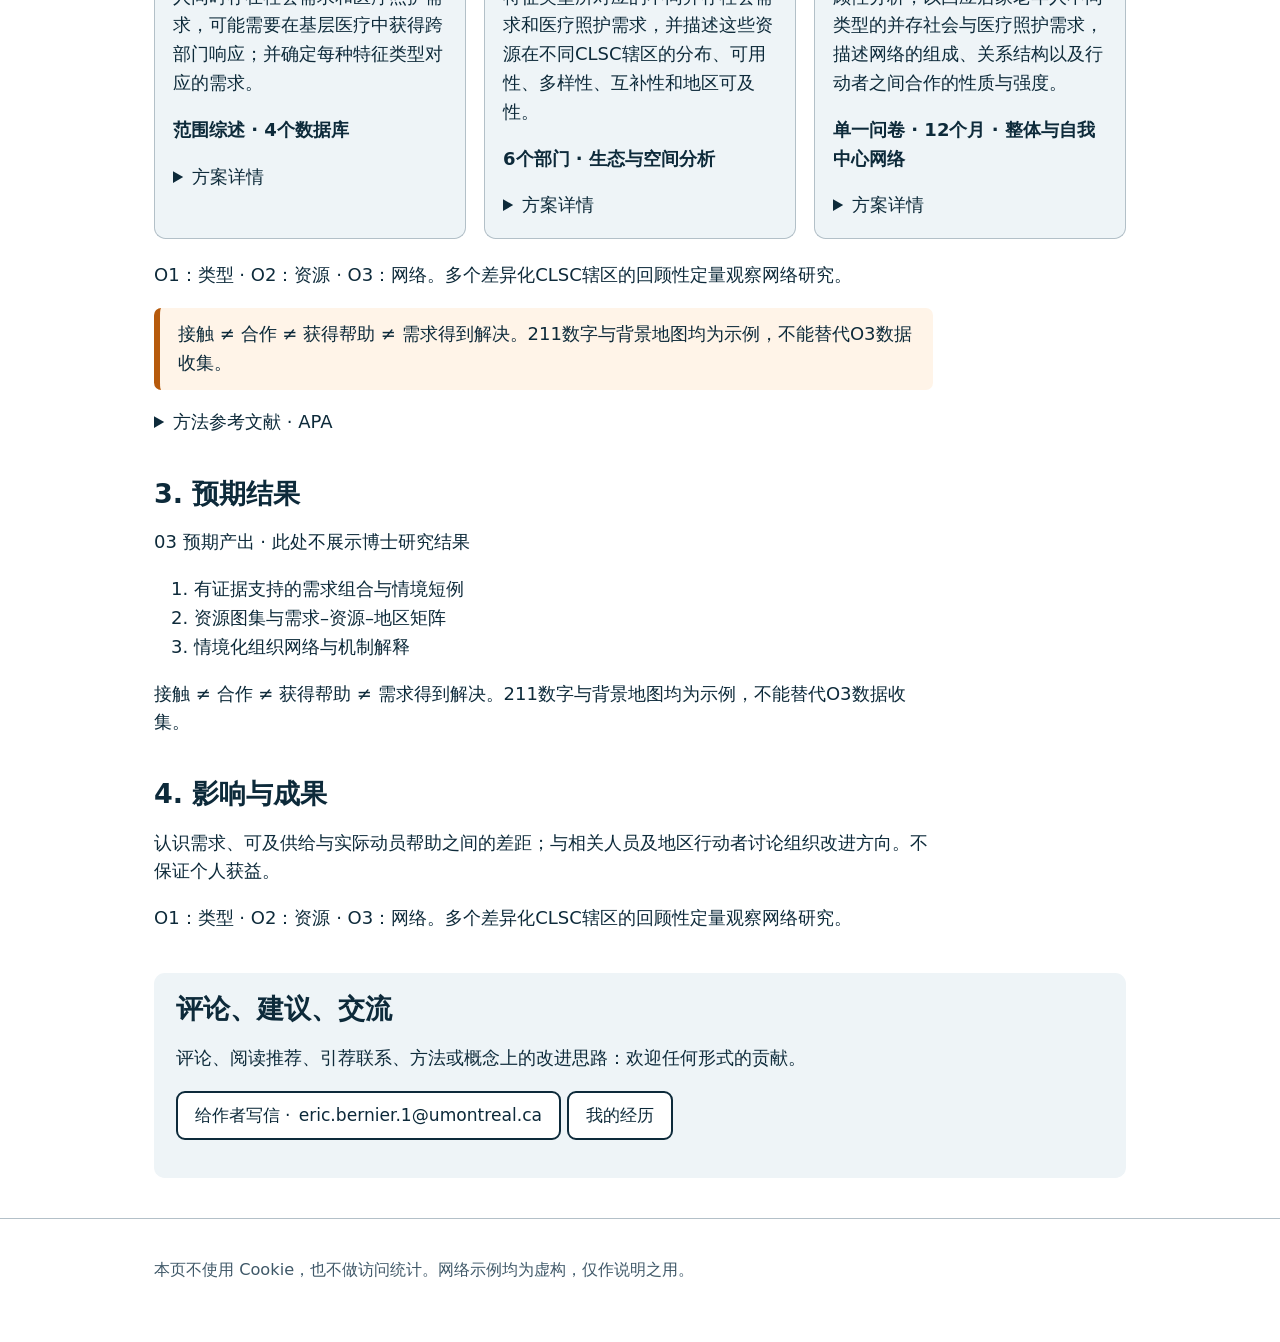
<file: zh/index.html>
<!doctype html>
<html lang="zh-Hans" data-tts="zh-CN" data-version-methodologie="2026-10-21">
<head>
<meta charset="utf-8">
<meta name="viewport" content="width=device-width, initial-scale=1">
<title>促进对居家老年人同时存在的不同社会需求和医疗照护需求的跨部门响应：人群特征类型、资源制图与网络分析。</title>
<meta name="description" content="需求画像、资源图谱与网络分析">
<link rel="alternate" hreflang="fr" href=".././">
<link rel="alternate" hreflang="en" href="../en/">
<link rel="alternate" hreflang="es" href="../es/">
<link rel="alternate" hreflang="zh-Hans" href="../zh/">
<link rel="alternate" hreflang="ar" href="../ar/">
<link rel="alternate" hreflang="atj" href="../atj/">
<link rel="alternate" hreflang="iu" href="../iu/">
<link rel="alternate" hreflang="moe" href="../innu/">
<link rel="stylesheet" href="../assets/style.css?v=e0b63c5130">
</head>
<body>
<a class="skip" href="#contenu">跳到正文</a>
<header class="top"><div class="wrap">
<p class="kicker">研究方案 · 公共卫生博士</p>
<h1>促进对居家老年人同时存在的不同社会需求和医疗照护需求的跨部门响应：人群特征类型、资源制图与网络分析。</h1>
<p class="subtitle">需求画像、资源图谱与网络分析</p>
<p class="byline">Eric Bernier，法学硕士（LL.M.）、理学硕士（M. Sc.）· 蒙特利尔大学公共卫生学院（ESPUM）公共卫生博士项目 · 由 Nadia Sourial 博士与 Géraldine Layani 博士共同指导</p>
<p class="byline"><a href="https://erjb-web.github.io/#parcours">我的经历 · erjb-web.github.io</a></p>
<nav class="versions" aria-labelledby="h-versions">
<h2 id="h-versions"><svg class="ic" viewBox="0 0 24 24" aria-hidden="true" focusable="false"><path d="M12 21 A9 9 0 1 0 12 3 A9 9 0 1 0 12 21 Z M3 12 H21 M12 3 C9.5 5.6 8.3 8.7 8.3 12 C8.3 15.3 9.5 18.4 12 21 M12 3 C14.5 5.6 15.7 8.7 15.7 12 C15.7 15.3 14.5 18.4 12 21" fill="none" stroke="currentColor" stroke-width="2" stroke-linecap="round" stroke-linejoin="round"/></svg>所有版本</h2>
<div class="row"><span class="lab" id="lab-lang">语言</span><ul class="pills" aria-labelledby="lab-lang">
<li><a href=".././" hreflang="fr" lang="fr">Français</a></li>
<li><a href="../en/" hreflang="en" lang="en">English</a></li>
<li><a href="../es/" hreflang="es" lang="es">Español</a></li>
<li><a href="../zh/" hreflang="zh-Hans" lang="zh-Hans" aria-current="page">中文</a></li>
<li><a href="../ar/" hreflang="ar" lang="ar">العربية</a></li>
<li><a href="../atj/" hreflang="atj" lang="atj">Atikamekw nehiromowin</a></li>
<li><a href="../iu/" hreflang="iu" lang="iu">ᐃᓄᒃᑎᑐᑦ</a></li>
<li><a href="../innu/" hreflang="moe" lang="moe">Innu-aimun</a></li>
</ul></div>
<div class="row"><span class="lab">无障碍</span>
<button type="button" id="daltonisme" aria-pressed="false"><svg class="ic" viewBox="0 0 24 24" aria-hidden="true" focusable="false"><path d="M2 12 C4.5 7.5 8 5.5 12 5.5 C16 5.5 19.5 7.5 22 12 C19.5 16.5 16 18.5 12 18.5 C8 18.5 4.5 16.5 2 12 Z M12 15 A3 3 0 1 0 12 9 A3 3 0 1 0 12 15 Z" fill="none" stroke="currentColor" stroke-width="2" stroke-linecap="round" stroke-linejoin="round"/></svg>色盲友好</button>
<button type="button" id="bassevision" aria-pressed="false"><svg class="ic" viewBox="0 0 24 24" aria-hidden="true" focusable="false"><path d="M10.5 17.5 A7 7 0 1 0 10.5 3.5 A7 7 0 1 0 10.5 17.5 Z M15.6 15.6 L21 21 M7.5 10.5 H13.5 M10.5 7.5 V13.5" fill="none" stroke="currentColor" stroke-width="2" stroke-linecap="round" stroke-linejoin="round"/></svg>低视力</button>
<a class="btn" href="../falc/" hreflang="fr"><span class="badge" aria-hidden="true">Aa</span>易读版（FALC，法语）</a>
<a class="btn" href="#ecouter"><svg class="ic" viewBox="0 0 24 24" aria-hidden="true" focusable="false"><path d="M4 15 V12.5 A8 8 0 0 1 20 12.5 V15 M4 14.5 H7.2 V20.5 H4 Z M20 14.5 H16.8 V20.5 H20 Z" fill="none" stroke="currentColor" stroke-width="2" stroke-linecap="round" stroke-linejoin="round"/></svg>收听</a>
</div>
<div class="row"><span class="lab">显示</span>
<button type="button" id="moins" aria-label="缩小文字">A−</button><button type="button" id="plus" aria-label="放大文字">A+</button>
<button type="button" id="contraste" aria-pressed="false">高对比度</button></div>
</nav>
</div></header>
<main id="contenu" class="wrap">
<figure id="affiche-fig"><img id="affiche" src="../img/affiche-zh.png?v=aa47c03a15" data-std="../img/affiche-zh.png?v=aa47c03a15" data-cb="../img/affiche-zh-daltonien.png?v=4af09ad596" alt="科研海报，分为四个部分：背景、方法、预期结果、影响与成果。完整描述见本页正文。" data-alt-std="科研海报，分为四个部分：背景、方法、预期结果、影响与成果。完整描述见本页正文。" data-alt-cb="色盲友好版海报：采用 Okabe-Ito 配色，网络图中每个部门使用不同的形状。完整描述见本页正文。" width="2400" height="2400">
<figcaption><a class="btn" href="../img/affiche-zh.png?v=aa47c03a15" data-std="../img/affiche-zh.png?v=aa47c03a15" data-cb="../img/affiche-zh-daltonien.png?v=4af09ad596">放大查看海报</a><a class="btn" href="../pdf/affiche-zh.pdf?v=ea10b89c0b" data-std="../pdf/affiche-zh.pdf?v=ea10b89c0b" data-cb="../pdf/affiche-zh-daltonien.pdf?v=56e56fe186">下载 PDF</a></figcaption></figure>
<section class="zoom" aria-labelledby="h-zoom"><h2 id="h-zoom">分块放大查看海报</h2>
<figure><h3>1 · 标题与作者</h3><img src="../img/zoom/zh-1.png?v=d712575b53" data-std="../img/zoom/zh-1.png?v=d712575b53" data-cb="../img/zoom/zh-daltonien-1.png?v=c65a4ba814" alt="标题与作者" loading="lazy"><figcaption><a class="btn" href="../img/zoom/zh-1.png?v=d712575b53" data-std="../img/zoom/zh-1.png?v=d712575b53" data-cb="../img/zoom/zh-daltonien-1.png?v=c65a4ba814">以原尺寸打开</a></figcaption></figure>
<figure><h3>2 · 背景：数据与概念</h3><img src="../img/zoom/zh-2.png?v=6d03d54250" data-std="../img/zoom/zh-2.png?v=6d03d54250" data-cb="../img/zoom/zh-daltonien-2.png?v=dd655e939a" alt="背景：数据与概念" loading="lazy"><figcaption><a class="btn" href="../img/zoom/zh-2.png?v=6d03d54250" data-std="../img/zoom/zh-2.png?v=6d03d54250" data-cb="../img/zoom/zh-daltonien-2.png?v=dd655e939a">以原尺寸打开</a></figcaption></figure>
<figure><h3>3 · 背景：一线服务政策</h3><img src="../img/zoom/zh-3.png?v=dcf05dbd12" data-std="../img/zoom/zh-3.png?v=dcf05dbd12" data-cb="../img/zoom/zh-daltonien-3.png?v=657c3337c9" alt="背景：一线服务政策" loading="lazy"><figcaption><a class="btn" href="../img/zoom/zh-3.png?v=dcf05dbd12" data-std="../img/zoom/zh-3.png?v=dcf05dbd12" data-cb="../img/zoom/zh-daltonien-3.png?v=657c3337c9">以原尺寸打开</a></figcaption></figure>
<figure><h3>4 · 背景：需求、资源与联系</h3><img src="../img/zoom/zh-4.png?v=130c09c909" data-std="../img/zoom/zh-4.png?v=130c09c909" data-cb="../img/zoom/zh-daltonien-4.png?v=8fa3f8986e" alt="背景：需求、资源与联系" loading="lazy"><figcaption><a class="btn" href="../img/zoom/zh-4.png?v=130c09c909" data-std="../img/zoom/zh-4.png?v=130c09c909" data-cb="../img/zoom/zh-daltonien-4.png?v=8fa3f8986e">以原尺寸打开</a></figcaption></figure>
<figure><h3>5 · 方法：需求类型与资源</h3><img src="../img/zoom/zh-5.png?v=961d506d05" data-std="../img/zoom/zh-5.png?v=961d506d05" data-cb="../img/zoom/zh-daltonien-5.png?v=d9f99dd5ba" alt="方法：需求类型与资源" loading="lazy"><figcaption><a class="btn" href="../img/zoom/zh-5.png?v=961d506d05" data-std="../img/zoom/zh-5.png?v=961d506d05" data-cb="../img/zoom/zh-daltonien-5.png?v=d9f99dd5ba">以原尺寸打开</a></figcaption></figure>
<figure><h3>6 · 方法：网络与访谈</h3><img src="../img/zoom/zh-6.png?v=dc8c5b74eb" data-std="../img/zoom/zh-6.png?v=dc8c5b74eb" data-cb="../img/zoom/zh-daltonien-6.png?v=d7512b02dc" alt="方法：网络与访谈" loading="lazy"><figcaption><a class="btn" href="../img/zoom/zh-6.png?v=dc8c5b74eb" data-std="../img/zoom/zh-6.png?v=dc8c5b74eb" data-cb="../img/zoom/zh-daltonien-6.png?v=d7512b02dc">以原尺寸打开</a></figcaption></figure>
<figure><h3>7 · 预期结果：三项成果</h3><img src="../img/zoom/zh-7.png?v=895856e7ec" data-std="../img/zoom/zh-7.png?v=895856e7ec" data-cb="../img/zoom/zh-daltonien-7.png?v=326f560432" alt="预期结果：三项成果" loading="lazy"><figcaption><a class="btn" href="../img/zoom/zh-7.png?v=895856e7ec" data-std="../img/zoom/zh-7.png?v=895856e7ec" data-cb="../img/zoom/zh-daltonien-7.png?v=326f560432">以原尺寸打开</a></figcaption></figure>
<figure><h3>8 · 影响与成果、二维码</h3><img src="../img/zoom/zh-8.png?v=509b49bf71" data-std="../img/zoom/zh-8.png?v=509b49bf71" data-cb="../img/zoom/zh-daltonien-8.png?v=509b49bf71" alt="影响与成果、二维码" loading="lazy"><figcaption><a class="btn" href="../img/zoom/zh-8.png?v=509b49bf71" data-std="../img/zoom/zh-8.png?v=509b49bf71" data-cb="../img/zoom/zh-daltonien-8.png?v=509b49bf71">以原尺寸打开</a></figcaption></figure>
</section>
<section class="listen" aria-labelledby="ecouter"><h2 id="ecouter">收听海报讲解</h2><p data-say="使用设备语音收听更新后的文本。本次修订不使用旧录音。">使用设备语音收听更新后的文本。本次修订不使用旧录音。</p>
<p id="no-voice" class="note hidden">此语言暂无音频版本。</p>
<p><button type="button" class="tts primary btn" data-speak="all">用设备语音朗读</button> <button type="button" id="stop" class="tts hidden">停止朗读</button></p>
</section>
<section class="text" id="intro" aria-labelledby="h-intro"><h2 id="h-intro">引言</h2>
<p class="say"><button type="button" class="tts" data-speak="intro">收听本节</button></p>
<p data-say="大家好，我叫 Eric Bernier。我是蒙特利尔大学公共卫生学院的公共卫生博士研究生，由 Nadia Sourial 博士和 Géraldine Layani 博士共同指导。">大家好，我叫 Eric Bernier。我是蒙特利尔大学公共卫生学院的公共卫生博士研究生，由 Nadia Sourial 博士和 Géraldine Layani 博士共同指导。</p>
<p data-say="研究题目：促进对居家老年人同时存在的不同社会需求和医疗照护需求的跨部门响应：人群特征类型、资源制图与网络分析。">研究题目：促进对居家老年人同时存在的不同社会需求和医疗照护需求的跨部门响应：人群特征类型、资源制图与网络分析。</p>
<p data-say="这一版本分四个部分介绍海报：背景、方法、预期结果，以及影响与成果。">这一版本分四个部分介绍海报：背景、方法、预期结果，以及影响与成果。</p>
</section>
<section class="text" id="contexte" aria-labelledby="h-contexte"><h2 id="h-contexte">1. 背景</h2><p data-say="居家老年人，同时存在社会需求和医疗照护需求，可能需要基层医疗中的跨部门响应。">居家老年人，同时存在社会需求和医疗照护需求，可能需要基层医疗中的跨部门响应。</p><p data-say="出行、饮食、社会孤立与住房：同一个人可能有多种需求。服务的存在并不证明服务已被动员，也不证明回应适当。">出行、饮食、社会孤立与住房：同一个人可能有多种需求。服务的存在并不证明服务已被动员，也不证明回应适当。</p><p data-say="如何组织跨部门响应，以满足居家老年人不同特征类型同时存在的社会需求和医疗照护需求？">如何组织跨部门响应，以满足居家老年人不同特征类型同时存在的社会需求和医疗照护需求？</p></section>
<section class="text" id="objectifs-recherche"><h2>研究问题与具体目标</h2><p data-say="如何组织跨部门响应，以满足居家老年人不同特征类型同时存在的社会需求和医疗照护需求？">如何组织跨部门响应，以满足居家老年人不同特征类型同时存在的社会需求和医疗照护需求？</p><ol><li><strong>O1.</strong> 识别居家老年人的不同特征类型：这些人同时存在社会需求和医疗照护需求，可能需要在基层医疗中获得跨部门响应。</li><li><strong>O2.</strong> 绘制可能在基层医疗中动员、以满足居家老年人不同特征类型同时存在的社会需求和医疗照护需求的地区资源，并描述其可用性、多样性、互补性和可及性的地区差异。</li><li><strong>O3.</strong> 分析基层医疗中为满足居家老年人不同特征类型同时存在的社会需求和医疗照护需求而在地区内动员的跨部门网络的组织配置，以描述其运作方式。</li></ol></section><section class="text" id="methodes" aria-labelledby="h-methodes"><h2 id="h-methodes">2. 方法</h2><p class="statut-protocole" data-say="暂定方案 · 研究地点、合作关系与授权有待确认">暂定方案 · 研究地点、合作关系与授权有待确认</p><div class="methodes-cartes"><article><h3>方法目标 1</h3><p class="methodo-formulation-officielle" data-say="开展科学文献综述，以识别和描述居家老年人的不同特征类型：这些人同时存在社会需求和医疗照护需求，可能需要在基层医疗中获得跨部门响应；并确定每种特征类型对应的需求。">开展科学文献综述，以识别和描述居家老年人的不同特征类型：这些人同时存在社会需求和医疗照护需求，可能需要在基层医疗中获得跨部门响应；并确定每种特征类型对应的需求。</p><p class="methode-repere" data-say="范围综述 · 4个数据库">范围综述 · 4个数据库</p><details><summary>方案详情</summary><ol><li data-say="系统检索、明确纳入标准，由两名评审者独立筛选。">系统检索、明确纳入标准，由两名评审者独立筛选。</li><li data-say="人群、基层医疗背景、社会与医疗照护需求、定义、测量工具、同一个体中的并存情况及已报告的特征类型。">人群、基层医疗背景、社会与医疗照护需求、定义、测量工具、同一个体中的并存情况及已报告的特征类型。</li><li data-say="依照JBI开展范围综述，按PRISMA-ScR报告；描述性综合定义、相关需求和已有证据支持的组合。">依照JBI开展范围综述，按PRISMA-ScR报告；描述性综合定义、相关需求和已有证据支持的组合。</li></ol></details></article><article><h3>方法目标 2</h3><p class="methodo-formulation-officielle" data-say="对基层医疗中可动员的资源开展制图与空间研究，以回应居家老年人特征类型所对应的不同并存社会需求和医疗照护需求，并描述这些资源在不同CLSC辖区的分布、可用性、多样性、互补性和地区可及性。">对基层医疗中可动员的资源开展制图与空间研究，以回应居家老年人特征类型所对应的不同并存社会需求和医疗照护需求，并描述这些资源在不同CLSC辖区的分布、可用性、多样性、互补性和地区可及性。</p><p class="methode-repere" data-say="6个部门 · 生态与空间分析">6个部门 · 生态与空间分析</p><details><summary>方案详情</summary><ol><li data-say="在选定来源中系统识别合格资源，明确纳入和去重规则。">在选定来源中系统识别合格资源，明确纳入和去重规则。</li><li data-say="位置、部门、需求领域、有记录的可用性、获取条件、资格、时段和已知容量。">位置、部门、需求领域、有记录的可用性、获取条件、资格、时段和已知容量。</li><li data-say="在R和QGIS中开展制图与空间研究，描述分布、可用性、多样性、互补性和地区可及性。">在R和QGIS中开展制图与空间研究，描述分布、可用性、多样性、互补性和地区可及性。</li></ol></details></article><article><h3>方法目标 3</h3><p class="methodo-formulation-officielle" data-say="开展从多个CLSC辖区出发、在基层医疗中动员的跨部门社会网络回顾性分析，以回应居家老年人不同类型的并存社会与医疗照护需求，描述网络的组成、关系结构以及行动者之间合作的性质与强度。">开展从多个CLSC辖区出发、在基层医疗中动员的跨部门社会网络回顾性分析，以回应居家老年人不同类型的并存社会与医疗照护需求，描述网络的组成、关系结构以及行动者之间合作的性质与强度。</p><p class="methode-repere" data-say="单一问卷 · 12个月 · 整体与自我中心网络">单一问卷 · 12个月 · 整体与自我中心网络</p><details><summary>方案详情</summary><ol><li data-say="一次性关系问卷，回顾过去12个月；辅以少量开放题，不另行开展访谈。.">一次性关系问卷，回顾过去12个月；辅以少量开放题，不另行开展访谈。.</li><li data-say="收集各辖区界定范围内所有组织间的关系，依据覆盖程度分析组成、结构与运作。">收集各辖区界定范围内所有组织间的关系，依据覆盖程度分析组成、结构与运作。</li><li data-say="以包括CLSC在内的组织或团队为中心，分析规模、多样性及ego–alter关系；alter–alter关系须专门采集。">以包括CLSC在内的组织或团队为中心，分析规模、多样性及ego–alter关系；alter–alter关系须专门采集。</li></ol></details></article></div><p data-say="O1：类型 · O2：资源 · O3：网络。多个差异化CLSC辖区的回顾性定量观察网络研究。">O1：类型 · O2：资源 · O3：网络。多个差异化CLSC辖区的回顾性定量观察网络研究。</p><p class="prelim" data-say="接触 ≠ 合作 ≠ 获得帮助 ≠ 需求得到解决。211数字与背景地图均为示例，不能替代O3数据收集。">接触 ≠ 合作 ≠ 获得帮助 ≠ 需求得到解决。211数字与背景地图均为示例，不能替代O3数据收集。</p><details class="sources-ars"><summary>方法参考文献 · APA</summary><p>Brewster, A. L., Tan, A. X., &amp; Yuan, C. T. (2019). Development and application of a survey instrument to measure collaboration among health care and social services organizations. <i>Health Services Research, 54</i>(6), 1246–1254. <a href="https://doi.org/10.1111/1475-6773.13206">https://doi.org/10.1111/1475-6773.13206</a></p><p>Agency for Healthcare Research and Quality. (2014). Chapter 4: Emerging trends in care coordination measurement. In <i>Care coordination measures atlas update</i>. <a href="https://www.ahrq.gov/ncepcr/care/coordination/atlas/chapter4.html">AHRQ</a></p></details></section>
<section class="text" id="resultats" aria-labelledby="h-resultats"><h2 id="h-resultats">3. 预期结果</h2><p data-say="03  预期产出 · 此处不展示博士研究结果">03  预期产出 · 此处不展示博士研究结果</p><ol><li data-say="有证据支持的需求组合与情境短例">有证据支持的需求组合与情境短例</li><li data-say="资源图集与需求–资源–地区矩阵">资源图集与需求–资源–地区矩阵</li><li data-say="情境化组织网络与机制解释">情境化组织网络与机制解释</li></ol><p data-say="接触 ≠ 合作 ≠ 获得帮助 ≠ 需求得到解决。211数字与背景地图均为示例，不能替代O3数据收集。">接触 ≠ 合作 ≠ 获得帮助 ≠ 需求得到解决。211数字与背景地图均为示例，不能替代O3数据收集。</p></section>
<section class="text" id="impacts" aria-labelledby="h-impacts"><h2 id="h-impacts">4. 影响与成果</h2><p data-say="认识需求、可及供给与实际动员帮助之间的差距；与相关人员及地区行动者讨论组织改进方向。不保证个人获益。">认识需求、可及供给与实际动员帮助之间的差距；与相关人员及地区行动者讨论组织改进方向。不保证个人获益。</p><p data-say="O1：类型 · O2：资源 · O3：网络。多个差异化CLSC辖区的回顾性定量观察网络研究。">O1：类型 · O2：资源 · O3：网络。多个差异化CLSC辖区的回顾性定量观察网络研究。</p></section>
<section class="listen" aria-labelledby="contact"><h2 id="contact">评论、建议、交流</h2><p>评论、阅读推荐、引荐联系、方法或概念上的改进思路：欢迎任何形式的贡献。</p><p>
<a class="btn" href="mailto:eric.bernier.1@umontreal.ca">给作者写信 · <span dir="ltr">eric.bernier.1@umontreal.ca</span></a> <a class="btn" href="https://erjb-web.github.io/#parcours">我的经历</a></p></section>
</main>
<footer><div class="wrap"><p>本页不使用 Cookie，也不做访问统计。网络示例均为虚构，仅作说明之用。</p></div></footer>
<script src="../assets/app.js?v=f458c722fc"></script>
</body>
</html>
</file>
<file: assets/style.css>
:root{
  --ink:#0D2A3A; --muted:#3F5868; --blue:#0767A8; --teal:#0B7F7D; --orange:#B65A0C; --bg:#FFFFFF; --soft:#EEF4F7; --line:#B3C0C8;
  --focus:#D55E00; --accent:#0879BE;
}
html.contrast, html.lv{ --ink:#000000; --muted:#000000; --blue:#00376B; --teal:#00403F; --orange:#7A3A00; --bg:#FFFFFF; --soft:#FFFFFF; --line:#000000; --accent:#00376B; }
html{ font-size:112.5%; }
html.t1{ font-size:125%; } html.t2{ font-size:143.75%; } html.t3{ font-size:162.5%; }
html.lv{ font-size:175%; } html.lv.t1{ font-size:200%; } html.lv.t2{ font-size:225%; } html.lv.t3{ font-size:250%; }
*{ box-sizing:border-box; }
body{ margin:0; background:var(--bg); color:var(--ink); font-family:"Segoe UI",system-ui,-apple-system,Roboto,"Helvetica Neue",Arial,"Microsoft YaHei","PingFang SC","Noto Sans SC","Noto Sans Arabic","Gadugi","Euphemia UCAS","Noto Sans Canadian Aboriginal",sans-serif; line-height:1.6; }
html.lv body{ line-height:1.75; letter-spacing:.02em; word-spacing:.08em; }
a{ color:var(--blue); text-underline-offset:.15em; }
a:hover{ text-decoration-thickness:.15em; }
:focus-visible{ outline:.2rem solid var(--focus); outline-offset:.15rem; }
html.lv :focus-visible{ outline-width:.3rem; }
.skip{ position:absolute; top:0; inset-inline-start:0; width:1px; height:1px; overflow:hidden; clip-path:inset(50%); white-space:nowrap; background:var(--ink); color:#fff; padding:0; z-index:10; }
.skip:focus{ width:auto; height:auto; clip-path:none; padding:.6rem 1rem; top:1rem; inset-inline-start:1rem; }
.wrap{ max-width:56rem; margin:0 auto; padding:0 1rem; }
html.lv .wrap{ max-width:none; }
header.top{ padding:1.6rem 0 .6rem; }
.kicker{ text-transform:uppercase; letter-spacing:.12em; font-weight:700; font-size:.8rem; color:var(--blue); margin:0 0 .4rem; }
h1{ font-size:clamp(1.6rem,4.5vw,2.4rem); line-height:1.15; margin:0 0 .5rem; letter-spacing:-.01em; }
.subtitle{ font-size:1.15rem; color:var(--blue); margin:0 0 .8rem; }
.byline{ color:var(--muted); margin:0 0 .3rem; }
.versions{ border:2px solid var(--line); border-radius:.8rem; padding:.9rem 1rem; margin:.8rem 0 1.4rem; background:var(--soft); }
.versions h2{ font-size:1.05rem; margin:0 0 .6rem; display:flex; align-items:center; gap:.45rem; }
.row{ display:flex; flex-wrap:wrap; align-items:center; gap:.45rem .5rem; margin:.45rem 0; }
.row .lab{ font-weight:700; min-width:7.5rem; }
.pills{ display:flex; flex-wrap:wrap; gap:.45rem; list-style:none; margin:0; padding:0; }
.pills a{ display:inline-flex; align-items:center; min-height:2.75rem; padding:.35rem .95rem; border:2px solid var(--blue); border-radius:999px; text-decoration:none; font-weight:700; color:var(--ink); background:var(--bg); }
.pills a[aria-current="page"]{ background:var(--blue); color:#fff; }
button,.btn{ font:inherit; font-size:.95rem; min-height:2.75rem; padding:.45rem .95rem; border-radius:.5rem; border:2px solid var(--ink); background:var(--bg); color:var(--ink); cursor:pointer; text-decoration:none; display:inline-flex; align-items:center; gap:.45rem; }
button[aria-pressed="true"]{ background:var(--ink); color:var(--bg); }
.btn.primary{ background:var(--ink); color:#fff; }
.ic{ width:1.35em; height:1.35em; flex:none; }
.badge{ display:inline-flex; align-items:center; justify-content:center; font-weight:800; font-size:.75em; background:var(--blue); color:#fff; border-radius:.3rem; padding:.05rem .3rem; }
figure{ margin:0 0 1rem; }
figure img{ width:100%; height:auto; display:block; border:1px solid var(--line); border-radius:.4rem; background:#fff; }
figcaption{ display:flex; flex-wrap:wrap; gap:.6rem; margin-top:.7rem; }
.zoom{ display:none; }
html.lv .zoom{ display:block; }
html.lv #affiche-fig{ display:none; }
.zoom figure{ margin:0 0 2rem; }
.zoom h3{ font-size:1.1rem; margin:0 0 .5rem; }
section{ margin:2.2rem 0; }
h2{ font-size:1.5rem; line-height:1.25; margin:0 0 .7rem; }
.listen{ background:var(--soft); border-radius:.6rem; padding:1.1rem 1.2rem; }
.listen ol{ padding-inline-start:1.2rem; margin:.6rem 0 0; }
.listen li{ margin:.7rem 0; }
.listen audio{ width:100%; margin-top:.3rem; }
.note{ color:var(--muted); font-size:.95rem; }
.prelim{ border-inline-start:.35rem solid var(--orange); background:#FFF4E8; padding:.7rem 1rem; border-radius:.4rem; }
.text p{ max-width:68ch; }
html.lv .text p{ max-width:40ch; }
.say{ margin:.2rem 0 .8rem; }
footer{ border-top:1px solid var(--line); padding:1.2rem 0 2.4rem; color:var(--muted); font-size:.9rem; }
.hidden{ display:none !important; }
/* page FALC */
.falc{ font-size:1.2rem; line-height:1.7; }
.falc p{ margin:.35rem 0; max-width:42ch; }
.falc .bloc{ display:grid; grid-template-columns:4.5rem 1fr; gap:1rem; align-items:start; padding:1.1rem 0; border-top:2px solid var(--line); }
.falc .bloc > .pi{ width:4.5rem; height:4.5rem; border-radius:1rem; background:var(--soft); color:var(--blue); display:flex; align-items:center; justify-content:center; }
.falc .bloc > .pi .ic{ width:3rem; height:3rem; }
.falc h2{ font-size:1.45rem; margin:.1rem 0 .4rem; }
.mp{ width:4.5rem; height:4.5rem; border-radius:50%; background:#E27A1B; color:#fff; font-weight:800; font-size:1.5rem; display:flex; align-items:center; justify-content:center; }
.cartes{ display:grid; grid-template-columns:repeat(auto-fill,minmax(8.2rem,1fr)); gap:.7rem; list-style:none; padding:0; margin:1rem 0 .4rem; }
.cartes li{ border:2px solid var(--line); border-radius:.8rem; padding:.7rem .5rem; text-align:center; font-weight:700; font-size:1rem; line-height:1.3; background:#fff; }
.cartes li .ic{ width:2.6rem; height:2.6rem; display:block; margin:0 auto .4rem; color:var(--blue); }
.cartes li.oui{ border:4px solid #E27A1B; background:#FFF4E8; }
.cartes li.oui .ic{ color:#B65A0C; }
.etapes{ list-style:none; padding:0; margin:.6rem 0; counter-reset:n; }
.etapes li{ display:grid; grid-template-columns:3rem 3rem 1fr; gap:.7rem; align-items:start; margin:1rem 0; }
.etapes .num{ width:3rem; height:3rem; border-radius:50%; background:var(--ink); color:#fff; font-weight:800; font-size:1.3rem; display:flex; align-items:center; justify-content:center; }
.etapes .ic{ width:3rem; height:3rem; color:var(--teal); }
.mots{ background:var(--soft); border-radius:.8rem; padding:1rem 1.2rem; margin:1.4rem 0; }
.mots dt{ font-weight:800; margin-top:.5rem; }
.mots dd{ margin:0 0 .3rem; }
@media (max-width:30rem){ .falc .bloc{ grid-template-columns:1fr; } .etapes li{ grid-template-columns:3rem 1fr; } .etapes .ic{ display:none; } }
@media (prefers-reduced-motion: reduce){ *{ scroll-behavior:auto !important; transition:none !important; } }
/* Les trois objectifs partagent une même hiérarchie, y compris en basse vision. */
.methodes-cartes{display:grid;grid-template-columns:repeat(3,minmax(0,1fr));gap:1rem;margin:1.2rem 0}
.methodes-cartes article{min-width:0;padding:1rem;border:1px solid var(--line);border-top:4px solid var(--blue);border-radius:.65rem;background:var(--soft)}
.methodes-cartes article:nth-child(2){border-top-color:var(--teal)}
.methodes-cartes article:nth-child(3){border-top-color:var(--green)}
.methodes-cartes h3{font-size:1.25rem;line-height:1.35;margin:0 0 .6rem}
.methodes-cartes p{max-width:none}
.methodes-cartes ol{padding-inline-start:1.3rem;margin:.8rem 0 0}
.methodes-cartes li{margin:.75rem 0;line-height:1.6}
.methode-repere,.statut-protocole{font-weight:700}
@media(max-width:65rem){.methodes-cartes{grid-template-columns:1fr}}
html.lv .methodes-cartes{grid-template-columns:1fr}
</file>
